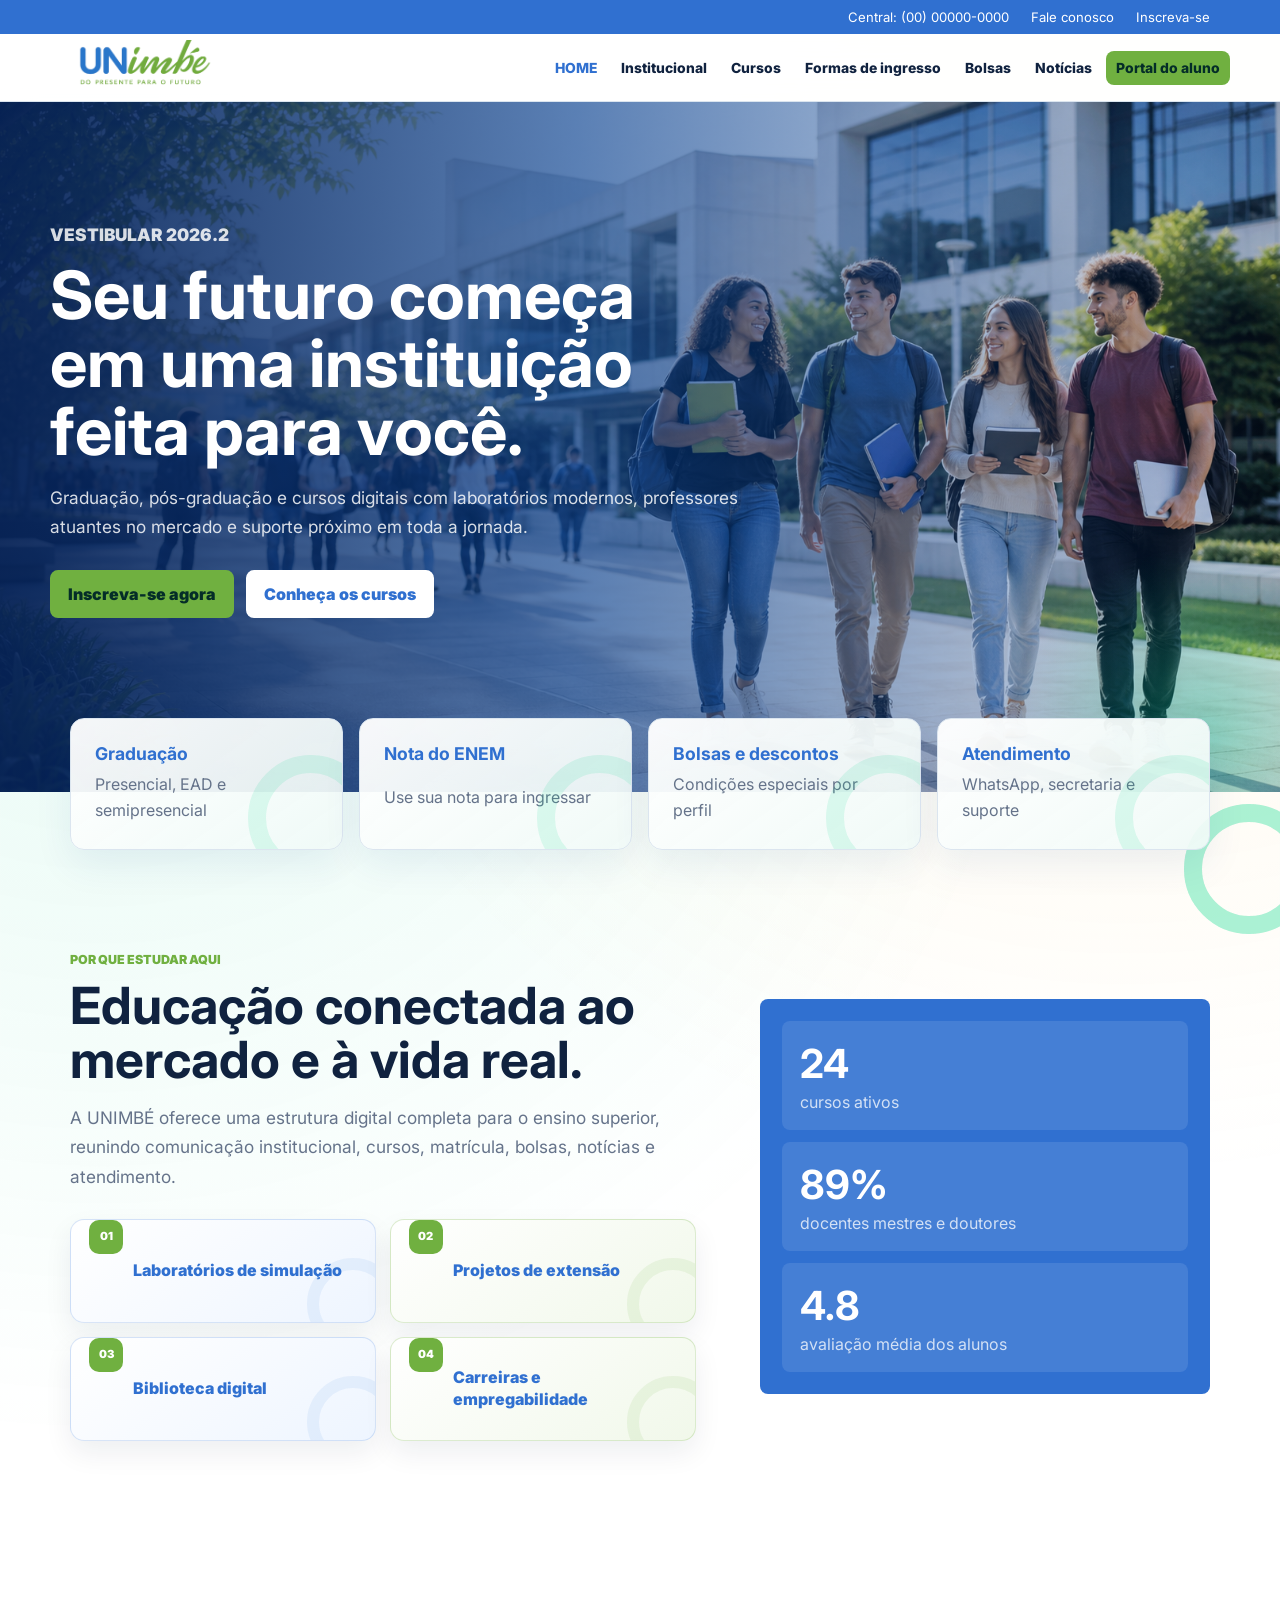
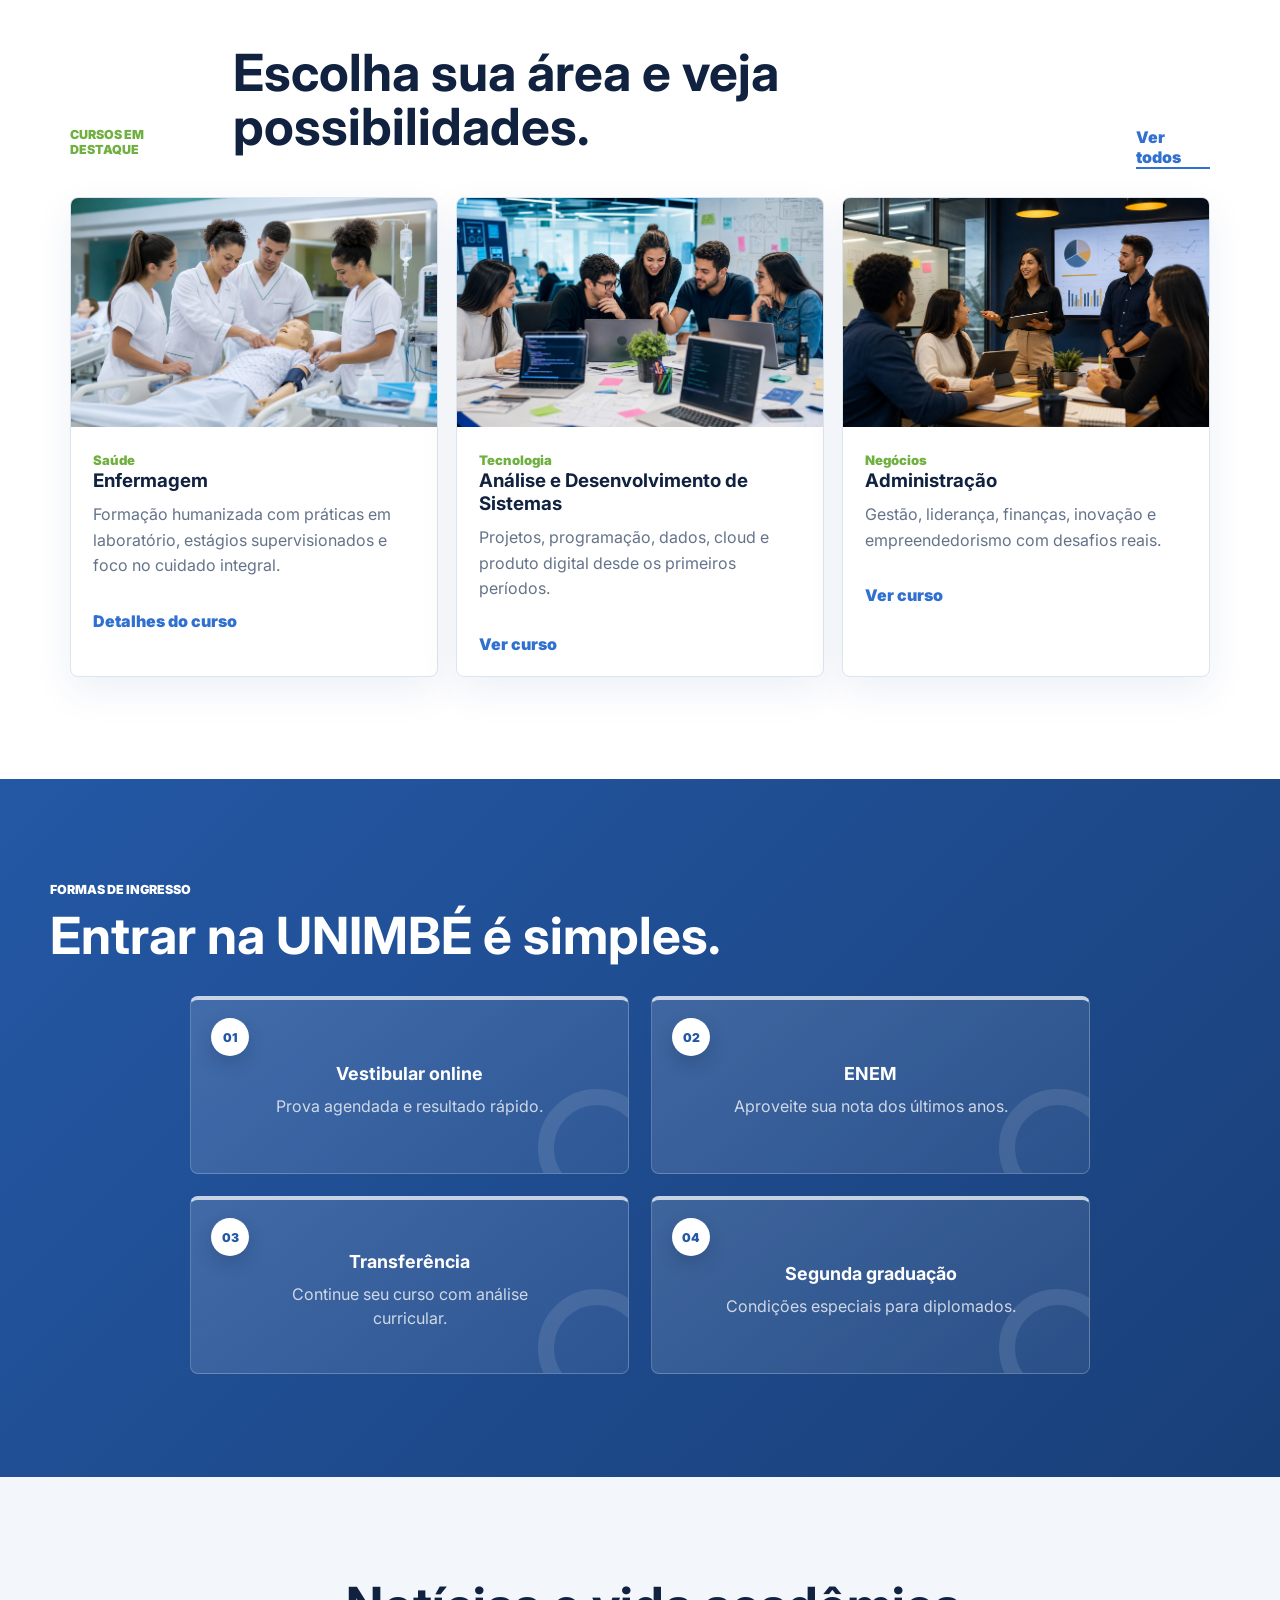
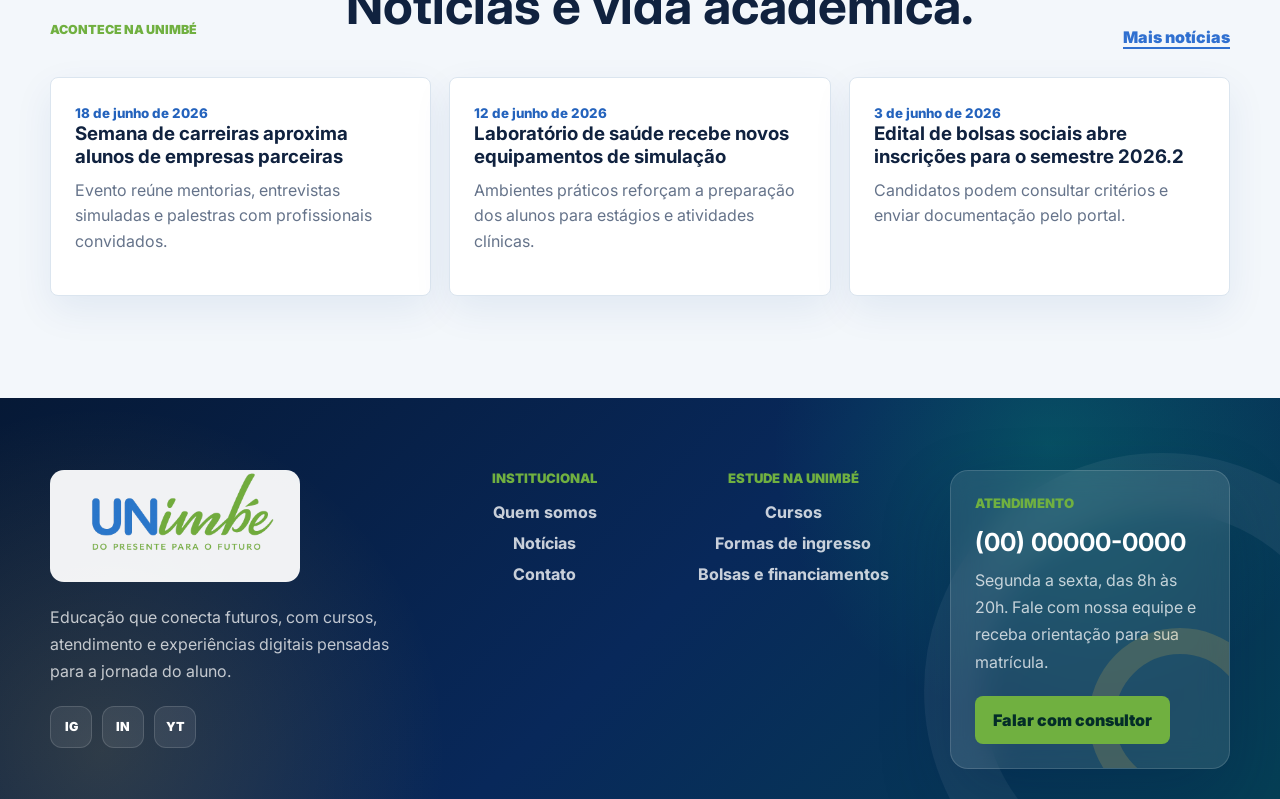
<file: index.html>
﻿<!doctype html>
<html lang="pt-BR">
  <head>
    <meta charset="utf-8">
    <meta name="viewport" content="width=device-width, initial-scale=1">
    <meta name="description" content="Site da UNIMBÉ, uma instituição de ensino superior moderna.">
    <title>UNIMBÉ | Ensino Superior</title>
    <link rel="preconnect" href="https://fonts.googleapis.com">
    <link rel="preconnect" href="https://fonts.gstatic.com" crossorigin>
    <link href="https://fonts.googleapis.com/css2?family=Inter:wght@400;500;600;700;800;900&display=swap" rel="stylesheet">
    <link rel="stylesheet" href="assets/styles.css">
  </head>
  <body>
<header class="topbar">
      <div class="topbar-inner">
        <span>Central: (00) 00000-0000</span>
        <a href="contato.html">Fale conosco</a>
        <a href="ingresso.html">Inscreva-se</a>
      </div>
    </header>

    <nav class="site-nav" data-nav-wrap>
      <a class="brand" href="index.html" aria-label="UNIMBÉ">
        <img class="brand-logo" src="assets/logo-unimbe.png" alt="UNIMBÉ">
        <span>
          <strong>UNIMBÉ</strong>
          <small>Educação que conecta futuros</small>
        </span>
      </a>
      <button class="menu-toggle" type="button" data-menu-toggle aria-label="Abrir menu" aria-expanded="false">
        <span></span><span></span>
      </button>
      <div class="nav-links" data-nav>
        <a class="current-page" href="index.html" aria-current="page">HOME</a>
        <div class="nav-dropdown institutional-menu"><button class="nav-trigger" type="button">Institucional</button><div class="nav-submenu"><a href="sobre.html"><span aria-hidden="true">›</span> Quem somos</a><a href="cpa.html"><span aria-hidden="true">›</span> CPA</a><a href="nap.html"><span aria-hidden="true">›</span> NAP</a></div></div>
        <div class="nav-dropdown"><a class="courses-link" href="cursos.html">Cursos</a><div class="nav-submenu"><a href="curso-enfermagem.html"><span aria-hidden="true">›</span> Enfermagem</a></div></div>
        <a href="ingresso.html">Formas de ingresso</a>
        <a href="bolsas.html">Bolsas</a>
        <a href="noticias.html">Notícias</a>
        <a class="portal-link" href="contato.html">Portal do aluno</a>
      </div>
    </nav>

    <main>
      <section class="hero">
        <img src="assets/campus-hero.png" alt="Estudantes caminhando em um campus universitário moderno">
        <div class="hero-overlay">
          <p class="eyebrow">Vestibular 2026.2</p>
          <h1 data-hero-title>Seu futuro começa em uma instituição feita para você.</h1>
          <p data-hero-description>Graduação, pós-graduação e cursos digitais com laboratórios modernos, professores atuantes no mercado e suporte próximo em toda a jornada.</p>
          <div class="hero-actions" data-hero-actions>
            <a class="btn primary" href="ingresso.html">Inscreva-se agora</a>
            <a class="btn light" href="cursos.html">Conheça os cursos</a>
          </div>
        </div>
      </section>

      <section class="quick-access" aria-label="Acessos rápidos">
        <a href="cursos.html">
          <strong>Graduação</strong>
          <span>Presencial, EAD e semipresencial</span>
        </a>
        <a href="ingresso.html">
          <strong>Nota do ENEM</strong>
          <span>Use sua nota para ingressar</span>
        </a>
        <a href="bolsas.html">
          <strong>Bolsas e descontos</strong>
          <span>Condições especiais por perfil</span>
        </a>
        <a href="contato.html">
          <strong>Atendimento</strong>
          <span>WhatsApp, secretaria e suporte</span>
        </a>
      </section>

      <section class="section split">
        <div>
          <p class="eyebrow">Por que estudar aqui</p>
          <h2>Educação conectada ao mercado e à vida real.</h2>
          <p class="lead">A UNIMBÉ oferece uma estrutura digital completa para o ensino superior, reunindo comunicação institucional, cursos, matrícula, bolsas, notícias e atendimento.</p>
          <div class="feature-list">
            <span>Laboratórios de simulação</span>
            <span>Projetos de extensão</span>
            <span>Biblioteca digital</span>
            <span>Carreiras e empregabilidade</span>
          </div>
        </div>
        <div class="stats-panel">
          <div><strong>24</strong><span>cursos ativos</span></div>
          <div><strong>89%</strong><span>docentes mestres e doutores</span></div>
          <div><strong>4.8</strong><span>avaliação média dos alunos</span></div>
        </div>
      </section>

      <section class="section courses-highlight">
        <div class="section-head">
          <p class="eyebrow">Cursos em destaque</p>
          <h2>Escolha sua área e veja possibilidades.</h2>
          <a href="cursos.html">Ver todos</a>
        </div>
        <div class="course-grid">
          <article class="course-card">
            <img src="assets/curso-enfermagem-card.png" alt="Estudantes de Enfermagem em laboratório de simulação">
            <div>
              <span>Saúde</span>
              <h3>Enfermagem</h3>
              <p>Formação humanizada com práticas em laboratório, estágios supervisionados e foco no cuidado integral.</p>
              <a href="curso-enfermagem.html">Detalhes do curso</a>
            </div>
          </article>
          <article class="course-card">
            <img src="assets/curso-sistemas-card.png" alt="Estudantes de tecnologia desenvolvendo um projeto em computadores">
            <div>
              <span>Tecnologia</span>
              <h3>Análise e Desenvolvimento de Sistemas</h3>
              <p>Projetos, programação, dados, cloud e produto digital desde os primeiros períodos.</p>
              <a href="cursos.html">Ver curso</a>
            </div>
          </article>
          <article class="course-card">
            <img src="assets/curso-administracao-card.png" alt="Estudantes de Administração apresentando um projeto de negócios">
            <div>
              <span>Negócios</span>
              <h3>Administração</h3>
              <p>Gestão, liderança, finanças, inovação e empreendedorismo com desafios reais.</p>
              <a href="cursos.html">Ver curso</a>
            </div>
          </article>
        </div>
      </section>

      <section class="section admission-band">
        <div>
          <p class="eyebrow">Formas de ingresso</p>
          <h2>Entrar na UNIMBÉ é simples.</h2>
        </div>
        <div class="admission-grid">
          <article><strong>Vestibular online</strong><span>Prova agendada e resultado rápido.</span></article>
          <article><strong>ENEM</strong><span>Aproveite sua nota dos últimos anos.</span></article>
          <article><strong>Transferência</strong><span>Continue seu curso com análise curricular.</span></article>
          <article><strong>Segunda graduação</strong><span>Condições especiais para diplomados.</span></article>
        </div>
      </section>

      <section class="section news-preview">
        <div class="section-head">
          <p class="eyebrow">Acontece na UNIMBÉ</p>
          <h2>Notícias e vida acadêmica.</h2>
          <a href="noticias.html">Mais notícias</a>
        </div>
        <div class="news-grid">
          <article>
            <small>18 de junho de 2026</small>
            <h3>Semana de carreiras aproxima alunos de empresas parceiras</h3>
            <p>Evento reúne mentorias, entrevistas simuladas e palestras com profissionais convidados.</p>
          </article>
          <article>
            <small>12 de junho de 2026</small>
            <h3>Laboratório de saúde recebe novos equipamentos de simulação</h3>
            <p>Ambientes práticos reforçam a preparação dos alunos para estágios e atividades clínicas.</p>
          </article>
          <article>
            <small>3 de junho de 2026</small>
            <h3>Edital de bolsas sociais abre inscrições para o semestre 2026.2</h3>
            <p>Candidatos podem consultar critérios e enviar documentação pelo portal.</p>
          </article>
        </div>
      </section>
    </main>

        <footer class="footer">
      <div class="footer-main">
        <div class="footer-brand-block">
          <img src="assets/logo-unimbe.png" alt="UNIMBÉ">
          <p>Educação que conecta futuros, com cursos, atendimento e experiências digitais pensadas para a jornada do aluno.</p>
          <div class="footer-social" aria-label="Redes sociais">
            <a href="contato.html" aria-label="Instagram">IG</a>
            <a href="contato.html" aria-label="LinkedIn">IN</a>
            <a href="contato.html" aria-label="YouTube">YT</a>
          </div>
        </div>

        <div class="footer-links">
          <strong>Institucional</strong>
          <a href="sobre.html">Quem somos</a>
          <a href="noticias.html">Notícias</a>
          <a href="contato.html">Contato</a>
        </div>

        <div class="footer-links">
          <strong>Estude na UNIMBÉ</strong>
          <a href="cursos.html">Cursos</a>
          <a href="ingresso.html">Formas de ingresso</a>
          <a href="bolsas.html">Bolsas e financiamentos</a>
        </div>

        <div class="footer-contact-card">
          <span>Atendimento</span>
          <strong>(00) 00000-0000</strong>
          <p>Segunda a sexta, das 8h às 20h. Fale com nossa equipe e receba orientação para sua matrícula.</p>
          <a class="btn primary" href="contato.html">Falar com consultor</a>
        </div>
      </div>

    </footer>
    <script src="assets/app.js"></script>
  </body>
</html>
</file>
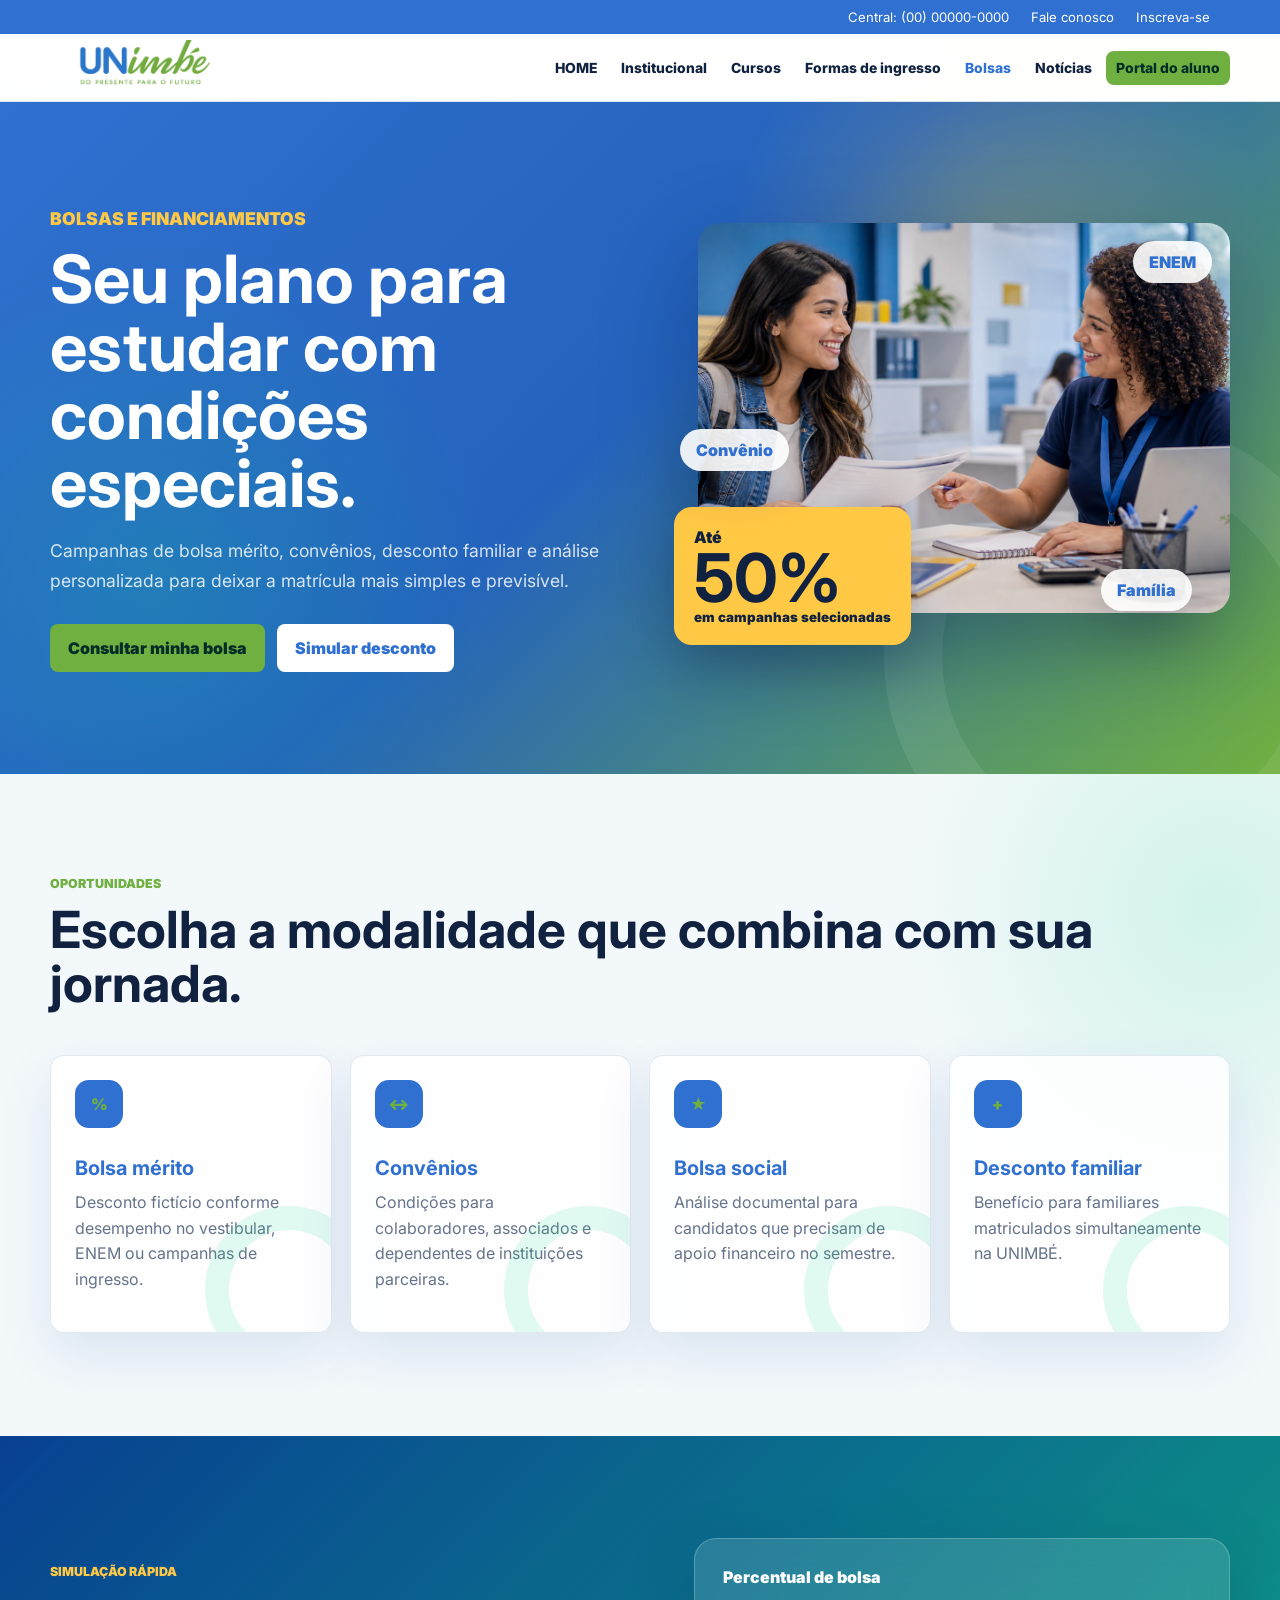
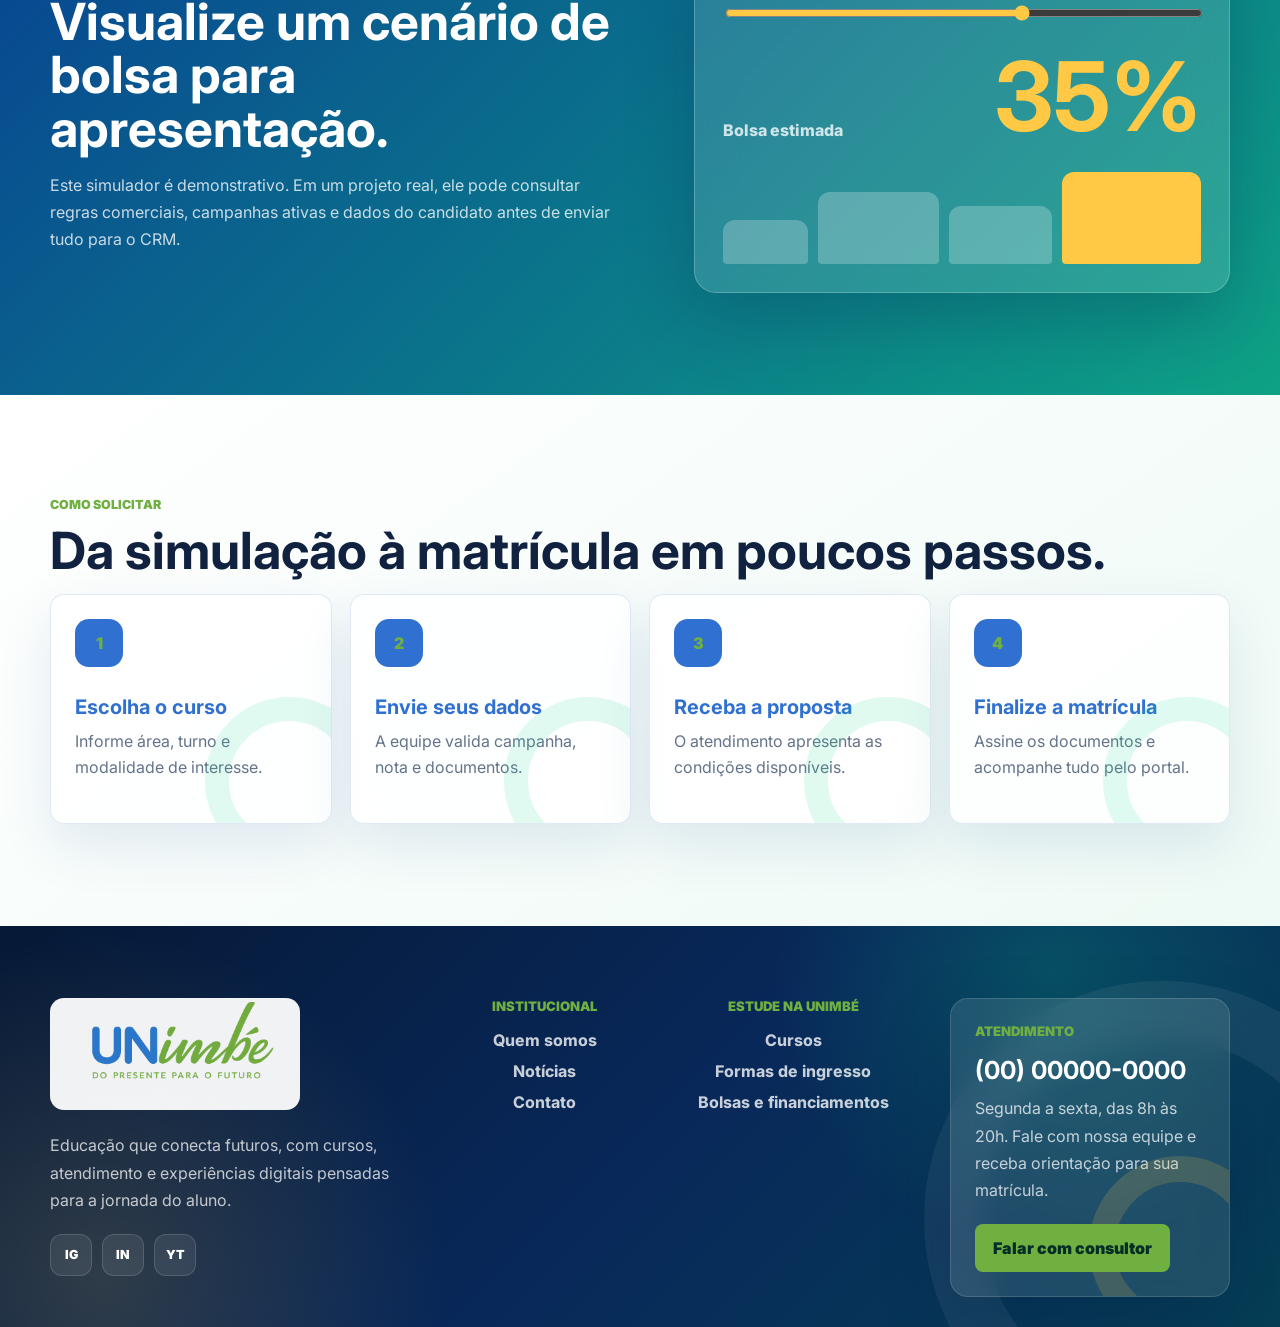
<file: bolsas.html>
﻿<!doctype html>
<html lang="pt-BR">
  <head>
    <meta charset="utf-8">
    <meta name="viewport" content="width=device-width, initial-scale=1">
    <title>Bolsas | UNIMBÉ</title>
    <link rel="preconnect" href="https://fonts.googleapis.com">
    <link rel="preconnect" href="https://fonts.gstatic.com" crossorigin>
    <link href="https://fonts.googleapis.com/css2?family=Inter:wght@400;500;600;700;800;900&display=swap" rel="stylesheet">
    <link rel="stylesheet" href="assets/styles.css">
  </head>
  <body>
<header class="topbar">
      <div class="topbar-inner">
        <span>Central: (00) 00000-0000</span>
        <a href="contato.html">Fale conosco</a>
        <a href="ingresso.html">Inscreva-se</a>
      </div>
    </header>

    <nav class="site-nav" data-nav-wrap>
      <a class="brand" href="index.html">
        <img class="brand-logo" src="assets/logo-unimbe.png" alt="UNIMBÉ">
        <span><strong>UNIMBÉ</strong><small>Educação que conecta futuros</small></span>
      </a>
      <button class="menu-toggle" type="button" data-menu-toggle aria-label="Abrir menu" aria-expanded="false">
        <span></span><span></span>
      </button>
      <div class="nav-links" data-nav>
        <a href="index.html">HOME</a>
        <div class="nav-dropdown institutional-menu"><button class="nav-trigger" type="button">Institucional</button><div class="nav-submenu"><a href="sobre.html"><span aria-hidden="true">›</span> Quem somos</a><a href="cpa.html"><span aria-hidden="true">›</span> CPA</a><a href="nap.html"><span aria-hidden="true">›</span> NAP</a></div></div>
        <div class="nav-dropdown"><a class="courses-link" href="cursos.html">Cursos</a><div class="nav-submenu"><a href="curso-enfermagem.html"><span aria-hidden="true">›</span> Enfermagem</a></div></div>
        <a href="ingresso.html">Formas de ingresso</a>
        <a href="bolsas.html">Bolsas</a>
        <a href="noticias.html">Notícias</a>
        <a class="portal-link" href="contato.html">Portal do aluno</a>
      </div>
    </nav>

    <main>
      <section class="scholarship-hero">
        <div class="scholarship-copy">
          <p class="eyebrow">Bolsas e financiamentos</p>
          <h1>Seu plano para estudar com condições especiais.</h1>
          <p>
            Campanhas de bolsa mérito, convênios, desconto familiar e análise personalizada
            para deixar a matrícula mais simples e previsível.
          </p>
          <div class="hero-actions">
            <a class="btn primary" href="contato.html">Consultar minha bolsa</a>
            <a class="btn light" href="#simulador">Simular desconto</a>
          </div>
        </div>

        <div class="scholarship-card-showcase" aria-hidden="true">
          <img src="assets/hero-bolsas.png" alt="">
          <div class="discount-ticket">
            <span>Até</span>
            <strong>50%</strong>
            <small>em campanhas selecionadas</small>
          </div>
          <div class="floating-note note-a">ENEM</div>
          <div class="floating-note note-b">Convênio</div>
          <div class="floating-note note-c">Família</div>
        </div>
      </section>

      <section class="scholarship-types">
        <div class="section-head">
          <div>
            <p class="eyebrow">Oportunidades</p>
            <h2>Escolha a modalidade que combina com sua jornada.</h2>
          </div>
        </div>

        <div class="scholarship-grid">
          <article>
            <span class="scholarship-icon">%</span>
            <strong>Bolsa mérito</strong>
            <p>Desconto fictício conforme desempenho no vestibular, ENEM ou campanhas de ingresso.</p>
          </article>
          <article>
            <span class="scholarship-icon">↔</span>
            <strong>Convênios</strong>
            <p>Condições para colaboradores, associados e dependentes de instituições parceiras.</p>
          </article>
          <article>
            <span class="scholarship-icon">★</span>
            <strong>Bolsa social</strong>
            <p>Análise documental para candidatos que precisam de apoio financeiro no semestre.</p>
          </article>
          <article>
            <span class="scholarship-icon">+</span>
            <strong>Desconto familiar</strong>
            <p>Benefício para familiares matriculados simultaneamente na UNIMBÉ.</p>
          </article>
        </div>
      </section>

      <section class="scholarship-simulator" id="simulador">
        <div>
          <p class="eyebrow">Simulação rápida</p>
          <h2>Visualize um cenário de bolsa para apresentação.</h2>
          <p>
            Este simulador é demonstrativo. Em um projeto real, ele pode consultar regras comerciais,
            campanhas ativas e dados do candidato antes de enviar tudo para o CRM.
          </p>
        </div>

        <div class="simulator-panel">
          <label for="discountRange">Percentual de bolsa</label>
          <input id="discountRange" type="range" min="10" max="50" value="35" step="5" data-discount-range>
          <div class="simulator-result">
            <span>Bolsa estimada</span>
            <strong data-discount-value>35%</strong>
          </div>
          <div class="simulator-bars" aria-hidden="true">
            <span></span><span></span><span></span><span></span>
          </div>
        </div>
      </section>

      <section class="scholarship-steps">
        <p class="eyebrow">Como solicitar</p>
        <h2>Da simulação à matrícula em poucos passos.</h2>
        <div class="steps-grid">
          <article><span>1</span><strong>Escolha o curso</strong><p>Informe área, turno e modalidade de interesse.</p></article>
          <article><span>2</span><strong>Envie seus dados</strong><p>A equipe valida campanha, nota e documentos.</p></article>
          <article><span>3</span><strong>Receba a proposta</strong><p>O atendimento apresenta as condições disponíveis.</p></article>
          <article><span>4</span><strong>Finalize a matrícula</strong><p>Assine os documentos e acompanhe tudo pelo portal.</p></article>
        </div>
      </section>
    </main>

        <footer class="footer">
      <div class="footer-main">
        <div class="footer-brand-block">
          <img src="assets/logo-unimbe.png" alt="UNIMBÉ">
          <p>Educação que conecta futuros, com cursos, atendimento e experiências digitais pensadas para a jornada do aluno.</p>
          <div class="footer-social" aria-label="Redes sociais">
            <a href="contato.html" aria-label="Instagram">IG</a>
            <a href="contato.html" aria-label="LinkedIn">IN</a>
            <a href="contato.html" aria-label="YouTube">YT</a>
          </div>
        </div>

        <div class="footer-links">
          <strong>Institucional</strong>
          <a href="sobre.html">Quem somos</a>
          <a href="noticias.html">Notícias</a>
          <a href="contato.html">Contato</a>
        </div>

        <div class="footer-links">
          <strong>Estude na UNIMBÉ</strong>
          <a href="cursos.html">Cursos</a>
          <a href="ingresso.html">Formas de ingresso</a>
          <a href="bolsas.html">Bolsas e financiamentos</a>
        </div>

        <div class="footer-contact-card">
          <span>Atendimento</span>
          <strong>(00) 00000-0000</strong>
          <p>Segunda a sexta, das 8h às 20h. Fale com nossa equipe e receba orientação para sua matrícula.</p>
          <a class="btn primary" href="contato.html">Falar com consultor</a>
        </div>
      </div>

    </footer>

    <script src="assets/app.js"></script>
  </body>
</html>
</file>
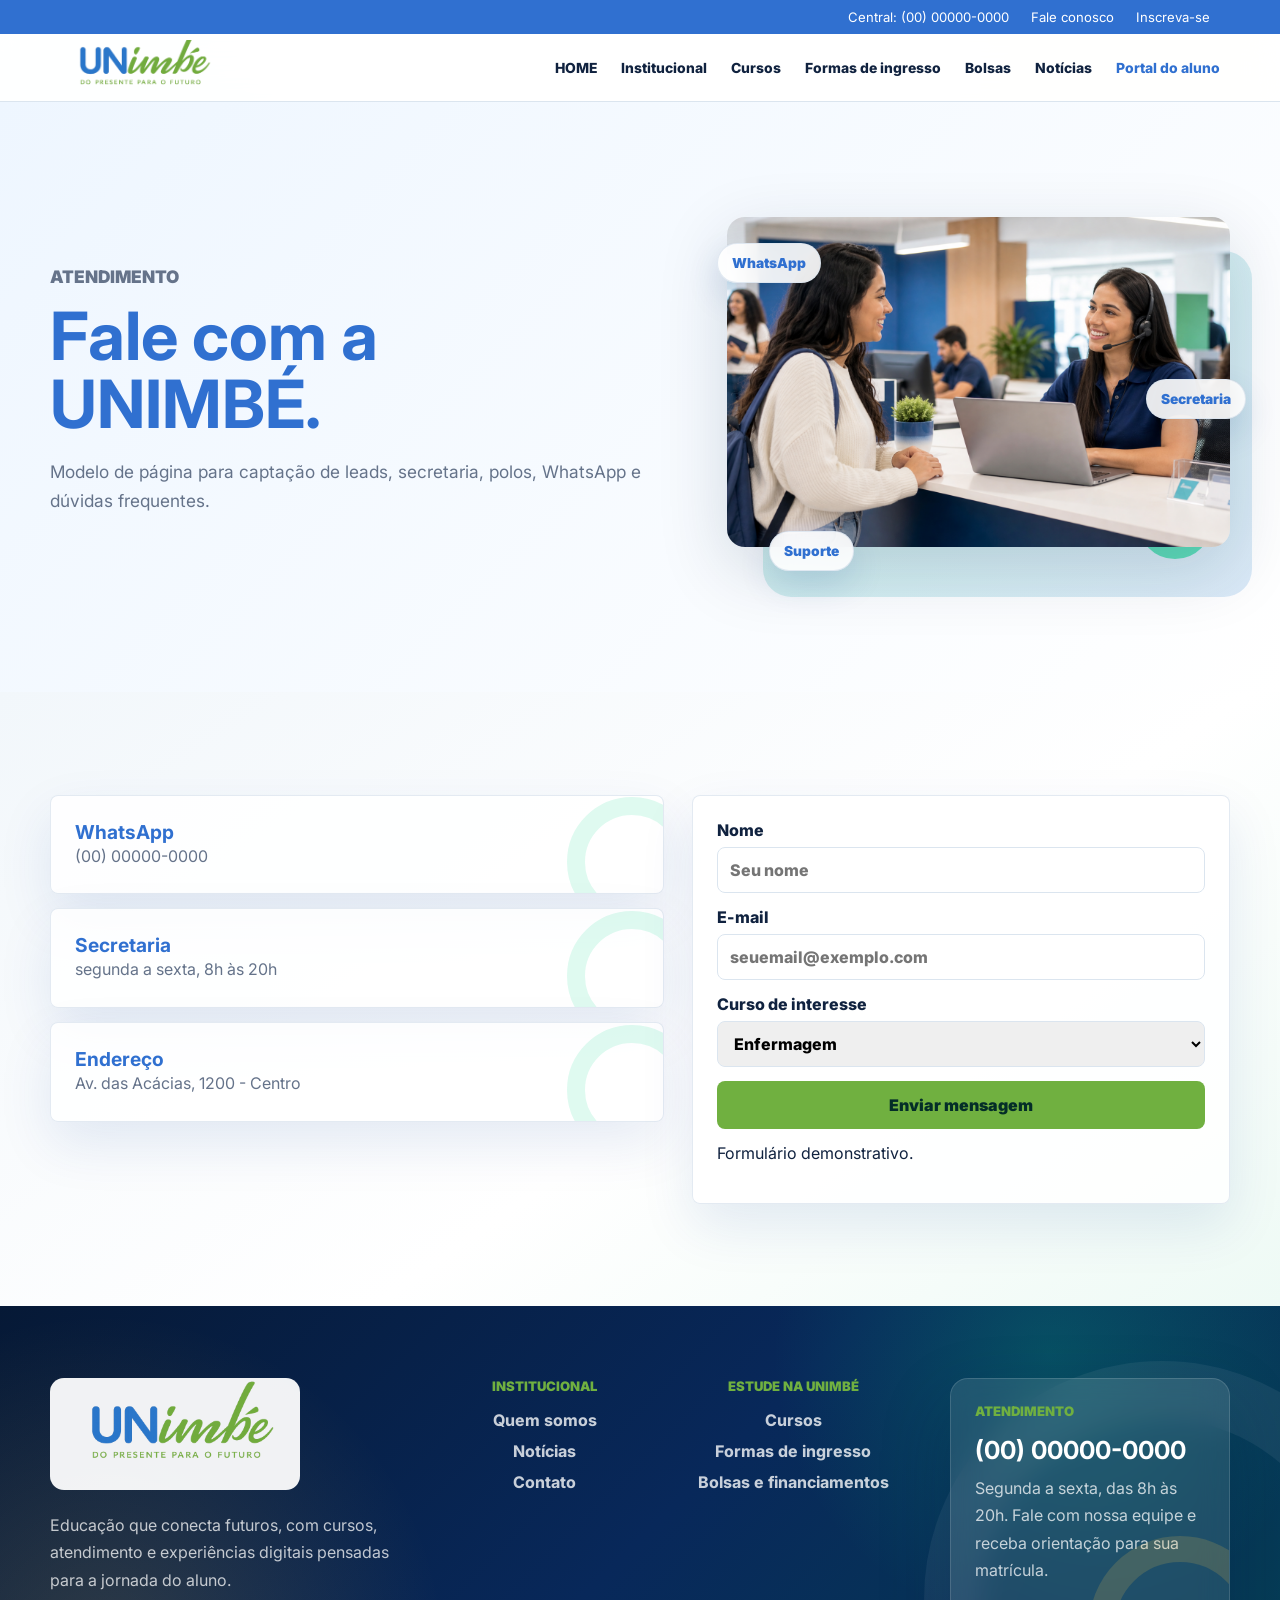
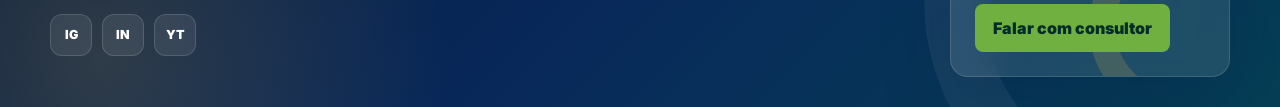
<file: contato.html>
﻿<!doctype html>
<html lang="pt-BR">
  <head><meta charset="utf-8"><meta name="viewport" content="width=device-width, initial-scale=1"><title>Contato | UNIMBÉ</title><link rel="preconnect" href="https://fonts.googleapis.com"><link rel="preconnect" href="https://fonts.gstatic.com" crossorigin><link href="https://fonts.googleapis.com/css2?family=Inter:wght@400;500;600;700;800;900&display=swap" rel="stylesheet"><link rel="stylesheet" href="assets/styles.css"></head>
  <body>
<header class="topbar"><div class="topbar-inner"><span>Central: (00) 00000-0000</span><a href="contato.html">Fale conosco</a><a href="ingresso.html">Inscreva-se</a></div></header>
    <nav class="site-nav" data-nav-wrap><a class="brand" href="index.html"><img class="brand-logo" src="assets/logo-unimbe.png" alt="UNIMBÉ"><span><strong>UNIMBÉ</strong><small>Educação que conecta futuros</small></span></a><button class="menu-toggle" type="button" data-menu-toggle aria-label="Abrir menu" aria-expanded="false"><span></span><span></span></button><div class="nav-links" data-nav><a href="index.html">HOME</a><div class="nav-dropdown institutional-menu"><button class="nav-trigger" type="button">Institucional</button><div class="nav-submenu"><a href="sobre.html"><span aria-hidden="true">›</span> Quem somos</a><a href="cpa.html"><span aria-hidden="true">›</span> CPA</a><a href="nap.html"><span aria-hidden="true">›</span> NAP</a></div></div><div class="nav-dropdown"><a class="courses-link" href="cursos.html">Cursos</a><div class="nav-submenu"><a href="curso-enfermagem.html"><span aria-hidden="true">›</span> Enfermagem</a></div></div><a href="ingresso.html">Formas de ingresso</a><a href="bolsas.html">Bolsas</a><a href="noticias.html">Notícias</a><a class="portal-link" href="contato.html">Portal do aluno</a></div></nav>
    <main>
      <section class="page-hero page-hero-media"><div class="page-hero-copy"><p class="eyebrow">Atendimento</p><h1>Fale com a UNIMBÉ.</h1><p>Modelo de página para captação de leads, secretaria, polos, WhatsApp e dúvidas frequentes.</p></div><div class="hero-media contact-motion" aria-hidden="true"><img src="assets/hero-contato.png" alt=""><span class="motion-chip chip-a">WhatsApp</span><span class="motion-chip chip-b">Secretaria</span><span class="motion-chip chip-c">Suporte</span><span class="orbit-dot"></span></div></section>
      <section class="section contact-layout">
        <div class="contact-options"><article><strong>WhatsApp</strong><span>(00) 00000-0000</span></article><article><strong>Secretaria</strong><span>segunda a sexta, 8h às 20h</span></article><article><strong>Endereço</strong><span>Av. das Acácias, 1200 - Centro</span></article></div>
        <form class="contact-form"><label>Nome<input type="text" placeholder="Seu nome"></label><label>E-mail<input type="email" placeholder="seuemail@exemplo.com"></label><label>Curso de interesse<select><option>Enfermagem</option><option>Administração</option><option>Análise e Desenvolvimento de Sistemas</option></select></label><button class="btn primary" type="submit">Enviar mensagem</button><p data-form-note>Formulário demonstrativo.</p></form>
      </section>
    </main>
        <footer class="footer">
      <div class="footer-main">
        <div class="footer-brand-block">
          <img src="assets/logo-unimbe.png" alt="UNIMBÉ">
          <p>Educação que conecta futuros, com cursos, atendimento e experiências digitais pensadas para a jornada do aluno.</p>
          <div class="footer-social" aria-label="Redes sociais">
            <a href="contato.html" aria-label="Instagram">IG</a>
            <a href="contato.html" aria-label="LinkedIn">IN</a>
            <a href="contato.html" aria-label="YouTube">YT</a>
          </div>
        </div>

        <div class="footer-links">
          <strong>Institucional</strong>
          <a href="sobre.html">Quem somos</a>
          <a href="noticias.html">Notícias</a>
          <a href="contato.html">Contato</a>
        </div>

        <div class="footer-links">
          <strong>Estude na UNIMBÉ</strong>
          <a href="cursos.html">Cursos</a>
          <a href="ingresso.html">Formas de ingresso</a>
          <a href="bolsas.html">Bolsas e financiamentos</a>
        </div>

        <div class="footer-contact-card">
          <span>Atendimento</span>
          <strong>(00) 00000-0000</strong>
          <p>Segunda a sexta, das 8h às 20h. Fale com nossa equipe e receba orientação para sua matrícula.</p>
          <a class="btn primary" href="contato.html">Falar com consultor</a>
        </div>
      </div>

    </footer>
    <script src="assets/app.js"></script>
  </body>
</html>
</file>
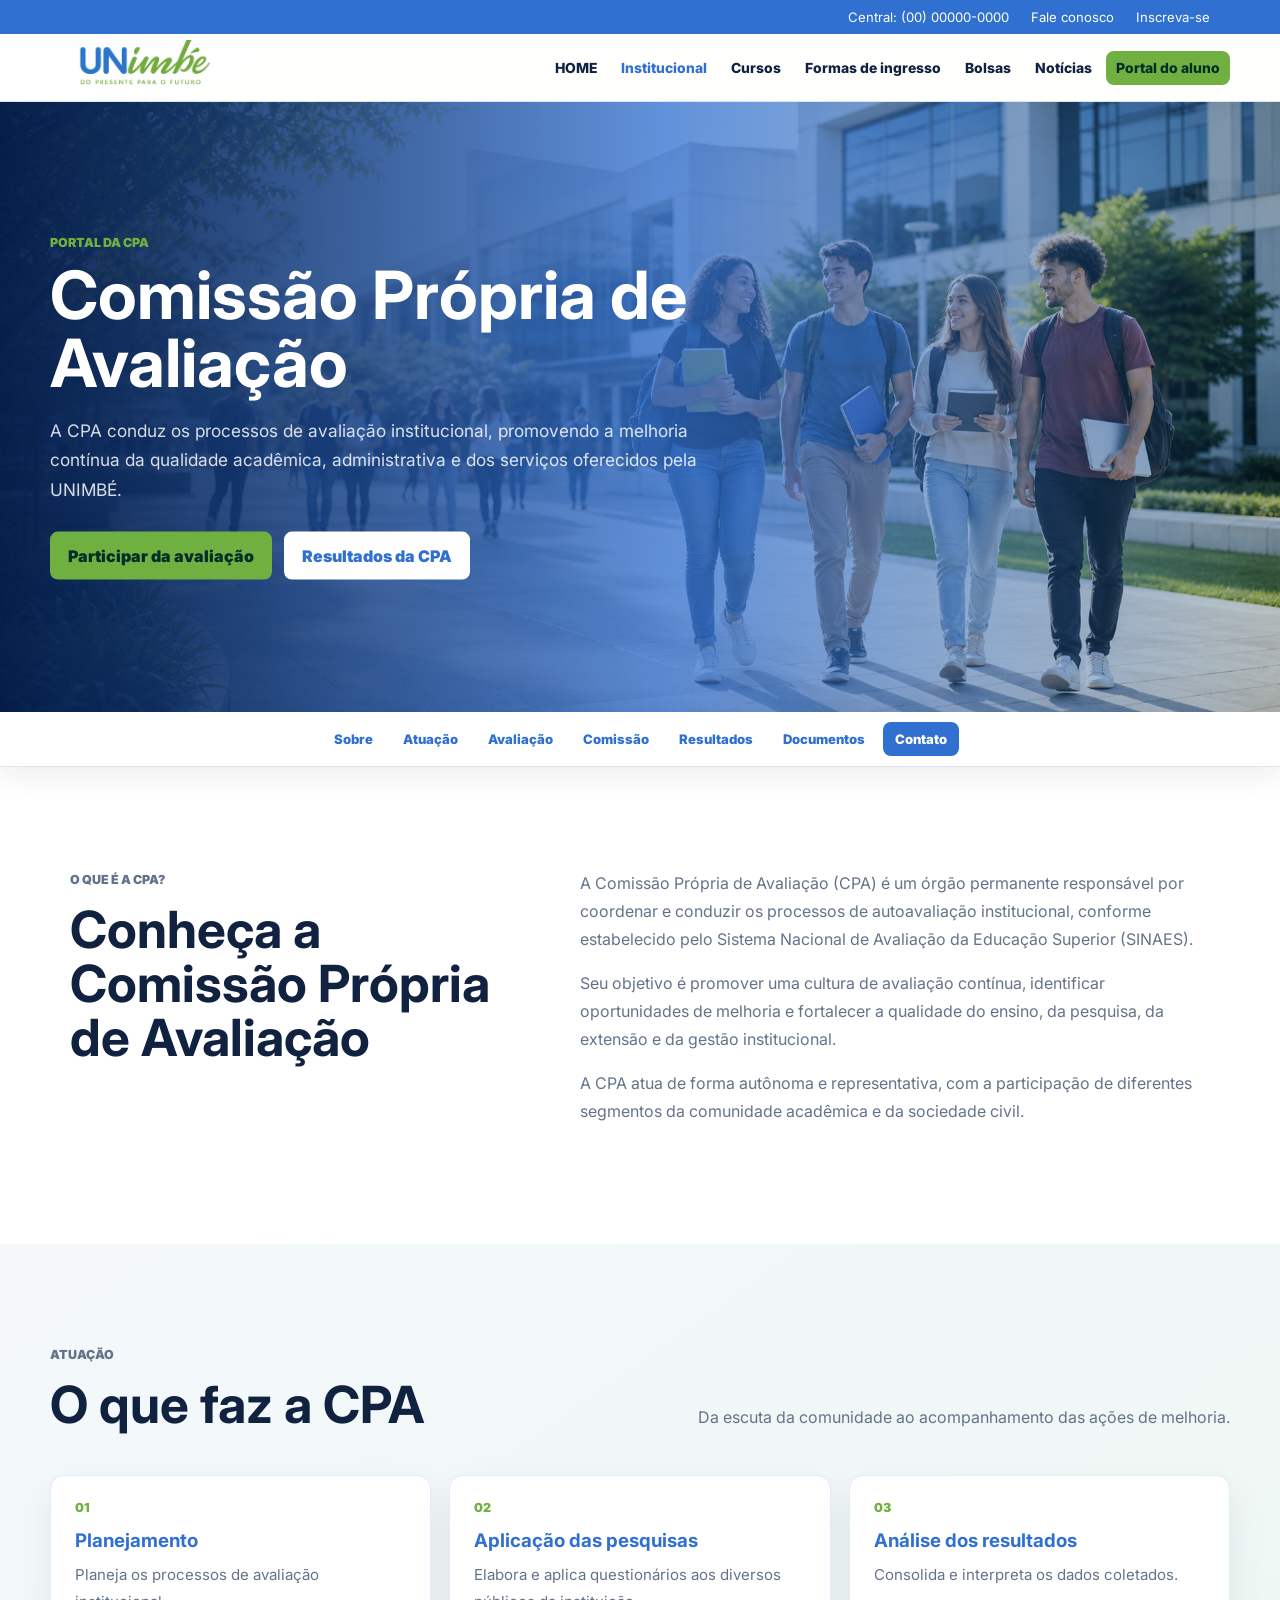
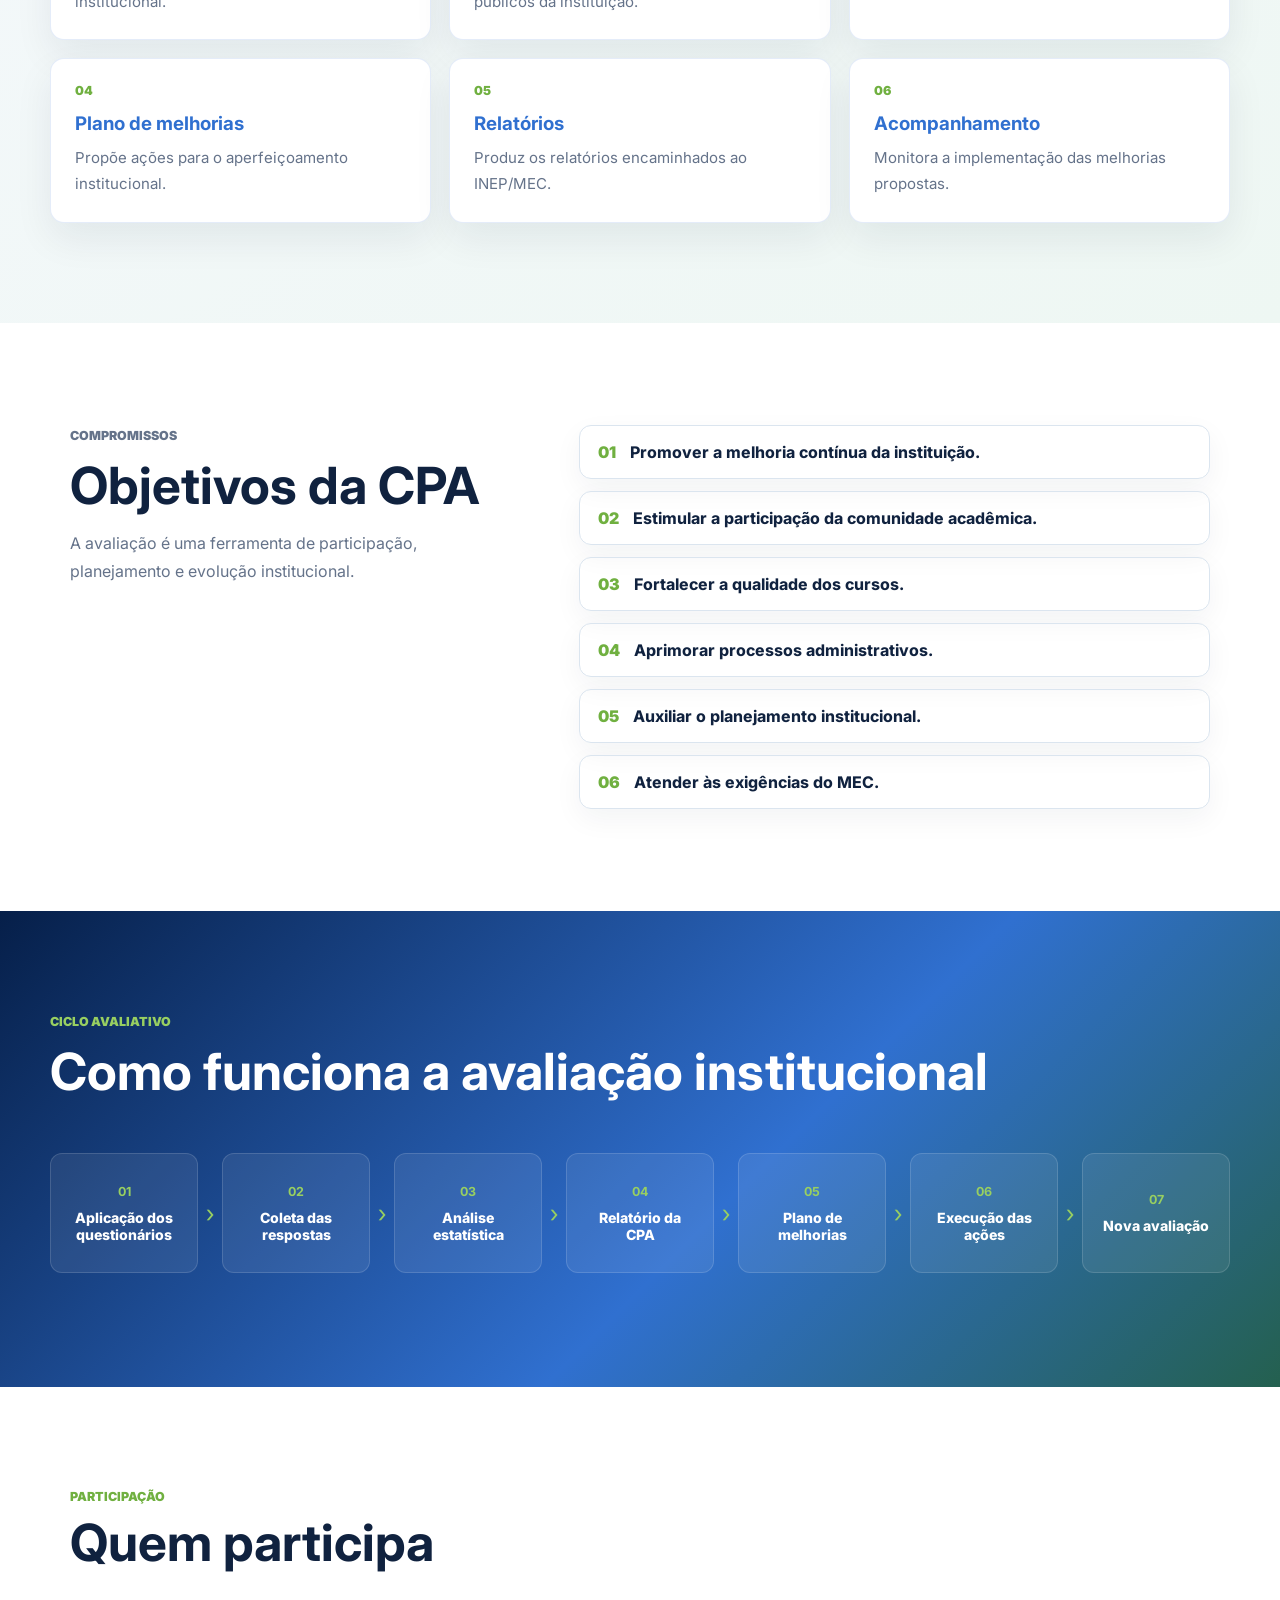
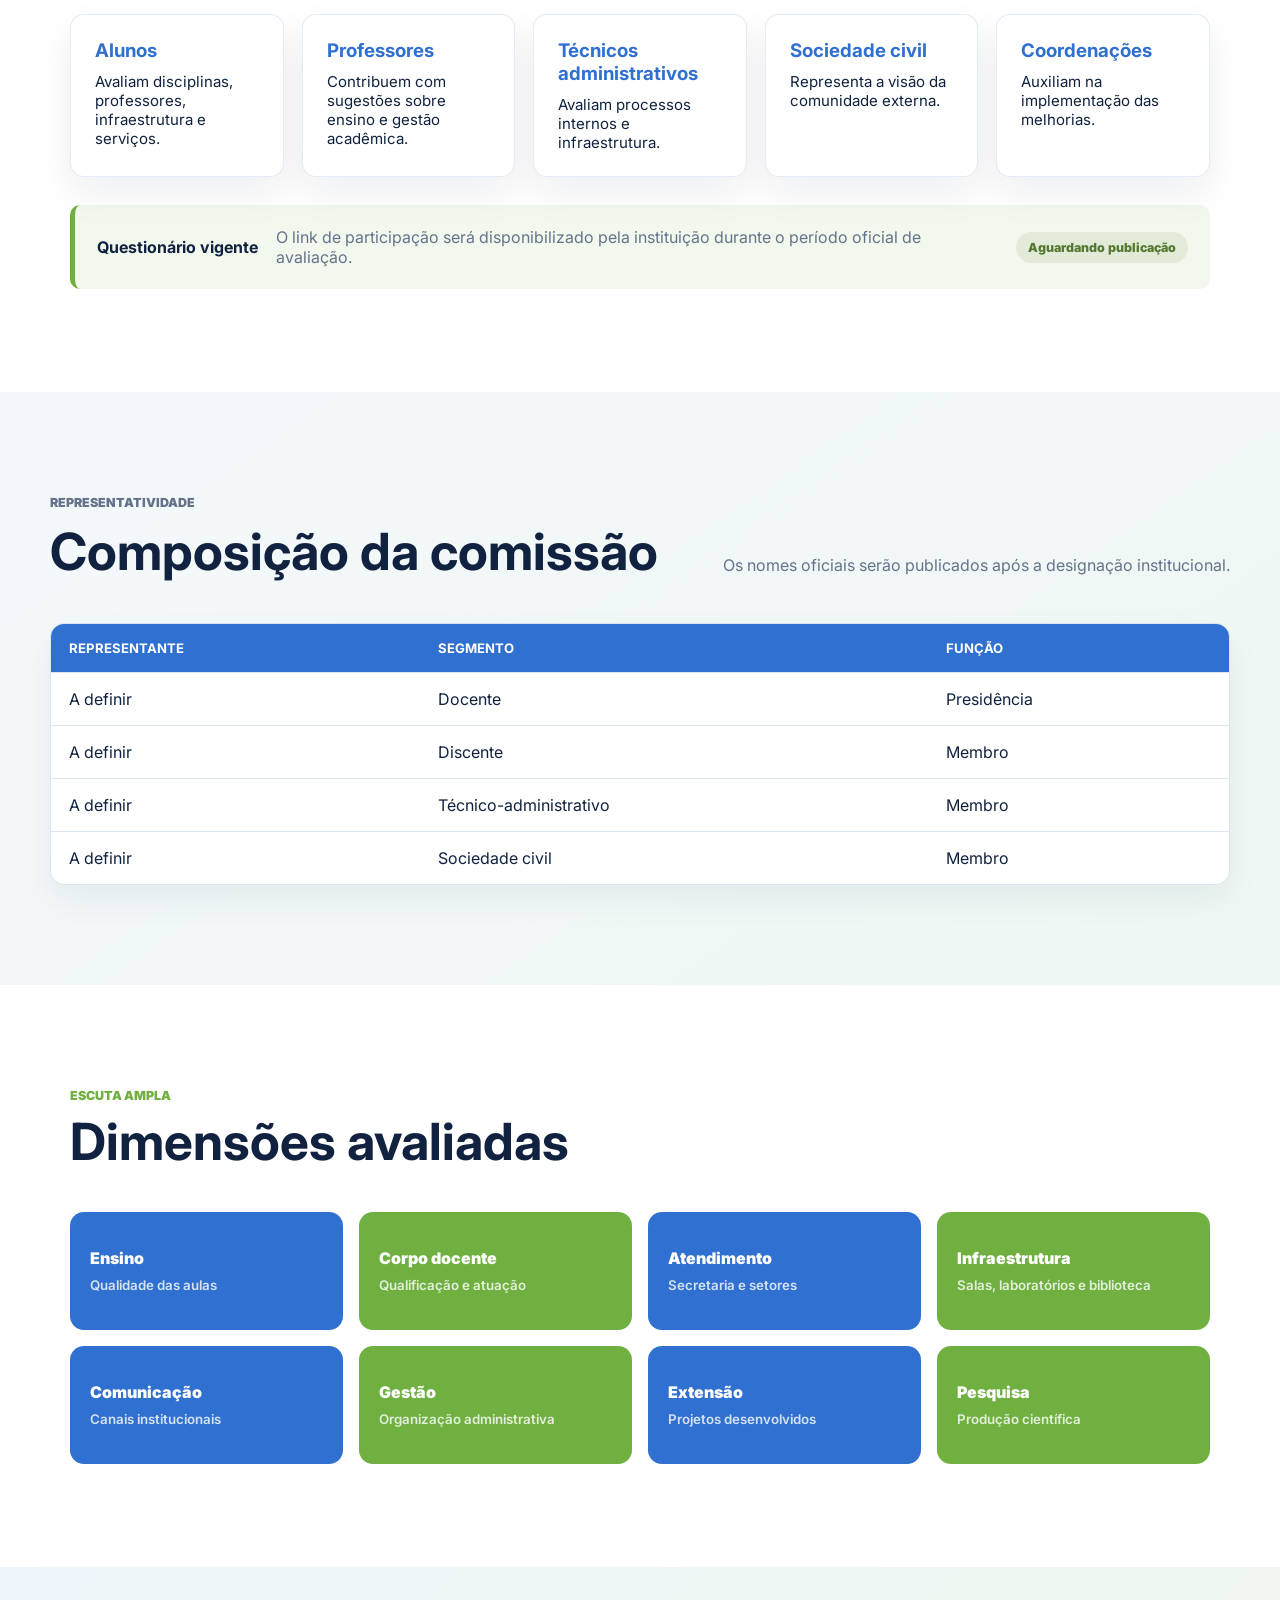
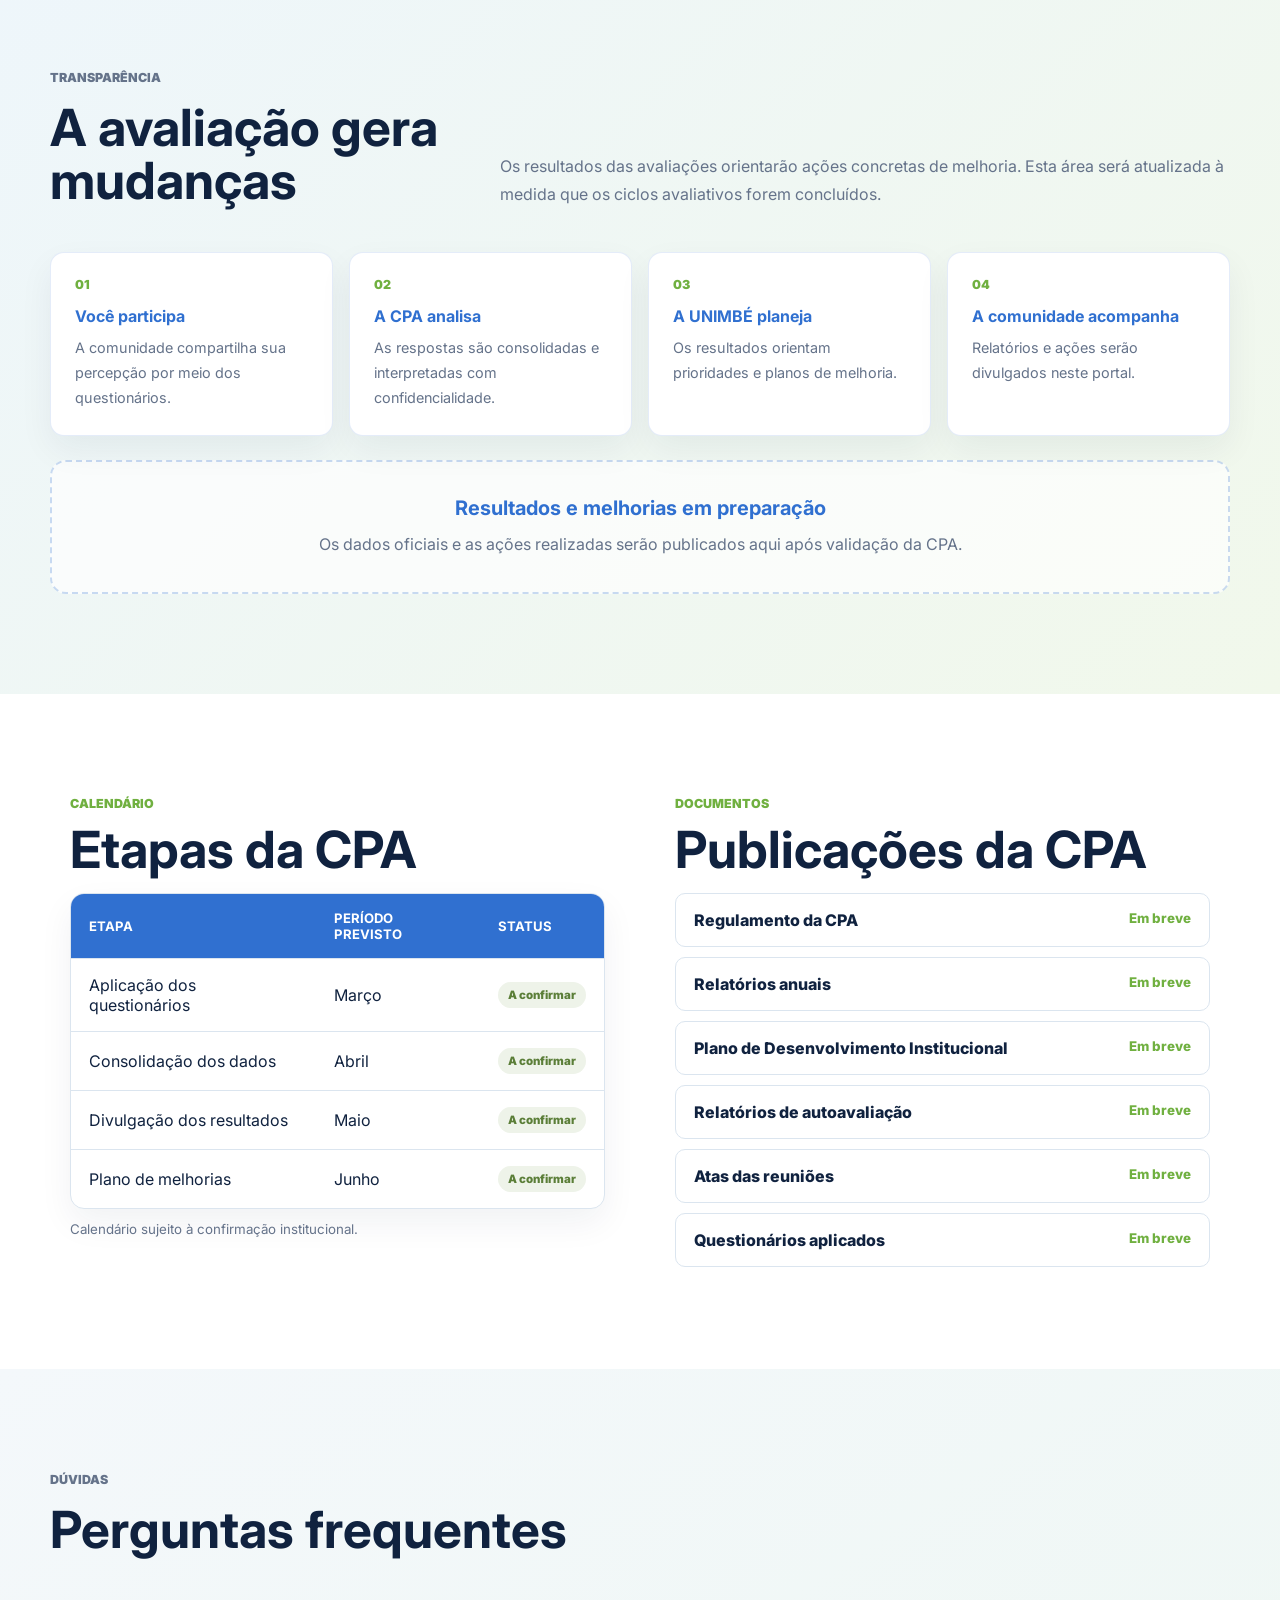
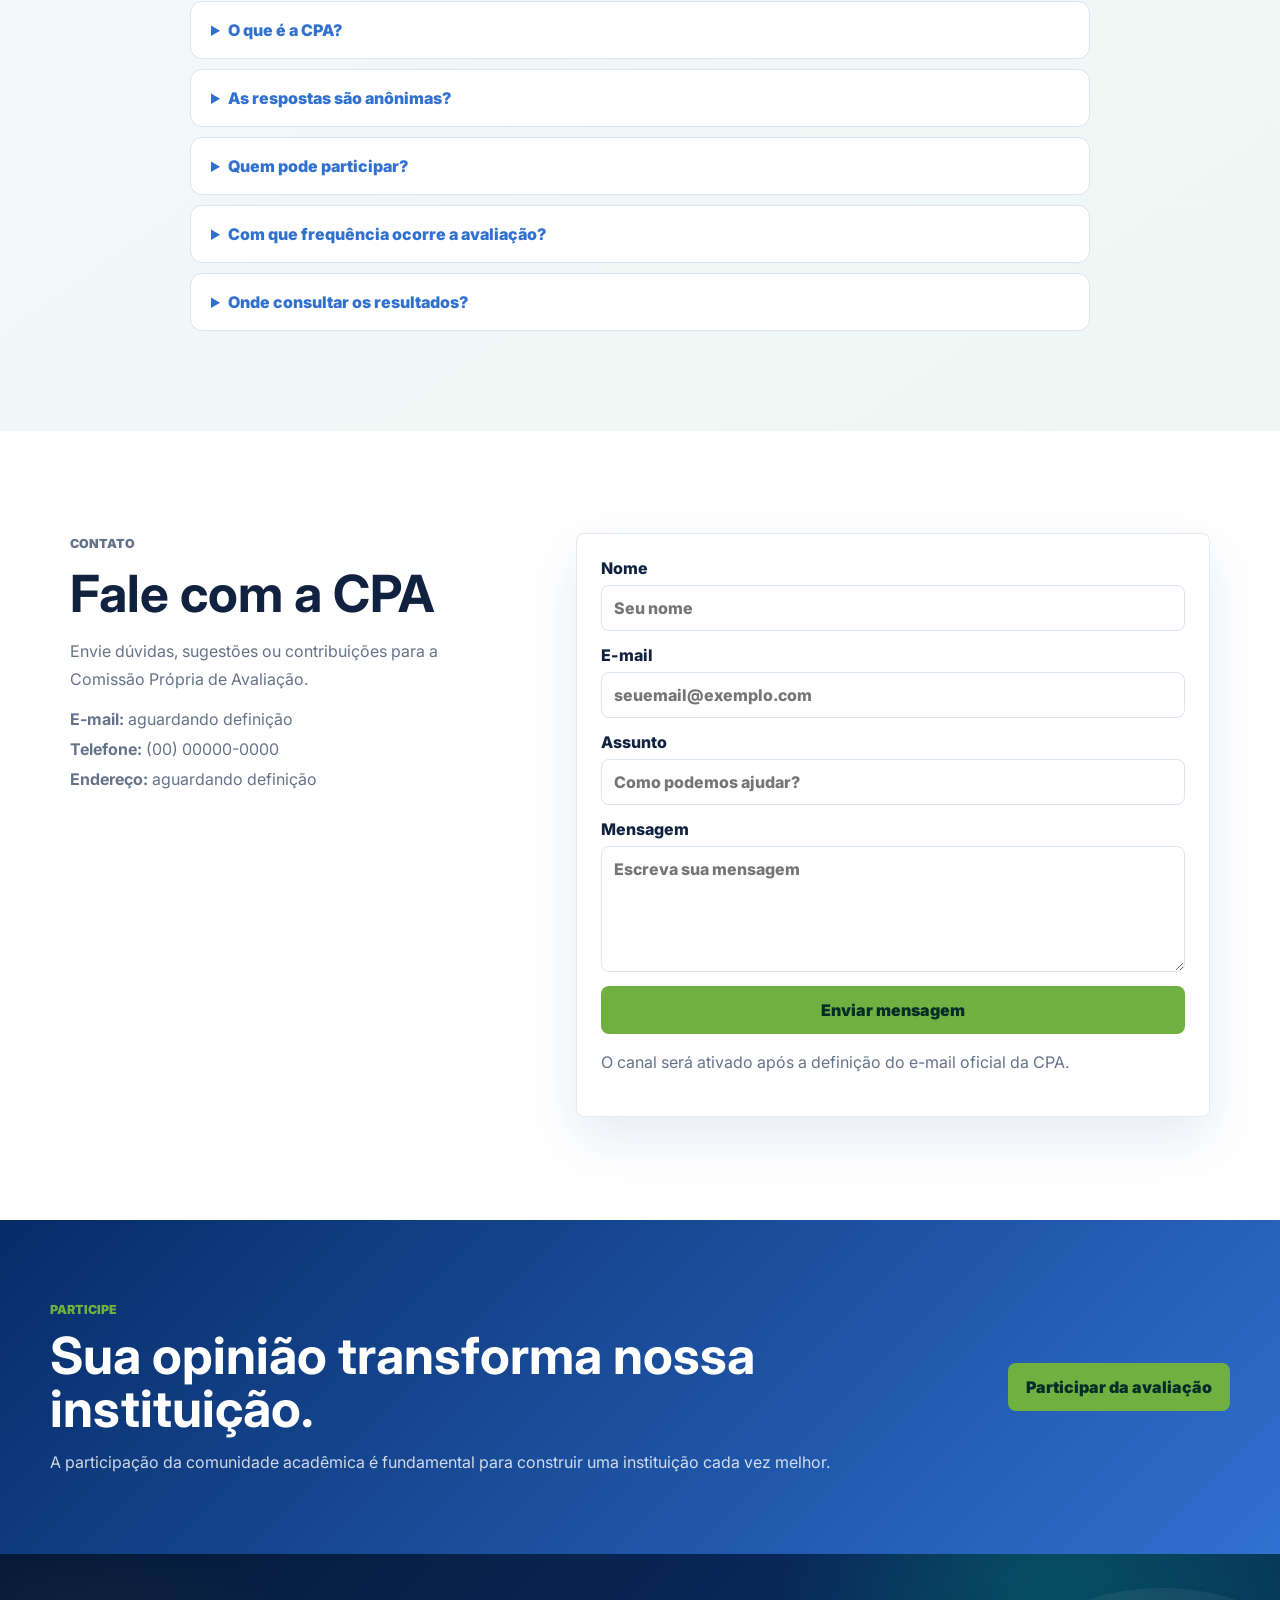
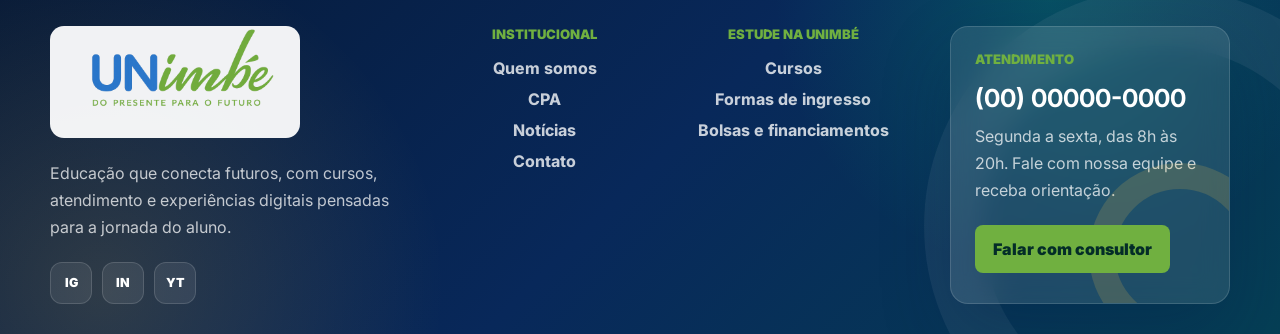
<file: cpa.html>
<!doctype html>
<html lang="pt-BR">
  <head>
    <meta charset="utf-8">
    <meta name="viewport" content="width=device-width, initial-scale=1">
    <meta name="description" content="Portal da Comissão Própria de Avaliação da UNIMBÉ.">
    <title>CPA | UNIMBÉ</title>
    <link rel="preconnect" href="https://fonts.googleapis.com">
    <link rel="preconnect" href="https://fonts.gstatic.com" crossorigin>
    <link href="https://fonts.googleapis.com/css2?family=Inter:wght@400;500;600;700;800;900&display=swap" rel="stylesheet">
    <link rel="stylesheet" href="assets/cpa-styles.css">
  </head>
  <body>
    <header class="topbar">
      <div class="topbar-inner"><span>Central: (00) 00000-0000</span><a href="contato.html">Fale conosco</a><a href="ingresso.html">Inscreva-se</a></div>
    </header>

    <nav class="site-nav" data-nav-wrap>
      <a class="brand" href="index.html" aria-label="UNIMBÉ"><img class="brand-logo" src="assets/logo-unimbe.png" alt="UNIMBÉ"><span><strong>UNIMBÉ</strong><small>Educação que conecta futuros</small></span></a>
      <button class="menu-toggle" type="button" data-menu-toggle aria-label="Abrir menu" aria-expanded="false"><span></span><span></span></button>
      <div class="nav-links" data-nav>
        <a href="index.html">HOME</a>
        <div class="nav-dropdown institutional-menu"><button class="nav-trigger current-page" type="button" aria-current="page">Institucional</button><div class="nav-submenu"><a href="sobre.html"><span aria-hidden="true">›</span> Quem somos</a><a href="cpa.html"><span aria-hidden="true">›</span> CPA</a><a href="nap.html"><span aria-hidden="true">›</span> NAP</a></div></div>
        <div class="nav-dropdown"><a class="courses-link" href="cursos.html">Cursos</a><div class="nav-submenu"><a href="curso-enfermagem.html"><span aria-hidden="true">›</span> Enfermagem</a></div></div>
        <a href="ingresso.html">Formas de ingresso</a><a href="bolsas.html">Bolsas</a><a href="noticias.html">Notícias</a><a class="portal-link" href="contato.html">Portal do aluno</a>
      </div>
    </nav>

    <main class="cpa-page">
      <section class="cpa-hero">
        <img src="assets/campus-hero.png" alt="Comunidade acadêmica no campus da UNIMBÉ">
        <div class="cpa-hero-copy">
          <p class="eyebrow">Portal da CPA</p>
          <h1>Comissão Própria de Avaliação</h1>
          <p>A CPA conduz os processos de avaliação institucional, promovendo a melhoria contínua da qualidade acadêmica, administrativa e dos serviços oferecidos pela UNIMBÉ.</p>
          <div class="hero-actions"><a class="btn primary" href="#participar">Participar da avaliação</a><a class="btn light" href="#resultados">Resultados da CPA</a></div>
        </div>
      </section>

      <nav class="cpa-jump-nav" aria-label="Navegação do Portal da CPA">
        <a href="#sobre-cpa">Sobre</a><a href="#atuacao">Atuação</a><a href="#processo">Avaliação</a><a href="#comissao">Comissão</a><a href="#resultados">Resultados</a><a href="#documentos">Documentos</a><a href="#contato-cpa">Contato</a>
      </nav>

      <section class="section cpa-intro" id="sobre-cpa">
        <div><p class="eyebrow">O que é a CPA?</p><h2>Conheça a Comissão Própria de Avaliação</h2></div>
        <div><p>A Comissão Própria de Avaliação (CPA) é um órgão permanente responsável por coordenar e conduzir os processos de autoavaliação institucional, conforme estabelecido pelo Sistema Nacional de Avaliação da Educação Superior (SINAES).</p><p>Seu objetivo é promover uma cultura de avaliação contínua, identificar oportunidades de melhoria e fortalecer a qualidade do ensino, da pesquisa, da extensão e da gestão institucional.</p><p>A CPA atua de forma autônoma e representativa, com a participação de diferentes segmentos da comunidade acadêmica e da sociedade civil.</p></div>
      </section>

      <section class="cpa-section cpa-soft" id="atuacao">
        <div class="section-head"><div><p class="eyebrow">Atuação</p><h2>O que faz a CPA</h2></div><p>Da escuta da comunidade ao acompanhamento das ações de melhoria.</p></div>
        <div class="cpa-card-grid cpa-card-grid-3">
          <article><span>01</span><h3>Planejamento</h3><p>Planeja os processos de avaliação institucional.</p></article>
          <article><span>02</span><h3>Aplicação das pesquisas</h3><p>Elabora e aplica questionários aos diversos públicos da instituição.</p></article>
          <article><span>03</span><h3>Análise dos resultados</h3><p>Consolida e interpreta os dados coletados.</p></article>
          <article><span>04</span><h3>Plano de melhorias</h3><p>Propõe ações para o aperfeiçoamento institucional.</p></article>
          <article><span>05</span><h3>Relatórios</h3><p>Produz os relatórios encaminhados ao INEP/MEC.</p></article>
          <article><span>06</span><h3>Acompanhamento</h3><p>Monitora a implementação das melhorias propostas.</p></article>
        </div>
      </section>

      <section class="section cpa-objectives">
        <div><p class="eyebrow">Compromissos</p><h2>Objetivos da CPA</h2><p>A avaliação é uma ferramenta de participação, planejamento e evolução institucional.</p></div>
        <ol><li>Promover a melhoria contínua da instituição.</li><li>Estimular a participação da comunidade acadêmica.</li><li>Fortalecer a qualidade dos cursos.</li><li>Aprimorar processos administrativos.</li><li>Auxiliar o planejamento institucional.</li><li>Atender às exigências do MEC.</li></ol>
      </section>

      <section class="cpa-section cpa-process" id="processo">
        <div class="section-head"><div><p class="eyebrow">Ciclo avaliativo</p><h2>Como funciona a avaliação institucional</h2></div></div>
        <div class="cpa-flow" aria-label="Etapas da avaliação institucional">
          <div><strong>01</strong><span>Aplicação dos questionários</span></div><i>›</i><div><strong>02</strong><span>Coleta das respostas</span></div><i>›</i><div><strong>03</strong><span>Análise estatística</span></div><i>›</i><div><strong>04</strong><span>Relatório da CPA</span></div><i>›</i><div><strong>05</strong><span>Plano de melhorias</span></div><i>›</i><div><strong>06</strong><span>Execução das ações</span></div><i>›</i><div><strong>07</strong><span>Nova avaliação</span></div>
        </div>
      </section>

      <section class="section" id="participar">
        <div class="section-head"><div><p class="eyebrow">Participação</p><h2>Quem participa</h2></div></div>
        <div class="cpa-card-grid cpa-card-grid-5">
          <article><h3>Alunos</h3><p>Avaliam disciplinas, professores, infraestrutura e serviços.</p></article><article><h3>Professores</h3><p>Contribuem com sugestões sobre ensino e gestão acadêmica.</p></article><article><h3>Técnicos administrativos</h3><p>Avaliam processos internos e infraestrutura.</p></article><article><h3>Sociedade civil</h3><p>Representa a visão da comunidade externa.</p></article><article><h3>Coordenações</h3><p>Auxiliam na implementação das melhorias.</p></article>
        </div>
        <div class="cpa-action-note"><strong>Questionário vigente</strong><p>O link de participação será disponibilizado pela instituição durante o período oficial de avaliação.</p><span>Aguardando publicação</span></div>
      </section>

      <section class="cpa-section cpa-soft" id="comissao">
        <div class="section-head"><div><p class="eyebrow">Representatividade</p><h2>Composição da comissão</h2></div><p>Os nomes oficiais serão publicados após a designação institucional.</p></div>
        <div class="cpa-table-wrap"><table><thead><tr><th>Representante</th><th>Segmento</th><th>Função</th></tr></thead><tbody><tr><td>A definir</td><td>Docente</td><td>Presidência</td></tr><tr><td>A definir</td><td>Discente</td><td>Membro</td></tr><tr><td>A definir</td><td>Técnico-administrativo</td><td>Membro</td></tr><tr><td>A definir</td><td>Sociedade civil</td><td>Membro</td></tr></tbody></table></div>
      </section>

      <section class="section">
        <div class="section-head"><div><p class="eyebrow">Escuta ampla</p><h2>Dimensões avaliadas</h2></div></div>
        <div class="cpa-dimensions"><span>Ensino<small>Qualidade das aulas</small></span><span>Corpo docente<small>Qualificação e atuação</small></span><span>Atendimento<small>Secretaria e setores</small></span><span>Infraestrutura<small>Salas, laboratórios e biblioteca</small></span><span>Comunicação<small>Canais institucionais</small></span><span>Gestão<small>Organização administrativa</small></span><span>Extensão<small>Projetos desenvolvidos</small></span><span>Pesquisa<small>Produção científica</small></span></div>
      </section>

      <section class="cpa-section cpa-results" id="resultados">
        <div class="section-head"><div><p class="eyebrow">Transparência</p><h2>A avaliação gera mudanças</h2></div><p>Os resultados das avaliações orientarão ações concretas de melhoria. Esta área será atualizada à medida que os ciclos avaliativos forem concluídos.</p></div>
        <div class="cpa-result-flow">
          <article><span>01</span><strong>Você participa</strong><p>A comunidade compartilha sua percepção por meio dos questionários.</p></article>
          <article><span>02</span><strong>A CPA analisa</strong><p>As respostas são consolidadas e interpretadas com confidencialidade.</p></article>
          <article><span>03</span><strong>A UNIMBÉ planeja</strong><p>Os resultados orientam prioridades e planos de melhoria.</p></article>
          <article><span>04</span><strong>A comunidade acompanha</strong><p>Relatórios e ações serão divulgados neste portal.</p></article>
        </div>
        <div class="cpa-empty-state"><strong>Resultados e melhorias em preparação</strong><p>Os dados oficiais e as ações realizadas serão publicados aqui após validação da CPA.</p></div>
      </section>

      <section class="section cpa-calendar-docs" id="documentos">
        <div><p class="eyebrow">Calendário</p><h2>Etapas da CPA</h2><div class="cpa-table-wrap"><table><thead><tr><th>Etapa</th><th>Período previsto</th><th>Status</th></tr></thead><tbody><tr><td>Aplicação dos questionários</td><td>Março</td><td><span class="cpa-status">A confirmar</span></td></tr><tr><td>Consolidação dos dados</td><td>Abril</td><td><span class="cpa-status">A confirmar</span></td></tr><tr><td>Divulgação dos resultados</td><td>Maio</td><td><span class="cpa-status">A confirmar</span></td></tr><tr><td>Plano de melhorias</td><td>Junho</td><td><span class="cpa-status">A confirmar</span></td></tr></tbody></table></div><small class="cpa-disclaimer">Calendário sujeito à confirmação institucional.</small></div>
        <div><p class="eyebrow">Documentos</p><h2>Publicações da CPA</h2><div class="cpa-doc-list"><span>Regulamento da CPA <small>Em breve</small></span><span>Relatórios anuais <small>Em breve</small></span><span>Plano de Desenvolvimento Institucional <small>Em breve</small></span><span>Relatórios de autoavaliação <small>Em breve</small></span><span>Atas das reuniões <small>Em breve</small></span><span>Questionários aplicados <small>Em breve</small></span></div></div>
      </section>

      <section class="cpa-section cpa-soft">
        <div class="section-head"><div><p class="eyebrow">Dúvidas</p><h2>Perguntas frequentes</h2></div></div>
        <div class="cpa-faq"><details><summary>O que é a CPA?</summary><p>É a Comissão Própria de Avaliação responsável pela autoavaliação institucional.</p></details><details><summary>As respostas são anônimas?</summary><p>Sim. Os questionários preservam o anonimato dos participantes.</p></details><details><summary>Quem pode participar?</summary><p>Toda a comunidade acadêmica e os segmentos convidados em cada ciclo.</p></details><details><summary>Com que frequência ocorre a avaliação?</summary><p>Conforme o calendário institucional divulgado pela CPA.</p></details><details><summary>Onde consultar os resultados?</summary><p>Nesta página, na seção “Resultados da CPA”, após a publicação oficial.</p></details></div>
      </section>

      <section class="section cpa-contact" id="contato-cpa">
        <div><p class="eyebrow">Contato</p><h2>Fale com a CPA</h2><p>Envie dúvidas, sugestões ou contribuições para a Comissão Própria de Avaliação.</p><ul><li><strong>E-mail:</strong> aguardando definição</li><li><strong>Telefone:</strong> (00) 00000-0000</li><li><strong>Endereço:</strong> aguardando definição</li></ul></div>
        <form class="contact-form"><label>Nome<input type="text" name="nome" placeholder="Seu nome" required></label><label>E-mail<input type="email" name="email" placeholder="seuemail@exemplo.com" required></label><label>Assunto<input type="text" name="assunto" placeholder="Como podemos ajudar?"></label><label>Mensagem<textarea name="mensagem" rows="5" placeholder="Escreva sua mensagem" required></textarea></label><button class="btn primary" type="submit">Enviar mensagem</button><p data-form-note>O canal será ativado após a definição do e-mail oficial da CPA.</p></form>
      </section>

      <section class="cpa-final"><div><p class="eyebrow">Participe</p><h2>Sua opinião transforma nossa instituição.</h2><p>A participação da comunidade acadêmica é fundamental para construir uma instituição cada vez melhor.</p></div><a class="btn primary" href="#participar">Participar da avaliação</a></section>
      <button class="cpa-back-top" type="button" data-back-top aria-label="Voltar ao topo">↑</button>
    </main>

    <footer class="footer"><div class="footer-main"><div class="footer-brand-block"><img src="assets/logo-unimbe.png" alt="UNIMBÉ"><p>Educação que conecta futuros, com cursos, atendimento e experiências digitais pensadas para a jornada do aluno.</p><div class="footer-social" aria-label="Redes sociais"><a href="contato.html" aria-label="Instagram">IG</a><a href="contato.html" aria-label="LinkedIn">IN</a><a href="contato.html" aria-label="YouTube">YT</a></div></div><div class="footer-links"><strong>Institucional</strong><a href="sobre.html">Quem somos</a><a href="cpa.html">CPA</a><a href="noticias.html">Notícias</a><a href="contato.html">Contato</a></div><div class="footer-links"><strong>Estude na UNIMBÉ</strong><a href="cursos.html">Cursos</a><a href="ingresso.html">Formas de ingresso</a><a href="bolsas.html">Bolsas e financiamentos</a></div><div class="footer-contact-card"><span>Atendimento</span><strong>(00) 00000-0000</strong><p>Segunda a sexta, das 8h às 20h. Fale com nossa equipe e receba orientação.</p><a class="btn primary" href="contato.html">Falar com consultor</a></div></div></footer>
    <script src="assets/cpa-app.js"></script>
  </body>
</html>
</file>
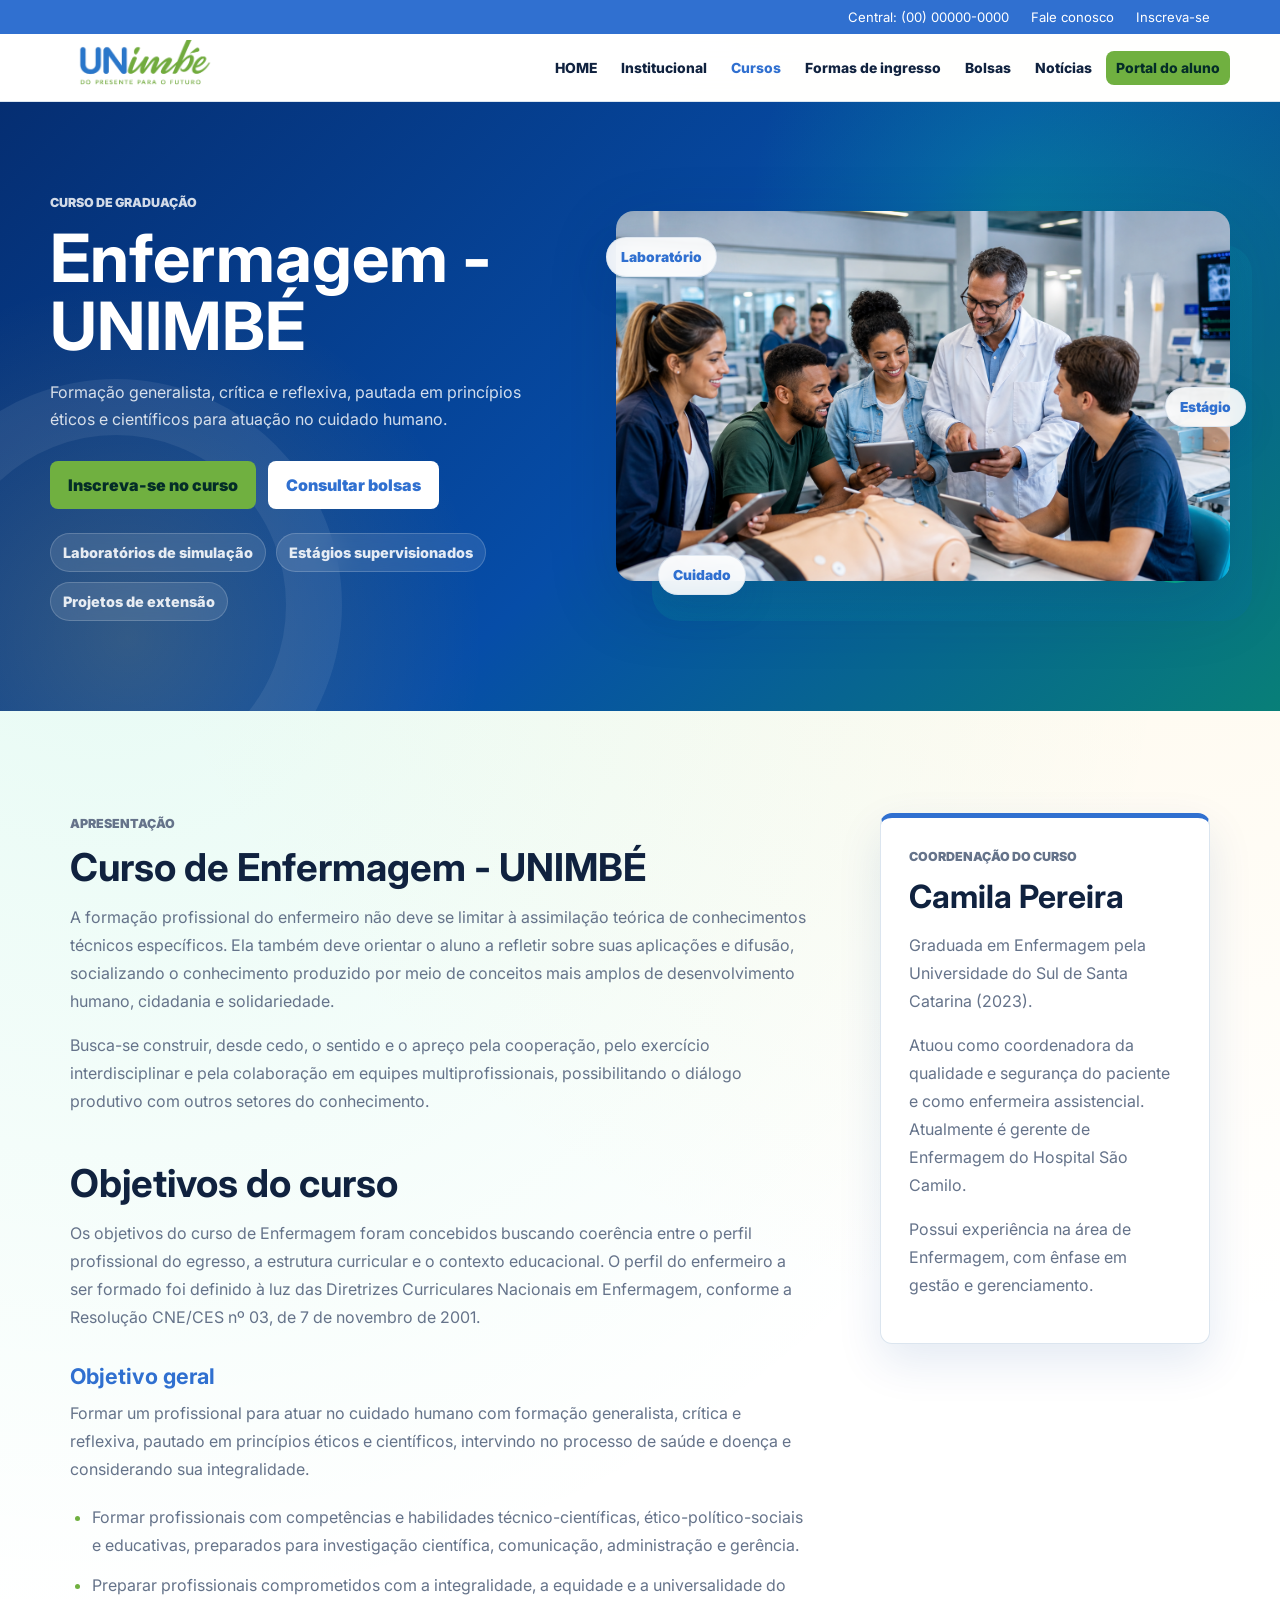
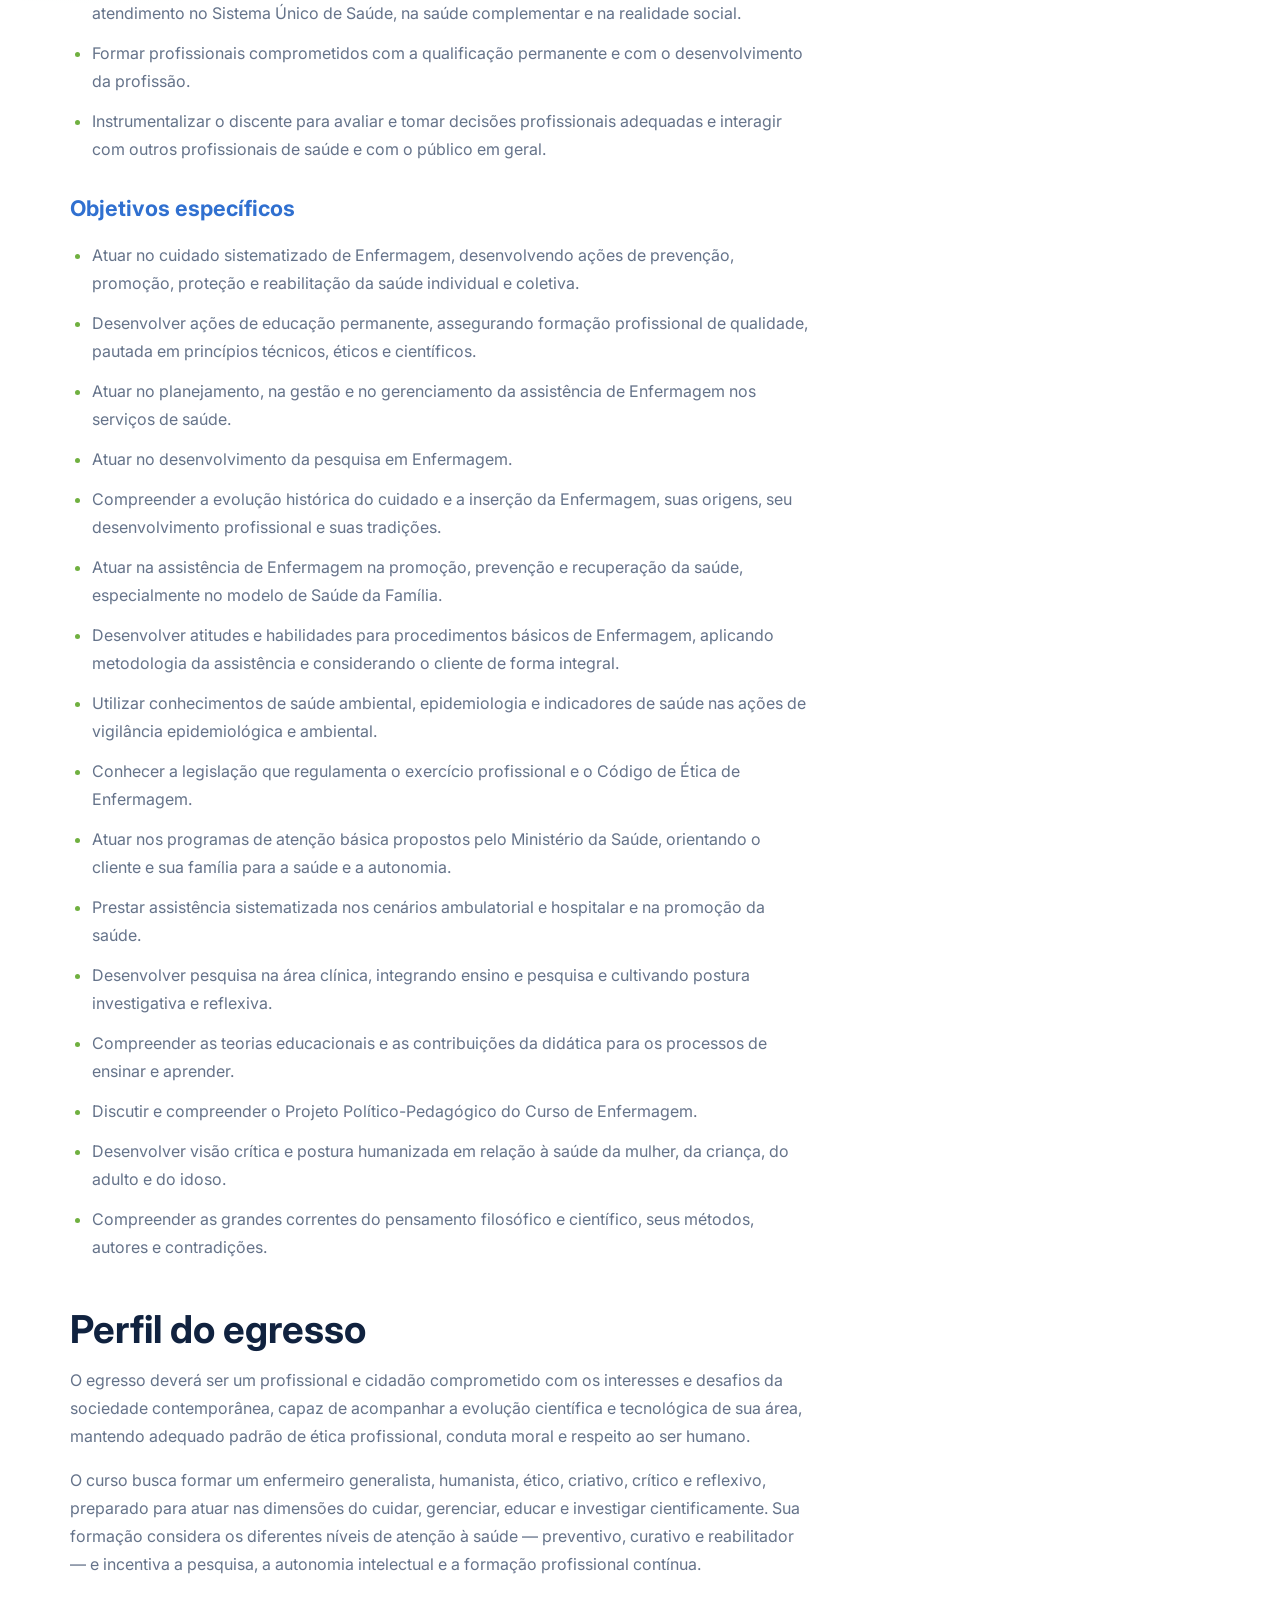
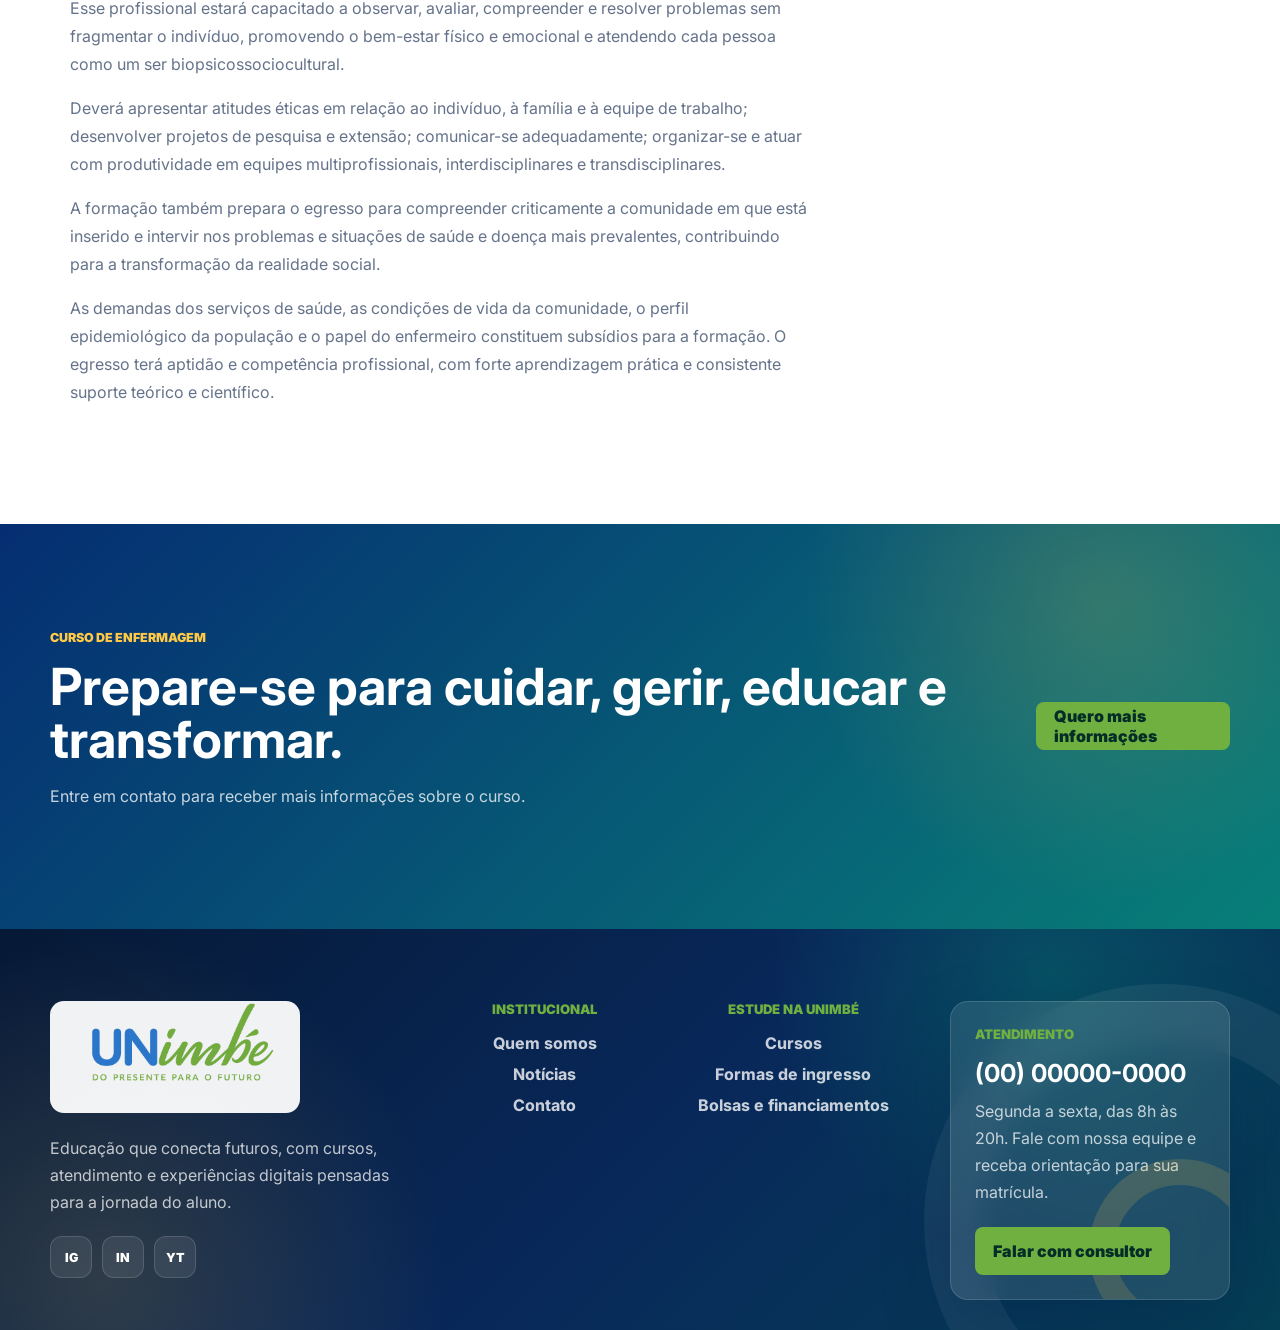
<file: curso-enfermagem.html>
﻿<!doctype html>
<html lang="pt-BR">
  <head>
    <meta charset="utf-8">
    <meta name="viewport" content="width=device-width, initial-scale=1">
    <title>Curso de Enfermagem - UNIMBÉ | UNIMBÉ</title>
    <link rel="preconnect" href="https://fonts.googleapis.com">
    <link rel="preconnect" href="https://fonts.gstatic.com" crossorigin>
    <link href="https://fonts.googleapis.com/css2?family=Inter:wght@400;500;600;700;800;900&display=swap" rel="stylesheet">
    <link rel="stylesheet" href="assets/styles.css">
  </head>
  <body>
<header class="topbar"><div class="topbar-inner"><span>Central: (00) 00000-0000</span><a href="contato.html">Fale conosco</a><a href="ingresso.html">Inscreva-se</a></div></header>
    <nav class="site-nav" data-nav-wrap>
      <a class="brand" href="index.html"><img class="brand-logo" src="assets/logo-unimbe.png" alt="UNIMBÉ"><span><strong>UNIMBÉ</strong><small>Educação que conecta futuros</small></span></a>
      <button class="menu-toggle" type="button" data-menu-toggle aria-label="Abrir menu" aria-expanded="false"><span></span><span></span></button>
      <div class="nav-links" data-nav><a href="index.html">HOME</a><div class="nav-dropdown institutional-menu"><button class="nav-trigger" type="button">Institucional</button><div class="nav-submenu"><a href="sobre.html"><span aria-hidden="true">›</span> Quem somos</a><a href="cpa.html"><span aria-hidden="true">›</span> CPA</a><a href="nap.html"><span aria-hidden="true">›</span> NAP</a></div></div><div class="nav-dropdown"><a class="courses-link" href="cursos.html">Cursos</a><div class="nav-submenu"><a href="curso-enfermagem.html"><span aria-hidden="true">›</span> Enfermagem</a></div></div><a href="ingresso.html">Formas de ingresso</a><a href="bolsas.html">Bolsas</a><a href="noticias.html">Notícias</a><a class="portal-link" href="contato.html">Portal do aluno</a></div>
    </nav>
    <main>
      <section class="course-hero">
        <div class="course-hero-copy">
          <p class="eyebrow">Curso de graduação</p>
          <h1>Enfermagem - UNIMBÉ</h1>
          <p>Formação generalista, crítica e reflexiva, pautada em princípios éticos e científicos para atuação no cuidado humano.</p>
          <div class="hero-actions">
            <a class="btn primary" href="ingresso.html">Inscreva-se no curso</a>
            <a class="btn light" href="bolsas.html">Consultar bolsas</a>
          </div>
          <div class="course-hero-tags" aria-label="Destaques do curso">
            <span>Laboratórios de simulação</span>
            <span>Estágios supervisionados</span>
            <span>Projetos de extensão</span>
          </div>
        </div>
        <div class="hero-media course-detail-motion" aria-hidden="true">
          <img src="assets/curso-saude-tech.png" alt="">
          <span class="motion-chip chip-a">Laboratório</span>
          <span class="motion-chip chip-b">Estágio</span>
          <span class="motion-chip chip-c">Cuidado</span>
          <span class="orbit-dot"></span>
        </div>
      </section>

      <section class="section document-content">
        <article>
          <p class="eyebrow">Apresentação</p>
          <h2>Curso de Enfermagem - UNIMBÉ</h2>
          <p>A formação profissional do enfermeiro não deve se limitar à assimilação teórica de conhecimentos técnicos específicos. Ela também deve orientar o aluno a refletir sobre suas aplicações e difusão, socializando o conhecimento produzido por meio de conceitos mais amplos de desenvolvimento humano, cidadania e solidariedade.</p>
          <p>Busca-se construir, desde cedo, o sentido e o apreço pela cooperação, pelo exercício interdisciplinar e pela colaboração em equipes multiprofissionais, possibilitando o diálogo produtivo com outros setores do conhecimento.</p>

          <h2>Objetivos do curso</h2>
          <p>Os objetivos do curso de Enfermagem foram concebidos buscando coerência entre o perfil profissional do egresso, a estrutura curricular e o contexto educacional. O perfil do enfermeiro a ser formado foi definido à luz das Diretrizes Curriculares Nacionais em Enfermagem, conforme a Resolução CNE/CES nº 03, de 7 de novembro de 2001.</p>

          <h3>Objetivo geral</h3>
          <p>Formar um profissional para atuar no cuidado humano com formação generalista, crítica e reflexiva, pautado em princípios éticos e científicos, intervindo no processo de saúde e doença e considerando sua integralidade.</p>
          <ul class="document-list">
            <li>Formar profissionais com competências e habilidades técnico-científicas, ético-político-sociais e educativas, preparados para investigação científica, comunicação, administração e gerência.</li>
            <li>Preparar profissionais comprometidos com a integralidade, a equidade e a universalidade do atendimento no Sistema Único de Saúde, na saúde complementar e na realidade social.</li>
            <li>Formar profissionais comprometidos com a qualificação permanente e com o desenvolvimento da profissão.</li>
            <li>Instrumentalizar o discente para avaliar e tomar decisões profissionais adequadas e interagir com outros profissionais de saúde e com o público em geral.</li>
          </ul>

          <h3>Objetivos específicos</h3>
          <ul class="document-list">
            <li>Atuar no cuidado sistematizado de Enfermagem, desenvolvendo ações de prevenção, promoção, proteção e reabilitação da saúde individual e coletiva.</li>
            <li>Desenvolver ações de educação permanente, assegurando formação profissional de qualidade, pautada em princípios técnicos, éticos e científicos.</li>
            <li>Atuar no planejamento, na gestão e no gerenciamento da assistência de Enfermagem nos serviços de saúde.</li>
            <li>Atuar no desenvolvimento da pesquisa em Enfermagem.</li>
            <li>Compreender a evolução histórica do cuidado e a inserção da Enfermagem, suas origens, seu desenvolvimento profissional e suas tradições.</li>
            <li>Atuar na assistência de Enfermagem na promoção, prevenção e recuperação da saúde, especialmente no modelo de Saúde da Família.</li>
            <li>Desenvolver atitudes e habilidades para procedimentos básicos de Enfermagem, aplicando metodologia da assistência e considerando o cliente de forma integral.</li>
            <li>Utilizar conhecimentos de saúde ambiental, epidemiologia e indicadores de saúde nas ações de vigilância epidemiológica e ambiental.</li>
            <li>Conhecer a legislação que regulamenta o exercício profissional e o Código de Ética de Enfermagem.</li>
            <li>Atuar nos programas de atenção básica propostos pelo Ministério da Saúde, orientando o cliente e sua família para a saúde e a autonomia.</li>
            <li>Prestar assistência sistematizada nos cenários ambulatorial e hospitalar e na promoção da saúde.</li>
            <li>Desenvolver pesquisa na área clínica, integrando ensino e pesquisa e cultivando postura investigativa e reflexiva.</li>
            <li>Compreender as teorias educacionais e as contribuições da didática para os processos de ensinar e aprender.</li>
            <li>Discutir e compreender o Projeto Político-Pedagógico do Curso de Enfermagem.</li>
            <li>Desenvolver visão crítica e postura humanizada em relação à saúde da mulher, da criança, do adulto e do idoso.</li>
            <li>Compreender as grandes correntes do pensamento filosófico e científico, seus métodos, autores e contradições.</li>
          </ul>

          <h2>Perfil do egresso</h2>
          <p>O egresso deverá ser um profissional e cidadão comprometido com os interesses e desafios da sociedade contemporânea, capaz de acompanhar a evolução científica e tecnológica de sua área, mantendo adequado padrão de ética profissional, conduta moral e respeito ao ser humano.</p>
          <p>O curso busca formar um enfermeiro generalista, humanista, ético, criativo, crítico e reflexivo, preparado para atuar nas dimensões do cuidar, gerenciar, educar e investigar cientificamente. Sua formação considera os diferentes níveis de atenção à saúde — preventivo, curativo e reabilitador — e incentiva a pesquisa, a autonomia intelectual e a formação profissional contínua.</p>
          <p>Esse profissional estará capacitado a observar, avaliar, compreender e resolver problemas sem fragmentar o indivíduo, promovendo o bem-estar físico e emocional e atendendo cada pessoa como um ser biopsicossociocultural.</p>
          <p>Deverá apresentar atitudes éticas em relação ao indivíduo, à família e à equipe de trabalho; desenvolver projetos de pesquisa e extensão; comunicar-se adequadamente; organizar-se e atuar com produtividade em equipes multiprofissionais, interdisciplinares e transdisciplinares.</p>
          <p>A formação também prepara o egresso para compreender criticamente a comunidade em que está inserido e intervir nos problemas e situações de saúde e doença mais prevalentes, contribuindo para a transformação da realidade social.</p>
          <p>As demandas dos serviços de saúde, as condições de vida da comunidade, o perfil epidemiológico da população e o papel do enfermeiro constituem subsídios para a formação. O egresso terá aptidão e competência profissional, com forte aprendizagem prática e consistente suporte teórico e científico.</p>
        </article>

        <aside class="coordinator-card">
          <p class="eyebrow">Coordenação do curso</p>
          <h2>Camila Pereira</h2>
          <p>Graduada em Enfermagem pela Universidade do Sul de Santa Catarina (2023).</p>
          <p>Atuou como coordenadora da qualidade e segurança do paciente e como enfermeira assistencial. Atualmente é gerente de Enfermagem do Hospital São Camilo.</p>
          <p>Possui experiência na área de Enfermagem, com ênfase em gestão e gerenciamento.</p>
        </aside>
      </section>

      <section class="course-final-cta">
        <div>
          <p class="eyebrow">Curso de Enfermagem</p>
          <h2>Prepare-se para cuidar, gerir, educar e transformar.</h2>
          <p>Entre em contato para receber mais informações sobre o curso.</p>
        </div>
        <a class="btn primary" href="contato.html">Quero mais informações</a>
      </section>
    </main>
        <footer class="footer">
      <div class="footer-main">
        <div class="footer-brand-block">
          <img src="assets/logo-unimbe.png" alt="UNIMBÉ">
          <p>Educação que conecta futuros, com cursos, atendimento e experiências digitais pensadas para a jornada do aluno.</p>
          <div class="footer-social" aria-label="Redes sociais">
            <a href="contato.html" aria-label="Instagram">IG</a>
            <a href="contato.html" aria-label="LinkedIn">IN</a>
            <a href="contato.html" aria-label="YouTube">YT</a>
          </div>
        </div>

        <div class="footer-links">
          <strong>Institucional</strong>
          <a href="sobre.html">Quem somos</a>
          <a href="noticias.html">Notícias</a>
          <a href="contato.html">Contato</a>
        </div>

        <div class="footer-links">
          <strong>Estude na UNIMBÉ</strong>
          <a href="cursos.html">Cursos</a>
          <a href="ingresso.html">Formas de ingresso</a>
          <a href="bolsas.html">Bolsas e financiamentos</a>
        </div>

        <div class="footer-contact-card">
          <span>Atendimento</span>
          <strong>(00) 00000-0000</strong>
          <p>Segunda a sexta, das 8h às 20h. Fale com nossa equipe e receba orientação para sua matrícula.</p>
          <a class="btn primary" href="contato.html">Falar com consultor</a>
        </div>
      </div>

    </footer>
    <script src="assets/app.js"></script>
  </body>
</html>
</file>
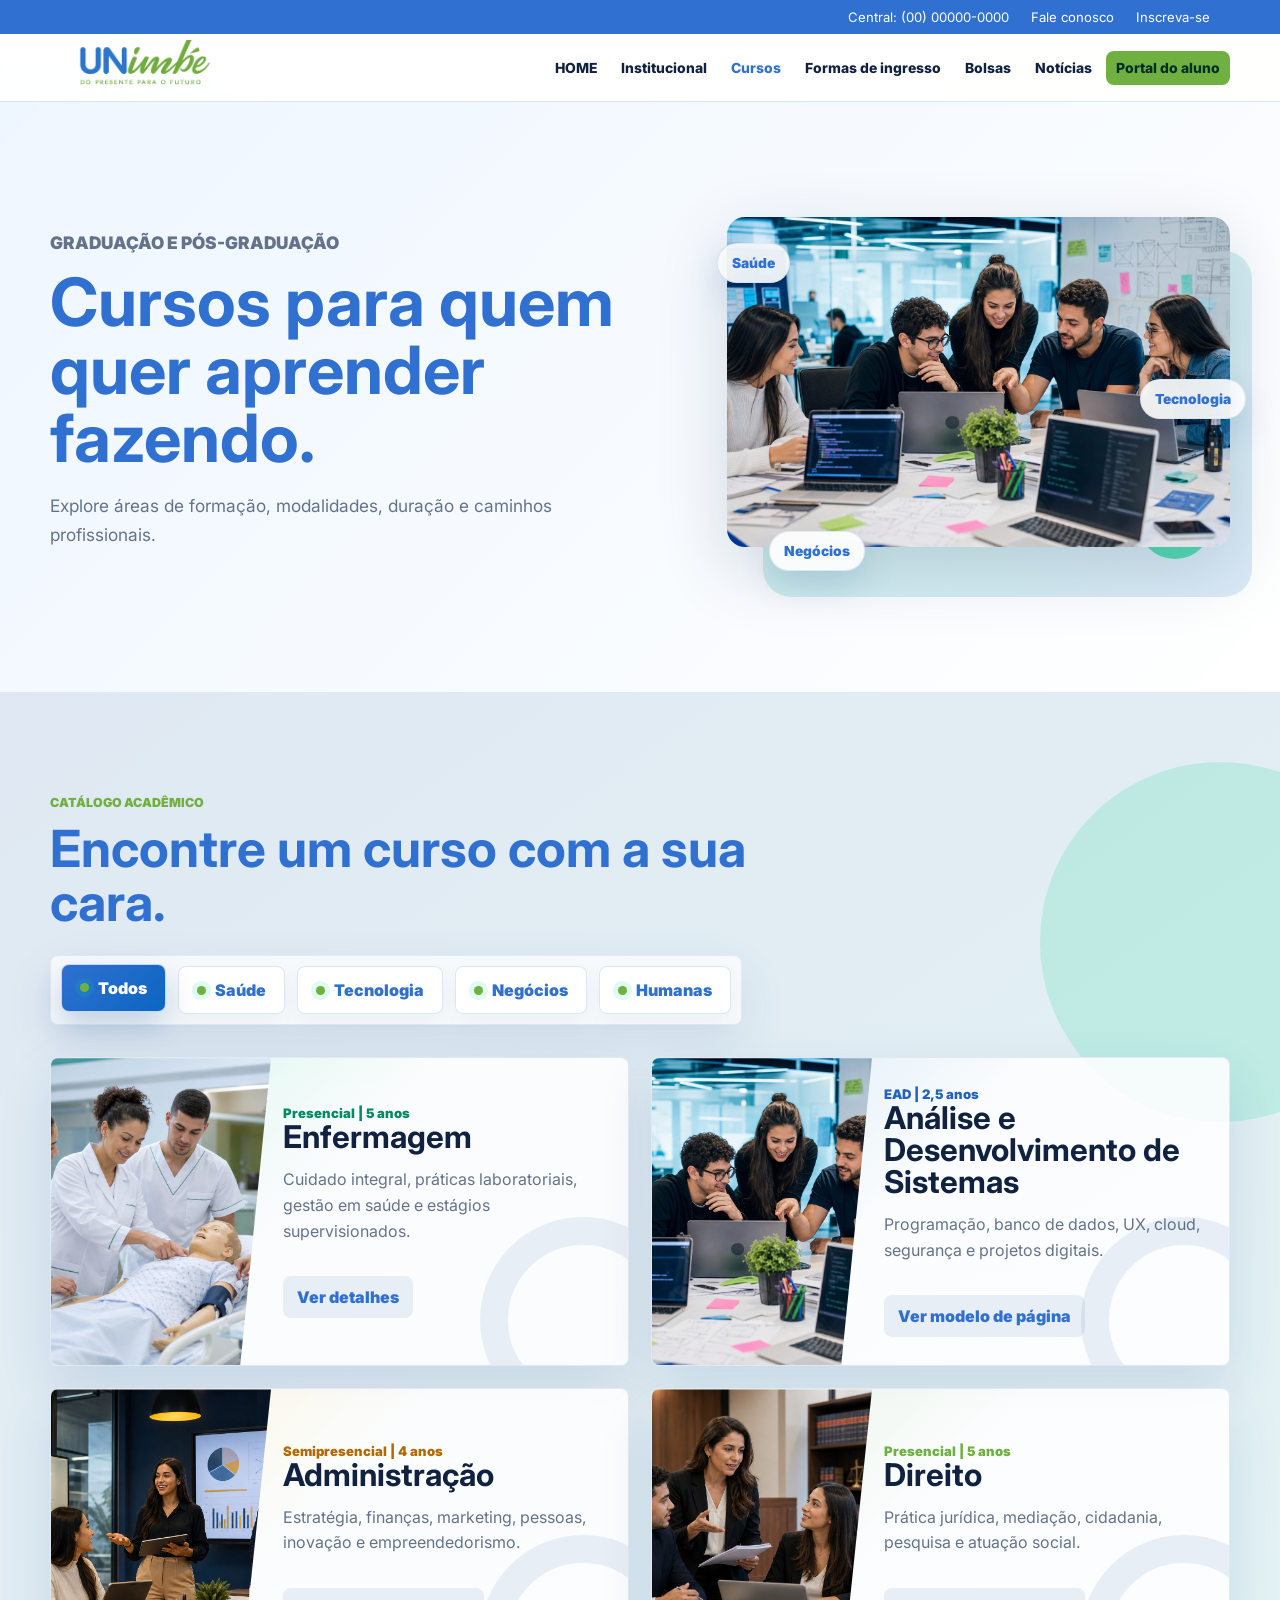
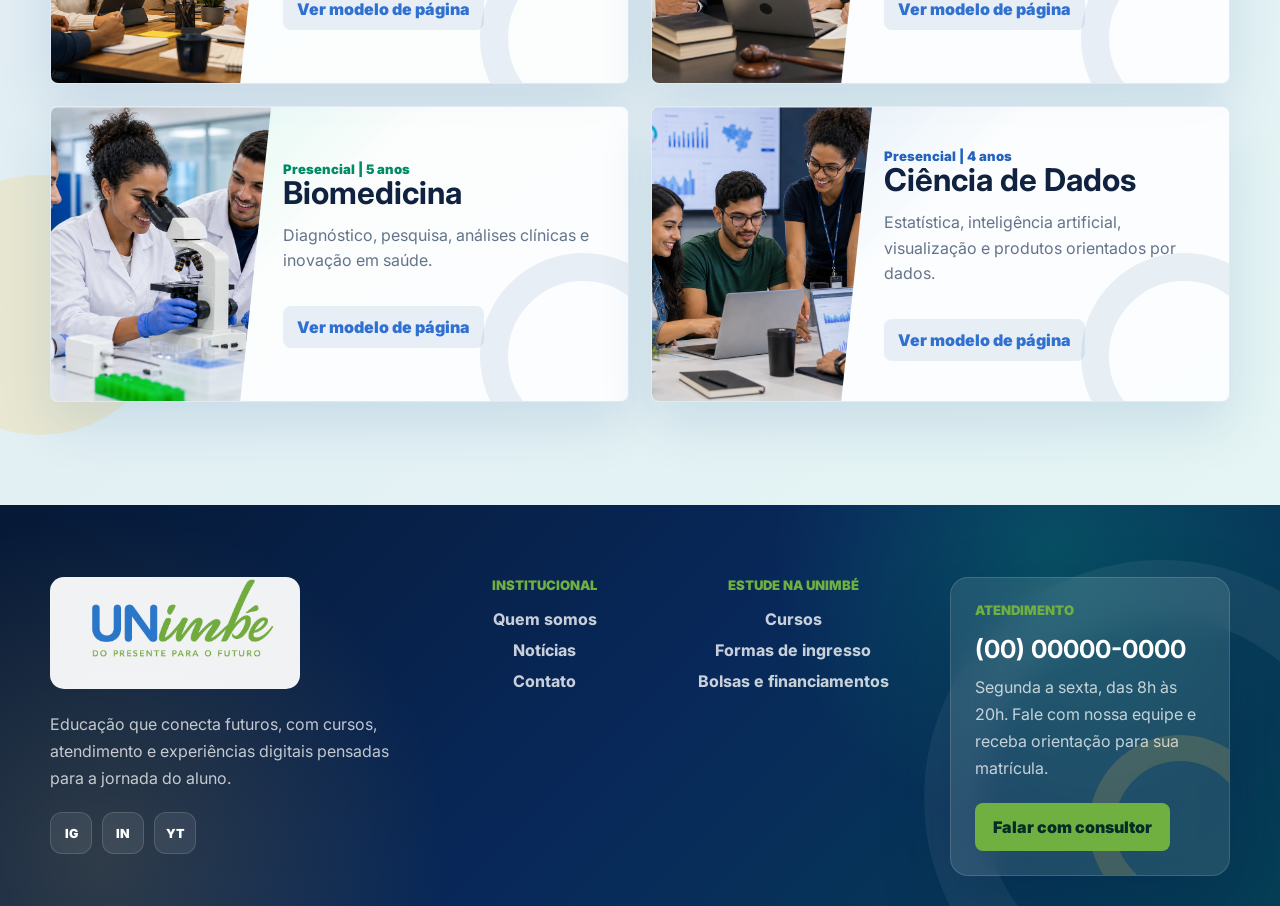
<file: cursos.html>
﻿<!doctype html>
<html lang="pt-BR">
  <head>
    <meta charset="utf-8">
    <meta name="viewport" content="width=device-width, initial-scale=1">
    <title>Cursos | UNIMBÉ</title>
    <link rel="preconnect" href="https://fonts.googleapis.com">
    <link rel="preconnect" href="https://fonts.gstatic.com" crossorigin>
    <link href="https://fonts.googleapis.com/css2?family=Inter:wght@400;500;600;700;800;900&display=swap" rel="stylesheet">
    <link rel="stylesheet" href="assets/styles.css">
  </head>
  <body>
<header class="topbar"><div class="topbar-inner"><span>Central: (00) 00000-0000</span><a href="contato.html">Fale conosco</a><a href="ingresso.html">Inscreva-se</a></div></header>
    <nav class="site-nav" data-nav-wrap>
      <a class="brand" href="index.html"><img class="brand-logo" src="assets/logo-unimbe.png" alt="UNIMBÉ"><span><strong>UNIMBÉ</strong><small>Educação que conecta futuros</small></span></a>
      <button class="menu-toggle" type="button" data-menu-toggle aria-label="Abrir menu" aria-expanded="false"><span></span><span></span></button>
      <div class="nav-links" data-nav><a href="index.html">HOME</a><div class="nav-dropdown institutional-menu"><button class="nav-trigger" type="button">Institucional</button><div class="nav-submenu"><a href="sobre.html"><span aria-hidden="true">›</span> Quem somos</a><a href="cpa.html"><span aria-hidden="true">›</span> CPA</a><a href="nap.html"><span aria-hidden="true">›</span> NAP</a></div></div><div class="nav-dropdown"><a class="courses-link" href="cursos.html">Cursos</a><div class="nav-submenu"><a href="curso-enfermagem.html"><span aria-hidden="true">›</span> Enfermagem</a></div></div><a href="ingresso.html">Formas de ingresso</a><a href="bolsas.html">Bolsas</a><a href="noticias.html">Notícias</a><a class="portal-link" href="contato.html">Portal do aluno</a></div>
    </nav>
    <main>
      <section class="page-hero page-hero-media">
        <div class="page-hero-copy">
          <p class="eyebrow">Graduação e pós-graduação</p>
          <h1>Cursos para quem quer aprender fazendo.</h1>
          <p>Explore áreas de formação, modalidades, duração e caminhos profissionais.</p>
        </div>
        <div class="hero-media courses-motion" aria-hidden="true">
          <img src="assets/curso-sistemas-card.png" alt="">
          <span class="motion-chip chip-a">Saúde</span>
          <span class="motion-chip chip-b">Tecnologia</span>
          <span class="motion-chip chip-c">Negócios</span>
          <span class="orbit-dot"></span>
        </div>
      </section>
      <section class="section catalog-section">
        <div class="catalog-intro">
          <p class="eyebrow">Catálogo acadêmico</p>
          <h2>Encontre um curso com a sua cara.</h2>
        </div>
        <div class="filter-tabs" role="tablist" aria-label="Áreas de cursos">
          <button class="active" data-filter="todos" type="button"><span></span>Todos</button>
          <button data-filter="saude" type="button"><span></span>Saúde</button>
          <button data-filter="tecnologia" type="button"><span></span>Tecnologia</button>
          <button data-filter="negocios" type="button"><span></span>Negócios</button>
          <button data-filter="humanas" type="button"><span></span>Humanas</button>
        </div>
        <div class="catalog">
          <article class="catalog-card area-saude" data-area="saude">
            <img src="assets/curso-enfermagem-card.png" alt="Estudantes de Enfermagem em laboratório de simulação">
            <div class="catalog-card-body">
              <span>Presencial | 5 anos</span>
              <h2>Enfermagem</h2>
              <p>Cuidado integral, práticas laboratoriais, gestão em saúde e estágios supervisionados.</p>
              <a href="curso-enfermagem.html">Ver detalhes</a>
            </div>
          </article>
          <article class="catalog-card area-tecnologia" data-area="tecnologia">
            <img src="assets/curso-sistemas-card.png" alt="Estudantes de tecnologia desenvolvendo um projeto em computadores">
            <div class="catalog-card-body">
              <span>EAD | 2,5 anos</span>
              <h2>Análise e Desenvolvimento de Sistemas</h2>
              <p>Programação, banco de dados, UX, cloud, segurança e projetos digitais.</p>
              <a href="curso-enfermagem.html">Ver modelo de página</a>
            </div>
          </article>
          <article class="catalog-card area-negocios" data-area="negocios">
            <img src="assets/curso-administracao-card.png" alt="Estudantes de Administração apresentando um projeto de negócios">
            <div class="catalog-card-body">
              <span>Semipresencial | 4 anos</span>
              <h2>Administração</h2>
              <p>Estratégia, finanças, marketing, pessoas, inovação e empreendedorismo.</p>
              <a href="curso-enfermagem.html">Ver modelo de página</a>
            </div>
          </article>
          <article class="catalog-card area-humanas" data-area="humanas">
            <img src="assets/curso-direito-card.png" alt="Estudantes de Direito em atividade de prática jurídica">
            <div class="catalog-card-body">
              <span>Presencial | 5 anos</span>
              <h2>Direito</h2>
              <p>Prática jurídica, mediação, cidadania, pesquisa e atuação social.</p>
              <a href="curso-enfermagem.html">Ver modelo de página</a>
            </div>
          </article>
          <article class="catalog-card area-saude" data-area="saude">
            <img src="assets/curso-biomedicina-card.png" alt="Estudantes de Biomedicina trabalhando em laboratório">
            <div class="catalog-card-body">
              <span>Presencial | 5 anos</span>
              <h2>Biomedicina</h2>
              <p>Diagnóstico, pesquisa, análises clínicas e inovação em saúde.</p>
              <a href="curso-enfermagem.html">Ver modelo de página</a>
            </div>
          </article>
          <article class="catalog-card area-tecnologia" data-area="tecnologia">
            <img src="assets/curso-dados-card.png" alt="Estudantes de Ciência de Dados analisando painéis digitais">
            <div class="catalog-card-body">
              <span>Presencial | 4 anos</span>
              <h2>Ciência de Dados</h2>
              <p>Estatística, inteligência artificial, visualização e produtos orientados por dados.</p>
              <a href="curso-enfermagem.html">Ver modelo de página</a>
            </div>
          </article>
        </div>
      </section>
    </main>
        <footer class="footer">
      <div class="footer-main">
        <div class="footer-brand-block">
          <img src="assets/logo-unimbe.png" alt="UNIMBÉ">
          <p>Educação que conecta futuros, com cursos, atendimento e experiências digitais pensadas para a jornada do aluno.</p>
          <div class="footer-social" aria-label="Redes sociais">
            <a href="contato.html" aria-label="Instagram">IG</a>
            <a href="contato.html" aria-label="LinkedIn">IN</a>
            <a href="contato.html" aria-label="YouTube">YT</a>
          </div>
        </div>

        <div class="footer-links">
          <strong>Institucional</strong>
          <a href="sobre.html">Quem somos</a>
          <a href="noticias.html">Notícias</a>
          <a href="contato.html">Contato</a>
        </div>

        <div class="footer-links">
          <strong>Estude na UNIMBÉ</strong>
          <a href="cursos.html">Cursos</a>
          <a href="ingresso.html">Formas de ingresso</a>
          <a href="bolsas.html">Bolsas e financiamentos</a>
        </div>

        <div class="footer-contact-card">
          <span>Atendimento</span>
          <strong>(00) 00000-0000</strong>
          <p>Segunda a sexta, das 8h às 20h. Fale com nossa equipe e receba orientação para sua matrícula.</p>
          <a class="btn primary" href="contato.html">Falar com consultor</a>
        </div>
      </div>

    </footer>
    <script src="assets/app.js"></script>
  </body>
</html>
</file>
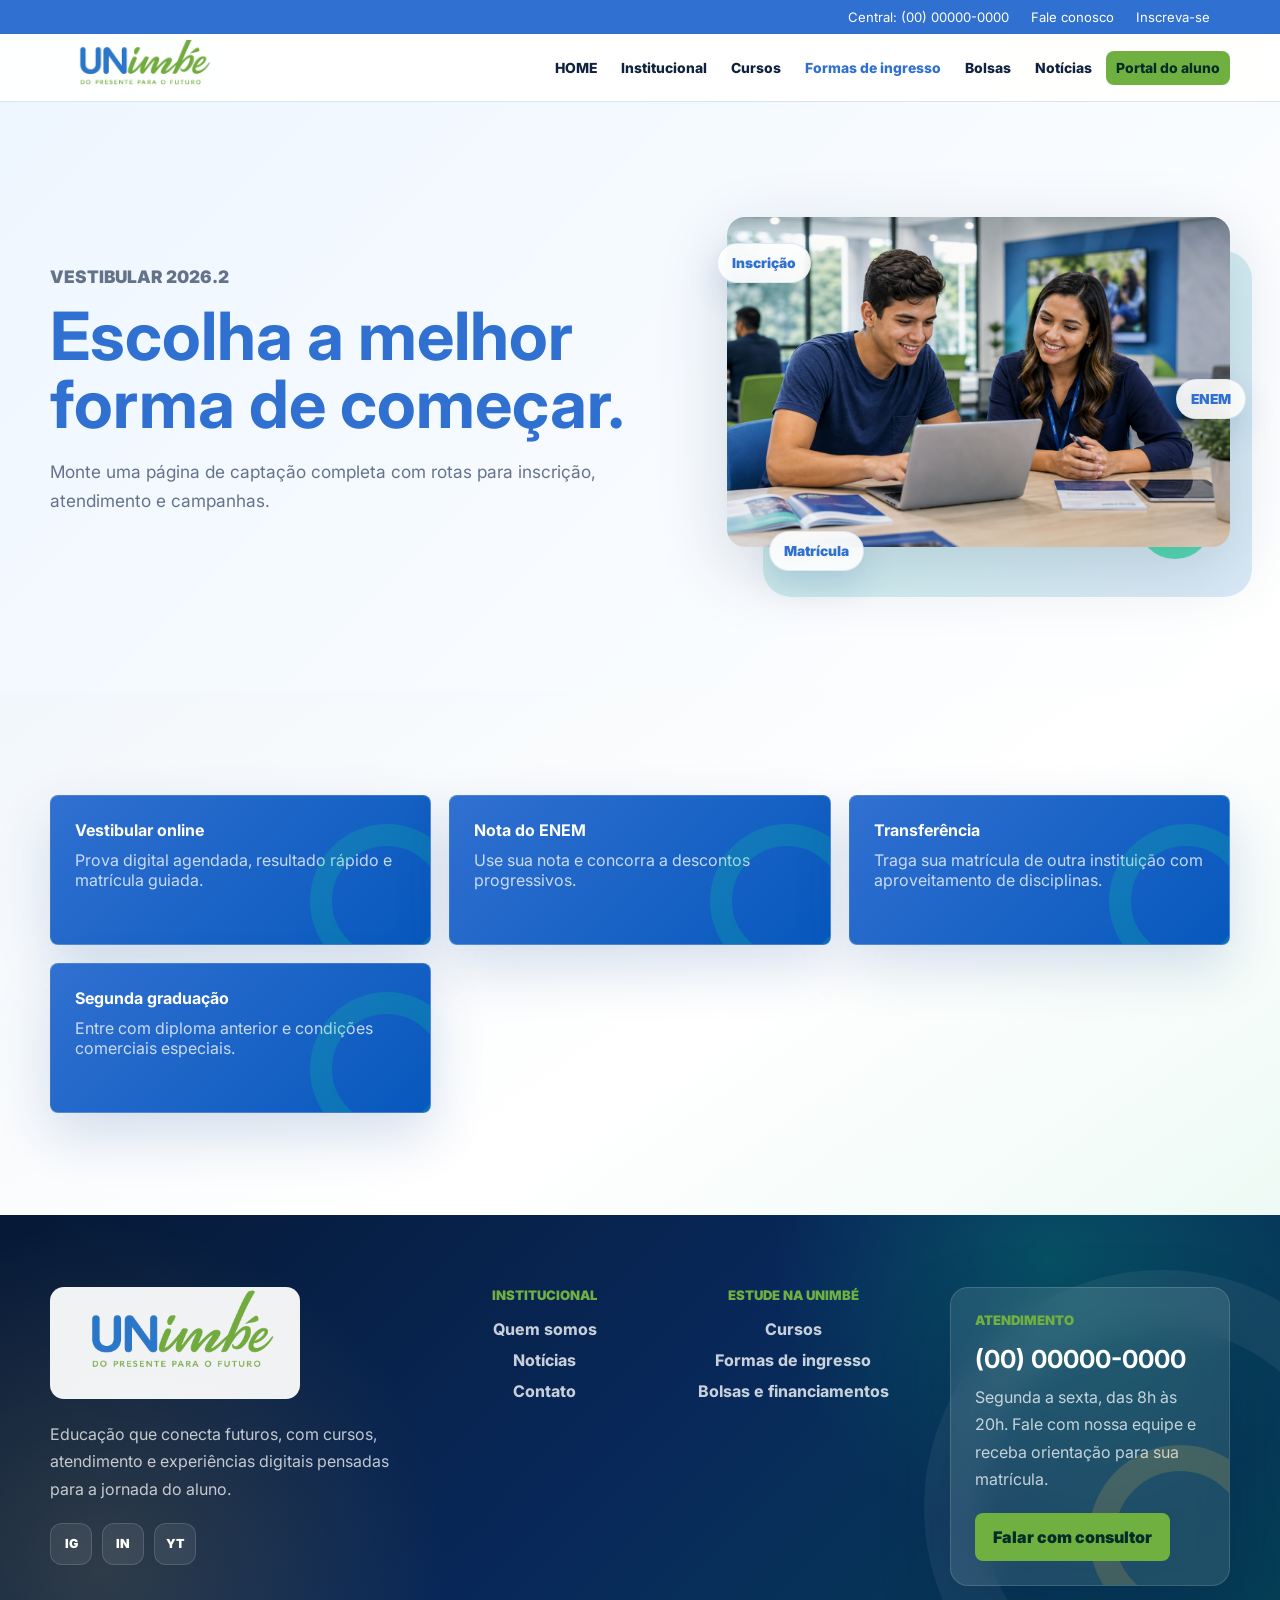
<file: ingresso.html>
﻿<!doctype html>
<html lang="pt-BR">
  <head><meta charset="utf-8"><meta name="viewport" content="width=device-width, initial-scale=1"><title>Formas de ingresso | UNIMBÉ</title><link rel="preconnect" href="https://fonts.googleapis.com"><link rel="preconnect" href="https://fonts.gstatic.com" crossorigin><link href="https://fonts.googleapis.com/css2?family=Inter:wght@400;500;600;700;800;900&display=swap" rel="stylesheet"><link rel="stylesheet" href="assets/styles.css"></head>
  <body>
<header class="topbar"><div class="topbar-inner"><span>Central: (00) 00000-0000</span><a href="contato.html">Fale conosco</a><a href="ingresso.html">Inscreva-se</a></div></header>
    <nav class="site-nav" data-nav-wrap><a class="brand" href="index.html"><img class="brand-logo" src="assets/logo-unimbe.png" alt="UNIMBÉ"><span><strong>UNIMBÉ</strong><small>Educação que conecta futuros</small></span></a><button class="menu-toggle" type="button" data-menu-toggle aria-label="Abrir menu" aria-expanded="false"><span></span><span></span></button><div class="nav-links" data-nav><a href="index.html">HOME</a><div class="nav-dropdown institutional-menu"><button class="nav-trigger" type="button">Institucional</button><div class="nav-submenu"><a href="sobre.html"><span aria-hidden="true">›</span> Quem somos</a><a href="cpa.html"><span aria-hidden="true">›</span> CPA</a><a href="nap.html"><span aria-hidden="true">›</span> NAP</a></div></div><div class="nav-dropdown"><a class="courses-link" href="cursos.html">Cursos</a><div class="nav-submenu"><a href="curso-enfermagem.html"><span aria-hidden="true">›</span> Enfermagem</a></div></div><a href="ingresso.html">Formas de ingresso</a><a href="bolsas.html">Bolsas</a><a href="noticias.html">Notícias</a><a class="portal-link" href="contato.html">Portal do aluno</a></div></nav>
    <main>
      <section class="page-hero page-hero-media"><div class="page-hero-copy"><p class="eyebrow">Vestibular 2026.2</p><h1>Escolha a melhor forma de começar.</h1><p>Monte uma página de captação completa com rotas para inscrição, atendimento e campanhas.</p></div><div class="hero-media admission-motion" aria-hidden="true"><img src="assets/hero-ingresso.png" alt=""><span class="motion-chip chip-a">Inscrição</span><span class="motion-chip chip-b">ENEM</span><span class="motion-chip chip-c">Matrícula</span><span class="orbit-dot"></span></div></section>
      <section class="section admission-grid large"><article><strong>Vestibular online</strong><span>Prova digital agendada, resultado rápido e matrícula guiada.</span></article><article><strong>Nota do ENEM</strong><span>Use sua nota e concorra a descontos progressivos.</span></article><article><strong>Transferência</strong><span>Traga sua matrícula de outra instituição com aproveitamento de disciplinas.</span></article><article><strong>Segunda graduação</strong><span>Entre com diploma anterior e condições comerciais especiais.</span></article></section>
    </main>
        <footer class="footer">
      <div class="footer-main">
        <div class="footer-brand-block">
          <img src="assets/logo-unimbe.png" alt="UNIMBÉ">
          <p>Educação que conecta futuros, com cursos, atendimento e experiências digitais pensadas para a jornada do aluno.</p>
          <div class="footer-social" aria-label="Redes sociais">
            <a href="contato.html" aria-label="Instagram">IG</a>
            <a href="contato.html" aria-label="LinkedIn">IN</a>
            <a href="contato.html" aria-label="YouTube">YT</a>
          </div>
        </div>

        <div class="footer-links">
          <strong>Institucional</strong>
          <a href="sobre.html">Quem somos</a>
          <a href="noticias.html">Notícias</a>
          <a href="contato.html">Contato</a>
        </div>

        <div class="footer-links">
          <strong>Estude na UNIMBÉ</strong>
          <a href="cursos.html">Cursos</a>
          <a href="ingresso.html">Formas de ingresso</a>
          <a href="bolsas.html">Bolsas e financiamentos</a>
        </div>

        <div class="footer-contact-card">
          <span>Atendimento</span>
          <strong>(00) 00000-0000</strong>
          <p>Segunda a sexta, das 8h às 20h. Fale com nossa equipe e receba orientação para sua matrícula.</p>
          <a class="btn primary" href="contato.html">Falar com consultor</a>
        </div>
      </div>

    </footer>
    <script src="assets/app.js"></script>
  </body>
</html>
</file>
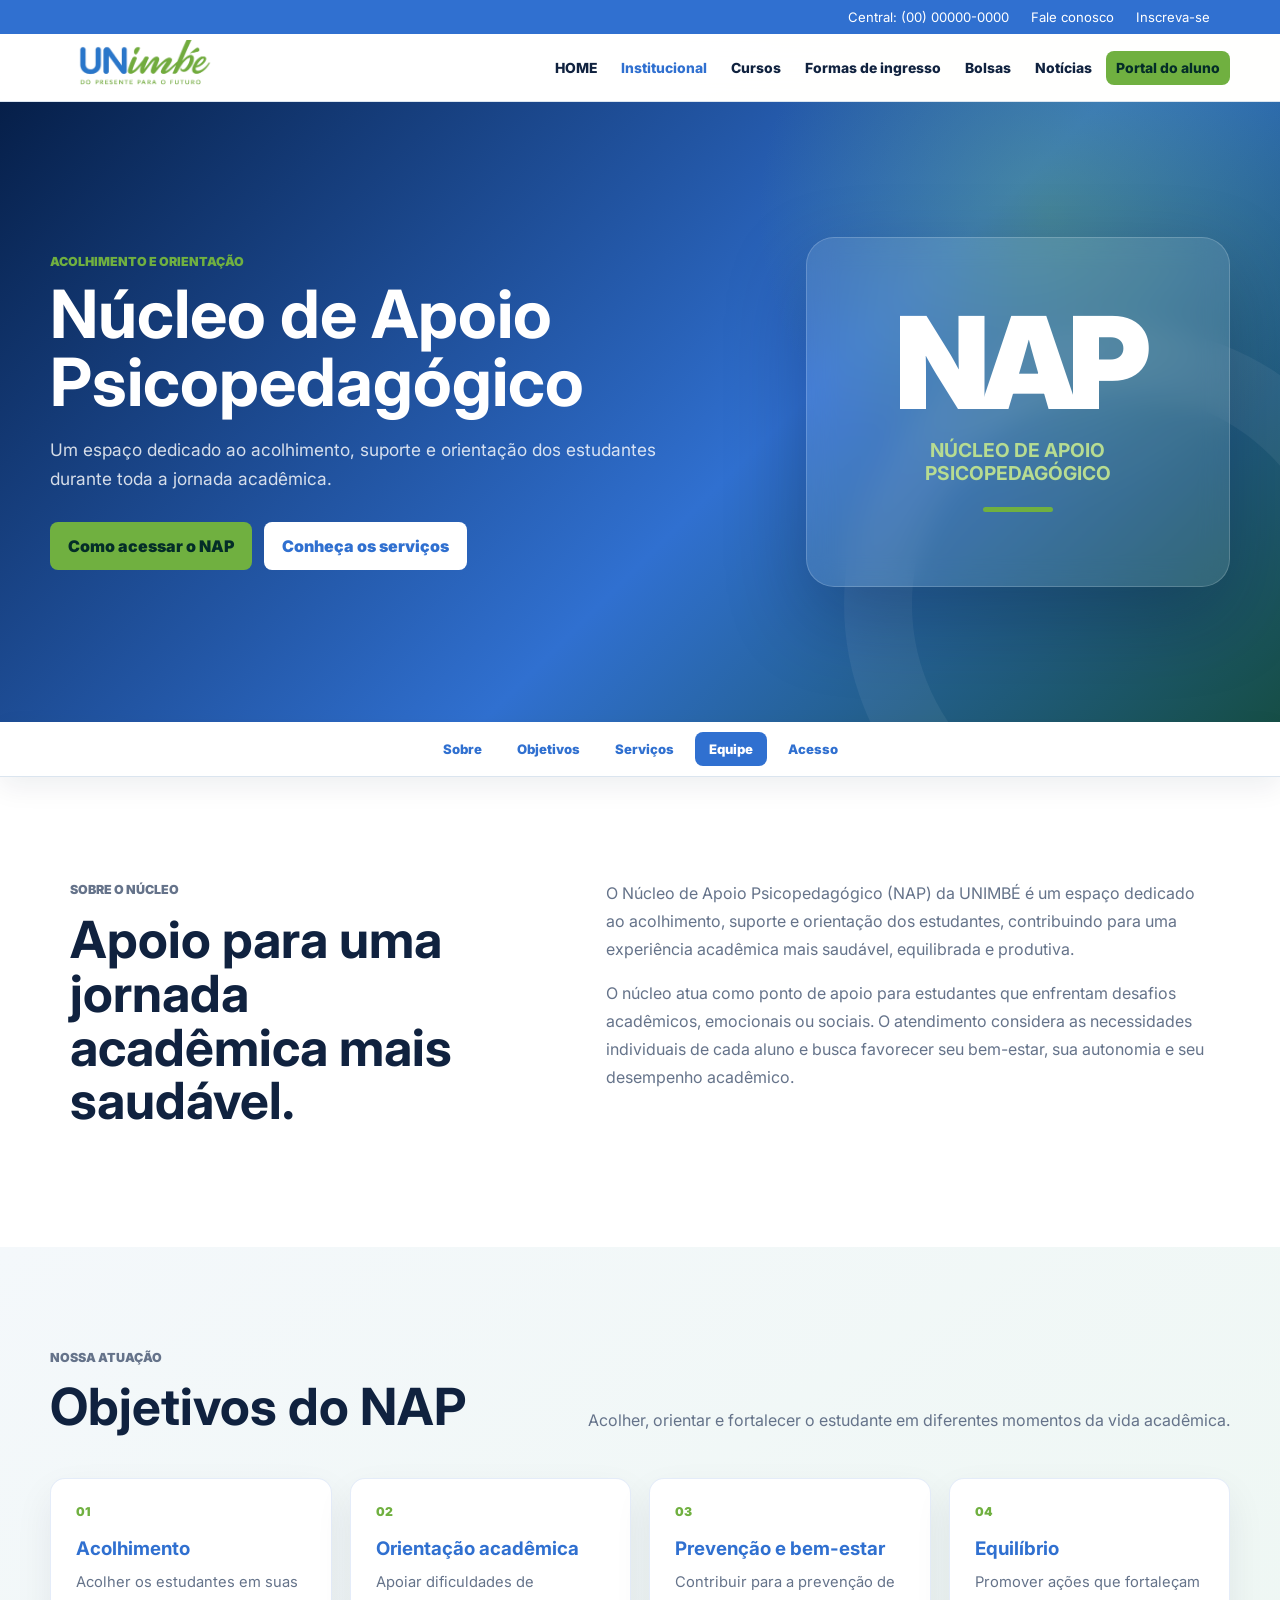
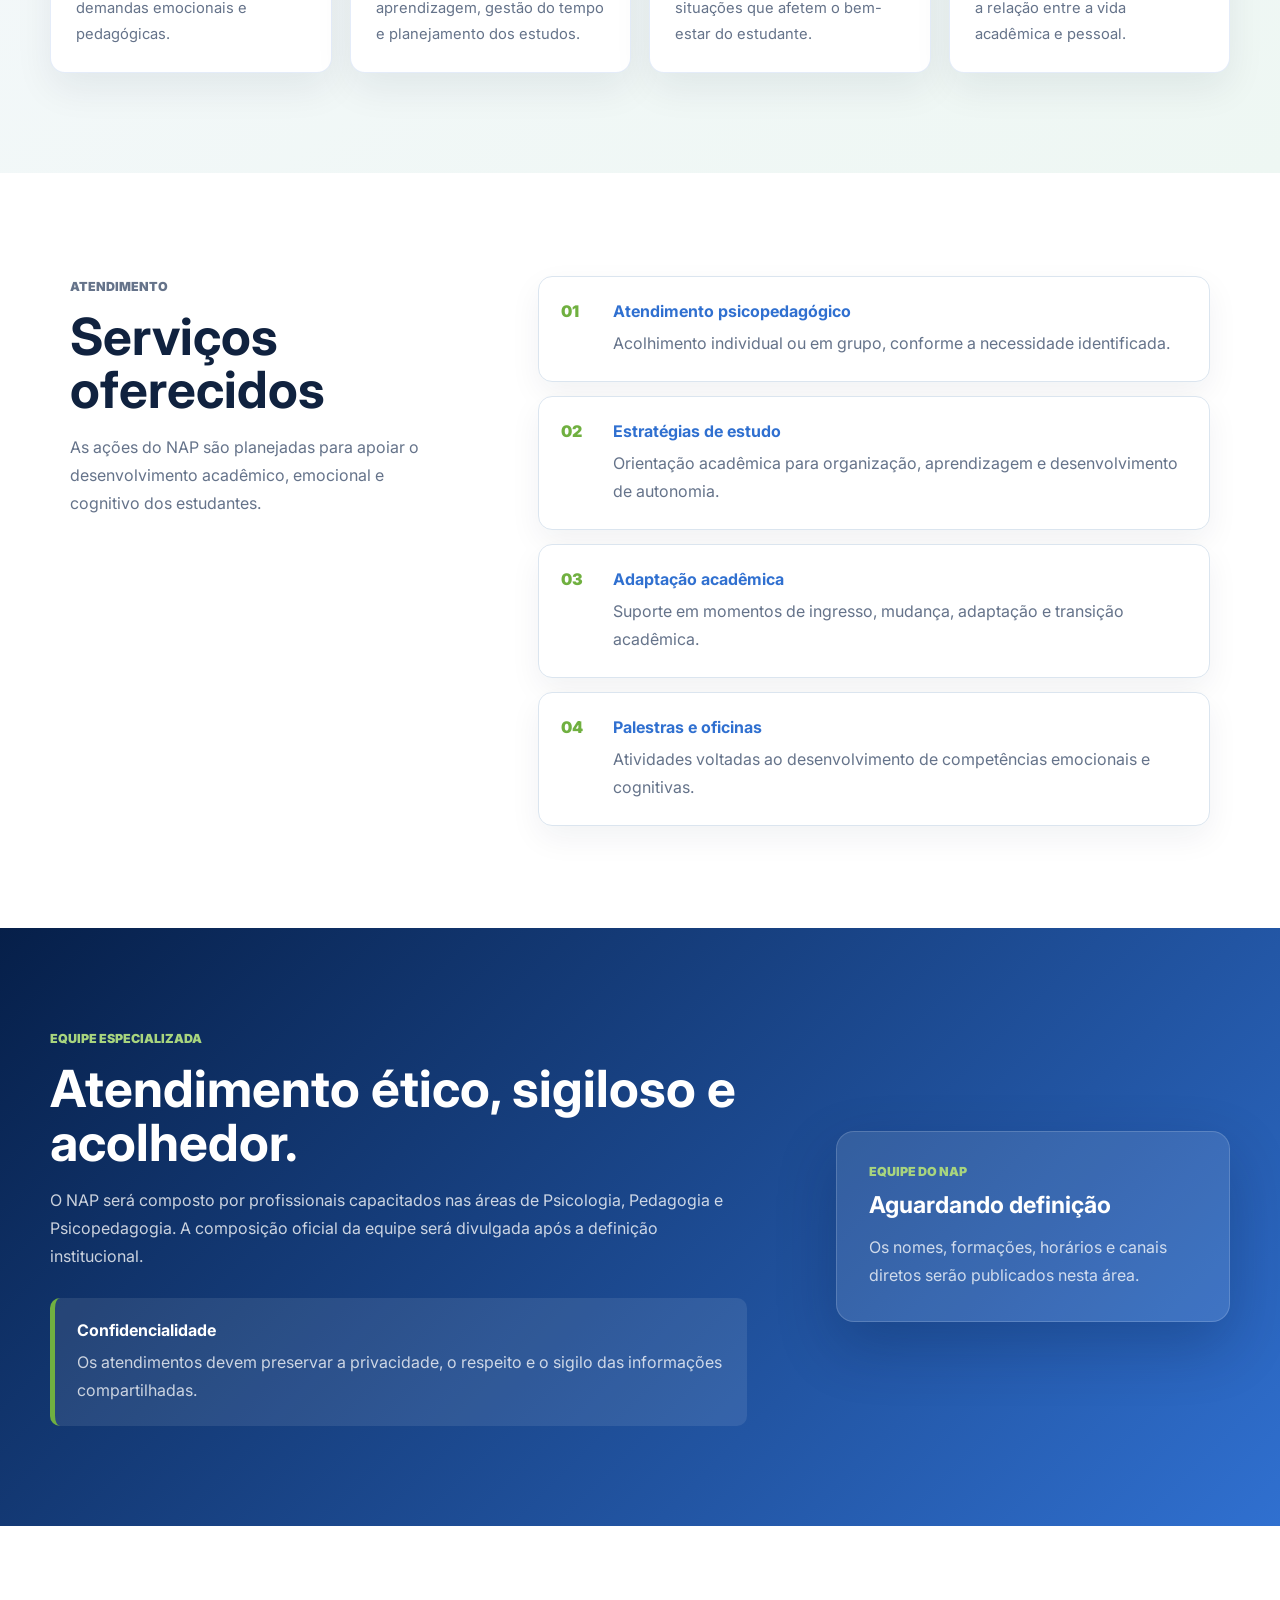
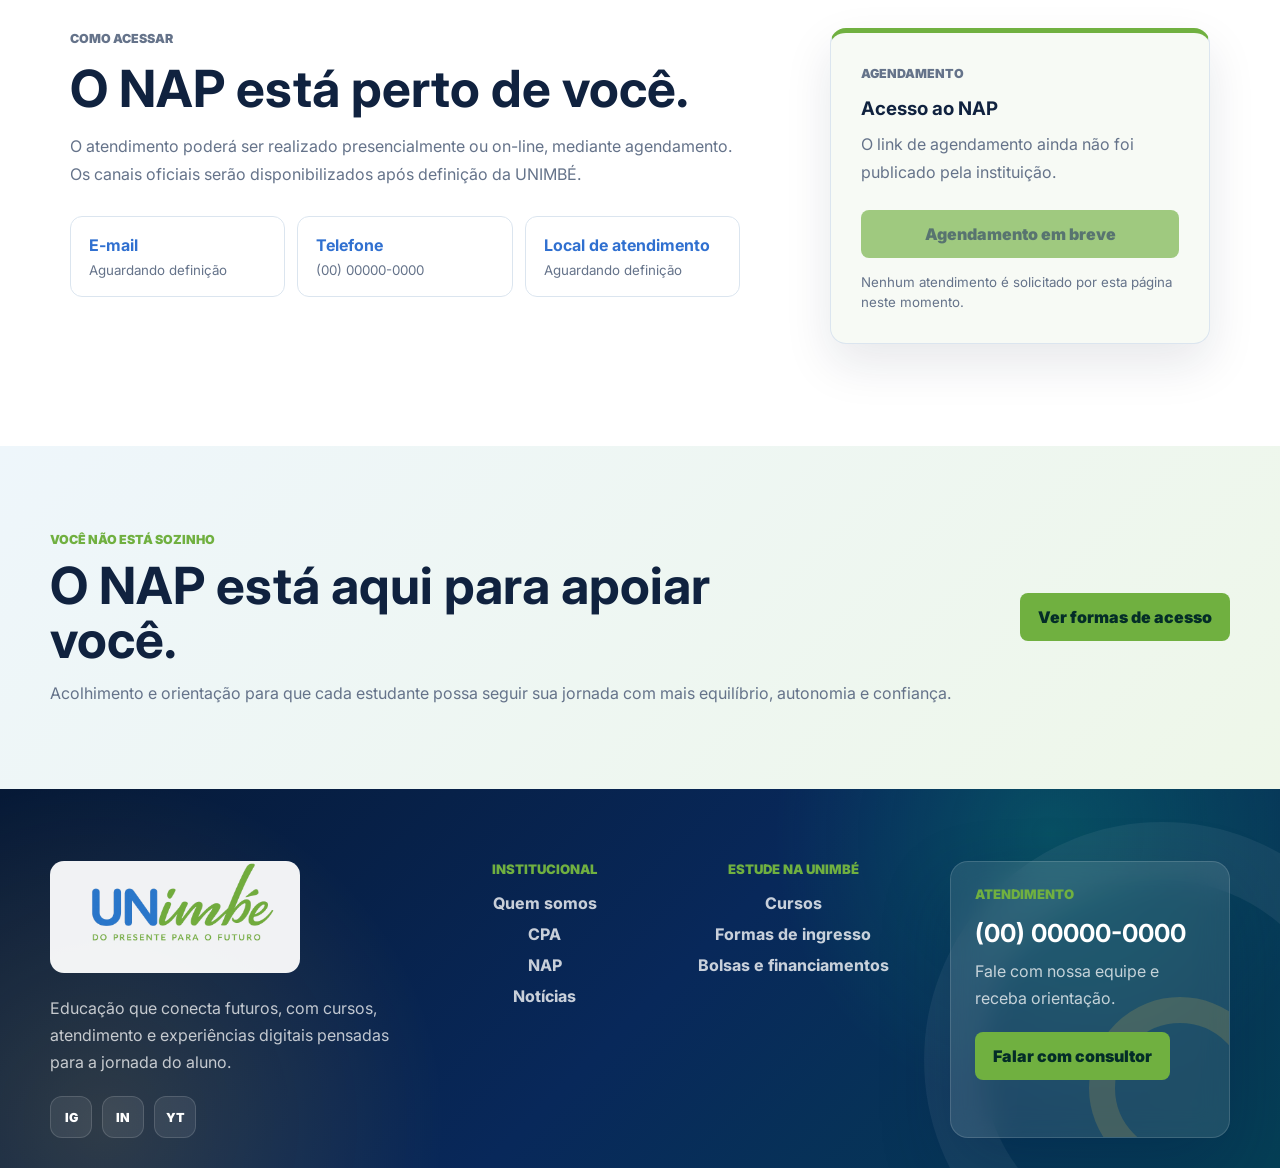
<file: nap.html>
<!doctype html>
<html lang="pt-BR">
  <head>
    <meta charset="utf-8">
    <meta name="viewport" content="width=device-width, initial-scale=1">
    <meta name="description" content="Núcleo de Apoio Psicopedagógico da UNIMBÉ.">
    <title>NAP | UNIMBÉ</title>
    <link rel="preconnect" href="https://fonts.googleapis.com">
    <link rel="preconnect" href="https://fonts.gstatic.com" crossorigin>
    <link href="https://fonts.googleapis.com/css2?family=Inter:wght@400;500;600;700;800;900&display=swap" rel="stylesheet">
    <link rel="stylesheet" href="assets/nap-styles.css">
  </head>
  <body>
    <header class="topbar"><div class="topbar-inner"><span>Central: (00) 00000-0000</span><a href="contato.html">Fale conosco</a><a href="ingresso.html">Inscreva-se</a></div></header>
    <nav class="site-nav" data-nav-wrap>
      <a class="brand" href="index.html" aria-label="UNIMBÉ"><img class="brand-logo" src="assets/logo-unimbe.png" alt="UNIMBÉ"><span><strong>UNIMBÉ</strong><small>Educação que conecta futuros</small></span></a>
      <button class="menu-toggle" type="button" data-menu-toggle aria-label="Abrir menu" aria-expanded="false"><span></span><span></span></button>
      <div class="nav-links" data-nav><a href="index.html">HOME</a><div class="nav-dropdown institutional-menu"><button class="nav-trigger current-page" type="button" aria-current="page">Institucional</button><div class="nav-submenu"><a href="sobre.html"><span aria-hidden="true">›</span> Quem somos</a><a href="cpa.html"><span aria-hidden="true">›</span> CPA</a><a href="nap.html"><span aria-hidden="true">›</span> NAP</a></div></div><div class="nav-dropdown"><a class="courses-link" href="cursos.html">Cursos</a><div class="nav-submenu"><a href="curso-enfermagem.html"><span aria-hidden="true">›</span> Enfermagem</a></div></div><a href="ingresso.html">Formas de ingresso</a><a href="bolsas.html">Bolsas</a><a href="noticias.html">Notícias</a><a class="portal-link" href="contato.html">Portal do aluno</a></div>
    </nav>

    <main class="nap-page">
      <section class="nap-hero">
        <div class="nap-hero-copy"><p class="eyebrow">Acolhimento e orientação</p><h1>Núcleo de Apoio Psicopedagógico</h1><p>Um espaço dedicado ao acolhimento, suporte e orientação dos estudantes durante toda a jornada acadêmica.</p><div class="hero-actions"><a class="btn primary" href="#acesso">Como acessar o NAP</a><a class="btn light" href="#servicos">Conheça os serviços</a></div></div>
        <div class="nap-hero-visual" aria-hidden="true"><span>NAP</span><strong>Núcleo de Apoio<br>Psicopedagógico</strong><i></i></div>
      </section>

      <nav class="nap-jump-nav" aria-label="Navegação da página do NAP"><a href="#sobre-nap">Sobre</a><a href="#objetivos">Objetivos</a><a href="#servicos">Serviços</a><a href="#equipe">Equipe</a><a href="#acesso">Acesso</a></nav>

      <section class="section nap-about" id="sobre-nap">
        <div><p class="eyebrow">Sobre o núcleo</p><h2>Apoio para uma jornada acadêmica mais saudável.</h2></div>
        <div><p>O Núcleo de Apoio Psicopedagógico (NAP) da UNIMBÉ é um espaço dedicado ao acolhimento, suporte e orientação dos estudantes, contribuindo para uma experiência acadêmica mais saudável, equilibrada e produtiva.</p><p>O núcleo atua como ponto de apoio para estudantes que enfrentam desafios acadêmicos, emocionais ou sociais. O atendimento considera as necessidades individuais de cada aluno e busca favorecer seu bem-estar, sua autonomia e seu desempenho acadêmico.</p></div>
      </section>

      <section class="nap-section nap-soft" id="objetivos">
        <div class="section-head"><div><p class="eyebrow">Nossa atuação</p><h2>Objetivos do NAP</h2></div><p>Acolher, orientar e fortalecer o estudante em diferentes momentos da vida acadêmica.</p></div>
        <div class="nap-objectives">
          <article><span>01</span><h3>Acolhimento</h3><p>Acolher os estudantes em suas demandas emocionais e pedagógicas.</p></article>
          <article><span>02</span><h3>Orientação acadêmica</h3><p>Apoiar dificuldades de aprendizagem, gestão do tempo e planejamento dos estudos.</p></article>
          <article><span>03</span><h3>Prevenção e bem-estar</h3><p>Contribuir para a prevenção de situações que afetem o bem-estar do estudante.</p></article>
          <article><span>04</span><h3>Equilíbrio</h3><p>Promover ações que fortaleçam a relação entre a vida acadêmica e pessoal.</p></article>
        </div>
      </section>

      <section class="section nap-services" id="servicos">
        <div class="nap-services-copy"><p class="eyebrow">Atendimento</p><h2>Serviços oferecidos</h2><p>As ações do NAP são planejadas para apoiar o desenvolvimento acadêmico, emocional e cognitivo dos estudantes.</p></div>
        <div class="nap-service-list">
          <article><strong>Atendimento psicopedagógico</strong><p>Acolhimento individual ou em grupo, conforme a necessidade identificada.</p></article>
          <article><strong>Estratégias de estudo</strong><p>Orientação acadêmica para organização, aprendizagem e desenvolvimento de autonomia.</p></article>
          <article><strong>Adaptação acadêmica</strong><p>Suporte em momentos de ingresso, mudança, adaptação e transição acadêmica.</p></article>
          <article><strong>Palestras e oficinas</strong><p>Atividades voltadas ao desenvolvimento de competências emocionais e cognitivas.</p></article>
        </div>
      </section>

      <section class="nap-section nap-team" id="equipe">
        <div class="nap-team-copy"><p class="eyebrow">Equipe especializada</p><h2>Atendimento ético, sigiloso e acolhedor.</h2><p>O NAP será composto por profissionais capacitados nas áreas de Psicologia, Pedagogia e Psicopedagogia. A composição oficial da equipe será divulgada após a definição institucional.</p><div class="nap-confidential"><strong>Confidencialidade</strong><p>Os atendimentos devem preservar a privacidade, o respeito e o sigilo das informações compartilhadas.</p></div></div>
        <div class="nap-team-panel"><span>Equipe do NAP</span><strong>Aguardando definição</strong><p>Os nomes, formações, horários e canais diretos serão publicados nesta área.</p></div>
      </section>

      <section class="section nap-access" id="acesso">
        <div><p class="eyebrow">Como acessar</p><h2>O NAP está perto de você.</h2><p>O atendimento poderá ser realizado presencialmente ou on-line, mediante agendamento. Os canais oficiais serão disponibilizados após definição da UNIMBÉ.</p><div class="nap-contact-list"><span><strong>E-mail</strong><small>Aguardando definição</small></span><span><strong>Telefone</strong><small>(00) 00000-0000</small></span><span><strong>Local de atendimento</strong><small>Aguardando definição</small></span></div></div>
        <aside class="nap-access-card"><p class="eyebrow">Agendamento</p><h3>Acesso ao NAP</h3><p>O link de agendamento ainda não foi publicado pela instituição.</p><button class="btn primary" type="button" disabled>Agendamento em breve</button><small>Nenhum atendimento é solicitado por esta página neste momento.</small></aside>
      </section>

      <section class="nap-final"><div><p class="eyebrow">Você não está sozinho</p><h2>O NAP está aqui para apoiar você.</h2><p>Acolhimento e orientação para que cada estudante possa seguir sua jornada com mais equilíbrio, autonomia e confiança.</p></div><a class="btn primary" href="#acesso">Ver formas de acesso</a></section>
    </main>

    <footer class="footer"><div class="footer-main"><div class="footer-brand-block"><img src="assets/logo-unimbe.png" alt="UNIMBÉ"><p>Educação que conecta futuros, com cursos, atendimento e experiências digitais pensadas para a jornada do aluno.</p><div class="footer-social" aria-label="Redes sociais"><a href="contato.html" aria-label="Instagram">IG</a><a href="contato.html" aria-label="LinkedIn">IN</a><a href="contato.html" aria-label="YouTube">YT</a></div></div><div class="footer-links"><strong>Institucional</strong><a href="sobre.html">Quem somos</a><a href="cpa.html">CPA</a><a href="nap.html">NAP</a><a href="noticias.html">Notícias</a></div><div class="footer-links"><strong>Estude na UNIMBÉ</strong><a href="cursos.html">Cursos</a><a href="ingresso.html">Formas de ingresso</a><a href="bolsas.html">Bolsas e financiamentos</a></div><div class="footer-contact-card"><span>Atendimento</span><strong>(00) 00000-0000</strong><p>Fale com nossa equipe e receba orientação.</p><a class="btn primary" href="contato.html">Falar com consultor</a></div></div></footer>
    <script src="assets/nap-app.js"></script>
  </body>
</html>
</file>
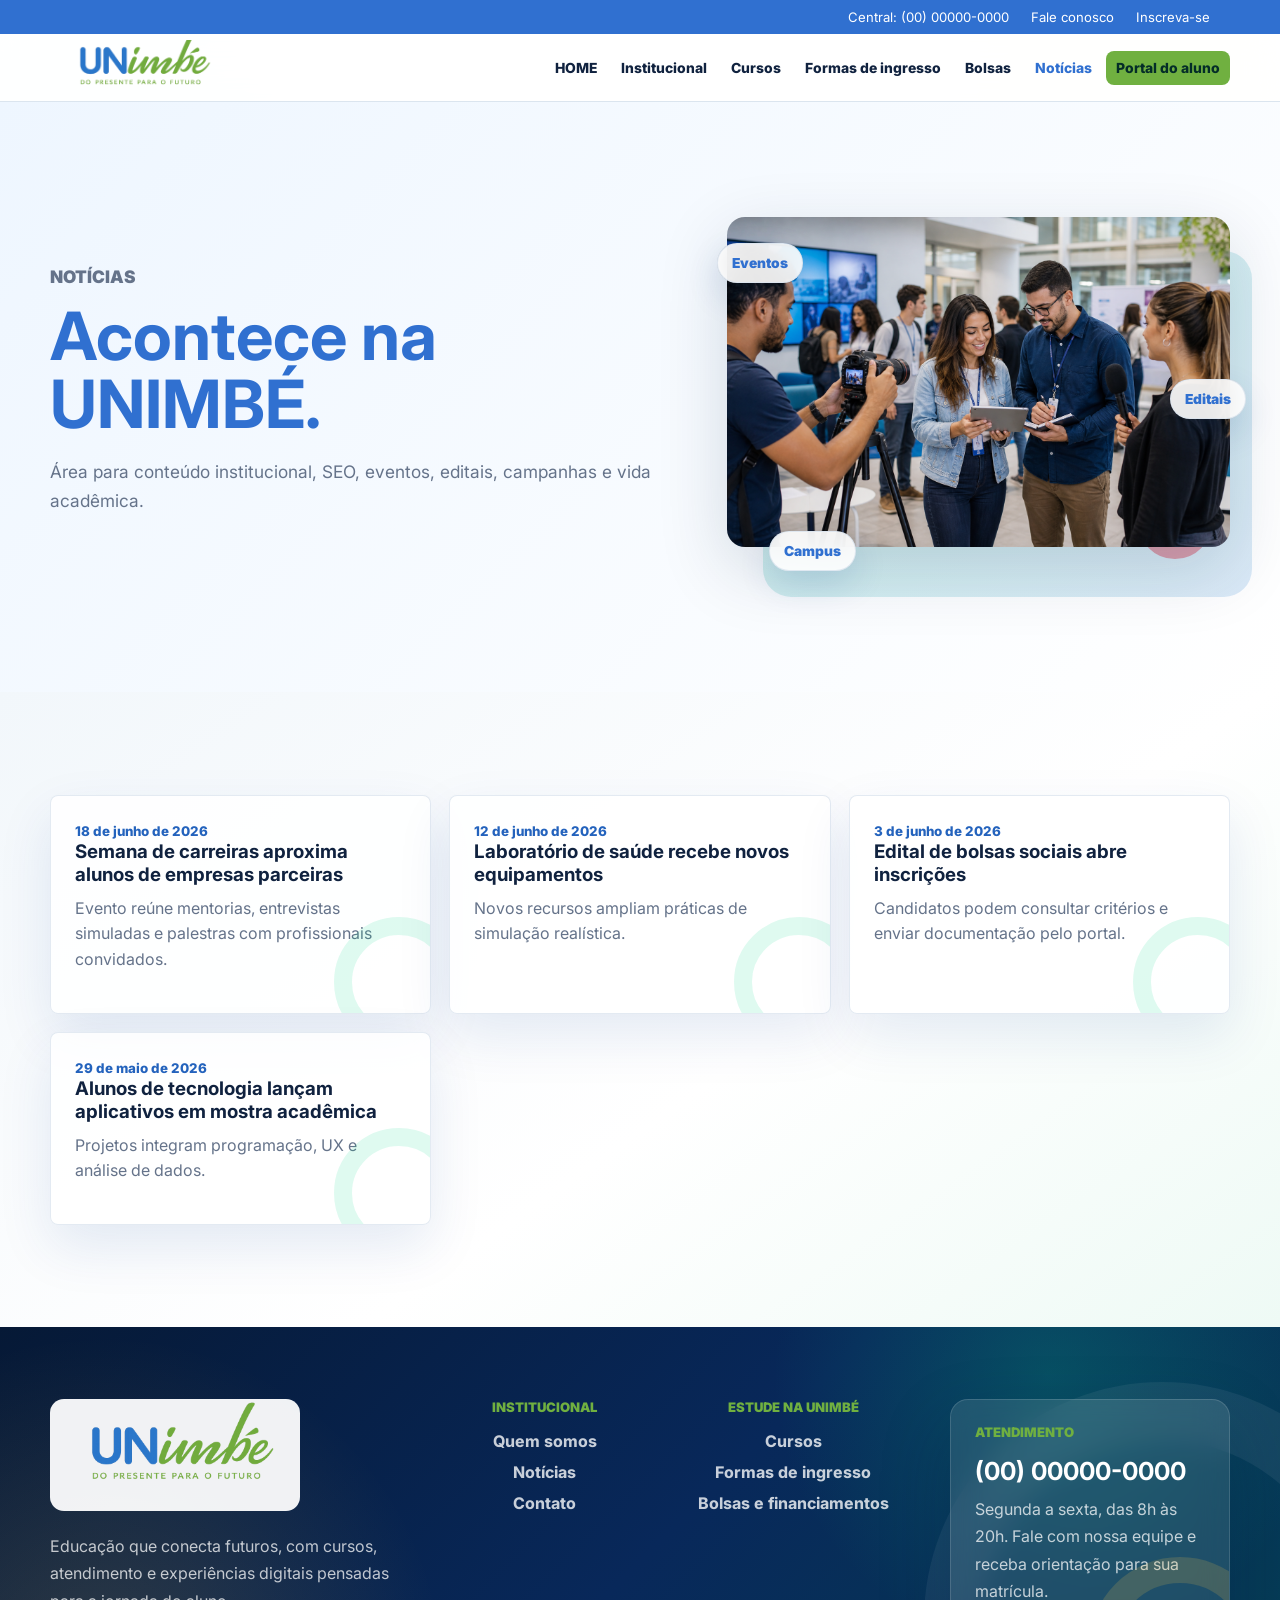
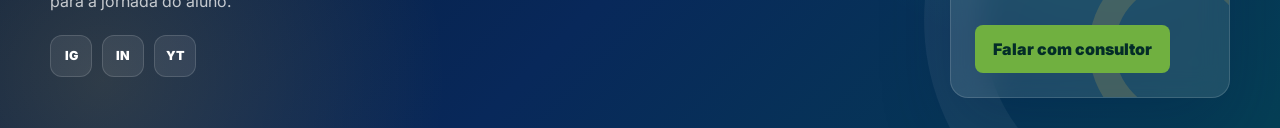
<file: noticias.html>
﻿<!doctype html>
<html lang="pt-BR">
  <head><meta charset="utf-8"><meta name="viewport" content="width=device-width, initial-scale=1"><title>Notícias | UNIMBÉ</title><link rel="preconnect" href="https://fonts.googleapis.com"><link rel="preconnect" href="https://fonts.gstatic.com" crossorigin><link href="https://fonts.googleapis.com/css2?family=Inter:wght@400;500;600;700;800;900&display=swap" rel="stylesheet"><link rel="stylesheet" href="assets/styles.css"></head>
  <body>
<header class="topbar"><div class="topbar-inner"><span>Central: (00) 00000-0000</span><a href="contato.html">Fale conosco</a><a href="ingresso.html">Inscreva-se</a></div></header>
    <nav class="site-nav" data-nav-wrap><a class="brand" href="index.html"><img class="brand-logo" src="assets/logo-unimbe.png" alt="UNIMBÉ"><span><strong>UNIMBÉ</strong><small>Educação que conecta futuros</small></span></a><button class="menu-toggle" type="button" data-menu-toggle aria-label="Abrir menu" aria-expanded="false"><span></span><span></span></button><div class="nav-links" data-nav><a href="index.html">HOME</a><div class="nav-dropdown institutional-menu"><button class="nav-trigger" type="button">Institucional</button><div class="nav-submenu"><a href="sobre.html"><span aria-hidden="true">›</span> Quem somos</a><a href="cpa.html"><span aria-hidden="true">›</span> CPA</a><a href="nap.html"><span aria-hidden="true">›</span> NAP</a></div></div><div class="nav-dropdown"><a class="courses-link" href="cursos.html">Cursos</a><div class="nav-submenu"><a href="curso-enfermagem.html"><span aria-hidden="true">›</span> Enfermagem</a></div></div><a href="ingresso.html">Formas de ingresso</a><a href="bolsas.html">Bolsas</a><a href="noticias.html">Notícias</a><a class="portal-link" href="contato.html">Portal do aluno</a></div></nav>
    <main>
      <section class="page-hero page-hero-media"><div class="page-hero-copy"><p class="eyebrow">Notícias</p><h1>Acontece na UNIMBÉ.</h1><p>Área para conteúdo institucional, SEO, eventos, editais, campanhas e vida acadêmica.</p></div><div class="hero-media news-motion" aria-hidden="true"><img src="assets/hero-noticias.png" alt=""><span class="motion-chip chip-a">Eventos</span><span class="motion-chip chip-b">Editais</span><span class="motion-chip chip-c">Campus</span><span class="orbit-dot"></span></div></section>
      <section class="section news-grid"><article><small>18 de junho de 2026</small><h3>Semana de carreiras aproxima alunos de empresas parceiras</h3><p>Evento reúne mentorias, entrevistas simuladas e palestras com profissionais convidados.</p></article><article><small>12 de junho de 2026</small><h3>Laboratório de saúde recebe novos equipamentos</h3><p>Novos recursos ampliam práticas de simulação realística.</p></article><article><small>3 de junho de 2026</small><h3>Edital de bolsas sociais abre inscrições</h3><p>Candidatos podem consultar critérios e enviar documentação pelo portal.</p></article><article><small>29 de maio de 2026</small><h3>Alunos de tecnologia lançam aplicativos em mostra acadêmica</h3><p>Projetos integram programação, UX e análise de dados.</p></article></section>
    </main>
        <footer class="footer">
      <div class="footer-main">
        <div class="footer-brand-block">
          <img src="assets/logo-unimbe.png" alt="UNIMBÉ">
          <p>Educação que conecta futuros, com cursos, atendimento e experiências digitais pensadas para a jornada do aluno.</p>
          <div class="footer-social" aria-label="Redes sociais">
            <a href="contato.html" aria-label="Instagram">IG</a>
            <a href="contato.html" aria-label="LinkedIn">IN</a>
            <a href="contato.html" aria-label="YouTube">YT</a>
          </div>
        </div>

        <div class="footer-links">
          <strong>Institucional</strong>
          <a href="sobre.html">Quem somos</a>
          <a href="noticias.html">Notícias</a>
          <a href="contato.html">Contato</a>
        </div>

        <div class="footer-links">
          <strong>Estude na UNIMBÉ</strong>
          <a href="cursos.html">Cursos</a>
          <a href="ingresso.html">Formas de ingresso</a>
          <a href="bolsas.html">Bolsas e financiamentos</a>
        </div>

        <div class="footer-contact-card">
          <span>Atendimento</span>
          <strong>(00) 00000-0000</strong>
          <p>Segunda a sexta, das 8h às 20h. Fale com nossa equipe e receba orientação para sua matrícula.</p>
          <a class="btn primary" href="contato.html">Falar com consultor</a>
        </div>
      </div>

    </footer>
    <script src="assets/app.js"></script>
  </body>
</html>
</file>
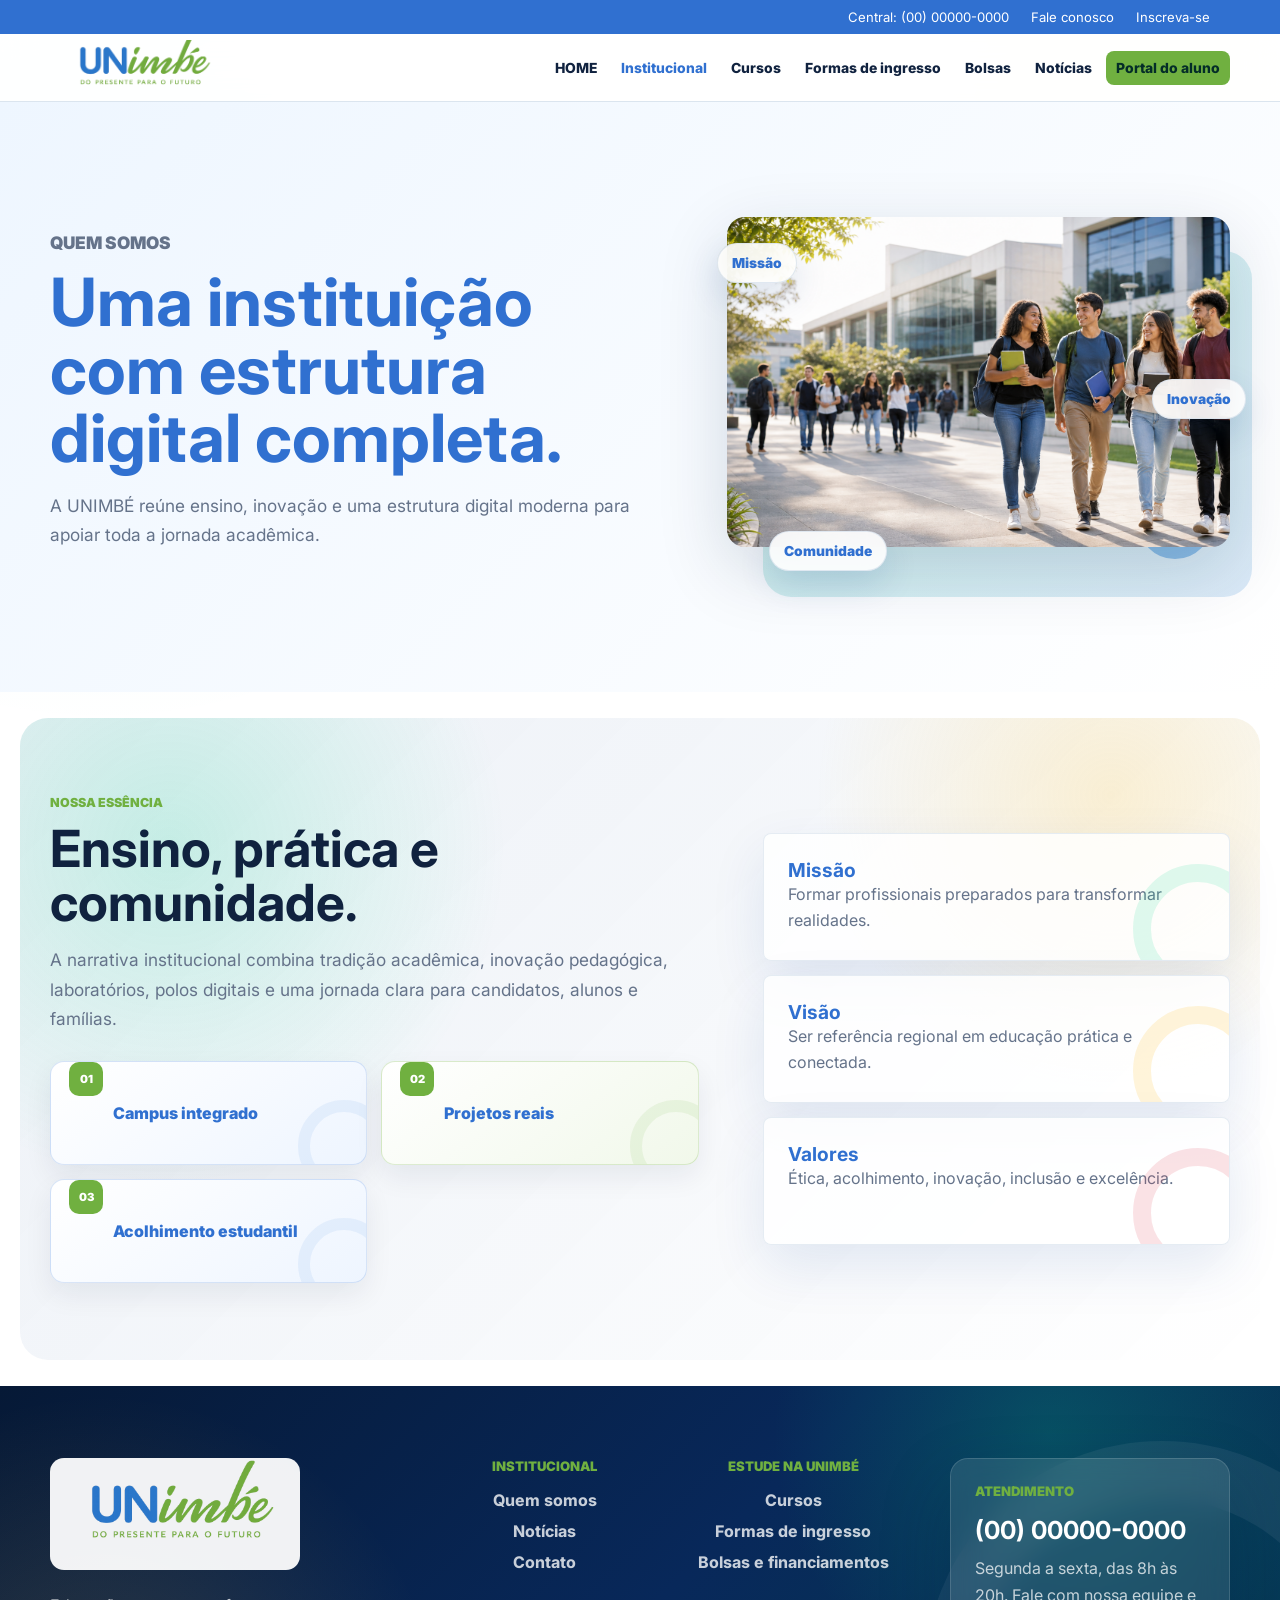
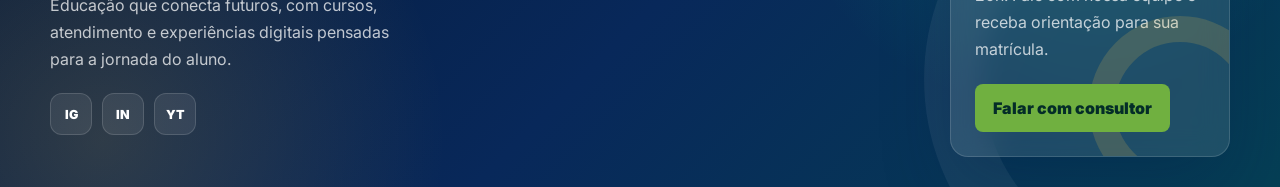
<file: sobre.html>
﻿<!doctype html>
<html lang="pt-BR">
  <head><meta charset="utf-8"><meta name="viewport" content="width=device-width, initial-scale=1"><title>Quem somos | UNIMBÉ</title><link rel="preconnect" href="https://fonts.googleapis.com"><link rel="preconnect" href="https://fonts.gstatic.com" crossorigin><link href="https://fonts.googleapis.com/css2?family=Inter:wght@400;500;600;700;800;900&display=swap" rel="stylesheet"><link rel="stylesheet" href="assets/styles.css"></head>
  <body>
<header class="topbar"><div class="topbar-inner"><span>Central: (00) 00000-0000</span><a href="contato.html">Fale conosco</a><a href="ingresso.html">Inscreva-se</a></div></header>
    <nav class="site-nav" data-nav-wrap><a class="brand" href="index.html"><img class="brand-logo" src="assets/logo-unimbe.png" alt="UNIMBÉ"><span><strong>UNIMBÉ</strong><small>Educação que conecta futuros</small></span></a><button class="menu-toggle" type="button" data-menu-toggle aria-label="Abrir menu" aria-expanded="false"><span></span><span></span></button><div class="nav-links" data-nav><a href="index.html">HOME</a><div class="nav-dropdown institutional-menu"><button class="nav-trigger" type="button">Institucional</button><div class="nav-submenu"><a href="sobre.html"><span aria-hidden="true">›</span> Quem somos</a><a href="cpa.html"><span aria-hidden="true">›</span> CPA</a><a href="nap.html"><span aria-hidden="true">›</span> NAP</a></div></div><div class="nav-dropdown"><a class="courses-link" href="cursos.html">Cursos</a><div class="nav-submenu"><a href="curso-enfermagem.html"><span aria-hidden="true">›</span> Enfermagem</a></div></div><a href="ingresso.html">Formas de ingresso</a><a href="bolsas.html">Bolsas</a><a href="noticias.html">Notícias</a><a class="portal-link" href="contato.html">Portal do aluno</a></div></nav>
    <main>
      <section class="page-hero page-hero-media"><div class="page-hero-copy"><p class="eyebrow">Quem somos</p><h1>Uma instituição com estrutura digital completa.</h1><p>A UNIMBÉ reúne ensino, inovação e uma estrutura digital moderna para apoiar toda a jornada acadêmica.</p></div><div class="hero-media about-motion" aria-hidden="true"><img src="assets/campus-hero.png" alt=""><span class="motion-chip chip-a">Missão</span><span class="motion-chip chip-b">Inovação</span><span class="motion-chip chip-c">Comunidade</span><span class="orbit-dot"></span></div></section>
      <section class="section split about-story"><div><p class="eyebrow">Nossa essência</p><h2>Ensino, prática e comunidade.</h2><p class="lead">A narrativa institucional combina tradição acadêmica, inovação pedagógica, laboratórios, polos digitais e uma jornada clara para candidatos, alunos e famílias.</p><div class="feature-list"><span>Campus integrado</span><span>Projetos reais</span><span>Acolhimento estudantil</span></div></div><div class="values"><article><strong>Missão</strong><span>Formar profissionais preparados para transformar realidades.</span></article><article><strong>Visão</strong><span>Ser referência regional em educação prática e conectada.</span></article><article><strong>Valores</strong><span>Ética, acolhimento, inovação, inclusão e excelência.</span></article></div></section>
    </main>
        <footer class="footer">
      <div class="footer-main">
        <div class="footer-brand-block">
          <img src="assets/logo-unimbe.png" alt="UNIMBÉ">
          <p>Educação que conecta futuros, com cursos, atendimento e experiências digitais pensadas para a jornada do aluno.</p>
          <div class="footer-social" aria-label="Redes sociais">
            <a href="contato.html" aria-label="Instagram">IG</a>
            <a href="contato.html" aria-label="LinkedIn">IN</a>
            <a href="contato.html" aria-label="YouTube">YT</a>
          </div>
        </div>

        <div class="footer-links">
          <strong>Institucional</strong>
          <a href="sobre.html">Quem somos</a>
          <a href="noticias.html">Notícias</a>
          <a href="contato.html">Contato</a>
        </div>

        <div class="footer-links">
          <strong>Estude na UNIMBÉ</strong>
          <a href="cursos.html">Cursos</a>
          <a href="ingresso.html">Formas de ingresso</a>
          <a href="bolsas.html">Bolsas e financiamentos</a>
        </div>

        <div class="footer-contact-card">
          <span>Atendimento</span>
          <strong>(00) 00000-0000</strong>
          <p>Segunda a sexta, das 8h às 20h. Fale com nossa equipe e receba orientação para sua matrícula.</p>
          <a class="btn primary" href="contato.html">Falar com consultor</a>
        </div>
      </div>

    </footer>
    <script src="assets/app.js"></script>
  </body>
</html>
</file>
<file: assets/styles.css>
:root {
  --blue: #3070D0;
  --blue-2: #2463BD;
  --green: #70B040;
  --yellow: #ffc845;
  --red: #d9364a;
  --ink: #10223f;
  --muted: #65738a;
  --light: #f3f7fb;
  --line: #dbe5ef;
  --white: #ffffff;
  --shadow: 0 22px 70px rgba(10, 35, 70, 0.16);
}

/* Página do NAP */
.nap-page { background: #fff; }
.nap-hero { position: relative; display: grid; grid-template-columns: minmax(0,1.1fr) minmax(330px,.7fr); gap: clamp(35px,7vw,100px); align-items: center; min-height: 620px; padding: clamp(70px,9vw,120px) max(20px,calc((100vw - 1180px)/2)); overflow: hidden; background: radial-gradient(circle at 82% 18%,rgba(112, 176, 64,.34),transparent 25%),linear-gradient(135deg,#061f49,var(--blue) 58%,#164e46); color:#fff; }
.nap-hero::after { content:""; position:absolute; right:-120px; bottom:-160px; width:420px; height:420px; border:68px solid rgba(255,255,255,.06); border-radius:50%; }
.nap-hero-copy,.nap-hero-visual { position:relative; z-index:2; }
.nap-hero-copy > p:not(.eyebrow) { max-width:690px; color:rgba(255,255,255,.82); font-size:1.08rem; line-height:1.7; }
.nap-hero-visual { display:grid; min-height:350px; align-content:center; justify-items:center; padding:42px; border:1px solid rgba(255,255,255,.18); border-radius:28px; background:rgba(255,255,255,.1); box-shadow:0 30px 80px rgba(0,15,45,.28); backdrop-filter:blur(14px); text-align:center; }
.nap-hero-visual span { color:#fff; font-size:clamp(5rem,10vw,8rem); font-weight:900; letter-spacing:-.08em; line-height:.8; }
.nap-hero-visual strong { margin-top:24px; color:#b7dc91; font-size:1.2rem; line-height:1.2; text-transform:uppercase; }
.nap-hero-visual i { width:70px; height:5px; margin-top:22px; border-radius:999px; background:var(--green); }
.nap-jump-nav { position:sticky; top:68px; z-index:40; display:flex; justify-content:center; gap:7px; overflow-x:auto; padding:10px 20px; border-bottom:1px solid var(--line); background:rgba(255,255,255,.96); box-shadow:0 10px 28px rgba(16,34,63,.07); backdrop-filter:blur(14px); }
.nap-jump-nav a { flex:0 0 auto; border-radius:8px; padding:9px 14px; color:var(--blue); font-size:.82rem; font-weight:850; }
.nap-jump-nav a:hover,.nap-jump-nav a.is-active { background:var(--blue); color:#fff; }
.nap-about { display:grid; grid-template-columns:.85fr 1.15fr; gap:clamp(34px,7vw,90px); align-items:start; }
.nap-about p,.nap-section p,.nap-services p,.nap-access p { color:var(--muted); line-height:1.75; }
.nap-section { padding:clamp(64px,8vw,100px) max(20px,calc((100vw - 1180px)/2)); }
.nap-soft { background:linear-gradient(145deg,#f4f8fb,#eef7f3); }
.nap-objectives { display:grid; grid-template-columns:repeat(4,minmax(0,1fr)); gap:18px; }
.nap-objectives article { padding:25px; border:1px solid rgba(48, 112, 208,.13); border-radius:15px; background:#fff; box-shadow:0 16px 38px rgba(16,34,63,.07); transition:transform 180ms ease,box-shadow 180ms ease; }
.nap-objectives article:hover { transform:translateY(-5px); box-shadow:0 24px 48px rgba(16,34,63,.13); }
.nap-objectives span { display:block; margin-bottom:18px; color:var(--green); font-size:.76rem; font-weight:900; }
.nap-objectives h3 { color:var(--blue); }
.nap-objectives p { margin:0; font-size:.92rem; }
.nap-services { display:grid; grid-template-columns:.72fr 1.28fr; gap:clamp(34px,7vw,90px); align-items:start; }
.nap-services-copy { position:sticky; top:150px; }
.nap-service-list { display:grid; gap:14px; counter-reset:nap-services; }
.nap-service-list article { counter-increment:nap-services; position:relative; padding:24px 24px 24px 74px; border:1px solid var(--line); border-radius:14px; background:#fff; box-shadow:0 12px 32px rgba(16,34,63,.06); }
.nap-service-list article::before { content:counter(nap-services,decimal-leading-zero); position:absolute; top:24px; left:22px; color:var(--green); font-weight:900; }
.nap-service-list strong { display:block; margin-bottom:8px; color:var(--blue); }
.nap-service-list p { margin:0; }
.nap-team { display:grid; grid-template-columns:1.15fr .65fr; gap:clamp(35px,7vw,90px); align-items:center; background:linear-gradient(135deg,#061f49,var(--blue)); color:#fff; }
.nap-team h2 { max-width:720px; }
.nap-team .eyebrow { color:#a8d57e; }
.nap-team-copy > p { color:rgba(255,255,255,.78); }
.nap-confidential { margin-top:28px; padding:22px; border-left:5px solid var(--green); border-radius:10px; background:rgba(255,255,255,.09); }
.nap-confidential p { margin:8px 0 0; color:rgba(255,255,255,.76); }
.nap-team-panel { padding:32px; border:1px solid rgba(255,255,255,.16); border-radius:18px; background:rgba(255,255,255,.1); box-shadow:0 24px 60px rgba(0,20,55,.24); }
.nap-team-panel span { display:block; margin-bottom:12px; color:#a8d57e; font-size:.78rem; font-weight:900; text-transform:uppercase; }
.nap-team-panel strong { display:block; margin-bottom:14px; font-size:1.45rem; }
.nap-team-panel p { margin:0; color:rgba(255,255,255,.76); }
.nap-access { display:grid; grid-template-columns:1fr 380px; gap:clamp(35px,7vw,90px); align-items:start; }
.nap-contact-list { display:grid; grid-template-columns:repeat(3,minmax(0,1fr)); gap:12px; margin-top:28px; }
.nap-contact-list span { display:grid; gap:7px; padding:18px; border:1px solid var(--line); border-radius:12px; }
.nap-contact-list strong { color:var(--blue); }
.nap-contact-list small { color:var(--muted); }
.nap-access-card { padding:30px; border:1px solid var(--line); border-top:5px solid var(--green); border-radius:16px; background:#f7faf5; box-shadow:0 20px 48px rgba(16,34,63,.1); }
.nap-access-card p { color:var(--muted); }
.nap-access-card .btn { width:100%; margin:8px 0 15px; opacity:.65; cursor:not-allowed; }
.nap-access-card small { display:block; color:var(--muted); line-height:1.5; }
.nap-final { display:flex; align-items:center; justify-content:space-between; gap:35px; padding:clamp(52px,7vw,86px) max(20px,calc((100vw - 1180px)/2)); background:linear-gradient(135deg,#eef6fb,#eef7e9); }
.nap-final h2 { max-width:780px; }
.nap-final p:not(.eyebrow) { margin:0; color:var(--muted); }
.nap-page > section.nap-reveal { opacity:0; transform:translateY(24px); transition:opacity 560ms ease,transform 560ms ease; }
.nap-page > section.nap-reveal.is-visible { opacity:1; transform:translateY(0); }
@media (max-width:900px) { .nap-hero,.nap-about,.nap-services,.nap-team,.nap-access { grid-template-columns:1fr; } .nap-hero-visual { min-height:280px; } .nap-objectives { grid-template-columns:repeat(2,minmax(0,1fr)); } .nap-services-copy { position:static; } .nap-contact-list { grid-template-columns:1fr; } .nap-jump-nav { justify-content:flex-start; } .nap-final { align-items:flex-start; flex-direction:column; } }
@media (max-width:560px) { .nap-objectives { grid-template-columns:1fr; } .nap-hero { min-height:720px; } }
@media (prefers-reduced-motion:reduce) { .nap-page > section.nap-reveal { opacity:1; transform:none; transition:none; } }

/* Portal da CPA */
.cpa-page { background: #fff; }
.cpa-hero {
  position: relative;
  min-height: 610px;
  overflow: hidden;
  background: var(--blue);
}
.cpa-hero > img { width: 100%; height: 610px; object-fit: cover; }
.cpa-hero::after {
  content: "";
  position: absolute;
  inset: 0;
  background: linear-gradient(90deg, rgba(5, 31, 76, 0.96), rgba(48, 112, 208, 0.76) 52%, rgba(5, 63, 85, 0.25));
}
.cpa-hero-copy {
  position: absolute;
  z-index: 2;
  top: 50%;
  left: max(20px, calc((100vw - 1180px) / 2));
  width: min(720px, calc(100% - 40px));
  transform: translateY(-50%);
  color: #fff;
}
.cpa-hero-copy h1 { max-width: 700px; }
.cpa-hero-copy > p:not(.eyebrow) { max-width: 670px; color: rgba(255,255,255,.84); font-size: 1.08rem; line-height: 1.7; }
.cpa-jump-nav {
  position: sticky;
  top: 68px;
  z-index: 40;
  display: flex;
  justify-content: center;
  gap: 6px;
  overflow-x: auto;
  padding: 10px 20px;
  border-bottom: 1px solid var(--line);
  background: rgba(255,255,255,.96);
  box-shadow: 0 10px 28px rgba(16,34,63,.07);
  backdrop-filter: blur(14px);
}
.cpa-jump-nav a { flex: 0 0 auto; border-radius: 8px; padding: 9px 12px; color: var(--blue); font-size: .82rem; font-weight: 850; }
.cpa-jump-nav a:hover { background: var(--blue); color: #fff; }
.cpa-intro { display: grid; grid-template-columns: .8fr 1.2fr; gap: clamp(30px, 7vw, 90px); align-items: start; }
.cpa-intro p, .cpa-section p, .cpa-objectives p, .cpa-contact p { color: var(--muted); line-height: 1.75; }
.cpa-section { padding: clamp(64px, 8vw, 100px) max(20px, calc((100vw - 1180px) / 2)); }
.cpa-soft { background: linear-gradient(145deg, #f4f8fb, #eef7f3); }
.cpa-card-grid { display: grid; gap: 18px; }
.cpa-card-grid-3 { grid-template-columns: repeat(3, minmax(0,1fr)); }
.cpa-card-grid-5 { grid-template-columns: repeat(5, minmax(0,1fr)); }
.cpa-card-grid article {
  padding: 24px;
  border: 1px solid rgba(48, 112, 208,.13);
  border-radius: 14px;
  background: #fff;
  box-shadow: 0 16px 38px rgba(16,34,63,.07);
  transition: transform 180ms ease, box-shadow 180ms ease;
}
.cpa-card-grid article:hover { transform: translateY(-5px); box-shadow: 0 24px 48px rgba(16,34,63,.13); }
.cpa-card-grid article > span { display: block; margin-bottom: 14px; color: var(--green); font-size: .78rem; font-weight: 900; }
.cpa-card-grid h3 { color: var(--blue); }
.cpa-card-grid p { margin-bottom: 0; font-size: .94rem; }
.cpa-objectives { display: grid; grid-template-columns: .8fr 1.2fr; gap: clamp(34px, 7vw, 88px); align-items: start; }
.cpa-objectives ol { display: grid; gap: 12px; margin: 0; padding: 0; list-style: none; counter-reset: objectives; }
.cpa-objectives li { counter-increment: objectives; display: flex; align-items: center; gap: 14px; padding: 16px 18px; border: 1px solid var(--line); border-radius: 12px; box-shadow: 0 10px 28px rgba(16,34,63,.05); font-weight: 750; }
.cpa-objectives li::before { content: counter(objectives, decimal-leading-zero); color: var(--green); font-weight: 900; }
.cpa-process { color: #fff; background: linear-gradient(135deg, #061f49, var(--blue) 58%, #24604f); }
.cpa-process .eyebrow { color: #98cf61; }
.cpa-flow { display: flex; align-items: stretch; gap: 8px; overflow-x: auto; padding: 10px 0 14px; }
.cpa-flow div { display: grid; min-width: 135px; flex: 1; gap: 10px; align-content: center; min-height: 120px; padding: 18px; border: 1px solid rgba(255,255,255,.14); border-radius: 12px; background: rgba(255,255,255,.08); text-align: center; }
.cpa-flow strong { color: #98cf61; font-size: .78rem; }
.cpa-flow span { font-size: .88rem; font-weight: 800; }
.cpa-flow i { align-self: center; color: #98cf61; font-size: 1.5rem; font-style: normal; }
.cpa-action-note { display: flex; align-items: center; gap: 18px; margin-top: 28px; padding: 22px; border-left: 5px solid var(--green); border-radius: 10px; background: #f2f8ed; }
.cpa-action-note p { flex: 1; margin: 0; color: var(--muted); }
.cpa-action-note span { border-radius: 999px; padding: 8px 12px; background: #e1ebd8; color: #557831; font-size: .78rem; font-weight: 850; }
.cpa-table-wrap { overflow-x: auto; border: 1px solid var(--line); border-radius: 14px; background: #fff; box-shadow: 0 14px 34px rgba(16,34,63,.06); }
.cpa-table-wrap table { width: 100%; border-collapse: collapse; }
.cpa-table-wrap th, .cpa-table-wrap td { padding: 16px 18px; border-bottom: 1px solid var(--line); text-align: left; }
.cpa-table-wrap th { background: var(--blue); color: #fff; font-size: .82rem; text-transform: uppercase; }
.cpa-table-wrap tr:last-child td { border-bottom: 0; }
.cpa-dimensions { display: grid; grid-template-columns: repeat(4,minmax(0,1fr)); gap: 16px; }
.cpa-dimensions > span { display: grid; gap: 8px; min-height: 118px; align-content: center; padding: 20px; border-radius: 14px; background: var(--blue); color: #fff; font-weight: 900; }
.cpa-dimensions > span:nth-child(even) { background: var(--green); }
.cpa-dimensions small { color: rgba(255,255,255,.8); font-weight: 600; line-height: 1.45; }
.cpa-results { background: linear-gradient(135deg, #eef6fb, #f1f8eb); }
.cpa-result-flow { display: grid; grid-template-columns: repeat(4,minmax(0,1fr)); gap: 16px; margin-bottom: 24px; }
.cpa-result-flow article { position: relative; padding: 24px; border: 1px solid rgba(48, 112, 208,.13); border-radius: 14px; background: #fff; box-shadow: 0 14px 34px rgba(16,34,63,.06); }
.cpa-result-flow span { display: block; margin-bottom: 14px; color: var(--green); font-size: .78rem; font-weight: 900; }
.cpa-result-flow strong { display: block; margin-bottom: 9px; color: var(--blue); }
.cpa-result-flow p { margin: 0; font-size: .9rem; }
.cpa-empty-state { padding: 34px; border: 2px dashed rgba(48, 112, 208,.25); border-radius: 16px; background: rgba(255,255,255,.65); text-align: center; }
.cpa-empty-state strong { display: block; margin-bottom: 10px; color: var(--blue); font-size: 1.25rem; }
.cpa-empty-state p { margin-bottom: 0; }
.cpa-calendar-docs { display: grid; grid-template-columns: repeat(2,minmax(0,1fr)); gap: clamp(30px,6vw,70px); }
.cpa-disclaimer { display: block; margin-top: 12px; color: var(--muted); }
.cpa-status { display: inline-flex; border-radius: 999px; padding: 6px 10px; background: #eef3e9; color: #5b7e38; font-size: .72rem; font-weight: 850; white-space: nowrap; }
.cpa-doc-list { display: grid; gap: 10px; }
.cpa-doc-list > span { display: flex; justify-content: space-between; gap: 16px; padding: 16px 18px; border: 1px solid var(--line); border-radius: 10px; font-weight: 800; }
.cpa-doc-list small { color: var(--green); }
.cpa-faq { display: grid; gap: 10px; max-width: 900px; margin: auto; }
.cpa-faq details { border: 1px solid var(--line); border-radius: 12px; background: #fff; }
.cpa-faq summary { padding: 18px 20px; color: var(--blue); font-weight: 850; cursor: pointer; }
.cpa-faq details p { padding: 0 20px 18px; margin: 0; }
.cpa-contact { display: grid; grid-template-columns: .8fr 1.2fr; gap: clamp(34px,7vw,84px); align-items: start; }
.cpa-contact ul { display: grid; gap: 10px; padding: 0; list-style: none; color: var(--muted); }
.contact-form textarea { width: 100%; border: 1px solid var(--line); border-radius: 8px; padding: 12px; font: inherit; resize: vertical; }
.cpa-final { display: flex; align-items: center; justify-content: space-between; gap: 30px; padding: clamp(48px,7vw,82px) max(20px, calc((100vw - 1180px) / 2)); background: linear-gradient(135deg,#062c68,var(--blue)); color: #fff; }
.cpa-final h2 { max-width: 760px; }
.cpa-final p:not(.eyebrow) { margin-bottom: 0; color: rgba(255,255,255,.8); }
.cpa-back-top { position: fixed; right: 22px; bottom: 22px; z-index: 45; display: grid; width: 44px; height: 44px; place-items: center; border: 0; border-radius: 50%; background: var(--blue); color: #fff; box-shadow: 0 12px 28px rgba(16,34,63,.25); font-size: 1.2rem; cursor: pointer; opacity: 0; visibility: hidden; transform: translateY(10px); transition: opacity 180ms ease, visibility 180ms ease, transform 180ms ease, background 180ms ease; }
.cpa-back-top.is-visible { opacity: 1; visibility: visible; transform: translateY(0); }
.cpa-back-top:hover { background: var(--green); transform: translateY(-3px); }
.cpa-page > section.cpa-reveal { opacity: 0; transform: translateY(24px); transition: opacity 560ms ease, transform 560ms ease; }
.cpa-page > section.cpa-reveal.is-visible { opacity: 1; transform: translateY(0); }
.cpa-jump-nav a.is-active { background: var(--blue); color: #fff; }

@media (max-width: 900px) {
  .cpa-card-grid-3, .cpa-dimensions, .cpa-result-flow { grid-template-columns: repeat(2,minmax(0,1fr)); }
  .cpa-card-grid-5 { grid-template-columns: repeat(2,minmax(0,1fr)); }
  .cpa-intro, .cpa-objectives, .cpa-calendar-docs, .cpa-contact { grid-template-columns: 1fr; }
  .cpa-jump-nav { top: 68px; justify-content: flex-start; }
  .cpa-action-note, .cpa-final { align-items: flex-start; flex-direction: column; }
}
@media (max-width: 560px) {
  .cpa-hero, .cpa-hero > img { min-height: 650px; height: 650px; }
  .cpa-card-grid-3, .cpa-card-grid-5, .cpa-dimensions, .cpa-result-flow { grid-template-columns: 1fr; }
}
@media (prefers-reduced-motion: reduce) {
  .cpa-page > section.cpa-reveal { opacity: 1; transform: none; transition: none; }
}

* { box-sizing: border-box; }
html { scroll-behavior: smooth; }
body {
  margin: 0;
  font-family: Inter, system-ui, -apple-system, BlinkMacSystemFont, "Segoe UI", sans-serif;
  color: var(--ink);
  background:
    radial-gradient(circle at 8% 12%, rgba(8, 212, 143, 0.1), transparent 26%),
    radial-gradient(circle at 88% 6%, rgba(255, 200, 69, 0.12), transparent 24%),
    var(--white);
}
img { display: block; max-width: 100%; }
a { color: inherit; text-decoration: none; }

.topbar {
  background: var(--blue);
  color: var(--white);
  font-size: 0.82rem;
}
.topbar-inner {
  display: flex;
  justify-content: flex-end;
  gap: 22px;
  max-width: 1180px;
  margin: auto;
  padding: 9px 20px;
}

.site-nav {
  position: sticky;
  top: 0;
  z-index: 50;
  display: flex;
  align-items: center;
  justify-content: space-between;
  gap: 24px;
  min-height: 68px;
  padding: 0 max(20px, calc((100vw - 1180px) / 2));
  background: rgba(255, 255, 255, 0.94);
  border-bottom: 1px solid var(--line);
  backdrop-filter: blur(16px);
}
.brand {
  display: flex;
  align-items: center;
  gap: 10px;
  font-weight: 900;
}
.brand-logo {
  display: block;
  width: clamp(138px, 14vw, 190px);
  height: 56px;
  border-radius: 7px;
  object-fit: cover;
  object-position: center 52%;
}
.brand-logo + span {
  position: absolute;
  width: 1px;
  height: 1px;
  overflow: hidden;
  clip: rect(0 0 0 0);
  white-space: nowrap;
}
.brand small {
  display: block;
  color: var(--muted);
  font-size: 0.72rem;
  font-weight: 700;
}
.nav-links {
  display: flex;
  align-items: center;
  gap: 4px;
  color: var(--ink);
  font-size: 0.87rem;
  font-weight: 800;
}
.nav-links a {
  padding: 9px 10px;
  border-radius: 8px;
  white-space: nowrap;
  transition: background-color 160ms ease, color 160ms ease;
}
.nav-trigger {
  border: 0;
  border-radius: 8px;
  padding: 9px 10px;
  background: transparent;
  color: inherit;
  font: inherit;
  font-weight: inherit;
  cursor: default;
  transition: background-color 160ms ease, color 160ms ease;
}
.nav-trigger:hover { background: var(--blue); color: #fff; }
.nav-links a:hover {
  background: var(--blue);
  color: #ffffff;
}
.nav-links .current-page {
  background: transparent;
  color: var(--blue);
}
.nav-dropdown {
  position: relative;
}
.nav-submenu {
  position: absolute;
  top: 100%;
  left: 0;
  z-index: 60;
  display: grid;
  min-width: 185px;
  gap: 4px;
  padding: 10px 8px 8px;
  border: 1px solid var(--line);
  border-radius: 10px;
  background: var(--white);
  box-shadow: 0 16px 38px rgba(16, 34, 63, 0.16);
  opacity: 0;
  visibility: hidden;
  transform: translateY(6px);
  pointer-events: none;
  transition: opacity 150ms ease, transform 150ms ease, visibility 150ms ease;
}
.nav-dropdown:hover .nav-submenu,
.nav-dropdown:focus-within .nav-submenu {
  opacity: 1;
  visibility: visible;
  transform: translateY(0);
  pointer-events: auto;
}
.nav-submenu a {
  display: flex;
  align-items: center;
  gap: 7px;
  white-space: nowrap;
}
.nav-submenu a span {
  color: var(--green);
  font-size: 1.15rem;
  line-height: 1;
}
.nav-submenu a:hover span { color: #ffffff; }
.portal-link {
  padding: 9px 12px;
  border-radius: 8px;
  background: var(--green);
  color: #042d28;
}
.menu-toggle {
  display: none;
  width: 42px;
  height: 42px;
  border: 1px solid var(--line);
  border-radius: 8px;
  background: var(--white);
}
.menu-toggle span {
  display: block;
  width: 18px;
  height: 2px;
  margin: 5px auto;
  background: var(--ink);
}

.hero {
  position: relative;
  min-height: 690px;
  overflow: hidden;
  background: var(--blue);
}
.hero img {
  width: 100%;
  height: 690px;
  object-fit: cover;
  object-position: center;
}
.hero::after {
  content: "";
  position: absolute;
  inset: 0;
  background:
    radial-gradient(circle at 94% 92%, rgba(8, 212, 143, 0.34), transparent 14%),
    linear-gradient(90deg, rgba(6, 35, 88, 0.94), rgba(6, 63, 143, 0.66) 45%, rgba(6, 63, 143, 0.12));
}
.hero-overlay {
  position: absolute;
  z-index: 2;
  top: 46%;
  left: max(20px, calc((100vw - 1180px) / 2));
  width: min(690px, calc(100% - 40px));
  transform: translateY(-50%);
  color: var(--white);
}
.hero-overlay .hero-word {
  display: inline-block;
  white-space: nowrap;
}
.hero-overlay .hero-letter {
  display: inline-block;
  opacity: 0;
  transform: translateY(24px) scale(0.35);
  animation: heroLetterIn 520ms cubic-bezier(0.2, 0.8, 0.2, 1) forwards;
  animation-delay: calc(180ms + (var(--char-index) * 38ms));
}
.hero-overlay [data-hero-description],
.hero-overlay [data-hero-actions] {
  opacity: 0;
  animation: heroContentIn 680ms ease-out forwards;
}
.hero-overlay [data-hero-description] {
  transform: translateY(18px) scale(0.78);
  animation-delay: var(--hero-text-delay, 2.6s);
}
.hero-overlay [data-hero-actions] {
  transform: translateY(16px);
  animation-delay: var(--hero-actions-delay, 2.95s);
}
@keyframes heroLetterIn {
  0% { opacity: 0; transform: translateY(24px) scale(0.35); }
  65% { opacity: 1; transform: translateY(-3px) scale(1.06); }
  100% { opacity: 1; transform: translateY(0) scale(1); }
}
@keyframes heroContentIn {
  to { opacity: 1; transform: translateY(0) scale(1); }
}
@media (prefers-reduced-motion: reduce) {
  .hero-overlay .hero-letter,
  .hero-overlay [data-hero-description],
  .hero-overlay [data-hero-actions] {
    opacity: 1;
    transform: none;
    animation: none;
  }
}
.eyebrow {
  margin: 0 0 12px;
  color: var(--green);
  font-size: 0.78rem;
  font-weight: 900;
  letter-spacing: 0;
  text-transform: uppercase;
}
h1, h2, h3, p { margin-top: 0; }
h1 {
  margin-bottom: 18px;
  font-size: clamp(2.35rem, 5.2vw, 4.55rem);
  line-height: 1.02;
  letter-spacing: 0;
}
h2 {
  margin-bottom: 16px;
  font-size: clamp(2rem, 4vw, 3.4rem);
  line-height: 1.05;
  letter-spacing: 0;
}
h3 { margin-bottom: 10px; }
.hero p, .lead {
  color: rgba(255, 255, 255, 0.84);
  font-size: 1.08rem;
  line-height: 1.7;
}
.lead { color: var(--muted); }
.hero-actions {
  display: flex;
  flex-wrap: wrap;
  gap: 12px;
  margin-top: 28px;
}
.hero-actions .btn {
  transition: transform 180ms ease, box-shadow 180ms ease;
}
.hero-actions .btn:hover {
  transform: translateY(-4px);
  box-shadow: 0 12px 24px rgba(6, 25, 54, 0.28);
}
.hero-actions .btn:active {
  transform: translateY(-1px);
}
.btn {
  display: inline-flex;
  min-height: 48px;
  align-items: center;
  justify-content: center;
  border: 0;
  border-radius: 8px;
  padding: 0 18px;
  font: inherit;
  font-weight: 900;
  cursor: pointer;
}
.btn.primary {
  background: var(--green);
  color: #042d28;
}
.btn.light {
  background: var(--white);
  color: var(--blue);
}
.quick-access {
  display: grid;
  grid-template-columns: repeat(4, minmax(0, 1fr));
  gap: 16px;
  max-width: 1180px;
  margin: -74px auto 0;
  padding: 0 20px;
  position: relative;
  z-index: 4;
}
.quick-access a,
.course-card,
.news-grid article,
.contact-form,
.info-card,
.values article,
.contact-options article {
  border: 1px solid var(--line);
  border-radius: 8px;
  background: var(--white);
  box-shadow: 0 14px 38px rgba(6, 63, 143, 0.08);
}
.quick-access a {
  position: relative;
  overflow: hidden;
  display: grid;
  gap: 6px;
  min-height: 132px;
  padding: 24px;
  border-radius: 14px;
  background:
    linear-gradient(145deg, rgba(255, 255, 255, 0.96), rgba(240, 250, 247, 0.92));
  transition: transform 180ms ease, box-shadow 180ms ease;
}
.quick-access a::after {
  content: "";
  position: absolute;
  right: -32px;
  bottom: -32px;
  width: 90px;
  height: 90px;
  border: 18px solid rgba(8, 212, 143, 0.12);
  border-radius: 50%;
}
.quick-access a:hover {
  transform: translateY(-6px);
  box-shadow: 0 26px 60px rgba(6, 63, 143, 0.17);
}
.quick-access strong { color: var(--blue); font-size: 1.1rem; }
.quick-access span, .course-card p, .catalog-card p, .news-grid p, .info-card p, .values span, .contact-options span {
  color: var(--muted);
  line-height: 1.6;
}

.section {
  max-width: 1180px;
  margin: auto;
  padding: clamp(64px, 8vw, 112px) 20px;
}
.split {
  display: grid;
  grid-template-columns: minmax(0, 1fr) minmax(320px, 0.72fr);
  gap: clamp(28px, 5vw, 70px);
  align-items: center;
}
.feature-list {
  display: grid;
  grid-template-columns: repeat(2, minmax(0, 1fr));
  gap: 14px;
  margin-top: 28px;
  counter-reset: feature-card;
}
.feature-list span {
  counter-increment: feature-card;
  position: relative;
  display: grid;
  min-height: 104px;
  align-content: center;
  padding: 20px 18px 20px 62px;
  overflow: hidden;
  border: 1px solid rgba(48, 112, 208, 0.18);
  border-radius: 14px;
  background: linear-gradient(145deg, #ffffff, #eef5ff);
  color: var(--blue);
  font-weight: 850;
  line-height: 1.35;
  box-shadow: 0 12px 28px rgba(16, 34, 63, 0.07);
  transition: transform 180ms ease, box-shadow 180ms ease, border-color 180ms ease;
}
.feature-list span:nth-child(even) {
  border-color: rgba(112, 176, 64, 0.24);
  background: linear-gradient(145deg, #ffffff, #f1f8ea);
}
.feature-list span::before {
  content: counter(feature-card, decimal-leading-zero);
  position: absolute;
  left: 18px;
  display: grid;
  width: 34px;
  height: 34px;
  place-items: center;
  border-radius: 10px;
  background: var(--green);
  color: var(--white);
  font-size: 0.7rem;
  font-weight: 900;
}
.feature-list span:nth-child(even)::before { background: var(--green); }
.feature-list span::after {
  content: "";
  position: absolute;
  right: -24px;
  bottom: -28px;
  width: 68px;
  height: 68px;
  border: 12px solid rgba(48, 112, 208, 0.08);
  border-radius: 50%;
}
.feature-list span:nth-child(even)::after { border-color: rgba(112, 176, 64, 0.1); }
.feature-list span:hover {
  transform: translateY(-4px);
  border-color: rgba(48, 112, 208, 0.38);
  box-shadow: 0 18px 36px rgba(16, 34, 63, 0.12);
}
.stats-panel {
  display: grid;
  gap: 12px;
  padding: 22px;
  border-radius: 8px;
  background: var(--blue);
  color: var(--white);
}
.stats-panel div {
  display: grid;
  gap: 4px;
  padding: 18px;
  border-radius: 8px;
  background: rgba(255, 255, 255, 0.1);
}
.stats-panel strong { font-size: 2.5rem; }
.stats-panel span { color: rgba(255, 255, 255, 0.76); }

.section-head {
  display: flex;
  align-items: end;
  justify-content: space-between;
  gap: 24px;
  margin-bottom: 28px;
}
.section-head a {
  color: var(--blue);
  font-weight: 900;
  border-bottom: 2px solid currentColor;
}
.course-grid, .news-grid, .admission-grid, .catalog, .matrix-grid {
  display: grid;
  grid-template-columns: repeat(3, minmax(0, 1fr));
  gap: 18px;
}
.course-card {
  overflow: hidden;
}
.course-card img {
  width: 100%;
  aspect-ratio: 16 / 10;
  object-fit: cover;
}
.course-card div {
  padding: 22px;
}
.course-card span, .catalog-card span {
  color: var(--green);
  font-size: 0.82rem;
  font-weight: 900;
}
.course-card a, .catalog-card a {
  display: inline-flex;
  margin-top: 16px;
  color: var(--blue);
  font-weight: 900;
}

.admission-band {
  max-width: none;
  background: linear-gradient(135deg, #2458A5, #193F78);
  color: var(--white);
}
.admission-band .eyebrow { color: var(--white); }
.admission-band > div {
  max-width: 1180px;
  margin: auto;
}
.admission-band .admission-grid {
  grid-template-columns: repeat(2, minmax(0, 1fr));
  max-width: 900px;
  gap: 22px;
  margin: 34px auto 0;
  counter-reset: admission-card;
}
.admission-band .admission-grid article {
  counter-increment: admission-card;
  position: relative;
  overflow: hidden;
  display: grid;
  min-height: 178px;
  align-content: center;
  justify-items: center;
  padding: 42px 72px 34px;
  text-align: center;
  border: 1px solid rgba(255, 255, 255, 0.22);
  border-top: 4px solid rgba(255, 255, 255, 0.72);
  background: linear-gradient(145deg, rgba(255, 255, 255, 0.15), rgba(255, 255, 255, 0.07));
  box-shadow: none;
  transition: transform 220ms ease, background-color 220ms ease, box-shadow 220ms ease, border-color 220ms ease;
}
.admission-band .admission-grid article::before {
  content: counter(admission-card, decimal-leading-zero);
  position: absolute;
  top: 18px;
  left: 20px;
  display: grid;
  width: 38px;
  height: 38px;
  place-items: center;
  border-radius: 50%;
  background: var(--white);
  color: #2458A5;
  font-size: 0.76rem;
  font-weight: 900;
  box-shadow: 0 8px 18px rgba(16, 34, 63, 0.2);
}
.admission-band .admission-grid article::after {
  content: "";
  position: absolute;
  right: -28px;
  bottom: -34px;
  width: 86px;
  height: 86px;
  border: 16px solid rgba(255, 255, 255, 0.1);
  border-radius: 50%;
  transition: transform 260ms ease;
}
.admission-band .admission-grid strong {
  position: relative;
  z-index: 2;
  font-size: 1.12rem;
}
.admission-band .admission-grid span {
  position: relative;
  z-index: 2;
  max-width: 310px;
  line-height: 1.55;
}
.admission-band .admission-grid article:hover {
  border-color: rgba(255, 255, 255, 0.36);
  background: linear-gradient(145deg, rgba(255, 255, 255, 0.23), rgba(255, 255, 255, 0.12));
  transform: translateY(-3px);
  box-shadow: none;
}
.admission-band .admission-grid article:hover::after { transform: scale(1.18) rotate(10deg); }
.admission-grid article {
  min-height: 150px;
  padding: 24px;
  border-radius: 8px;
  background: rgba(255, 255, 255, 0.12);
}
.admission-grid strong, .admission-grid span {
  display: block;
}
.admission-grid span {
  margin-top: 10px;
  color: rgba(255, 255, 255, 0.76);
}
.admission-grid.large article {
  background: var(--blue);
  color: var(--white);
}

.news-preview {
  background: var(--light);
  max-width: none;
}
.news-preview > * {
  max-width: 1180px;
  margin-left: auto;
  margin-right: auto;
}
.news-grid article {
  padding: 24px;
}
.news-grid small {
  color: var(--blue-2);
  font-weight: 800;
}

.page-hero {
  padding: clamp(70px, 9vw, 120px) max(20px, calc((100vw - 1180px) / 2));
  background: linear-gradient(135deg, #eef6ff, #ffffff);
}
.page-hero-media {
  display: grid;
  grid-template-columns: minmax(0, 0.95fr) minmax(340px, 0.78fr);
  gap: clamp(30px, 5vw, 78px);
  align-items: center;
  overflow: hidden;
}
.page-hero p {
  max-width: 780px;
  color: var(--muted);
  font-size: 1.08rem;
  line-height: 1.7;
}
.page-hero h1 {
  max-width: 880px;
  color: var(--blue);
}
.hero-media {
  position: relative;
  min-height: 360px;
}
.hero-media::before {
  content: "";
  position: absolute;
  inset: 34px -22px -20px 36px;
  border-radius: 28px;
  background: linear-gradient(135deg, rgba(8, 212, 143, 0.18), rgba(0, 105, 201, 0.14));
  animation: heroGlow 6s ease-in-out infinite;
}
.hero-media img {
  position: relative;
  z-index: 2;
  width: 100%;
  height: 330px;
  object-fit: cover;
  border-radius: 18px;
  box-shadow: var(--shadow);
  animation: mediaFloat 7s ease-in-out infinite;
}
.motion-chip {
  position: absolute;
  z-index: 3;
  display: inline-flex;
  min-height: 40px;
  align-items: center;
  border: 1px solid rgba(219, 229, 239, 0.86);
  border-radius: 999px;
  padding: 0 14px;
  background: rgba(255, 255, 255, 0.9);
  color: var(--blue);
  box-shadow: 0 14px 34px rgba(6, 63, 143, 0.14);
  font-size: 0.86rem;
  font-weight: 900;
  backdrop-filter: blur(12px);
  animation: chipFloat 5.8s ease-in-out infinite;
}
.chip-a { top: 26px; left: -10px; }
.chip-b { right: -16px; top: 45%; animation-delay: -1.7s; }
.chip-c { left: 42px; bottom: 6px; animation-delay: -3.1s; }
.orbit-dot {
  position: absolute;
  z-index: 1;
  right: 18px;
  bottom: 18px;
  width: 74px;
  height: 74px;
  border: 14px solid rgba(255, 200, 69, 0.72);
  border-radius: 50%;
  animation: orbitPulse 4.8s ease-in-out infinite;
}
.courses-motion .orbit-dot { border-color: rgba(8, 212, 143, 0.62); }
.about-motion .orbit-dot { border-color: rgba(0, 105, 201, 0.36); }
.admission-motion .orbit-dot { border-color: rgba(8, 212, 143, 0.62); }
.scholarship-motion .orbit-dot { border-color: rgba(255, 200, 69, 0.74); }
.news-motion .orbit-dot { border-color: rgba(217, 54, 74, 0.42); }
.contact-motion .orbit-dot { border-color: rgba(8, 212, 143, 0.58); }
.course-detail-motion .orbit-dot { border-color: rgba(8, 212, 143, 0.62); }

@keyframes mediaFloat {
  0%, 100% { transform: translate3d(0, 0, 0) rotate(0deg); }
  50% { transform: translate3d(0, -12px, 0) rotate(0.6deg); }
}
@keyframes chipFloat {
  0%, 100% { transform: translate3d(0, 0, 0); }
  50% { transform: translate3d(0, -10px, 0); }
}
@keyframes heroGlow {
  0%, 100% { transform: translate3d(0, 0, 0) scale(1); opacity: 0.9; }
  50% { transform: translate3d(-10px, 8px, 0) scale(1.03); opacity: 1; }
}
@keyframes orbitPulse {
  0%, 100% { transform: scale(1); opacity: 0.75; }
  50% { transform: scale(1.14); opacity: 0.42; }
}

.catalog-section {
  position: relative;
  max-width: none;
  padding-left: max(20px, calc((100vw - 1180px) / 2));
  padding-right: max(20px, calc((100vw - 1180px) / 2));
  background:
    linear-gradient(145deg, rgba(6, 63, 143, 0.08), rgba(8, 212, 143, 0.06)),
    #f2f7fb;
  overflow: hidden;
}
.catalog-section::before,
.catalog-section::after {
  content: "";
  position: absolute;
  pointer-events: none;
  border-radius: 999px;
}
.catalog-section::before {
  width: 360px;
  height: 360px;
  right: -120px;
  top: 70px;
  background: rgba(8, 212, 143, 0.16);
  animation: sectionBlob 9s ease-in-out infinite;
}
.catalog-section::after {
  width: 260px;
  height: 260px;
  left: -90px;
  bottom: 70px;
  background: rgba(255, 200, 69, 0.2);
  animation: sectionBlob 11s ease-in-out infinite reverse;
}
.catalog-intro,
.filter-tabs,
.catalog {
  position: relative;
  z-index: 2;
}
.catalog-intro {
  max-width: 760px;
  margin-bottom: 26px;
}
.catalog-intro h2 {
  color: var(--blue);
}
.filter-tabs {
  display: flex;
  flex-wrap: wrap;
  gap: 12px;
  width: fit-content;
  max-width: 100%;
  margin-bottom: 32px;
  padding: 10px;
  border: 1px solid rgba(219, 229, 239, 0.78);
  border-radius: 8px;
  background: rgba(255, 255, 255, 0.72);
  box-shadow: 0 18px 50px rgba(6, 63, 143, 0.09);
  backdrop-filter: blur(14px);
}
.filter-tabs button {
  display: inline-flex;
  min-height: 48px;
  align-items: center;
  gap: 9px;
  border: 1px solid rgba(219, 229, 239, 0.9);
  border-radius: 8px;
  background: var(--white);
  color: var(--blue);
  padding: 0 18px;
  font: inherit;
  font-weight: 900;
  cursor: pointer;
  box-shadow: 0 8px 22px rgba(6, 63, 143, 0.05);
  transition: transform 180ms ease, background 180ms ease, color 180ms ease, box-shadow 180ms ease;
}
.filter-tabs button span {
  width: 9px;
  height: 9px;
  border-radius: 50%;
  background: var(--green);
  box-shadow: 0 0 0 5px rgba(8, 212, 143, 0.13);
}
.filter-tabs button.active {
  background: linear-gradient(135deg, var(--blue), #0b66c2);
  color: var(--white);
  box-shadow: 0 14px 30px rgba(6, 63, 143, 0.22);
  transform: translateY(-2px);
}
.filter-tabs button:hover {
  transform: translateY(-2px);
}
.catalog {
  grid-template-columns: repeat(2, minmax(0, 1fr));
  gap: 22px;
}
.catalog-card {
  position: relative;
  display: grid;
  grid-template-columns: 220px minmax(0, 1fr);
  min-height: 294px;
  overflow: hidden;
  border: 1px solid rgba(219, 229, 239, 0.8);
  border-radius: 8px;
  background: rgba(255, 255, 255, 0.84);
  box-shadow: 0 22px 54px rgba(6, 63, 143, 0.12);
  isolation: isolate;
  transition: transform 220ms ease, box-shadow 220ms ease, border-color 220ms ease;
}
.catalog-card::before {
  content: "";
  position: absolute;
  inset: 0;
  z-index: -1;
  background: linear-gradient(135deg, rgba(8, 212, 143, 0.14), transparent 42%);
  opacity: 0.9;
}
.catalog-card::after {
  content: "";
  position: absolute;
  right: -58px;
  bottom: -58px;
  width: 150px;
  height: 150px;
  border: 28px solid rgba(6, 63, 143, 0.08);
  border-radius: 50%;
  transition: transform 260ms ease;
}
.catalog-card:hover {
  transform: translateY(-7px);
  border-color: rgba(8, 212, 143, 0.55);
  box-shadow: 0 30px 70px rgba(6, 63, 143, 0.18);
}
.catalog-card:hover::after {
  transform: scale(1.18);
}
.catalog-card img {
  width: 100%;
  height: 100%;
  min-height: 294px;
  object-fit: cover;
  clip-path: polygon(0 0, 100% 0, 86% 100%, 0% 100%);
  transition: transform 420ms ease, filter 420ms ease;
}
.catalog-card:hover img {
  transform: scale(1.06);
  filter: saturate(1.08);
}
.catalog-card-body {
  display: flex;
  min-width: 0;
  flex-direction: column;
  justify-content: center;
  padding: 28px 28px 28px 12px;
}
.catalog-card h2 {
  margin-bottom: 14px;
  max-width: 100%;
  font-size: clamp(1.7rem, 2.45vw, 2.65rem);
  line-height: 1.02;
  overflow-wrap: anywhere;
}
.catalog-card p {
  max-width: 540px;
}
.catalog-card a {
  width: fit-content;
  min-height: 42px;
  align-items: center;
  border-radius: 8px;
  padding: 0 14px;
  background: rgba(6, 63, 143, 0.08);
  transition: background 180ms ease, color 180ms ease, transform 180ms ease;
}
.catalog-card a:hover {
  background: var(--blue);
  color: var(--white);
  transform: translateX(3px);
}
.area-saude::before { background: linear-gradient(135deg, rgba(8, 212, 143, 0.18), transparent 44%); }
.area-tecnologia::before { background: linear-gradient(135deg, rgba(0, 105, 201, 0.17), transparent 44%); }
.area-negocios::before { background: linear-gradient(135deg, rgba(255, 200, 69, 0.22), transparent 44%); }
.area-humanas::before { background: linear-gradient(135deg, rgba(112, 176, 64, 0.16), transparent 44%); }
.area-saude span { color: #008b65; }
.area-tecnologia span { color: var(--blue-2); }
.area-negocios span { color: #b16b00; }
.area-humanas span { color: var(--green); }

@keyframes sectionBlob {
  0%, 100% { transform: translate3d(0, 0, 0) scale(1); }
  50% { transform: translate3d(-18px, 14px, 0) scale(1.08); }
}

.course-hero {
  position: relative;
  display: grid;
  grid-template-columns: minmax(0, 0.9fr) minmax(360px, 1.1fr);
  gap: clamp(28px, 5vw, 70px);
  align-items: center;
  padding: clamp(54px, 7vw, 90px) max(20px, calc((100vw - 1180px) / 2));
  overflow: hidden;
  background:
    radial-gradient(circle at 80% 18%, rgba(8, 212, 143, 0.26), transparent 24%),
    radial-gradient(circle at 10% 88%, rgba(255, 200, 69, 0.18), transparent 28%),
    linear-gradient(135deg, #052e72, #064da8 54%, #087f78);
  color: var(--white);
}
.course-hero::after {
  content: "";
  position: absolute;
  left: -110px;
  bottom: -120px;
  width: 340px;
  height: 340px;
  border: 56px solid rgba(255, 255, 255, 0.07);
  border-radius: 50%;
  animation: orbitPulse 7s ease-in-out infinite;
}
.course-hero-copy {
  position: relative;
  z-index: 2;
}
.course-hero p {
  color: rgba(255, 255, 255, 0.82);
  line-height: 1.7;
}
.course-hero-tags {
  display: flex;
  flex-wrap: wrap;
  gap: 10px;
  margin-top: 24px;
}
.course-hero-tags span {
  padding: 10px 12px;
  border: 1px solid rgba(255, 255, 255, 0.18);
  border-radius: 999px;
  background: rgba(255, 255, 255, 0.11);
  color: rgba(255, 255, 255, 0.88);
  font-size: 0.9rem;
  font-weight: 850;
  backdrop-filter: blur(12px);
}
.course-hero img {
  width: 100%;
  aspect-ratio: 4 / 3;
  object-fit: cover;
  border-radius: 8px;
  box-shadow: var(--shadow);
}
.course-hero .hero-media {
  min-height: 390px;
}
.course-hero .hero-media img {
  height: 370px;
  aspect-ratio: auto;
  border-radius: 18px;
}
.course-summary {
  display: grid;
  grid-template-columns: repeat(4, minmax(0, 1fr));
  max-width: 1180px;
  margin: -34px auto 0;
  padding: 0 20px;
  gap: 12px;
  position: relative;
}
.course-summary div {
  position: relative;
  overflow: hidden;
  display: grid;
  gap: 5px;
  padding: 22px;
  border: 1px solid rgba(219, 229, 239, 0.78);
  border-radius: 14px;
  background: rgba(255, 255, 255, 0.92);
  box-shadow: 0 20px 48px rgba(6, 63, 143, 0.14);
  transition: transform 220ms ease, box-shadow 220ms ease;
}
.course-summary div::after {
  content: "";
  position: absolute;
  right: -30px;
  bottom: -30px;
  width: 82px;
  height: 82px;
  border: 16px solid rgba(8, 212, 143, 0.13);
  border-radius: 50%;
}
.course-summary div:hover {
  transform: translateY(-5px);
  box-shadow: 0 28px 62px rgba(6, 63, 143, 0.18);
}
.course-summary strong { color: var(--blue); font-size: 1.35rem; }
.course-summary span { color: var(--muted); }
.document-content {
  display: grid;
  grid-template-columns: minmax(0, 1fr) 330px;
  gap: clamp(32px, 6vw, 72px);
  align-items: start;
}
.document-content article { max-width: 780px; }
.document-content article > h2 {
  margin-top: 48px;
  font-size: clamp(1.8rem, 3vw, 2.7rem);
}
.document-content article > h2:first-of-type { margin-top: 0; }
.document-content article h3 {
  margin-top: 32px;
  color: var(--blue);
  font-size: 1.35rem;
}
.document-content article p,
.document-list li,
.coordinator-card p {
  color: var(--muted);
  line-height: 1.75;
}
.document-list {
  display: grid;
  gap: 12px;
  margin: 20px 0 0;
  padding-left: 22px;
}
.document-list li::marker { color: var(--green); }
.coordinator-card {
  padding: 28px;
  border: 1px solid var(--line);
  border-top: 5px solid var(--blue);
  border-radius: 12px;
  background: var(--white);
  box-shadow: 0 18px 46px rgba(6, 63, 143, 0.11);
}
.coordinator-card h2 {
  margin-bottom: 18px;
  font-size: 2rem;
}
.course-content {
  position: relative;
  display: grid;
  grid-template-columns: minmax(0, 1fr) 340px;
  gap: 34px;
  align-items: start;
}
.course-content::before {
  content: "";
  position: absolute;
  inset: 40px 20px;
  z-index: -1;
  border-radius: 28px;
  background:
    radial-gradient(circle at 14% 20%, rgba(8, 212, 143, 0.12), transparent 26%),
    radial-gradient(circle at 90% 10%, rgba(255, 200, 69, 0.18), transparent 24%);
}
.check-list {
  display: grid;
  gap: 10px;
  padding: 0;
  list-style: none;
}
.check-list li {
  position: relative;
  padding: 14px 16px 14px 44px;
  border: 1px solid rgba(219, 229, 239, 0.84);
  border-radius: 12px;
  background: rgba(255, 255, 255, 0.84);
  box-shadow: 0 12px 30px rgba(6, 63, 143, 0.06);
  font-weight: 700;
}
.check-list li::before {
  content: "";
  position: absolute;
  left: 16px;
  top: 18px;
  width: 12px;
  height: 12px;
  border-radius: 50%;
  background: var(--green);
  box-shadow: 0 0 0 6px rgba(8, 212, 143, 0.12);
}
.info-card {
  position: sticky;
  top: 100px;
  overflow: hidden;
  padding: 26px;
  border-radius: 18px;
  background:
    linear-gradient(145deg, rgba(6, 63, 143, 0.08), rgba(8, 212, 143, 0.08)),
    rgba(255, 255, 255, 0.92);
  box-shadow: 0 24px 58px rgba(6, 63, 143, 0.14);
}
.info-card::after {
  content: "";
  position: absolute;
  right: -42px;
  bottom: -42px;
  width: 130px;
  height: 130px;
  border: 26px solid rgba(255, 200, 69, 0.22);
  border-radius: 50%;
}
.info-card .btn {
  position: relative;
  z-index: 2;
}
.matrix {
  position: relative;
  max-width: none;
  overflow: hidden;
  padding-left: max(20px, calc((100vw - 1180px) / 2));
  padding-right: max(20px, calc((100vw - 1180px) / 2));
  background:
    radial-gradient(circle at 90% 16%, rgba(8, 212, 143, 0.16), transparent 26%),
    radial-gradient(circle at 8% 88%, rgba(255, 200, 69, 0.18), transparent 28%),
    linear-gradient(145deg, #f3f8fb, #ffffff 52%, #eefaf5);
}
.matrix::after {
  content: "";
  position: absolute;
  right: -90px;
  top: 70px;
  width: 280px;
  height: 280px;
  border: 48px solid rgba(6, 63, 143, 0.05);
  border-radius: 50%;
  animation: orbitPulse 7s ease-in-out infinite;
}
.matrix-heading {
  position: relative;
  z-index: 2;
  display: grid;
  grid-template-columns: minmax(0, 1fr) minmax(300px, 0.58fr);
  gap: 32px;
  align-items: end;
  max-width: 1180px;
  margin: 0 auto 34px;
}
.matrix-heading p:last-child {
  color: var(--muted);
  line-height: 1.7;
}
.matrix-layout {
  position: relative;
  z-index: 2;
  display: grid;
  grid-template-columns: minmax(0, 1fr) 300px;
  gap: 24px;
  max-width: 1180px;
  margin: auto;
}
.matrix-track {
  position: relative;
  display: grid;
  grid-template-columns: repeat(2, minmax(0, 1fr));
  gap: 18px;
}
.matrix-track::before {
  content: "";
  position: absolute;
  left: 24px;
  right: 24px;
  top: 52px;
  height: 3px;
  border-radius: 999px;
  background: linear-gradient(90deg, var(--green), var(--yellow), var(--blue-2));
  opacity: 0.62;
}
.matrix-track article {
  position: relative;
  min-height: 310px;
  overflow: hidden;
  border: 1px solid rgba(219, 229, 239, 0.78);
  border-radius: 18px;
  padding: 26px;
  background: rgba(255, 255, 255, 0.9);
  box-shadow: 0 22px 54px rgba(6, 63, 143, 0.1);
  transition: transform 220ms ease, box-shadow 220ms ease, border-color 220ms ease;
}
.matrix-track article::after {
  content: "";
  position: absolute;
  right: -38px;
  bottom: -38px;
  width: 112px;
  height: 112px;
  border: 22px solid rgba(8, 212, 143, 0.12);
  border-radius: 50%;
}
.matrix-track article:hover {
  transform: translateY(-7px);
  border-color: rgba(8, 212, 143, 0.52);
  box-shadow: 0 30px 70px rgba(6, 63, 143, 0.16);
}
.matrix-step {
  display: grid;
  width: 54px;
  height: 54px;
  margin-bottom: 36px;
  place-items: center;
  border-radius: 16px;
  background: var(--blue);
  color: var(--green);
  font-weight: 900;
  box-shadow: 0 16px 34px rgba(6, 63, 143, 0.18);
}
.matrix-track strong {
  display: block;
  margin-bottom: 10px;
  color: var(--blue);
  font-size: 1.4rem;
}
.matrix-track p {
  color: var(--muted);
  line-height: 1.6;
}
.matrix-track ul {
  display: flex;
  flex-wrap: wrap;
  gap: 8px;
  margin: 20px 0 0;
  padding: 0;
  list-style: none;
}
.matrix-track li {
  border-radius: 999px;
  padding: 8px 10px;
  background: rgba(6, 63, 143, 0.07);
  color: var(--blue);
  font-size: 0.82rem;
  font-weight: 850;
}
.matrix-panel {
  position: sticky;
  top: 100px;
  min-height: 310px;
  overflow: hidden;
  border-radius: 22px;
  padding: 28px;
  background:
    radial-gradient(circle at 90% 12%, rgba(255, 200, 69, 0.24), transparent 28%),
    linear-gradient(145deg, var(--blue), var(--green));
  color: var(--white);
  box-shadow: 0 28px 70px rgba(6, 63, 143, 0.18);
}
.matrix-panel::after {
  content: "";
  position: absolute;
  right: -48px;
  bottom: -48px;
  width: 150px;
  height: 150px;
  border: 28px solid rgba(255, 255, 255, 0.12);
  border-radius: 50%;
}
.matrix-panel span,
.matrix-panel small {
  font-weight: 900;
}
.matrix-panel strong {
  display: block;
  margin: 12px 0;
  color: var(--yellow);
  font-size: clamp(3rem, 6vw, 5rem);
  line-height: 0.9;
}
.matrix-panel p {
  color: rgba(255, 255, 255, 0.78);
  line-height: 1.7;
}
.matrix-panel div {
  display: grid;
  gap: 9px;
  margin-top: 22px;
}
.matrix-panel small {
  display: block;
  border: 1px solid rgba(255, 255, 255, 0.16);
  border-radius: 10px;
  padding: 10px 12px;
  background: rgba(255, 255, 255, 0.1);
}

.course-highlights,
.course-career,
.course-final-cta {
  position: relative;
  max-width: none;
  padding: clamp(62px, 8vw, 104px) max(20px, calc((100vw - 1180px) / 2));
  overflow: hidden;
}
.course-highlights {
  background:
    radial-gradient(circle at 92% 16%, rgba(8, 212, 143, 0.14), transparent 25%),
    #f3f8fb;
}
.highlight-grid {
  display: grid;
  grid-template-columns: repeat(3, minmax(0, 1fr));
  gap: 18px;
}
.highlight-grid article {
  position: relative;
  min-height: 250px;
  overflow: hidden;
  border: 1px solid rgba(219, 229, 239, 0.8);
  border-radius: 18px;
  padding: 26px;
  background: rgba(255, 255, 255, 0.88);
  box-shadow: 0 22px 54px rgba(6, 63, 143, 0.1);
  transition: transform 220ms ease, box-shadow 220ms ease;
}
.highlight-grid article:hover {
  transform: translateY(-7px);
  box-shadow: 0 30px 70px rgba(6, 63, 143, 0.16);
}
.highlight-grid article::after {
  content: "";
  position: absolute;
  right: -44px;
  bottom: -44px;
  width: 128px;
  height: 128px;
  border: 26px solid rgba(8, 212, 143, 0.12);
  border-radius: 50%;
}
.highlight-grid span {
  display: inline-flex;
  margin-bottom: 42px;
  color: var(--green);
  font-weight: 900;
}
.highlight-grid strong {
  display: block;
  margin-bottom: 10px;
  color: var(--blue);
  font-size: 1.28rem;
}
.highlight-grid p {
  color: var(--muted);
  line-height: 1.65;
}
.course-career {
  display: grid;
  grid-template-columns: minmax(0, 0.85fr) minmax(320px, 0.9fr);
  gap: clamp(28px, 5vw, 70px);
  align-items: center;
  background:
    radial-gradient(circle at 10% 20%, rgba(255, 200, 69, 0.16), transparent 28%),
    #ffffff;
}
.course-career p {
  color: var(--muted);
  line-height: 1.7;
}
.career-paths {
  display: grid;
  grid-template-columns: repeat(2, minmax(0, 1fr));
  gap: 12px;
}
.career-paths span {
  min-height: 74px;
  display: flex;
  align-items: center;
  border: 1px solid rgba(219, 229, 239, 0.82);
  border-radius: 14px;
  padding: 16px;
  background: rgba(255, 255, 255, 0.9);
  color: var(--blue);
  box-shadow: 0 16px 38px rgba(6, 63, 143, 0.08);
  font-weight: 900;
  transition: transform 180ms ease, box-shadow 180ms ease;
}
.career-paths span:hover {
  transform: translateY(-4px);
  box-shadow: 0 24px 54px rgba(6, 63, 143, 0.13);
}
.course-final-cta {
  display: flex;
  align-items: center;
  justify-content: space-between;
  gap: 28px;
  background:
    radial-gradient(circle at 86% 20%, rgba(255, 200, 69, 0.18), transparent 26%),
    linear-gradient(135deg, #052e72, #087f78);
  color: var(--white);
}
.course-final-cta .eyebrow {
  color: var(--yellow);
}
.course-final-cta p {
  max-width: 660px;
  color: rgba(255, 255, 255, 0.78);
  line-height: 1.7;
}

.values, .contact-options {
  display: grid;
  gap: 14px;
}
.values article, .contact-options article {
  padding: 24px;
}
.values strong, .values span, .contact-options strong, .contact-options span {
  display: block;
}
.contact-layout {
  display: grid;
  grid-template-columns: minmax(0, 0.8fr) minmax(320px, 0.7fr);
  gap: 28px;
  align-items: start;
}
.contact-form {
  display: grid;
  gap: 14px;
  padding: 24px;
}
.contact-form label {
  display: grid;
  gap: 7px;
  font-weight: 800;
}
.contact-form input, .contact-form select {
  min-height: 46px;
  border: 1px solid var(--line);
  border-radius: 8px;
  padding: 0 12px;
  font: inherit;
}

.scholarship-hero {
  position: relative;
  display: grid;
  grid-template-columns: minmax(0, 0.9fr) minmax(360px, 0.82fr);
  gap: clamp(32px, 5vw, 84px);
  align-items: center;
  min-height: 620px;
  padding: clamp(64px, 8vw, 112px) max(20px, calc((100vw - 1180px) / 2));
  overflow: hidden;
  background:
    radial-gradient(circle at 78% 22%, rgba(255, 200, 69, 0.28), transparent 24%),
    radial-gradient(circle at 12% 72%, rgba(8, 212, 143, 0.2), transparent 28%),
    linear-gradient(135deg, var(--blue), #2463BD 48%, var(--green));
  color: var(--white);
}
.scholarship-hero::after {
  content: "";
  position: absolute;
  right: -80px;
  bottom: -120px;
  width: 360px;
  height: 360px;
  border: 58px solid rgba(255, 255, 255, 0.08);
  border-radius: 50%;
  animation: orbitPulse 7s ease-in-out infinite;
}
.scholarship-copy {
  position: relative;
  z-index: 2;
}
.scholarship-copy .eyebrow {
  color: var(--yellow);
}
.scholarship-copy h1 {
  max-width: 780px;
}
.scholarship-copy p {
  max-width: 640px;
  color: rgba(255, 255, 255, 0.82);
  font-size: 1.1rem;
  line-height: 1.7;
}
.scholarship-card-showcase {
  position: relative;
  z-index: 2;
  min-height: 430px;
}
.scholarship-card-showcase img {
  width: 100%;
  height: 390px;
  object-fit: cover;
  border-radius: 22px;
  box-shadow: 0 34px 90px rgba(0, 24, 67, 0.34);
  animation: mediaFloat 7s ease-in-out infinite;
}
.discount-ticket {
  position: absolute;
  left: -24px;
  bottom: 8px;
  display: grid;
  min-width: 210px;
  padding: 20px;
  border-radius: 18px;
  background: var(--yellow);
  color: #10223f;
  box-shadow: 0 22px 54px rgba(0, 24, 67, 0.28);
}
.discount-ticket span,
.discount-ticket small {
  font-weight: 900;
}
.discount-ticket strong {
  font-size: 4.2rem;
  line-height: 0.92;
}
.floating-note {
  position: absolute;
  display: inline-flex;
  min-height: 42px;
  align-items: center;
  border-radius: 999px;
  padding: 0 16px;
  background: rgba(255, 255, 255, 0.9);
  color: var(--blue);
  box-shadow: 0 18px 44px rgba(0, 24, 67, 0.18);
  font-weight: 900;
  animation: chipFloat 5.5s ease-in-out infinite;
}
.note-a { top: 18px; right: 18px; }
.note-b { top: 48%; left: -18px; animation-delay: -1.4s; }
.note-c { right: 38px; bottom: 42px; animation-delay: -2.8s; }

.scholarship-types,
.scholarship-simulator,
.scholarship-steps {
  position: relative;
  max-width: none;
  padding: clamp(62px, 8vw, 104px) max(20px, calc((100vw - 1180px) / 2));
  overflow: hidden;
}
.scholarship-types {
  background:
    radial-gradient(circle at 95% 20%, rgba(8, 212, 143, 0.14), transparent 24%),
    #f3f8fb;
}
.scholarship-grid,
.steps-grid {
  display: grid;
  grid-template-columns: repeat(4, minmax(0, 1fr));
  gap: 18px;
}
.scholarship-grid article,
.steps-grid article {
  position: relative;
  min-height: 230px;
  overflow: hidden;
  border: 1px solid rgba(219, 229, 239, 0.82);
  border-radius: 14px;
  padding: 24px;
  background: rgba(255, 255, 255, 0.86);
  box-shadow: 0 22px 54px rgba(6, 63, 143, 0.1);
  transition: transform 220ms ease, box-shadow 220ms ease;
}
.scholarship-grid article:hover,
.steps-grid article:hover {
  transform: translateY(-7px);
  box-shadow: 0 30px 70px rgba(6, 63, 143, 0.16);
}
.scholarship-grid article::after,
.steps-grid article::after {
  content: "";
  position: absolute;
  right: -42px;
  bottom: -42px;
  width: 120px;
  height: 120px;
  border: 24px solid rgba(8, 212, 143, 0.12);
  border-radius: 50%;
}
.scholarship-icon,
.steps-grid span {
  display: grid;
  width: 48px;
  height: 48px;
  margin-bottom: 28px;
  place-items: center;
  border-radius: 14px;
  background: var(--blue);
  color: var(--green);
  font-weight: 900;
}
.scholarship-grid strong,
.steps-grid strong {
  display: block;
  margin-bottom: 10px;
  color: var(--blue);
  font-size: 1.25rem;
}
.scholarship-grid p,
.steps-grid p {
  color: var(--muted);
  line-height: 1.6;
}

.scholarship-simulator {
  display: grid;
  grid-template-columns: minmax(0, 0.78fr) minmax(340px, 0.72fr);
  gap: clamp(28px, 5vw, 70px);
  align-items: center;
  background:
    linear-gradient(135deg, rgba(6, 63, 143, 0.96), rgba(10, 167, 125, 0.9)),
    var(--blue);
  color: var(--white);
}
.scholarship-simulator .eyebrow {
  color: var(--yellow);
}
.scholarship-simulator p {
  color: rgba(255, 255, 255, 0.78);
  line-height: 1.7;
}
.simulator-panel {
  position: relative;
  overflow: hidden;
  border: 1px solid rgba(255, 255, 255, 0.22);
  border-radius: 22px;
  padding: 28px;
  background: rgba(255, 255, 255, 0.13);
  box-shadow: 0 28px 70px rgba(0, 24, 67, 0.24);
  backdrop-filter: blur(18px);
}
.simulator-panel label {
  display: block;
  margin-bottom: 16px;
  font-weight: 900;
}
.simulator-panel input[type="range"] {
  width: 100%;
  accent-color: var(--yellow);
}
.simulator-result {
  display: flex;
  align-items: end;
  justify-content: space-between;
  gap: 20px;
  margin: 28px 0;
}
.simulator-result span {
  color: rgba(255, 255, 255, 0.78);
  font-weight: 800;
}
.simulator-result strong {
  color: var(--yellow);
  font-size: clamp(3.4rem, 8vw, 6rem);
  line-height: 0.9;
}
.simulator-bars {
  display: grid;
  grid-template-columns: 0.7fr 1fr 0.85fr 1.15fr;
  gap: 10px;
  align-items: end;
  min-height: 96px;
}
.simulator-bars span {
  border-radius: 12px 12px 4px 4px;
  background: rgba(255, 255, 255, 0.24);
  animation: barRise 3.4s ease-in-out infinite;
}
.simulator-bars span:nth-child(1) { height: 44px; }
.simulator-bars span:nth-child(2) { height: 72px; animation-delay: -0.8s; }
.simulator-bars span:nth-child(3) { height: 58px; animation-delay: -1.5s; }
.simulator-bars span:nth-child(4) { height: 92px; animation-delay: -2.1s; background: var(--yellow); }

.scholarship-steps {
  background: linear-gradient(145deg, #ffffff, #eefaf5);
}

@keyframes barRise {
  0%, 100% { transform: scaleY(0.82); opacity: 0.76; }
  50% { transform: scaleY(1); opacity: 1; }
}

.about-story,
.contact-layout,
.admission-grid.large,
body:has(.page-hero) .course-grid,
main > .news-grid {
  position: relative;
  overflow: hidden;
}
.about-story::before,
.contact-layout::before,
.admission-grid.large::before,
body:has(.page-hero) .course-grid::before,
main > .news-grid::before {
  content: "";
  position: absolute;
  inset: 26px 20px;
  z-index: -1;
  border-radius: 28px;
  background:
    radial-gradient(circle at 12% 20%, rgba(8, 212, 143, 0.18), transparent 28%),
    radial-gradient(circle at 88% 12%, rgba(255, 200, 69, 0.22), transparent 24%),
    linear-gradient(135deg, rgba(6, 63, 143, 0.08), rgba(255, 255, 255, 0));
  animation: heroGlow 8s ease-in-out infinite;
}
.about-story {
  max-width: none;
  padding-left: max(20px, calc((100vw - 1180px) / 2));
  padding-right: max(20px, calc((100vw - 1180px) / 2));
}
.values article {
  position: relative;
  overflow: hidden;
  min-height: 128px;
  border: 1px solid rgba(219, 229, 239, 0.72);
  background: rgba(255, 255, 255, 0.82);
  box-shadow: 0 22px 54px rgba(6, 63, 143, 0.1);
  transition: transform 220ms ease, box-shadow 220ms ease;
}
.values article::after,
.contact-options article::after,
body:has(.page-hero) .course-card::after,
.news-grid article::after {
  content: "";
  position: absolute;
  right: -34px;
  bottom: -34px;
  width: 94px;
  height: 94px;
  border: 18px solid rgba(8, 212, 143, 0.13);
  border-radius: 50%;
}
.values article:hover,
.contact-options article:hover,
body:has(.page-hero) .course-card:hover,
.news-grid article:hover {
  transform: translateY(-5px);
  box-shadow: 0 28px 62px rgba(6, 63, 143, 0.16);
}
.values strong,
.contact-options strong {
  color: var(--blue);
  font-size: 1.2rem;
}
.values article:nth-child(2)::after { border-color: rgba(255, 200, 69, 0.2); }
.values article:nth-child(3)::after { border-color: rgba(217, 54, 74, 0.14); }

.admission-grid.large,
body:has(.page-hero) .course-grid,
main > .news-grid,
.contact-layout {
  max-width: none;
  padding-left: max(20px, calc((100vw - 1180px) / 2));
  padding-right: max(20px, calc((100vw - 1180px) / 2));
  background: linear-gradient(145deg, #f2f7fb, #ffffff 58%, #eefaf5);
}
.admission-grid.large article {
  position: relative;
  overflow: hidden;
  border: 1px solid rgba(255, 255, 255, 0.18);
  background: linear-gradient(135deg, var(--blue), #0758bd);
  box-shadow: 0 22px 54px rgba(6, 63, 143, 0.16);
  transition: transform 220ms ease, box-shadow 220ms ease;
}
.admission-grid.large article::after {
  content: "";
  position: absolute;
  right: -34px;
  bottom: -34px;
  width: 110px;
  height: 110px;
  border: 22px solid rgba(8, 212, 143, 0.2);
  border-radius: 50%;
}
.admission-grid.large article:hover {
  transform: translateY(-6px);
  box-shadow: 0 30px 70px rgba(6, 63, 143, 0.22);
}
body:has(.page-hero) .course-grid .course-card,
main > .news-grid article,
.contact-options article,
.contact-form {
  position: relative;
  overflow: hidden;
  border-color: rgba(219, 229, 239, 0.78);
  background: rgba(255, 255, 255, 0.84);
  box-shadow: 0 22px 54px rgba(6, 63, 143, 0.1);
  transition: transform 220ms ease, box-shadow 220ms ease;
}

.footer {
  position: relative;
  overflow: hidden;
  padding: 0 max(20px, calc((100vw - 1180px) / 2));
  background:
    radial-gradient(circle at 82% 12%, rgba(8, 212, 143, 0.2), transparent 25%),
    radial-gradient(circle at 8% 88%, rgba(255, 200, 69, 0.16), transparent 28%),
    linear-gradient(135deg, #061936, #08285a 52%, #053f55);
  color: rgba(255, 255, 255, 0.74);
}
.footer::after {
  content: "";
  position: absolute;
  right: -120px;
  bottom: -130px;
  width: 360px;
  height: 360px;
  border: 58px solid rgba(255, 255, 255, 0.06);
  border-radius: 50%;
  animation: orbitPulse 8s ease-in-out infinite;
}
.footer-main {
  position: relative;
  z-index: 2;
  display: grid;
  grid-template-columns: minmax(260px, 1.2fr) 0.62fr 0.72fr minmax(280px, 0.9fr);
  gap: clamp(24px, 4vw, 56px);
  padding: clamp(48px, 6vw, 72px) 0 30px;
}
.footer-brand-block img {
  width: min(250px, 78vw);
  height: 112px;
  margin-bottom: 22px;
  padding: 0;
  border-radius: 14px;
  background: rgba(255, 255, 255, 0.94);
  object-fit: cover;
  object-position: center 52%;
}
.footer-brand-block p,
.footer-contact-card p {
  margin-bottom: 20px;
  line-height: 1.7;
}
.footer-social {
  display: flex;
  gap: 10px;
}
.footer-social a {
  display: grid;
  width: 42px;
  height: 42px;
  place-items: center;
  border: 1px solid rgba(255, 255, 255, 0.14);
  border-radius: 12px;
  background: rgba(255, 255, 255, 0.08);
  color: var(--white);
  font-size: 0.78rem;
  font-weight: 900;
  transition: transform 180ms ease, background 180ms ease;
}
.footer-social a:hover {
  transform: translateY(-3px);
  background: rgba(8, 212, 143, 0.22);
}
.footer-links strong,
.footer-contact-card span {
  display: block;
  margin-bottom: 16px;
  color: var(--green);
  font-size: 0.82rem;
  font-weight: 900;
  text-transform: uppercase;
}
.footer-links {
  text-align: center;
}
.footer-links a {
  display: block;
  width: fit-content;
  margin: 11px auto;
  color: rgba(255, 255, 255, 0.78);
  font-weight: 750;
  transition: color 180ms ease, transform 180ms ease;
}
.footer-links a:hover {
  color: var(--white);
  transform: translateX(4px);
}
.footer-contact-card {
  position: relative;
  overflow: hidden;
  border: 1px solid rgba(255, 255, 255, 0.14);
  border-radius: 18px;
  padding: 24px;
  background: rgba(255, 255, 255, 0.1);
  box-shadow: 0 28px 70px rgba(0, 24, 67, 0.24);
  backdrop-filter: blur(14px);
}
.footer-contact-card::after {
  content: "";
  position: absolute;
  right: -42px;
  bottom: -42px;
  width: 130px;
  height: 130px;
  border: 26px solid rgba(255, 200, 69, 0.16);
  border-radius: 50%;
}
.footer-contact-card strong {
  position: relative;
  z-index: 2;
  display: block;
  margin-bottom: 10px;
  color: var(--white);
  font-size: 1.55rem;
}
.footer-contact-card .btn {
  position: relative;
  z-index: 2;
  transition: transform 180ms ease, box-shadow 180ms ease;
}
.footer-contact-card .btn:hover {
  transform: translateY(-4px);
  box-shadow: 0 12px 24px rgba(8, 212, 143, 0.28);
}
.footer-contact-card .btn:active {
  transform: translateY(-1px);
}
@media (max-width: 900px) {
  .menu-toggle { display: block; }
  .site-nav { padding: 0 20px; }
  .nav-links {
    position: absolute;
    top: 68px;
    left: 14px;
    right: 14px;
    display: none;
    flex-direction: column;
    align-items: stretch;
    padding: 14px;
    border: 1px solid var(--line);
    border-radius: 8px;
    background: var(--white);
    box-shadow: var(--shadow);
  }
  .nav-links.open { display: flex; }
  .nav-dropdown,
  .courses-link,
  .nav-trigger { width: 100%; }
  .nav-submenu {
    position: static;
    margin-top: 6px;
    box-shadow: none;
    opacity: 1;
    visibility: visible;
    transform: none;
    pointer-events: auto;
  }
  .quick-access, .course-grid, .news-grid, .admission-grid, .catalog, .matrix-grid, .course-summary {
    grid-template-columns: repeat(2, minmax(0, 1fr));
  }
  .quick-access {
    margin-top: -44px;
  }
  .footer-main {
    grid-template-columns: repeat(2, minmax(0, 1fr));
  }
  .catalog-card {
    grid-template-columns: 1fr;
  }
  .catalog-card img {
    height: 230px;
    min-height: 230px;
    clip-path: none;
  }
  .catalog-card-body {
    padding: 24px;
  }
  .split, .course-hero, .course-content, .document-content, .contact-layout {
    grid-template-columns: 1fr;
  }
  .scholarship-hero,
  .scholarship-simulator {
    grid-template-columns: 1fr;
  }
  .scholarship-grid,
  .steps-grid,
  .highlight-grid {
    grid-template-columns: repeat(2, minmax(0, 1fr));
  }
  .course-career {
    grid-template-columns: 1fr;
  }
  .matrix-heading,
  .matrix-layout {
    grid-template-columns: 1fr;
  }
  .matrix-panel {
    position: relative;
    top: auto;
  }
  .course-final-cta {
    align-items: flex-start;
    flex-direction: column;
  }
  .page-hero-media {
    grid-template-columns: 1fr;
  }
  .hero-media {
    min-height: 300px;
  }
  .hero-media img {
    height: 280px;
  }
}

@media (max-width: 640px) {
  .topbar-inner {
    justify-content: center;
    flex-wrap: wrap;
    gap: 10px;
  }
  .hero, .hero img { min-height: 720px; height: 720px; }
  .hero::after { background: linear-gradient(180deg, rgba(6, 63, 143, 0.9), rgba(6, 63, 143, 0.62)); }
  .hero-overlay {
    top: 48%;
  }
  .hero-overlay h1 {
    font-size: clamp(2.25rem, 13vw, 3.65rem);
  }
  .quick-access, .course-grid, .news-grid, .admission-grid, .catalog, .matrix-grid, .course-summary {
    grid-template-columns: 1fr;
  }
  .feature-list { grid-template-columns: 1fr; }
  .admission-band .admission-grid { grid-template-columns: 1fr; }
  .quick-access {
    margin-top: -34px;
  }
  .footer-main {
    grid-template-columns: 1fr;
  }
  .footer-bottom {
    flex-direction: column;
  }
  .catalog-section {
    padding-top: 54px;
    padding-bottom: 64px;
  }
  .filter-tabs {
    width: 100%;
  }
  .filter-tabs button {
    flex: 1 1 140px;
  }
  .catalog-card h2 {
    font-size: clamp(1.65rem, 9vw, 2.25rem);
  }
  .section-head {
    display: block;
  }
  .scholarship-hero {
    min-height: auto;
  }
  .scholarship-card-showcase {
    min-height: 330px;
  }
  .scholarship-card-showcase img {
    height: 300px;
  }
  .discount-ticket {
    left: 10px;
    min-width: 170px;
  }
  .discount-ticket strong {
    font-size: 3.2rem;
  }
  .scholarship-grid,
  .steps-grid,
  .highlight-grid,
  .career-paths {
    grid-template-columns: 1fr;
  }
  .course-hero-tags {
    display: grid;
  }
  .matrix-track {
    grid-template-columns: 1fr;
  }
  .matrix-track::before {
    top: 24px;
    bottom: 24px;
    left: 26px;
    right: auto;
    width: 3px;
    height: auto;
    background: linear-gradient(180deg, var(--green), var(--yellow), var(--blue-2));
  }
  .info-card {
    position: relative;
    top: auto;
  }
  .simulator-result {
    display: grid;
  }
  .brand-logo {
    width: 150px;
  }
  .brand small { display: none; }
  .page-hero-media {
    padding-top: 52px;
  }
  .hero-media {
    min-height: 260px;
  }
  .hero-media img {
    height: 235px;
  }
  .chip-a { left: 8px; }
  .chip-b { right: 8px; }
  .chip-c { left: 18px; }
}
</file>
<file: assets/cpa-styles.css>
:root {
  --blue: #3070D0;
  --blue-2: #2463BD;
  --green: #70B040;
  --yellow: #ffc845;
  --red: #d9364a;
  --ink: #10223f;
  --muted: #65738a;
  --light: #f3f7fb;
  --line: #dbe5ef;
  --white: #ffffff;
  --shadow: 0 22px 70px rgba(10, 35, 70, 0.16);
}

/* Página do NAP */
.nap-page { background: #fff; }
.nap-hero { position: relative; display: grid; grid-template-columns: minmax(0,1.1fr) minmax(330px,.7fr); gap: clamp(35px,7vw,100px); align-items: center; min-height: 620px; padding: clamp(70px,9vw,120px) max(20px,calc((100vw - 1180px)/2)); overflow: hidden; background: radial-gradient(circle at 82% 18%,rgba(112, 176, 64,.34),transparent 25%),linear-gradient(135deg,#061f49,var(--blue) 58%,#164e46); color:#fff; }
.nap-hero::after { content:""; position:absolute; right:-120px; bottom:-160px; width:420px; height:420px; border:68px solid rgba(255,255,255,.06); border-radius:50%; }
.nap-hero-copy,.nap-hero-visual { position:relative; z-index:2; }
.nap-hero-copy > p:not(.eyebrow) { max-width:690px; color:rgba(255,255,255,.82); font-size:1.08rem; line-height:1.7; }
.nap-hero-visual { display:grid; min-height:350px; align-content:center; justify-items:center; padding:42px; border:1px solid rgba(255,255,255,.18); border-radius:28px; background:rgba(255,255,255,.1); box-shadow:0 30px 80px rgba(0,15,45,.28); backdrop-filter:blur(14px); text-align:center; }
.nap-hero-visual span { color:#fff; font-size:clamp(5rem,10vw,8rem); font-weight:900; letter-spacing:-.08em; line-height:.8; }
.nap-hero-visual strong { margin-top:24px; color:#b7dc91; font-size:1.2rem; line-height:1.2; text-transform:uppercase; }
.nap-hero-visual i { width:70px; height:5px; margin-top:22px; border-radius:999px; background:var(--green); }
.nap-jump-nav { position:sticky; top:68px; z-index:40; display:flex; justify-content:center; gap:7px; overflow-x:auto; padding:10px 20px; border-bottom:1px solid var(--line); background:rgba(255,255,255,.96); box-shadow:0 10px 28px rgba(16,34,63,.07); backdrop-filter:blur(14px); }
.nap-jump-nav a { flex:0 0 auto; border-radius:8px; padding:9px 14px; color:var(--blue); font-size:.82rem; font-weight:850; }
.nap-jump-nav a:hover,.nap-jump-nav a.is-active { background:var(--blue); color:#fff; }
.nap-about { display:grid; grid-template-columns:.85fr 1.15fr; gap:clamp(34px,7vw,90px); align-items:start; }
.nap-about p,.nap-section p,.nap-services p,.nap-access p { color:var(--muted); line-height:1.75; }
.nap-section { padding:clamp(64px,8vw,100px) max(20px,calc((100vw - 1180px)/2)); }
.nap-soft { background:linear-gradient(145deg,#f4f8fb,#eef7f3); }
.nap-objectives { display:grid; grid-template-columns:repeat(4,minmax(0,1fr)); gap:18px; }
.nap-objectives article { padding:25px; border:1px solid rgba(48, 112, 208,.13); border-radius:15px; background:#fff; box-shadow:0 16px 38px rgba(16,34,63,.07); transition:transform 180ms ease,box-shadow 180ms ease; }
.nap-objectives article:hover { transform:translateY(-5px); box-shadow:0 24px 48px rgba(16,34,63,.13); }
.nap-objectives span { display:block; margin-bottom:18px; color:var(--green); font-size:.76rem; font-weight:900; }
.nap-objectives h3 { color:var(--blue); }
.nap-objectives p { margin:0; font-size:.92rem; }
.nap-services { display:grid; grid-template-columns:.72fr 1.28fr; gap:clamp(34px,7vw,90px); align-items:start; }
.nap-services-copy { position:sticky; top:150px; }
.nap-service-list { display:grid; gap:14px; counter-reset:nap-services; }
.nap-service-list article { counter-increment:nap-services; position:relative; padding:24px 24px 24px 74px; border:1px solid var(--line); border-radius:14px; background:#fff; box-shadow:0 12px 32px rgba(16,34,63,.06); }
.nap-service-list article::before { content:counter(nap-services,decimal-leading-zero); position:absolute; top:24px; left:22px; color:var(--green); font-weight:900; }
.nap-service-list strong { display:block; margin-bottom:8px; color:var(--blue); }
.nap-service-list p { margin:0; }
.nap-team { display:grid; grid-template-columns:1.15fr .65fr; gap:clamp(35px,7vw,90px); align-items:center; background:linear-gradient(135deg,#061f49,var(--blue)); color:#fff; }
.nap-team h2 { max-width:720px; }
.nap-team .eyebrow { color:#a8d57e; }
.nap-team-copy > p { color:rgba(255,255,255,.78); }
.nap-confidential { margin-top:28px; padding:22px; border-left:5px solid var(--green); border-radius:10px; background:rgba(255,255,255,.09); }
.nap-confidential p { margin:8px 0 0; color:rgba(255,255,255,.76); }
.nap-team-panel { padding:32px; border:1px solid rgba(255,255,255,.16); border-radius:18px; background:rgba(255,255,255,.1); box-shadow:0 24px 60px rgba(0,20,55,.24); }
.nap-team-panel span { display:block; margin-bottom:12px; color:#a8d57e; font-size:.78rem; font-weight:900; text-transform:uppercase; }
.nap-team-panel strong { display:block; margin-bottom:14px; font-size:1.45rem; }
.nap-team-panel p { margin:0; color:rgba(255,255,255,.76); }
.nap-access { display:grid; grid-template-columns:1fr 380px; gap:clamp(35px,7vw,90px); align-items:start; }
.nap-contact-list { display:grid; grid-template-columns:repeat(3,minmax(0,1fr)); gap:12px; margin-top:28px; }
.nap-contact-list span { display:grid; gap:7px; padding:18px; border:1px solid var(--line); border-radius:12px; }
.nap-contact-list strong { color:var(--blue); }
.nap-contact-list small { color:var(--muted); }
.nap-access-card { padding:30px; border:1px solid var(--line); border-top:5px solid var(--green); border-radius:16px; background:#f7faf5; box-shadow:0 20px 48px rgba(16,34,63,.1); }
.nap-access-card p { color:var(--muted); }
.nap-access-card .btn { width:100%; margin:8px 0 15px; opacity:.65; cursor:not-allowed; }
.nap-access-card small { display:block; color:var(--muted); line-height:1.5; }
.nap-final { display:flex; align-items:center; justify-content:space-between; gap:35px; padding:clamp(52px,7vw,86px) max(20px,calc((100vw - 1180px)/2)); background:linear-gradient(135deg,#eef6fb,#eef7e9); }
.nap-final h2 { max-width:780px; }
.nap-final p:not(.eyebrow) { margin:0; color:var(--muted); }
.nap-page > section.nap-reveal { opacity:0; transform:translateY(24px); transition:opacity 560ms ease,transform 560ms ease; }
.nap-page > section.nap-reveal.is-visible { opacity:1; transform:translateY(0); }
@media (max-width:900px) { .nap-hero,.nap-about,.nap-services,.nap-team,.nap-access { grid-template-columns:1fr; } .nap-hero-visual { min-height:280px; } .nap-objectives { grid-template-columns:repeat(2,minmax(0,1fr)); } .nap-services-copy { position:static; } .nap-contact-list { grid-template-columns:1fr; } .nap-jump-nav { justify-content:flex-start; } .nap-final { align-items:flex-start; flex-direction:column; } }
@media (max-width:560px) { .nap-objectives { grid-template-columns:1fr; } .nap-hero { min-height:720px; } }
@media (prefers-reduced-motion:reduce) { .nap-page > section.nap-reveal { opacity:1; transform:none; transition:none; } }

/* Portal da CPA */
.cpa-page { background: #fff; }
.cpa-hero {
  position: relative;
  min-height: 610px;
  overflow: hidden;
  background: var(--blue);
}
.cpa-hero > img { width: 100%; height: 610px; object-fit: cover; }
.cpa-hero::after {
  content: "";
  position: absolute;
  inset: 0;
  background: linear-gradient(90deg, rgba(5, 31, 76, 0.96), rgba(48, 112, 208, 0.76) 52%, rgba(5, 63, 85, 0.25));
}
.cpa-hero-copy {
  position: absolute;
  z-index: 2;
  top: 50%;
  left: max(20px, calc((100vw - 1180px) / 2));
  width: min(720px, calc(100% - 40px));
  transform: translateY(-50%);
  color: #fff;
}
.cpa-hero-copy h1 { max-width: 700px; }
.cpa-hero-copy > p:not(.eyebrow) { max-width: 670px; color: rgba(255,255,255,.84); font-size: 1.08rem; line-height: 1.7; }
.cpa-jump-nav {
  position: sticky;
  top: 68px;
  z-index: 40;
  display: flex;
  justify-content: center;
  gap: 6px;
  overflow-x: auto;
  padding: 10px 20px;
  border-bottom: 1px solid var(--line);
  background: rgba(255,255,255,.96);
  box-shadow: 0 10px 28px rgba(16,34,63,.07);
  backdrop-filter: blur(14px);
}
.cpa-jump-nav a { flex: 0 0 auto; border-radius: 8px; padding: 9px 12px; color: var(--blue); font-size: .82rem; font-weight: 850; }
.cpa-jump-nav a:hover { background: var(--blue); color: #fff; }
.cpa-intro { display: grid; grid-template-columns: .8fr 1.2fr; gap: clamp(30px, 7vw, 90px); align-items: start; }
.cpa-intro p, .cpa-section p, .cpa-objectives p, .cpa-contact p { color: var(--muted); line-height: 1.75; }
.cpa-section { padding: clamp(64px, 8vw, 100px) max(20px, calc((100vw - 1180px) / 2)); }
.cpa-soft { background: linear-gradient(145deg, #f4f8fb, #eef7f3); }
.cpa-card-grid { display: grid; gap: 18px; }
.cpa-card-grid-3 { grid-template-columns: repeat(3, minmax(0,1fr)); }
.cpa-card-grid-5 { grid-template-columns: repeat(5, minmax(0,1fr)); }
.cpa-card-grid article {
  padding: 24px;
  border: 1px solid rgba(48, 112, 208,.13);
  border-radius: 14px;
  background: #fff;
  box-shadow: 0 16px 38px rgba(16,34,63,.07);
  transition: transform 180ms ease, box-shadow 180ms ease;
}
.cpa-card-grid article:hover { transform: translateY(-5px); box-shadow: 0 24px 48px rgba(16,34,63,.13); }
.cpa-card-grid article > span { display: block; margin-bottom: 14px; color: var(--green); font-size: .78rem; font-weight: 900; }
.cpa-card-grid h3 { color: var(--blue); }
.cpa-card-grid p { margin-bottom: 0; font-size: .94rem; }
.cpa-objectives { display: grid; grid-template-columns: .8fr 1.2fr; gap: clamp(34px, 7vw, 88px); align-items: start; }
.cpa-objectives ol { display: grid; gap: 12px; margin: 0; padding: 0; list-style: none; counter-reset: objectives; }
.cpa-objectives li { counter-increment: objectives; display: flex; align-items: center; gap: 14px; padding: 16px 18px; border: 1px solid var(--line); border-radius: 12px; box-shadow: 0 10px 28px rgba(16,34,63,.05); font-weight: 750; }
.cpa-objectives li::before { content: counter(objectives, decimal-leading-zero); color: var(--green); font-weight: 900; }
.cpa-process { color: #fff; background: linear-gradient(135deg, #061f49, var(--blue) 58%, #24604f); }
.cpa-process .eyebrow { color: #98cf61; }
.cpa-flow { display: flex; align-items: stretch; gap: 8px; overflow-x: auto; padding: 10px 0 14px; }
.cpa-flow div { display: grid; min-width: 135px; flex: 1; gap: 10px; align-content: center; min-height: 120px; padding: 18px; border: 1px solid rgba(255,255,255,.14); border-radius: 12px; background: rgba(255,255,255,.08); text-align: center; }
.cpa-flow strong { color: #98cf61; font-size: .78rem; }
.cpa-flow span { font-size: .88rem; font-weight: 800; }
.cpa-flow i { align-self: center; color: #98cf61; font-size: 1.5rem; font-style: normal; }
.cpa-action-note { display: flex; align-items: center; gap: 18px; margin-top: 28px; padding: 22px; border-left: 5px solid var(--green); border-radius: 10px; background: #f2f8ed; }
.cpa-action-note p { flex: 1; margin: 0; color: var(--muted); }
.cpa-action-note span { border-radius: 999px; padding: 8px 12px; background: #e1ebd8; color: #557831; font-size: .78rem; font-weight: 850; }
.cpa-table-wrap { overflow-x: auto; border: 1px solid var(--line); border-radius: 14px; background: #fff; box-shadow: 0 14px 34px rgba(16,34,63,.06); }
.cpa-table-wrap table { width: 100%; border-collapse: collapse; }
.cpa-table-wrap th, .cpa-table-wrap td { padding: 16px 18px; border-bottom: 1px solid var(--line); text-align: left; }
.cpa-table-wrap th { background: var(--blue); color: #fff; font-size: .82rem; text-transform: uppercase; }
.cpa-table-wrap tr:last-child td { border-bottom: 0; }
.cpa-dimensions { display: grid; grid-template-columns: repeat(4,minmax(0,1fr)); gap: 16px; }
.cpa-dimensions > span { display: grid; gap: 8px; min-height: 118px; align-content: center; padding: 20px; border-radius: 14px; background: var(--blue); color: #fff; font-weight: 900; }
.cpa-dimensions > span:nth-child(even) { background: var(--green); }
.cpa-dimensions small { color: rgba(255,255,255,.8); font-weight: 600; line-height: 1.45; }
.cpa-results { background: linear-gradient(135deg, #eef6fb, #f1f8eb); }
.cpa-result-flow { display: grid; grid-template-columns: repeat(4,minmax(0,1fr)); gap: 16px; margin-bottom: 24px; }
.cpa-result-flow article { position: relative; padding: 24px; border: 1px solid rgba(48, 112, 208,.13); border-radius: 14px; background: #fff; box-shadow: 0 14px 34px rgba(16,34,63,.06); }
.cpa-result-flow span { display: block; margin-bottom: 14px; color: var(--green); font-size: .78rem; font-weight: 900; }
.cpa-result-flow strong { display: block; margin-bottom: 9px; color: var(--blue); }
.cpa-result-flow p { margin: 0; font-size: .9rem; }
.cpa-empty-state { padding: 34px; border: 2px dashed rgba(48, 112, 208,.25); border-radius: 16px; background: rgba(255,255,255,.65); text-align: center; }
.cpa-empty-state strong { display: block; margin-bottom: 10px; color: var(--blue); font-size: 1.25rem; }
.cpa-empty-state p { margin-bottom: 0; }
.cpa-calendar-docs { display: grid; grid-template-columns: repeat(2,minmax(0,1fr)); gap: clamp(30px,6vw,70px); }
.cpa-disclaimer { display: block; margin-top: 12px; color: var(--muted); }
.cpa-status { display: inline-flex; border-radius: 999px; padding: 6px 10px; background: #eef3e9; color: #5b7e38; font-size: .72rem; font-weight: 850; white-space: nowrap; }
.cpa-doc-list { display: grid; gap: 10px; }
.cpa-doc-list > span { display: flex; justify-content: space-between; gap: 16px; padding: 16px 18px; border: 1px solid var(--line); border-radius: 10px; font-weight: 800; }
.cpa-doc-list small { color: var(--green); }
.cpa-faq { display: grid; gap: 10px; max-width: 900px; margin: auto; }
.cpa-faq details { border: 1px solid var(--line); border-radius: 12px; background: #fff; }
.cpa-faq summary { padding: 18px 20px; color: var(--blue); font-weight: 850; cursor: pointer; }
.cpa-faq details p { padding: 0 20px 18px; margin: 0; }
.cpa-contact { display: grid; grid-template-columns: .8fr 1.2fr; gap: clamp(34px,7vw,84px); align-items: start; }
.cpa-contact ul { display: grid; gap: 10px; padding: 0; list-style: none; color: var(--muted); }
.contact-form textarea { width: 100%; border: 1px solid var(--line); border-radius: 8px; padding: 12px; font: inherit; resize: vertical; }
.cpa-final { display: flex; align-items: center; justify-content: space-between; gap: 30px; padding: clamp(48px,7vw,82px) max(20px, calc((100vw - 1180px) / 2)); background: linear-gradient(135deg,#062c68,var(--blue)); color: #fff; }
.cpa-final h2 { max-width: 760px; }
.cpa-final p:not(.eyebrow) { margin-bottom: 0; color: rgba(255,255,255,.8); }
.cpa-back-top { position: fixed; right: 22px; bottom: 22px; z-index: 45; display: grid; width: 44px; height: 44px; place-items: center; border: 0; border-radius: 50%; background: var(--blue); color: #fff; box-shadow: 0 12px 28px rgba(16,34,63,.25); font-size: 1.2rem; cursor: pointer; opacity: 0; visibility: hidden; transform: translateY(10px); transition: opacity 180ms ease, visibility 180ms ease, transform 180ms ease, background 180ms ease; }
.cpa-back-top.is-visible { opacity: 1; visibility: visible; transform: translateY(0); }
.cpa-back-top:hover { background: var(--green); transform: translateY(-3px); }
.cpa-page > section.cpa-reveal { opacity: 0; transform: translateY(24px); transition: opacity 560ms ease, transform 560ms ease; }
.cpa-page > section.cpa-reveal.is-visible { opacity: 1; transform: translateY(0); }
.cpa-jump-nav a.is-active { background: var(--blue); color: #fff; }

@media (max-width: 900px) {
  .cpa-card-grid-3, .cpa-dimensions, .cpa-result-flow { grid-template-columns: repeat(2,minmax(0,1fr)); }
  .cpa-card-grid-5 { grid-template-columns: repeat(2,minmax(0,1fr)); }
  .cpa-intro, .cpa-objectives, .cpa-calendar-docs, .cpa-contact { grid-template-columns: 1fr; }
  .cpa-jump-nav { top: 68px; justify-content: flex-start; }
  .cpa-action-note, .cpa-final { align-items: flex-start; flex-direction: column; }
}
@media (max-width: 560px) {
  .cpa-hero, .cpa-hero > img { min-height: 650px; height: 650px; }
  .cpa-card-grid-3, .cpa-card-grid-5, .cpa-dimensions, .cpa-result-flow { grid-template-columns: 1fr; }
}
@media (prefers-reduced-motion: reduce) {
  .cpa-page > section.cpa-reveal { opacity: 1; transform: none; transition: none; }
}

* { box-sizing: border-box; }
html { scroll-behavior: smooth; }
body {
  margin: 0;
  font-family: Inter, system-ui, -apple-system, BlinkMacSystemFont, "Segoe UI", sans-serif;
  color: var(--ink);
  background:
    radial-gradient(circle at 8% 12%, rgba(8, 212, 143, 0.1), transparent 26%),
    radial-gradient(circle at 88% 6%, rgba(255, 200, 69, 0.12), transparent 24%),
    var(--white);
}
img { display: block; max-width: 100%; }
a { color: inherit; text-decoration: none; }

.topbar {
  background: var(--blue);
  color: var(--white);
  font-size: 0.82rem;
}
.topbar-inner {
  display: flex;
  justify-content: flex-end;
  gap: 22px;
  max-width: 1180px;
  margin: auto;
  padding: 9px 20px;
}

.site-nav {
  position: sticky;
  top: 0;
  z-index: 50;
  display: flex;
  align-items: center;
  justify-content: space-between;
  gap: 24px;
  min-height: 68px;
  padding: 0 max(20px, calc((100vw - 1180px) / 2));
  background: rgba(255, 255, 255, 0.94);
  border-bottom: 1px solid var(--line);
  backdrop-filter: blur(16px);
}
.brand {
  display: flex;
  align-items: center;
  gap: 10px;
  font-weight: 900;
}
.brand-logo {
  display: block;
  width: clamp(138px, 14vw, 190px);
  height: 56px;
  border-radius: 7px;
  object-fit: cover;
  object-position: center 52%;
}
.brand-logo + span {
  position: absolute;
  width: 1px;
  height: 1px;
  overflow: hidden;
  clip: rect(0 0 0 0);
  white-space: nowrap;
}
.brand small {
  display: block;
  color: var(--muted);
  font-size: 0.72rem;
  font-weight: 700;
}
.nav-links {
  display: flex;
  align-items: center;
  gap: 4px;
  color: var(--ink);
  font-size: 0.87rem;
  font-weight: 800;
}
.nav-links a {
  padding: 9px 10px;
  border-radius: 8px;
  white-space: nowrap;
  transition: background-color 160ms ease, color 160ms ease;
}
.nav-trigger {
  border: 0;
  border-radius: 8px;
  padding: 9px 10px;
  background: transparent;
  color: inherit;
  font: inherit;
  font-weight: inherit;
  cursor: default;
  transition: background-color 160ms ease, color 160ms ease;
}
.nav-trigger:hover { background: var(--blue); color: #fff; }
.nav-links a:hover {
  background: var(--blue);
  color: #ffffff;
}
.nav-links .current-page {
  background: transparent;
  color: var(--blue);
}
.nav-dropdown {
  position: relative;
}
.nav-submenu {
  position: absolute;
  top: 100%;
  left: 0;
  z-index: 60;
  display: grid;
  min-width: 185px;
  gap: 4px;
  padding: 10px 8px 8px;
  border: 1px solid var(--line);
  border-radius: 10px;
  background: var(--white);
  box-shadow: 0 16px 38px rgba(16, 34, 63, 0.16);
  opacity: 0;
  visibility: hidden;
  transform: translateY(6px);
  pointer-events: none;
  transition: opacity 150ms ease, transform 150ms ease, visibility 150ms ease;
}
.nav-dropdown:hover .nav-submenu,
.nav-dropdown:focus-within .nav-submenu {
  opacity: 1;
  visibility: visible;
  transform: translateY(0);
  pointer-events: auto;
}
.nav-submenu a {
  display: flex;
  align-items: center;
  gap: 7px;
  white-space: nowrap;
}
.nav-submenu a span {
  color: var(--green);
  font-size: 1.15rem;
  line-height: 1;
}
.nav-submenu a:hover span { color: #ffffff; }
.portal-link {
  padding: 9px 12px;
  border-radius: 8px;
  background: var(--green);
  color: #042d28;
}
.menu-toggle {
  display: none;
  width: 42px;
  height: 42px;
  border: 1px solid var(--line);
  border-radius: 8px;
  background: var(--white);
}
.menu-toggle span {
  display: block;
  width: 18px;
  height: 2px;
  margin: 5px auto;
  background: var(--ink);
}

.hero {
  position: relative;
  min-height: 690px;
  overflow: hidden;
  background: var(--blue);
}
.hero img {
  width: 100%;
  height: 690px;
  object-fit: cover;
  object-position: center;
}
.hero::after {
  content: "";
  position: absolute;
  inset: 0;
  background:
    radial-gradient(circle at 94% 92%, rgba(8, 212, 143, 0.34), transparent 14%),
    linear-gradient(90deg, rgba(6, 35, 88, 0.94), rgba(6, 63, 143, 0.66) 45%, rgba(6, 63, 143, 0.12));
}
.hero-overlay {
  position: absolute;
  z-index: 2;
  top: 46%;
  left: max(20px, calc((100vw - 1180px) / 2));
  width: min(690px, calc(100% - 40px));
  transform: translateY(-50%);
  color: var(--white);
}
.hero-overlay .hero-word {
  display: inline-block;
  white-space: nowrap;
}
.hero-overlay .hero-letter {
  display: inline-block;
  opacity: 0;
  transform: translateY(24px) scale(0.35);
  animation: heroLetterIn 520ms cubic-bezier(0.2, 0.8, 0.2, 1) forwards;
  animation-delay: calc(180ms + (var(--char-index) * 38ms));
}
.hero-overlay [data-hero-description],
.hero-overlay [data-hero-actions] {
  opacity: 0;
  animation: heroContentIn 680ms ease-out forwards;
}
.hero-overlay [data-hero-description] {
  transform: translateY(18px) scale(0.78);
  animation-delay: var(--hero-text-delay, 2.6s);
}
.hero-overlay [data-hero-actions] {
  transform: translateY(16px);
  animation-delay: var(--hero-actions-delay, 2.95s);
}
@keyframes heroLetterIn {
  0% { opacity: 0; transform: translateY(24px) scale(0.35); }
  65% { opacity: 1; transform: translateY(-3px) scale(1.06); }
  100% { opacity: 1; transform: translateY(0) scale(1); }
}
@keyframes heroContentIn {
  to { opacity: 1; transform: translateY(0) scale(1); }
}
@media (prefers-reduced-motion: reduce) {
  .hero-overlay .hero-letter,
  .hero-overlay [data-hero-description],
  .hero-overlay [data-hero-actions] {
    opacity: 1;
    transform: none;
    animation: none;
  }
}
.eyebrow {
  margin: 0 0 12px;
  color: var(--green);
  font-size: 0.78rem;
  font-weight: 900;
  letter-spacing: 0;
  text-transform: uppercase;
}
h1, h2, h3, p { margin-top: 0; }
h1 {
  margin-bottom: 18px;
  font-size: clamp(2.35rem, 5.2vw, 4.55rem);
  line-height: 1.02;
  letter-spacing: 0;
}
h2 {
  margin-bottom: 16px;
  font-size: clamp(2rem, 4vw, 3.4rem);
  line-height: 1.05;
  letter-spacing: 0;
}
h3 { margin-bottom: 10px; }
.hero p, .lead {
  color: rgba(255, 255, 255, 0.84);
  font-size: 1.08rem;
  line-height: 1.7;
}
.lead { color: var(--muted); }
.hero-actions {
  display: flex;
  flex-wrap: wrap;
  gap: 12px;
  margin-top: 28px;
}
.hero-actions .btn {
  transition: transform 180ms ease, box-shadow 180ms ease;
}
.hero-actions .btn:hover {
  transform: translateY(-4px);
  box-shadow: 0 12px 24px rgba(6, 25, 54, 0.28);
}
.hero-actions .btn:active {
  transform: translateY(-1px);
}
.btn {
  display: inline-flex;
  min-height: 48px;
  align-items: center;
  justify-content: center;
  border: 0;
  border-radius: 8px;
  padding: 0 18px;
  font: inherit;
  font-weight: 900;
  cursor: pointer;
}
.btn.primary {
  background: var(--green);
  color: #042d28;
}
.btn.light {
  background: var(--white);
  color: var(--blue);
}
.quick-access {
  display: grid;
  grid-template-columns: repeat(4, minmax(0, 1fr));
  gap: 16px;
  max-width: 1180px;
  margin: -74px auto 0;
  padding: 0 20px;
  position: relative;
  z-index: 4;
}
.quick-access a,
.course-card,
.news-grid article,
.contact-form,
.info-card,
.values article,
.contact-options article {
  border: 1px solid var(--line);
  border-radius: 8px;
  background: var(--white);
  box-shadow: 0 14px 38px rgba(6, 63, 143, 0.08);
}
.quick-access a {
  position: relative;
  overflow: hidden;
  display: grid;
  gap: 6px;
  min-height: 132px;
  padding: 24px;
  border-radius: 14px;
  background:
    linear-gradient(145deg, rgba(255, 255, 255, 0.96), rgba(240, 250, 247, 0.92));
  transition: transform 180ms ease, box-shadow 180ms ease;
}
.quick-access a::after {
  content: "";
  position: absolute;
  right: -32px;
  bottom: -32px;
  width: 90px;
  height: 90px;
  border: 18px solid rgba(8, 212, 143, 0.12);
  border-radius: 50%;
}
.quick-access a:hover {
  transform: translateY(-6px);
  box-shadow: 0 26px 60px rgba(6, 63, 143, 0.17);
}
.quick-access strong { color: var(--blue); font-size: 1.1rem; }
.quick-access span, .course-card p, .catalog-card p, .news-grid p, .info-card p, .values span, .contact-options span {
  color: var(--muted);
  line-height: 1.6;
}

.section {
  max-width: 1180px;
  margin: auto;
  padding: clamp(64px, 8vw, 112px) 20px;
}
.split {
  display: grid;
  grid-template-columns: minmax(0, 1fr) minmax(320px, 0.72fr);
  gap: clamp(28px, 5vw, 70px);
  align-items: center;
}
.feature-list {
  display: grid;
  grid-template-columns: repeat(2, minmax(0, 1fr));
  gap: 14px;
  margin-top: 28px;
  counter-reset: feature-card;
}
.feature-list span {
  counter-increment: feature-card;
  position: relative;
  display: grid;
  min-height: 104px;
  align-content: center;
  padding: 20px 18px 20px 62px;
  overflow: hidden;
  border: 1px solid rgba(48, 112, 208, 0.18);
  border-radius: 14px;
  background: linear-gradient(145deg, #ffffff, #eef5ff);
  color: var(--blue);
  font-weight: 850;
  line-height: 1.35;
  box-shadow: 0 12px 28px rgba(16, 34, 63, 0.07);
  transition: transform 180ms ease, box-shadow 180ms ease, border-color 180ms ease;
}
.feature-list span:nth-child(even) {
  border-color: rgba(112, 176, 64, 0.24);
  background: linear-gradient(145deg, #ffffff, #f1f8ea);
}
.feature-list span::before {
  content: counter(feature-card, decimal-leading-zero);
  position: absolute;
  left: 18px;
  display: grid;
  width: 34px;
  height: 34px;
  place-items: center;
  border-radius: 10px;
  background: var(--green);
  color: var(--white);
  font-size: 0.7rem;
  font-weight: 900;
}
.feature-list span:nth-child(even)::before { background: var(--green); }
.feature-list span::after {
  content: "";
  position: absolute;
  right: -24px;
  bottom: -28px;
  width: 68px;
  height: 68px;
  border: 12px solid rgba(48, 112, 208, 0.08);
  border-radius: 50%;
}
.feature-list span:nth-child(even)::after { border-color: rgba(112, 176, 64, 0.1); }
.feature-list span:hover {
  transform: translateY(-4px);
  border-color: rgba(48, 112, 208, 0.38);
  box-shadow: 0 18px 36px rgba(16, 34, 63, 0.12);
}
.stats-panel {
  display: grid;
  gap: 12px;
  padding: 22px;
  border-radius: 8px;
  background: var(--blue);
  color: var(--white);
}
.stats-panel div {
  display: grid;
  gap: 4px;
  padding: 18px;
  border-radius: 8px;
  background: rgba(255, 255, 255, 0.1);
}
.stats-panel strong { font-size: 2.5rem; }
.stats-panel span { color: rgba(255, 255, 255, 0.76); }

.section-head {
  display: flex;
  align-items: end;
  justify-content: space-between;
  gap: 24px;
  margin-bottom: 28px;
}
.section-head a {
  color: var(--blue);
  font-weight: 900;
  border-bottom: 2px solid currentColor;
}
.course-grid, .news-grid, .admission-grid, .catalog, .matrix-grid {
  display: grid;
  grid-template-columns: repeat(3, minmax(0, 1fr));
  gap: 18px;
}
.course-card {
  overflow: hidden;
}
.course-card img {
  width: 100%;
  aspect-ratio: 16 / 10;
  object-fit: cover;
}
.course-card div {
  padding: 22px;
}
.course-card span, .catalog-card span {
  color: var(--green);
  font-size: 0.82rem;
  font-weight: 900;
}
.course-card a, .catalog-card a {
  display: inline-flex;
  margin-top: 16px;
  color: var(--blue);
  font-weight: 900;
}

.admission-band {
  max-width: none;
  background: linear-gradient(135deg, #2458A5, #193F78);
  color: var(--white);
}
.admission-band .eyebrow { color: var(--white); }
.admission-band > div {
  max-width: 1180px;
  margin: auto;
}
.admission-band .admission-grid {
  grid-template-columns: repeat(2, minmax(0, 1fr));
  max-width: 900px;
  gap: 22px;
  margin: 34px auto 0;
  counter-reset: admission-card;
}
.admission-band .admission-grid article {
  counter-increment: admission-card;
  position: relative;
  overflow: hidden;
  display: grid;
  min-height: 178px;
  align-content: center;
  justify-items: center;
  padding: 42px 72px 34px;
  text-align: center;
  border: 1px solid rgba(255, 255, 255, 0.22);
  border-top: 4px solid rgba(255, 255, 255, 0.72);
  background: linear-gradient(145deg, rgba(255, 255, 255, 0.15), rgba(255, 255, 255, 0.07));
  box-shadow: none;
  transition: transform 220ms ease, background-color 220ms ease, box-shadow 220ms ease, border-color 220ms ease;
}
.admission-band .admission-grid article::before {
  content: counter(admission-card, decimal-leading-zero);
  position: absolute;
  top: 18px;
  left: 20px;
  display: grid;
  width: 38px;
  height: 38px;
  place-items: center;
  border-radius: 50%;
  background: var(--white);
  color: #2458A5;
  font-size: 0.76rem;
  font-weight: 900;
  box-shadow: 0 8px 18px rgba(16, 34, 63, 0.2);
}
.admission-band .admission-grid article::after {
  content: "";
  position: absolute;
  right: -28px;
  bottom: -34px;
  width: 86px;
  height: 86px;
  border: 16px solid rgba(255, 255, 255, 0.1);
  border-radius: 50%;
  transition: transform 260ms ease;
}
.admission-band .admission-grid strong {
  position: relative;
  z-index: 2;
  font-size: 1.12rem;
}
.admission-band .admission-grid span {
  position: relative;
  z-index: 2;
  max-width: 310px;
  line-height: 1.55;
}
.admission-band .admission-grid article:hover {
  border-color: rgba(255, 255, 255, 0.36);
  background: linear-gradient(145deg, rgba(255, 255, 255, 0.23), rgba(255, 255, 255, 0.12));
  transform: translateY(-3px);
  box-shadow: none;
}
.admission-band .admission-grid article:hover::after { transform: scale(1.18) rotate(10deg); }
.admission-grid article {
  min-height: 150px;
  padding: 24px;
  border-radius: 8px;
  background: rgba(255, 255, 255, 0.12);
}
.admission-grid strong, .admission-grid span {
  display: block;
}
.admission-grid span {
  margin-top: 10px;
  color: rgba(255, 255, 255, 0.76);
}
.admission-grid.large article {
  background: var(--blue);
  color: var(--white);
}

.news-preview {
  background: var(--light);
  max-width: none;
}
.news-preview > * {
  max-width: 1180px;
  margin-left: auto;
  margin-right: auto;
}
.news-grid article {
  padding: 24px;
}
.news-grid small {
  color: var(--blue-2);
  font-weight: 800;
}

.page-hero {
  padding: clamp(70px, 9vw, 120px) max(20px, calc((100vw - 1180px) / 2));
  background: linear-gradient(135deg, #eef6ff, #ffffff);
}
.page-hero-media {
  display: grid;
  grid-template-columns: minmax(0, 0.95fr) minmax(340px, 0.78fr);
  gap: clamp(30px, 5vw, 78px);
  align-items: center;
  overflow: hidden;
}
.page-hero p {
  max-width: 780px;
  color: var(--muted);
  font-size: 1.08rem;
  line-height: 1.7;
}
.page-hero h1 {
  max-width: 880px;
  color: var(--blue);
}
.hero-media {
  position: relative;
  min-height: 360px;
}
.hero-media::before {
  content: "";
  position: absolute;
  inset: 34px -22px -20px 36px;
  border-radius: 28px;
  background: linear-gradient(135deg, rgba(8, 212, 143, 0.18), rgba(0, 105, 201, 0.14));
  animation: heroGlow 6s ease-in-out infinite;
}
.hero-media img {
  position: relative;
  z-index: 2;
  width: 100%;
  height: 330px;
  object-fit: cover;
  border-radius: 18px;
  box-shadow: var(--shadow);
  animation: mediaFloat 7s ease-in-out infinite;
}
.motion-chip {
  position: absolute;
  z-index: 3;
  display: inline-flex;
  min-height: 40px;
  align-items: center;
  border: 1px solid rgba(219, 229, 239, 0.86);
  border-radius: 999px;
  padding: 0 14px;
  background: rgba(255, 255, 255, 0.9);
  color: var(--blue);
  box-shadow: 0 14px 34px rgba(6, 63, 143, 0.14);
  font-size: 0.86rem;
  font-weight: 900;
  backdrop-filter: blur(12px);
  animation: chipFloat 5.8s ease-in-out infinite;
}
.chip-a { top: 26px; left: -10px; }
.chip-b { right: -16px; top: 45%; animation-delay: -1.7s; }
.chip-c { left: 42px; bottom: 6px; animation-delay: -3.1s; }
.orbit-dot {
  position: absolute;
  z-index: 1;
  right: 18px;
  bottom: 18px;
  width: 74px;
  height: 74px;
  border: 14px solid rgba(255, 200, 69, 0.72);
  border-radius: 50%;
  animation: orbitPulse 4.8s ease-in-out infinite;
}
.courses-motion .orbit-dot { border-color: rgba(8, 212, 143, 0.62); }
.about-motion .orbit-dot { border-color: rgba(0, 105, 201, 0.36); }
.admission-motion .orbit-dot { border-color: rgba(8, 212, 143, 0.62); }
.scholarship-motion .orbit-dot { border-color: rgba(255, 200, 69, 0.74); }
.news-motion .orbit-dot { border-color: rgba(217, 54, 74, 0.42); }
.contact-motion .orbit-dot { border-color: rgba(8, 212, 143, 0.58); }
.course-detail-motion .orbit-dot { border-color: rgba(8, 212, 143, 0.62); }

@keyframes mediaFloat {
  0%, 100% { transform: translate3d(0, 0, 0) rotate(0deg); }
  50% { transform: translate3d(0, -12px, 0) rotate(0.6deg); }
}
@keyframes chipFloat {
  0%, 100% { transform: translate3d(0, 0, 0); }
  50% { transform: translate3d(0, -10px, 0); }
}
@keyframes heroGlow {
  0%, 100% { transform: translate3d(0, 0, 0) scale(1); opacity: 0.9; }
  50% { transform: translate3d(-10px, 8px, 0) scale(1.03); opacity: 1; }
}
@keyframes orbitPulse {
  0%, 100% { transform: scale(1); opacity: 0.75; }
  50% { transform: scale(1.14); opacity: 0.42; }
}

.catalog-section {
  position: relative;
  max-width: none;
  padding-left: max(20px, calc((100vw - 1180px) / 2));
  padding-right: max(20px, calc((100vw - 1180px) / 2));
  background:
    linear-gradient(145deg, rgba(6, 63, 143, 0.08), rgba(8, 212, 143, 0.06)),
    #f2f7fb;
  overflow: hidden;
}
.catalog-section::before,
.catalog-section::after {
  content: "";
  position: absolute;
  pointer-events: none;
  border-radius: 999px;
}
.catalog-section::before {
  width: 360px;
  height: 360px;
  right: -120px;
  top: 70px;
  background: rgba(8, 212, 143, 0.16);
  animation: sectionBlob 9s ease-in-out infinite;
}
.catalog-section::after {
  width: 260px;
  height: 260px;
  left: -90px;
  bottom: 70px;
  background: rgba(255, 200, 69, 0.2);
  animation: sectionBlob 11s ease-in-out infinite reverse;
}
.catalog-intro,
.filter-tabs,
.catalog {
  position: relative;
  z-index: 2;
}
.catalog-intro {
  max-width: 760px;
  margin-bottom: 26px;
}
.catalog-intro h2 {
  color: var(--blue);
}
.filter-tabs {
  display: flex;
  flex-wrap: wrap;
  gap: 12px;
  width: fit-content;
  max-width: 100%;
  margin-bottom: 32px;
  padding: 10px;
  border: 1px solid rgba(219, 229, 239, 0.78);
  border-radius: 8px;
  background: rgba(255, 255, 255, 0.72);
  box-shadow: 0 18px 50px rgba(6, 63, 143, 0.09);
  backdrop-filter: blur(14px);
}
.filter-tabs button {
  display: inline-flex;
  min-height: 48px;
  align-items: center;
  gap: 9px;
  border: 1px solid rgba(219, 229, 239, 0.9);
  border-radius: 8px;
  background: var(--white);
  color: var(--blue);
  padding: 0 18px;
  font: inherit;
  font-weight: 900;
  cursor: pointer;
  box-shadow: 0 8px 22px rgba(6, 63, 143, 0.05);
  transition: transform 180ms ease, background 180ms ease, color 180ms ease, box-shadow 180ms ease;
}
.filter-tabs button span {
  width: 9px;
  height: 9px;
  border-radius: 50%;
  background: var(--green);
  box-shadow: 0 0 0 5px rgba(8, 212, 143, 0.13);
}
.filter-tabs button.active {
  background: linear-gradient(135deg, var(--blue), #0b66c2);
  color: var(--white);
  box-shadow: 0 14px 30px rgba(6, 63, 143, 0.22);
  transform: translateY(-2px);
}
.filter-tabs button:hover {
  transform: translateY(-2px);
}
.catalog {
  grid-template-columns: repeat(2, minmax(0, 1fr));
  gap: 22px;
}
.catalog-card {
  position: relative;
  display: grid;
  grid-template-columns: 220px minmax(0, 1fr);
  min-height: 294px;
  overflow: hidden;
  border: 1px solid rgba(219, 229, 239, 0.8);
  border-radius: 8px;
  background: rgba(255, 255, 255, 0.84);
  box-shadow: 0 22px 54px rgba(6, 63, 143, 0.12);
  isolation: isolate;
  transition: transform 220ms ease, box-shadow 220ms ease, border-color 220ms ease;
}
.catalog-card::before {
  content: "";
  position: absolute;
  inset: 0;
  z-index: -1;
  background: linear-gradient(135deg, rgba(8, 212, 143, 0.14), transparent 42%);
  opacity: 0.9;
}
.catalog-card::after {
  content: "";
  position: absolute;
  right: -58px;
  bottom: -58px;
  width: 150px;
  height: 150px;
  border: 28px solid rgba(6, 63, 143, 0.08);
  border-radius: 50%;
  transition: transform 260ms ease;
}
.catalog-card:hover {
  transform: translateY(-7px);
  border-color: rgba(8, 212, 143, 0.55);
  box-shadow: 0 30px 70px rgba(6, 63, 143, 0.18);
}
.catalog-card:hover::after {
  transform: scale(1.18);
}
.catalog-card img {
  width: 100%;
  height: 100%;
  min-height: 294px;
  object-fit: cover;
  clip-path: polygon(0 0, 100% 0, 86% 100%, 0% 100%);
  transition: transform 420ms ease, filter 420ms ease;
}
.catalog-card:hover img {
  transform: scale(1.06);
  filter: saturate(1.08);
}
.catalog-card-body {
  display: flex;
  min-width: 0;
  flex-direction: column;
  justify-content: center;
  padding: 28px 28px 28px 12px;
}
.catalog-card h2 {
  margin-bottom: 14px;
  max-width: 100%;
  font-size: clamp(1.7rem, 2.45vw, 2.65rem);
  line-height: 1.02;
  overflow-wrap: anywhere;
}
.catalog-card p {
  max-width: 540px;
}
.catalog-card a {
  width: fit-content;
  min-height: 42px;
  align-items: center;
  border-radius: 8px;
  padding: 0 14px;
  background: rgba(6, 63, 143, 0.08);
  transition: background 180ms ease, color 180ms ease, transform 180ms ease;
}
.catalog-card a:hover {
  background: var(--blue);
  color: var(--white);
  transform: translateX(3px);
}
.area-saude::before { background: linear-gradient(135deg, rgba(8, 212, 143, 0.18), transparent 44%); }
.area-tecnologia::before { background: linear-gradient(135deg, rgba(0, 105, 201, 0.17), transparent 44%); }
.area-negocios::before { background: linear-gradient(135deg, rgba(255, 200, 69, 0.22), transparent 44%); }
.area-humanas::before { background: linear-gradient(135deg, rgba(112, 176, 64, 0.16), transparent 44%); }
.area-saude span { color: #008b65; }
.area-tecnologia span { color: var(--blue-2); }
.area-negocios span { color: #b16b00; }
.area-humanas span { color: var(--green); }

@keyframes sectionBlob {
  0%, 100% { transform: translate3d(0, 0, 0) scale(1); }
  50% { transform: translate3d(-18px, 14px, 0) scale(1.08); }
}

.course-hero {
  position: relative;
  display: grid;
  grid-template-columns: minmax(0, 0.9fr) minmax(360px, 1.1fr);
  gap: clamp(28px, 5vw, 70px);
  align-items: center;
  padding: clamp(54px, 7vw, 90px) max(20px, calc((100vw - 1180px) / 2));
  overflow: hidden;
  background:
    radial-gradient(circle at 80% 18%, rgba(8, 212, 143, 0.26), transparent 24%),
    radial-gradient(circle at 10% 88%, rgba(255, 200, 69, 0.18), transparent 28%),
    linear-gradient(135deg, #052e72, #064da8 54%, #087f78);
  color: var(--white);
}
.course-hero::after {
  content: "";
  position: absolute;
  left: -110px;
  bottom: -120px;
  width: 340px;
  height: 340px;
  border: 56px solid rgba(255, 255, 255, 0.07);
  border-radius: 50%;
  animation: orbitPulse 7s ease-in-out infinite;
}
.course-hero-copy {
  position: relative;
  z-index: 2;
}
.course-hero p {
  color: rgba(255, 255, 255, 0.82);
  line-height: 1.7;
}
.course-hero-tags {
  display: flex;
  flex-wrap: wrap;
  gap: 10px;
  margin-top: 24px;
}
.course-hero-tags span {
  padding: 10px 12px;
  border: 1px solid rgba(255, 255, 255, 0.18);
  border-radius: 999px;
  background: rgba(255, 255, 255, 0.11);
  color: rgba(255, 255, 255, 0.88);
  font-size: 0.9rem;
  font-weight: 850;
  backdrop-filter: blur(12px);
}
.course-hero img {
  width: 100%;
  aspect-ratio: 4 / 3;
  object-fit: cover;
  border-radius: 8px;
  box-shadow: var(--shadow);
}
.course-hero .hero-media {
  min-height: 390px;
}
.course-hero .hero-media img {
  height: 370px;
  aspect-ratio: auto;
  border-radius: 18px;
}
.course-summary {
  display: grid;
  grid-template-columns: repeat(4, minmax(0, 1fr));
  max-width: 1180px;
  margin: -34px auto 0;
  padding: 0 20px;
  gap: 12px;
  position: relative;
}
.course-summary div {
  position: relative;
  overflow: hidden;
  display: grid;
  gap: 5px;
  padding: 22px;
  border: 1px solid rgba(219, 229, 239, 0.78);
  border-radius: 14px;
  background: rgba(255, 255, 255, 0.92);
  box-shadow: 0 20px 48px rgba(6, 63, 143, 0.14);
  transition: transform 220ms ease, box-shadow 220ms ease;
}
.course-summary div::after {
  content: "";
  position: absolute;
  right: -30px;
  bottom: -30px;
  width: 82px;
  height: 82px;
  border: 16px solid rgba(8, 212, 143, 0.13);
  border-radius: 50%;
}
.course-summary div:hover {
  transform: translateY(-5px);
  box-shadow: 0 28px 62px rgba(6, 63, 143, 0.18);
}
.course-summary strong { color: var(--blue); font-size: 1.35rem; }
.course-summary span { color: var(--muted); }
.document-content {
  display: grid;
  grid-template-columns: minmax(0, 1fr) 330px;
  gap: clamp(32px, 6vw, 72px);
  align-items: start;
}
.document-content article { max-width: 780px; }
.document-content article > h2 {
  margin-top: 48px;
  font-size: clamp(1.8rem, 3vw, 2.7rem);
}
.document-content article > h2:first-of-type { margin-top: 0; }
.document-content article h3 {
  margin-top: 32px;
  color: var(--blue);
  font-size: 1.35rem;
}
.document-content article p,
.document-list li,
.coordinator-card p {
  color: var(--muted);
  line-height: 1.75;
}
.document-list {
  display: grid;
  gap: 12px;
  margin: 20px 0 0;
  padding-left: 22px;
}
.document-list li::marker { color: var(--green); }
.coordinator-card {
  padding: 28px;
  border: 1px solid var(--line);
  border-top: 5px solid var(--blue);
  border-radius: 12px;
  background: var(--white);
  box-shadow: 0 18px 46px rgba(6, 63, 143, 0.11);
}
.coordinator-card h2 {
  margin-bottom: 18px;
  font-size: 2rem;
}
.course-content {
  position: relative;
  display: grid;
  grid-template-columns: minmax(0, 1fr) 340px;
  gap: 34px;
  align-items: start;
}
.course-content::before {
  content: "";
  position: absolute;
  inset: 40px 20px;
  z-index: -1;
  border-radius: 28px;
  background:
    radial-gradient(circle at 14% 20%, rgba(8, 212, 143, 0.12), transparent 26%),
    radial-gradient(circle at 90% 10%, rgba(255, 200, 69, 0.18), transparent 24%);
}
.check-list {
  display: grid;
  gap: 10px;
  padding: 0;
  list-style: none;
}
.check-list li {
  position: relative;
  padding: 14px 16px 14px 44px;
  border: 1px solid rgba(219, 229, 239, 0.84);
  border-radius: 12px;
  background: rgba(255, 255, 255, 0.84);
  box-shadow: 0 12px 30px rgba(6, 63, 143, 0.06);
  font-weight: 700;
}
.check-list li::before {
  content: "";
  position: absolute;
  left: 16px;
  top: 18px;
  width: 12px;
  height: 12px;
  border-radius: 50%;
  background: var(--green);
  box-shadow: 0 0 0 6px rgba(8, 212, 143, 0.12);
}
.info-card {
  position: sticky;
  top: 100px;
  overflow: hidden;
  padding: 26px;
  border-radius: 18px;
  background:
    linear-gradient(145deg, rgba(6, 63, 143, 0.08), rgba(8, 212, 143, 0.08)),
    rgba(255, 255, 255, 0.92);
  box-shadow: 0 24px 58px rgba(6, 63, 143, 0.14);
}
.info-card::after {
  content: "";
  position: absolute;
  right: -42px;
  bottom: -42px;
  width: 130px;
  height: 130px;
  border: 26px solid rgba(255, 200, 69, 0.22);
  border-radius: 50%;
}
.info-card .btn {
  position: relative;
  z-index: 2;
}
.matrix {
  position: relative;
  max-width: none;
  overflow: hidden;
  padding-left: max(20px, calc((100vw - 1180px) / 2));
  padding-right: max(20px, calc((100vw - 1180px) / 2));
  background:
    radial-gradient(circle at 90% 16%, rgba(8, 212, 143, 0.16), transparent 26%),
    radial-gradient(circle at 8% 88%, rgba(255, 200, 69, 0.18), transparent 28%),
    linear-gradient(145deg, #f3f8fb, #ffffff 52%, #eefaf5);
}
.matrix::after {
  content: "";
  position: absolute;
  right: -90px;
  top: 70px;
  width: 280px;
  height: 280px;
  border: 48px solid rgba(6, 63, 143, 0.05);
  border-radius: 50%;
  animation: orbitPulse 7s ease-in-out infinite;
}
.matrix-heading {
  position: relative;
  z-index: 2;
  display: grid;
  grid-template-columns: minmax(0, 1fr) minmax(300px, 0.58fr);
  gap: 32px;
  align-items: end;
  max-width: 1180px;
  margin: 0 auto 34px;
}
.matrix-heading p:last-child {
  color: var(--muted);
  line-height: 1.7;
}
.matrix-layout {
  position: relative;
  z-index: 2;
  display: grid;
  grid-template-columns: minmax(0, 1fr) 300px;
  gap: 24px;
  max-width: 1180px;
  margin: auto;
}
.matrix-track {
  position: relative;
  display: grid;
  grid-template-columns: repeat(2, minmax(0, 1fr));
  gap: 18px;
}
.matrix-track::before {
  content: "";
  position: absolute;
  left: 24px;
  right: 24px;
  top: 52px;
  height: 3px;
  border-radius: 999px;
  background: linear-gradient(90deg, var(--green), var(--yellow), var(--blue-2));
  opacity: 0.62;
}
.matrix-track article {
  position: relative;
  min-height: 310px;
  overflow: hidden;
  border: 1px solid rgba(219, 229, 239, 0.78);
  border-radius: 18px;
  padding: 26px;
  background: rgba(255, 255, 255, 0.9);
  box-shadow: 0 22px 54px rgba(6, 63, 143, 0.1);
  transition: transform 220ms ease, box-shadow 220ms ease, border-color 220ms ease;
}
.matrix-track article::after {
  content: "";
  position: absolute;
  right: -38px;
  bottom: -38px;
  width: 112px;
  height: 112px;
  border: 22px solid rgba(8, 212, 143, 0.12);
  border-radius: 50%;
}
.matrix-track article:hover {
  transform: translateY(-7px);
  border-color: rgba(8, 212, 143, 0.52);
  box-shadow: 0 30px 70px rgba(6, 63, 143, 0.16);
}
.matrix-step {
  display: grid;
  width: 54px;
  height: 54px;
  margin-bottom: 36px;
  place-items: center;
  border-radius: 16px;
  background: var(--blue);
  color: var(--green);
  font-weight: 900;
  box-shadow: 0 16px 34px rgba(6, 63, 143, 0.18);
}
.matrix-track strong {
  display: block;
  margin-bottom: 10px;
  color: var(--blue);
  font-size: 1.4rem;
}
.matrix-track p {
  color: var(--muted);
  line-height: 1.6;
}
.matrix-track ul {
  display: flex;
  flex-wrap: wrap;
  gap: 8px;
  margin: 20px 0 0;
  padding: 0;
  list-style: none;
}
.matrix-track li {
  border-radius: 999px;
  padding: 8px 10px;
  background: rgba(6, 63, 143, 0.07);
  color: var(--blue);
  font-size: 0.82rem;
  font-weight: 850;
}
.matrix-panel {
  position: sticky;
  top: 100px;
  min-height: 310px;
  overflow: hidden;
  border-radius: 22px;
  padding: 28px;
  background:
    radial-gradient(circle at 90% 12%, rgba(255, 200, 69, 0.24), transparent 28%),
    linear-gradient(145deg, var(--blue), var(--green));
  color: var(--white);
  box-shadow: 0 28px 70px rgba(6, 63, 143, 0.18);
}
.matrix-panel::after {
  content: "";
  position: absolute;
  right: -48px;
  bottom: -48px;
  width: 150px;
  height: 150px;
  border: 28px solid rgba(255, 255, 255, 0.12);
  border-radius: 50%;
}
.matrix-panel span,
.matrix-panel small {
  font-weight: 900;
}
.matrix-panel strong {
  display: block;
  margin: 12px 0;
  color: var(--yellow);
  font-size: clamp(3rem, 6vw, 5rem);
  line-height: 0.9;
}
.matrix-panel p {
  color: rgba(255, 255, 255, 0.78);
  line-height: 1.7;
}
.matrix-panel div {
  display: grid;
  gap: 9px;
  margin-top: 22px;
}
.matrix-panel small {
  display: block;
  border: 1px solid rgba(255, 255, 255, 0.16);
  border-radius: 10px;
  padding: 10px 12px;
  background: rgba(255, 255, 255, 0.1);
}

.course-highlights,
.course-career,
.course-final-cta {
  position: relative;
  max-width: none;
  padding: clamp(62px, 8vw, 104px) max(20px, calc((100vw - 1180px) / 2));
  overflow: hidden;
}
.course-highlights {
  background:
    radial-gradient(circle at 92% 16%, rgba(8, 212, 143, 0.14), transparent 25%),
    #f3f8fb;
}
.highlight-grid {
  display: grid;
  grid-template-columns: repeat(3, minmax(0, 1fr));
  gap: 18px;
}
.highlight-grid article {
  position: relative;
  min-height: 250px;
  overflow: hidden;
  border: 1px solid rgba(219, 229, 239, 0.8);
  border-radius: 18px;
  padding: 26px;
  background: rgba(255, 255, 255, 0.88);
  box-shadow: 0 22px 54px rgba(6, 63, 143, 0.1);
  transition: transform 220ms ease, box-shadow 220ms ease;
}
.highlight-grid article:hover {
  transform: translateY(-7px);
  box-shadow: 0 30px 70px rgba(6, 63, 143, 0.16);
}
.highlight-grid article::after {
  content: "";
  position: absolute;
  right: -44px;
  bottom: -44px;
  width: 128px;
  height: 128px;
  border: 26px solid rgba(8, 212, 143, 0.12);
  border-radius: 50%;
}
.highlight-grid span {
  display: inline-flex;
  margin-bottom: 42px;
  color: var(--green);
  font-weight: 900;
}
.highlight-grid strong {
  display: block;
  margin-bottom: 10px;
  color: var(--blue);
  font-size: 1.28rem;
}
.highlight-grid p {
  color: var(--muted);
  line-height: 1.65;
}
.course-career {
  display: grid;
  grid-template-columns: minmax(0, 0.85fr) minmax(320px, 0.9fr);
  gap: clamp(28px, 5vw, 70px);
  align-items: center;
  background:
    radial-gradient(circle at 10% 20%, rgba(255, 200, 69, 0.16), transparent 28%),
    #ffffff;
}
.course-career p {
  color: var(--muted);
  line-height: 1.7;
}
.career-paths {
  display: grid;
  grid-template-columns: repeat(2, minmax(0, 1fr));
  gap: 12px;
}
.career-paths span {
  min-height: 74px;
  display: flex;
  align-items: center;
  border: 1px solid rgba(219, 229, 239, 0.82);
  border-radius: 14px;
  padding: 16px;
  background: rgba(255, 255, 255, 0.9);
  color: var(--blue);
  box-shadow: 0 16px 38px rgba(6, 63, 143, 0.08);
  font-weight: 900;
  transition: transform 180ms ease, box-shadow 180ms ease;
}
.career-paths span:hover {
  transform: translateY(-4px);
  box-shadow: 0 24px 54px rgba(6, 63, 143, 0.13);
}
.course-final-cta {
  display: flex;
  align-items: center;
  justify-content: space-between;
  gap: 28px;
  background:
    radial-gradient(circle at 86% 20%, rgba(255, 200, 69, 0.18), transparent 26%),
    linear-gradient(135deg, #052e72, #087f78);
  color: var(--white);
}
.course-final-cta .eyebrow {
  color: var(--yellow);
}
.course-final-cta p {
  max-width: 660px;
  color: rgba(255, 255, 255, 0.78);
  line-height: 1.7;
}

.values, .contact-options {
  display: grid;
  gap: 14px;
}
.values article, .contact-options article {
  padding: 24px;
}
.values strong, .values span, .contact-options strong, .contact-options span {
  display: block;
}
.contact-layout {
  display: grid;
  grid-template-columns: minmax(0, 0.8fr) minmax(320px, 0.7fr);
  gap: 28px;
  align-items: start;
}
.contact-form {
  display: grid;
  gap: 14px;
  padding: 24px;
}
.contact-form label {
  display: grid;
  gap: 7px;
  font-weight: 800;
}
.contact-form input, .contact-form select {
  min-height: 46px;
  border: 1px solid var(--line);
  border-radius: 8px;
  padding: 0 12px;
  font: inherit;
}

.scholarship-hero {
  position: relative;
  display: grid;
  grid-template-columns: minmax(0, 0.9fr) minmax(360px, 0.82fr);
  gap: clamp(32px, 5vw, 84px);
  align-items: center;
  min-height: 620px;
  padding: clamp(64px, 8vw, 112px) max(20px, calc((100vw - 1180px) / 2));
  overflow: hidden;
  background:
    radial-gradient(circle at 78% 22%, rgba(255, 200, 69, 0.28), transparent 24%),
    radial-gradient(circle at 12% 72%, rgba(8, 212, 143, 0.2), transparent 28%),
    linear-gradient(135deg, var(--blue), #2463BD 48%, var(--green));
  color: var(--white);
}
.scholarship-hero::after {
  content: "";
  position: absolute;
  right: -80px;
  bottom: -120px;
  width: 360px;
  height: 360px;
  border: 58px solid rgba(255, 255, 255, 0.08);
  border-radius: 50%;
  animation: orbitPulse 7s ease-in-out infinite;
}
.scholarship-copy {
  position: relative;
  z-index: 2;
}
.scholarship-copy .eyebrow {
  color: var(--yellow);
}
.scholarship-copy h1 {
  max-width: 780px;
}
.scholarship-copy p {
  max-width: 640px;
  color: rgba(255, 255, 255, 0.82);
  font-size: 1.1rem;
  line-height: 1.7;
}
.scholarship-card-showcase {
  position: relative;
  z-index: 2;
  min-height: 430px;
}
.scholarship-card-showcase img {
  width: 100%;
  height: 390px;
  object-fit: cover;
  border-radius: 22px;
  box-shadow: 0 34px 90px rgba(0, 24, 67, 0.34);
  animation: mediaFloat 7s ease-in-out infinite;
}
.discount-ticket {
  position: absolute;
  left: -24px;
  bottom: 8px;
  display: grid;
  min-width: 210px;
  padding: 20px;
  border-radius: 18px;
  background: var(--yellow);
  color: #10223f;
  box-shadow: 0 22px 54px rgba(0, 24, 67, 0.28);
}
.discount-ticket span,
.discount-ticket small {
  font-weight: 900;
}
.discount-ticket strong {
  font-size: 4.2rem;
  line-height: 0.92;
}
.floating-note {
  position: absolute;
  display: inline-flex;
  min-height: 42px;
  align-items: center;
  border-radius: 999px;
  padding: 0 16px;
  background: rgba(255, 255, 255, 0.9);
  color: var(--blue);
  box-shadow: 0 18px 44px rgba(0, 24, 67, 0.18);
  font-weight: 900;
  animation: chipFloat 5.5s ease-in-out infinite;
}
.note-a { top: 18px; right: 18px; }
.note-b { top: 48%; left: -18px; animation-delay: -1.4s; }
.note-c { right: 38px; bottom: 42px; animation-delay: -2.8s; }

.scholarship-types,
.scholarship-simulator,
.scholarship-steps {
  position: relative;
  max-width: none;
  padding: clamp(62px, 8vw, 104px) max(20px, calc((100vw - 1180px) / 2));
  overflow: hidden;
}
.scholarship-types {
  background:
    radial-gradient(circle at 95% 20%, rgba(8, 212, 143, 0.14), transparent 24%),
    #f3f8fb;
}
.scholarship-grid,
.steps-grid {
  display: grid;
  grid-template-columns: repeat(4, minmax(0, 1fr));
  gap: 18px;
}
.scholarship-grid article,
.steps-grid article {
  position: relative;
  min-height: 230px;
  overflow: hidden;
  border: 1px solid rgba(219, 229, 239, 0.82);
  border-radius: 14px;
  padding: 24px;
  background: rgba(255, 255, 255, 0.86);
  box-shadow: 0 22px 54px rgba(6, 63, 143, 0.1);
  transition: transform 220ms ease, box-shadow 220ms ease;
}
.scholarship-grid article:hover,
.steps-grid article:hover {
  transform: translateY(-7px);
  box-shadow: 0 30px 70px rgba(6, 63, 143, 0.16);
}
.scholarship-grid article::after,
.steps-grid article::after {
  content: "";
  position: absolute;
  right: -42px;
  bottom: -42px;
  width: 120px;
  height: 120px;
  border: 24px solid rgba(8, 212, 143, 0.12);
  border-radius: 50%;
}
.scholarship-icon,
.steps-grid span {
  display: grid;
  width: 48px;
  height: 48px;
  margin-bottom: 28px;
  place-items: center;
  border-radius: 14px;
  background: var(--blue);
  color: var(--green);
  font-weight: 900;
}
.scholarship-grid strong,
.steps-grid strong {
  display: block;
  margin-bottom: 10px;
  color: var(--blue);
  font-size: 1.25rem;
}
.scholarship-grid p,
.steps-grid p {
  color: var(--muted);
  line-height: 1.6;
}

.scholarship-simulator {
  display: grid;
  grid-template-columns: minmax(0, 0.78fr) minmax(340px, 0.72fr);
  gap: clamp(28px, 5vw, 70px);
  align-items: center;
  background:
    linear-gradient(135deg, rgba(6, 63, 143, 0.96), rgba(10, 167, 125, 0.9)),
    var(--blue);
  color: var(--white);
}
.scholarship-simulator .eyebrow {
  color: var(--yellow);
}
.scholarship-simulator p {
  color: rgba(255, 255, 255, 0.78);
  line-height: 1.7;
}
.simulator-panel {
  position: relative;
  overflow: hidden;
  border: 1px solid rgba(255, 255, 255, 0.22);
  border-radius: 22px;
  padding: 28px;
  background: rgba(255, 255, 255, 0.13);
  box-shadow: 0 28px 70px rgba(0, 24, 67, 0.24);
  backdrop-filter: blur(18px);
}
.simulator-panel label {
  display: block;
  margin-bottom: 16px;
  font-weight: 900;
}
.simulator-panel input[type="range"] {
  width: 100%;
  accent-color: var(--yellow);
}
.simulator-result {
  display: flex;
  align-items: end;
  justify-content: space-between;
  gap: 20px;
  margin: 28px 0;
}
.simulator-result span {
  color: rgba(255, 255, 255, 0.78);
  font-weight: 800;
}
.simulator-result strong {
  color: var(--yellow);
  font-size: clamp(3.4rem, 8vw, 6rem);
  line-height: 0.9;
}
.simulator-bars {
  display: grid;
  grid-template-columns: 0.7fr 1fr 0.85fr 1.15fr;
  gap: 10px;
  align-items: end;
  min-height: 96px;
}
.simulator-bars span {
  border-radius: 12px 12px 4px 4px;
  background: rgba(255, 255, 255, 0.24);
  animation: barRise 3.4s ease-in-out infinite;
}
.simulator-bars span:nth-child(1) { height: 44px; }
.simulator-bars span:nth-child(2) { height: 72px; animation-delay: -0.8s; }
.simulator-bars span:nth-child(3) { height: 58px; animation-delay: -1.5s; }
.simulator-bars span:nth-child(4) { height: 92px; animation-delay: -2.1s; background: var(--yellow); }

.scholarship-steps {
  background: linear-gradient(145deg, #ffffff, #eefaf5);
}

@keyframes barRise {
  0%, 100% { transform: scaleY(0.82); opacity: 0.76; }
  50% { transform: scaleY(1); opacity: 1; }
}

.about-story,
.contact-layout,
.admission-grid.large,
body:has(.page-hero) .course-grid,
main > .news-grid {
  position: relative;
  overflow: hidden;
}
.about-story::before,
.contact-layout::before,
.admission-grid.large::before,
body:has(.page-hero) .course-grid::before,
main > .news-grid::before {
  content: "";
  position: absolute;
  inset: 26px 20px;
  z-index: -1;
  border-radius: 28px;
  background:
    radial-gradient(circle at 12% 20%, rgba(8, 212, 143, 0.18), transparent 28%),
    radial-gradient(circle at 88% 12%, rgba(255, 200, 69, 0.22), transparent 24%),
    linear-gradient(135deg, rgba(6, 63, 143, 0.08), rgba(255, 255, 255, 0));
  animation: heroGlow 8s ease-in-out infinite;
}
.about-story {
  max-width: none;
  padding-left: max(20px, calc((100vw - 1180px) / 2));
  padding-right: max(20px, calc((100vw - 1180px) / 2));
}
.values article {
  position: relative;
  overflow: hidden;
  min-height: 128px;
  border: 1px solid rgba(219, 229, 239, 0.72);
  background: rgba(255, 255, 255, 0.82);
  box-shadow: 0 22px 54px rgba(6, 63, 143, 0.1);
  transition: transform 220ms ease, box-shadow 220ms ease;
}
.values article::after,
.contact-options article::after,
body:has(.page-hero) .course-card::after,
.news-grid article::after {
  content: "";
  position: absolute;
  right: -34px;
  bottom: -34px;
  width: 94px;
  height: 94px;
  border: 18px solid rgba(8, 212, 143, 0.13);
  border-radius: 50%;
}
.values article:hover,
.contact-options article:hover,
body:has(.page-hero) .course-card:hover,
.news-grid article:hover {
  transform: translateY(-5px);
  box-shadow: 0 28px 62px rgba(6, 63, 143, 0.16);
}
.values strong,
.contact-options strong {
  color: var(--blue);
  font-size: 1.2rem;
}
.values article:nth-child(2)::after { border-color: rgba(255, 200, 69, 0.2); }
.values article:nth-child(3)::after { border-color: rgba(217, 54, 74, 0.14); }

.admission-grid.large,
body:has(.page-hero) .course-grid,
main > .news-grid,
.contact-layout {
  max-width: none;
  padding-left: max(20px, calc((100vw - 1180px) / 2));
  padding-right: max(20px, calc((100vw - 1180px) / 2));
  background: linear-gradient(145deg, #f2f7fb, #ffffff 58%, #eefaf5);
}
.admission-grid.large article {
  position: relative;
  overflow: hidden;
  border: 1px solid rgba(255, 255, 255, 0.18);
  background: linear-gradient(135deg, var(--blue), #0758bd);
  box-shadow: 0 22px 54px rgba(6, 63, 143, 0.16);
  transition: transform 220ms ease, box-shadow 220ms ease;
}
.admission-grid.large article::after {
  content: "";
  position: absolute;
  right: -34px;
  bottom: -34px;
  width: 110px;
  height: 110px;
  border: 22px solid rgba(8, 212, 143, 0.2);
  border-radius: 50%;
}
.admission-grid.large article:hover {
  transform: translateY(-6px);
  box-shadow: 0 30px 70px rgba(6, 63, 143, 0.22);
}
body:has(.page-hero) .course-grid .course-card,
main > .news-grid article,
.contact-options article,
.contact-form {
  position: relative;
  overflow: hidden;
  border-color: rgba(219, 229, 239, 0.78);
  background: rgba(255, 255, 255, 0.84);
  box-shadow: 0 22px 54px rgba(6, 63, 143, 0.1);
  transition: transform 220ms ease, box-shadow 220ms ease;
}

.footer {
  position: relative;
  overflow: hidden;
  padding: 0 max(20px, calc((100vw - 1180px) / 2));
  background:
    radial-gradient(circle at 82% 12%, rgba(8, 212, 143, 0.2), transparent 25%),
    radial-gradient(circle at 8% 88%, rgba(255, 200, 69, 0.16), transparent 28%),
    linear-gradient(135deg, #061936, #08285a 52%, #053f55);
  color: rgba(255, 255, 255, 0.74);
}
.footer::after {
  content: "";
  position: absolute;
  right: -120px;
  bottom: -130px;
  width: 360px;
  height: 360px;
  border: 58px solid rgba(255, 255, 255, 0.06);
  border-radius: 50%;
  animation: orbitPulse 8s ease-in-out infinite;
}
.footer-main {
  position: relative;
  z-index: 2;
  display: grid;
  grid-template-columns: minmax(260px, 1.2fr) 0.62fr 0.72fr minmax(280px, 0.9fr);
  gap: clamp(24px, 4vw, 56px);
  padding: clamp(48px, 6vw, 72px) 0 30px;
}
.footer-brand-block img {
  width: min(250px, 78vw);
  height: 112px;
  margin-bottom: 22px;
  padding: 0;
  border-radius: 14px;
  background: rgba(255, 255, 255, 0.94);
  object-fit: cover;
  object-position: center 52%;
}
.footer-brand-block p,
.footer-contact-card p {
  margin-bottom: 20px;
  line-height: 1.7;
}
.footer-social {
  display: flex;
  gap: 10px;
}
.footer-social a {
  display: grid;
  width: 42px;
  height: 42px;
  place-items: center;
  border: 1px solid rgba(255, 255, 255, 0.14);
  border-radius: 12px;
  background: rgba(255, 255, 255, 0.08);
  color: var(--white);
  font-size: 0.78rem;
  font-weight: 900;
  transition: transform 180ms ease, background 180ms ease;
}
.footer-social a:hover {
  transform: translateY(-3px);
  background: rgba(8, 212, 143, 0.22);
}
.footer-links strong,
.footer-contact-card span {
  display: block;
  margin-bottom: 16px;
  color: var(--green);
  font-size: 0.82rem;
  font-weight: 900;
  text-transform: uppercase;
}
.footer-links {
  text-align: center;
}
.footer-links a {
  display: block;
  width: fit-content;
  margin: 11px auto;
  color: rgba(255, 255, 255, 0.78);
  font-weight: 750;
  transition: color 180ms ease, transform 180ms ease;
}
.footer-links a:hover {
  color: var(--white);
  transform: translateX(4px);
}
.footer-contact-card {
  position: relative;
  overflow: hidden;
  border: 1px solid rgba(255, 255, 255, 0.14);
  border-radius: 18px;
  padding: 24px;
  background: rgba(255, 255, 255, 0.1);
  box-shadow: 0 28px 70px rgba(0, 24, 67, 0.24);
  backdrop-filter: blur(14px);
}
.footer-contact-card::after {
  content: "";
  position: absolute;
  right: -42px;
  bottom: -42px;
  width: 130px;
  height: 130px;
  border: 26px solid rgba(255, 200, 69, 0.16);
  border-radius: 50%;
}
.footer-contact-card strong {
  position: relative;
  z-index: 2;
  display: block;
  margin-bottom: 10px;
  color: var(--white);
  font-size: 1.55rem;
}
.footer-contact-card .btn {
  position: relative;
  z-index: 2;
  transition: transform 180ms ease, box-shadow 180ms ease;
}
.footer-contact-card .btn:hover {
  transform: translateY(-4px);
  box-shadow: 0 12px 24px rgba(8, 212, 143, 0.28);
}
.footer-contact-card .btn:active {
  transform: translateY(-1px);
}
@media (max-width: 900px) {
  .menu-toggle { display: block; }
  .site-nav { padding: 0 20px; }
  .nav-links {
    position: absolute;
    top: 68px;
    left: 14px;
    right: 14px;
    display: none;
    flex-direction: column;
    align-items: stretch;
    padding: 14px;
    border: 1px solid var(--line);
    border-radius: 8px;
    background: var(--white);
    box-shadow: var(--shadow);
  }
  .nav-links.open { display: flex; }
  .nav-dropdown,
  .courses-link,
  .nav-trigger { width: 100%; }
  .nav-submenu {
    position: static;
    margin-top: 6px;
    box-shadow: none;
    opacity: 1;
    visibility: visible;
    transform: none;
    pointer-events: auto;
  }
  .quick-access, .course-grid, .news-grid, .admission-grid, .catalog, .matrix-grid, .course-summary {
    grid-template-columns: repeat(2, minmax(0, 1fr));
  }
  .quick-access {
    margin-top: -44px;
  }
  .footer-main {
    grid-template-columns: repeat(2, minmax(0, 1fr));
  }
  .catalog-card {
    grid-template-columns: 1fr;
  }
  .catalog-card img {
    height: 230px;
    min-height: 230px;
    clip-path: none;
  }
  .catalog-card-body {
    padding: 24px;
  }
  .split, .course-hero, .course-content, .document-content, .contact-layout {
    grid-template-columns: 1fr;
  }
  .scholarship-hero,
  .scholarship-simulator {
    grid-template-columns: 1fr;
  }
  .scholarship-grid,
  .steps-grid,
  .highlight-grid {
    grid-template-columns: repeat(2, minmax(0, 1fr));
  }
  .course-career {
    grid-template-columns: 1fr;
  }
  .matrix-heading,
  .matrix-layout {
    grid-template-columns: 1fr;
  }
  .matrix-panel {
    position: relative;
    top: auto;
  }
  .course-final-cta {
    align-items: flex-start;
    flex-direction: column;
  }
  .page-hero-media {
    grid-template-columns: 1fr;
  }
  .hero-media {
    min-height: 300px;
  }
  .hero-media img {
    height: 280px;
  }
}

@media (max-width: 640px) {
  .topbar-inner {
    justify-content: center;
    flex-wrap: wrap;
    gap: 10px;
  }
  .hero, .hero img { min-height: 720px; height: 720px; }
  .hero::after { background: linear-gradient(180deg, rgba(6, 63, 143, 0.9), rgba(6, 63, 143, 0.62)); }
  .hero-overlay {
    top: 48%;
  }
  .hero-overlay h1 {
    font-size: clamp(2.25rem, 13vw, 3.65rem);
  }
  .quick-access, .course-grid, .news-grid, .admission-grid, .catalog, .matrix-grid, .course-summary {
    grid-template-columns: 1fr;
  }
  .feature-list { grid-template-columns: 1fr; }
  .admission-band .admission-grid { grid-template-columns: 1fr; }
  .quick-access {
    margin-top: -34px;
  }
  .footer-main {
    grid-template-columns: 1fr;
  }
  .footer-bottom {
    flex-direction: column;
  }
  .catalog-section {
    padding-top: 54px;
    padding-bottom: 64px;
  }
  .filter-tabs {
    width: 100%;
  }
  .filter-tabs button {
    flex: 1 1 140px;
  }
  .catalog-card h2 {
    font-size: clamp(1.65rem, 9vw, 2.25rem);
  }
  .section-head {
    display: block;
  }
  .scholarship-hero {
    min-height: auto;
  }
  .scholarship-card-showcase {
    min-height: 330px;
  }
  .scholarship-card-showcase img {
    height: 300px;
  }
  .discount-ticket {
    left: 10px;
    min-width: 170px;
  }
  .discount-ticket strong {
    font-size: 3.2rem;
  }
  .scholarship-grid,
  .steps-grid,
  .highlight-grid,
  .career-paths {
    grid-template-columns: 1fr;
  }
  .course-hero-tags {
    display: grid;
  }
  .matrix-track {
    grid-template-columns: 1fr;
  }
  .matrix-track::before {
    top: 24px;
    bottom: 24px;
    left: 26px;
    right: auto;
    width: 3px;
    height: auto;
    background: linear-gradient(180deg, var(--green), var(--yellow), var(--blue-2));
  }
  .info-card {
    position: relative;
    top: auto;
  }
  .simulator-result {
    display: grid;
  }
  .brand-logo {
    width: 150px;
  }
  .brand small { display: none; }
  .page-hero-media {
    padding-top: 52px;
  }
  .hero-media {
    min-height: 260px;
  }
  .hero-media img {
    height: 235px;
  }
  .chip-a { left: 8px; }
  .chip-b { right: 8px; }
  .chip-c { left: 18px; }
}
</file>
<file: assets/nap-styles.css>
:root {
  --blue: #3070D0;
  --blue-2: #2463BD;
  --green: #70B040;
  --yellow: #ffc845;
  --red: #d9364a;
  --ink: #10223f;
  --muted: #65738a;
  --light: #f3f7fb;
  --line: #dbe5ef;
  --white: #ffffff;
  --shadow: 0 22px 70px rgba(10, 35, 70, 0.16);
}

/* Página do NAP */
.nap-page { background: #fff; }
.nap-hero { position: relative; display: grid; grid-template-columns: minmax(0,1.1fr) minmax(330px,.7fr); gap: clamp(35px,7vw,100px); align-items: center; min-height: 620px; padding: clamp(70px,9vw,120px) max(20px,calc((100vw - 1180px)/2)); overflow: hidden; background: radial-gradient(circle at 82% 18%,rgba(112, 176, 64,.34),transparent 25%),linear-gradient(135deg,#061f49,var(--blue) 58%,#164e46); color:#fff; }
.nap-hero::after { content:""; position:absolute; right:-120px; bottom:-160px; width:420px; height:420px; border:68px solid rgba(255,255,255,.06); border-radius:50%; }
.nap-hero-copy,.nap-hero-visual { position:relative; z-index:2; }
.nap-hero-copy > p:not(.eyebrow) { max-width:690px; color:rgba(255,255,255,.82); font-size:1.08rem; line-height:1.7; }
.nap-hero-visual { display:grid; min-height:350px; align-content:center; justify-items:center; padding:42px; border:1px solid rgba(255,255,255,.18); border-radius:28px; background:rgba(255,255,255,.1); box-shadow:0 30px 80px rgba(0,15,45,.28); backdrop-filter:blur(14px); text-align:center; }
.nap-hero-visual span { color:#fff; font-size:clamp(5rem,10vw,8rem); font-weight:900; letter-spacing:-.08em; line-height:.8; }
.nap-hero-visual strong { margin-top:24px; color:#b7dc91; font-size:1.2rem; line-height:1.2; text-transform:uppercase; }
.nap-hero-visual i { width:70px; height:5px; margin-top:22px; border-radius:999px; background:var(--green); }
.nap-jump-nav { position:sticky; top:68px; z-index:40; display:flex; justify-content:center; gap:7px; overflow-x:auto; padding:10px 20px; border-bottom:1px solid var(--line); background:rgba(255,255,255,.96); box-shadow:0 10px 28px rgba(16,34,63,.07); backdrop-filter:blur(14px); }
.nap-jump-nav a { flex:0 0 auto; border-radius:8px; padding:9px 14px; color:var(--blue); font-size:.82rem; font-weight:850; }
.nap-jump-nav a:hover,.nap-jump-nav a.is-active { background:var(--blue); color:#fff; }
.nap-about { display:grid; grid-template-columns:.85fr 1.15fr; gap:clamp(34px,7vw,90px); align-items:start; }
.nap-about p,.nap-section p,.nap-services p,.nap-access p { color:var(--muted); line-height:1.75; }
.nap-section { padding:clamp(64px,8vw,100px) max(20px,calc((100vw - 1180px)/2)); }
.nap-soft { background:linear-gradient(145deg,#f4f8fb,#eef7f3); }
.nap-objectives { display:grid; grid-template-columns:repeat(4,minmax(0,1fr)); gap:18px; }
.nap-objectives article { padding:25px; border:1px solid rgba(48, 112, 208,.13); border-radius:15px; background:#fff; box-shadow:0 16px 38px rgba(16,34,63,.07); transition:transform 180ms ease,box-shadow 180ms ease; }
.nap-objectives article:hover { transform:translateY(-5px); box-shadow:0 24px 48px rgba(16,34,63,.13); }
.nap-objectives span { display:block; margin-bottom:18px; color:var(--green); font-size:.76rem; font-weight:900; }
.nap-objectives h3 { color:var(--blue); }
.nap-objectives p { margin:0; font-size:.92rem; }
.nap-services { display:grid; grid-template-columns:.72fr 1.28fr; gap:clamp(34px,7vw,90px); align-items:start; }
.nap-services-copy { position:sticky; top:150px; }
.nap-service-list { display:grid; gap:14px; counter-reset:nap-services; }
.nap-service-list article { counter-increment:nap-services; position:relative; padding:24px 24px 24px 74px; border:1px solid var(--line); border-radius:14px; background:#fff; box-shadow:0 12px 32px rgba(16,34,63,.06); }
.nap-service-list article::before { content:counter(nap-services,decimal-leading-zero); position:absolute; top:24px; left:22px; color:var(--green); font-weight:900; }
.nap-service-list strong { display:block; margin-bottom:8px; color:var(--blue); }
.nap-service-list p { margin:0; }
.nap-team { display:grid; grid-template-columns:1.15fr .65fr; gap:clamp(35px,7vw,90px); align-items:center; background:linear-gradient(135deg,#061f49,var(--blue)); color:#fff; }
.nap-team h2 { max-width:720px; }
.nap-team .eyebrow { color:#a8d57e; }
.nap-team-copy > p { color:rgba(255,255,255,.78); }
.nap-confidential { margin-top:28px; padding:22px; border-left:5px solid var(--green); border-radius:10px; background:rgba(255,255,255,.09); }
.nap-confidential p { margin:8px 0 0; color:rgba(255,255,255,.76); }
.nap-team-panel { padding:32px; border:1px solid rgba(255,255,255,.16); border-radius:18px; background:rgba(255,255,255,.1); box-shadow:0 24px 60px rgba(0,20,55,.24); }
.nap-team-panel span { display:block; margin-bottom:12px; color:#a8d57e; font-size:.78rem; font-weight:900; text-transform:uppercase; }
.nap-team-panel strong { display:block; margin-bottom:14px; font-size:1.45rem; }
.nap-team-panel p { margin:0; color:rgba(255,255,255,.76); }
.nap-access { display:grid; grid-template-columns:1fr 380px; gap:clamp(35px,7vw,90px); align-items:start; }
.nap-contact-list { display:grid; grid-template-columns:repeat(3,minmax(0,1fr)); gap:12px; margin-top:28px; }
.nap-contact-list span { display:grid; gap:7px; padding:18px; border:1px solid var(--line); border-radius:12px; }
.nap-contact-list strong { color:var(--blue); }
.nap-contact-list small { color:var(--muted); }
.nap-access-card { padding:30px; border:1px solid var(--line); border-top:5px solid var(--green); border-radius:16px; background:#f7faf5; box-shadow:0 20px 48px rgba(16,34,63,.1); }
.nap-access-card p { color:var(--muted); }
.nap-access-card .btn { width:100%; margin:8px 0 15px; opacity:.65; cursor:not-allowed; }
.nap-access-card small { display:block; color:var(--muted); line-height:1.5; }
.nap-final { display:flex; align-items:center; justify-content:space-between; gap:35px; padding:clamp(52px,7vw,86px) max(20px,calc((100vw - 1180px)/2)); background:linear-gradient(135deg,#eef6fb,#eef7e9); }
.nap-final h2 { max-width:780px; }
.nap-final p:not(.eyebrow) { margin:0; color:var(--muted); }
.nap-page > section.nap-reveal { opacity:0; transform:translateY(24px); transition:opacity 560ms ease,transform 560ms ease; }
.nap-page > section.nap-reveal.is-visible { opacity:1; transform:translateY(0); }
@media (max-width:900px) { .nap-hero,.nap-about,.nap-services,.nap-team,.nap-access { grid-template-columns:1fr; } .nap-hero-visual { min-height:280px; } .nap-objectives { grid-template-columns:repeat(2,minmax(0,1fr)); } .nap-services-copy { position:static; } .nap-contact-list { grid-template-columns:1fr; } .nap-jump-nav { justify-content:flex-start; } .nap-final { align-items:flex-start; flex-direction:column; } }
@media (max-width:560px) { .nap-objectives { grid-template-columns:1fr; } .nap-hero { min-height:720px; } }
@media (prefers-reduced-motion:reduce) { .nap-page > section.nap-reveal { opacity:1; transform:none; transition:none; } }

/* Portal da CPA */
.cpa-page { background: #fff; }
.cpa-hero {
  position: relative;
  min-height: 610px;
  overflow: hidden;
  background: var(--blue);
}
.cpa-hero > img { width: 100%; height: 610px; object-fit: cover; }
.cpa-hero::after {
  content: "";
  position: absolute;
  inset: 0;
  background: linear-gradient(90deg, rgba(5, 31, 76, 0.96), rgba(48, 112, 208, 0.76) 52%, rgba(5, 63, 85, 0.25));
}
.cpa-hero-copy {
  position: absolute;
  z-index: 2;
  top: 50%;
  left: max(20px, calc((100vw - 1180px) / 2));
  width: min(720px, calc(100% - 40px));
  transform: translateY(-50%);
  color: #fff;
}
.cpa-hero-copy h1 { max-width: 700px; }
.cpa-hero-copy > p:not(.eyebrow) { max-width: 670px; color: rgba(255,255,255,.84); font-size: 1.08rem; line-height: 1.7; }
.cpa-jump-nav {
  position: sticky;
  top: 68px;
  z-index: 40;
  display: flex;
  justify-content: center;
  gap: 6px;
  overflow-x: auto;
  padding: 10px 20px;
  border-bottom: 1px solid var(--line);
  background: rgba(255,255,255,.96);
  box-shadow: 0 10px 28px rgba(16,34,63,.07);
  backdrop-filter: blur(14px);
}
.cpa-jump-nav a { flex: 0 0 auto; border-radius: 8px; padding: 9px 12px; color: var(--blue); font-size: .82rem; font-weight: 850; }
.cpa-jump-nav a:hover { background: var(--blue); color: #fff; }
.cpa-intro { display: grid; grid-template-columns: .8fr 1.2fr; gap: clamp(30px, 7vw, 90px); align-items: start; }
.cpa-intro p, .cpa-section p, .cpa-objectives p, .cpa-contact p { color: var(--muted); line-height: 1.75; }
.cpa-section { padding: clamp(64px, 8vw, 100px) max(20px, calc((100vw - 1180px) / 2)); }
.cpa-soft { background: linear-gradient(145deg, #f4f8fb, #eef7f3); }
.cpa-card-grid { display: grid; gap: 18px; }
.cpa-card-grid-3 { grid-template-columns: repeat(3, minmax(0,1fr)); }
.cpa-card-grid-5 { grid-template-columns: repeat(5, minmax(0,1fr)); }
.cpa-card-grid article {
  padding: 24px;
  border: 1px solid rgba(48, 112, 208,.13);
  border-radius: 14px;
  background: #fff;
  box-shadow: 0 16px 38px rgba(16,34,63,.07);
  transition: transform 180ms ease, box-shadow 180ms ease;
}
.cpa-card-grid article:hover { transform: translateY(-5px); box-shadow: 0 24px 48px rgba(16,34,63,.13); }
.cpa-card-grid article > span { display: block; margin-bottom: 14px; color: var(--green); font-size: .78rem; font-weight: 900; }
.cpa-card-grid h3 { color: var(--blue); }
.cpa-card-grid p { margin-bottom: 0; font-size: .94rem; }
.cpa-objectives { display: grid; grid-template-columns: .8fr 1.2fr; gap: clamp(34px, 7vw, 88px); align-items: start; }
.cpa-objectives ol { display: grid; gap: 12px; margin: 0; padding: 0; list-style: none; counter-reset: objectives; }
.cpa-objectives li { counter-increment: objectives; display: flex; align-items: center; gap: 14px; padding: 16px 18px; border: 1px solid var(--line); border-radius: 12px; box-shadow: 0 10px 28px rgba(16,34,63,.05); font-weight: 750; }
.cpa-objectives li::before { content: counter(objectives, decimal-leading-zero); color: var(--green); font-weight: 900; }
.cpa-process { color: #fff; background: linear-gradient(135deg, #061f49, var(--blue) 58%, #24604f); }
.cpa-process .eyebrow { color: #98cf61; }
.cpa-flow { display: flex; align-items: stretch; gap: 8px; overflow-x: auto; padding: 10px 0 14px; }
.cpa-flow div { display: grid; min-width: 135px; flex: 1; gap: 10px; align-content: center; min-height: 120px; padding: 18px; border: 1px solid rgba(255,255,255,.14); border-radius: 12px; background: rgba(255,255,255,.08); text-align: center; }
.cpa-flow strong { color: #98cf61; font-size: .78rem; }
.cpa-flow span { font-size: .88rem; font-weight: 800; }
.cpa-flow i { align-self: center; color: #98cf61; font-size: 1.5rem; font-style: normal; }
.cpa-action-note { display: flex; align-items: center; gap: 18px; margin-top: 28px; padding: 22px; border-left: 5px solid var(--green); border-radius: 10px; background: #f2f8ed; }
.cpa-action-note p { flex: 1; margin: 0; color: var(--muted); }
.cpa-action-note span { border-radius: 999px; padding: 8px 12px; background: #e1ebd8; color: #557831; font-size: .78rem; font-weight: 850; }
.cpa-table-wrap { overflow-x: auto; border: 1px solid var(--line); border-radius: 14px; background: #fff; box-shadow: 0 14px 34px rgba(16,34,63,.06); }
.cpa-table-wrap table { width: 100%; border-collapse: collapse; }
.cpa-table-wrap th, .cpa-table-wrap td { padding: 16px 18px; border-bottom: 1px solid var(--line); text-align: left; }
.cpa-table-wrap th { background: var(--blue); color: #fff; font-size: .82rem; text-transform: uppercase; }
.cpa-table-wrap tr:last-child td { border-bottom: 0; }
.cpa-dimensions { display: grid; grid-template-columns: repeat(4,minmax(0,1fr)); gap: 16px; }
.cpa-dimensions > span { display: grid; gap: 8px; min-height: 118px; align-content: center; padding: 20px; border-radius: 14px; background: var(--blue); color: #fff; font-weight: 900; }
.cpa-dimensions > span:nth-child(even) { background: var(--green); }
.cpa-dimensions small { color: rgba(255,255,255,.8); font-weight: 600; line-height: 1.45; }
.cpa-results { background: linear-gradient(135deg, #eef6fb, #f1f8eb); }
.cpa-result-flow { display: grid; grid-template-columns: repeat(4,minmax(0,1fr)); gap: 16px; margin-bottom: 24px; }
.cpa-result-flow article { position: relative; padding: 24px; border: 1px solid rgba(48, 112, 208,.13); border-radius: 14px; background: #fff; box-shadow: 0 14px 34px rgba(16,34,63,.06); }
.cpa-result-flow span { display: block; margin-bottom: 14px; color: var(--green); font-size: .78rem; font-weight: 900; }
.cpa-result-flow strong { display: block; margin-bottom: 9px; color: var(--blue); }
.cpa-result-flow p { margin: 0; font-size: .9rem; }
.cpa-empty-state { padding: 34px; border: 2px dashed rgba(48, 112, 208,.25); border-radius: 16px; background: rgba(255,255,255,.65); text-align: center; }
.cpa-empty-state strong { display: block; margin-bottom: 10px; color: var(--blue); font-size: 1.25rem; }
.cpa-empty-state p { margin-bottom: 0; }
.cpa-calendar-docs { display: grid; grid-template-columns: repeat(2,minmax(0,1fr)); gap: clamp(30px,6vw,70px); }
.cpa-disclaimer { display: block; margin-top: 12px; color: var(--muted); }
.cpa-status { display: inline-flex; border-radius: 999px; padding: 6px 10px; background: #eef3e9; color: #5b7e38; font-size: .72rem; font-weight: 850; white-space: nowrap; }
.cpa-doc-list { display: grid; gap: 10px; }
.cpa-doc-list > span { display: flex; justify-content: space-between; gap: 16px; padding: 16px 18px; border: 1px solid var(--line); border-radius: 10px; font-weight: 800; }
.cpa-doc-list small { color: var(--green); }
.cpa-faq { display: grid; gap: 10px; max-width: 900px; margin: auto; }
.cpa-faq details { border: 1px solid var(--line); border-radius: 12px; background: #fff; }
.cpa-faq summary { padding: 18px 20px; color: var(--blue); font-weight: 850; cursor: pointer; }
.cpa-faq details p { padding: 0 20px 18px; margin: 0; }
.cpa-contact { display: grid; grid-template-columns: .8fr 1.2fr; gap: clamp(34px,7vw,84px); align-items: start; }
.cpa-contact ul { display: grid; gap: 10px; padding: 0; list-style: none; color: var(--muted); }
.contact-form textarea { width: 100%; border: 1px solid var(--line); border-radius: 8px; padding: 12px; font: inherit; resize: vertical; }
.cpa-final { display: flex; align-items: center; justify-content: space-between; gap: 30px; padding: clamp(48px,7vw,82px) max(20px, calc((100vw - 1180px) / 2)); background: linear-gradient(135deg,#062c68,var(--blue)); color: #fff; }
.cpa-final h2 { max-width: 760px; }
.cpa-final p:not(.eyebrow) { margin-bottom: 0; color: rgba(255,255,255,.8); }
.cpa-back-top { position: fixed; right: 22px; bottom: 22px; z-index: 45; display: grid; width: 44px; height: 44px; place-items: center; border: 0; border-radius: 50%; background: var(--blue); color: #fff; box-shadow: 0 12px 28px rgba(16,34,63,.25); font-size: 1.2rem; cursor: pointer; opacity: 0; visibility: hidden; transform: translateY(10px); transition: opacity 180ms ease, visibility 180ms ease, transform 180ms ease, background 180ms ease; }
.cpa-back-top.is-visible { opacity: 1; visibility: visible; transform: translateY(0); }
.cpa-back-top:hover { background: var(--green); transform: translateY(-3px); }
.cpa-page > section.cpa-reveal { opacity: 0; transform: translateY(24px); transition: opacity 560ms ease, transform 560ms ease; }
.cpa-page > section.cpa-reveal.is-visible { opacity: 1; transform: translateY(0); }
.cpa-jump-nav a.is-active { background: var(--blue); color: #fff; }

@media (max-width: 900px) {
  .cpa-card-grid-3, .cpa-dimensions, .cpa-result-flow { grid-template-columns: repeat(2,minmax(0,1fr)); }
  .cpa-card-grid-5 { grid-template-columns: repeat(2,minmax(0,1fr)); }
  .cpa-intro, .cpa-objectives, .cpa-calendar-docs, .cpa-contact { grid-template-columns: 1fr; }
  .cpa-jump-nav { top: 68px; justify-content: flex-start; }
  .cpa-action-note, .cpa-final { align-items: flex-start; flex-direction: column; }
}
@media (max-width: 560px) {
  .cpa-hero, .cpa-hero > img { min-height: 650px; height: 650px; }
  .cpa-card-grid-3, .cpa-card-grid-5, .cpa-dimensions, .cpa-result-flow { grid-template-columns: 1fr; }
}
@media (prefers-reduced-motion: reduce) {
  .cpa-page > section.cpa-reveal { opacity: 1; transform: none; transition: none; }
}

* { box-sizing: border-box; }
html { scroll-behavior: smooth; }
body {
  margin: 0;
  font-family: Inter, system-ui, -apple-system, BlinkMacSystemFont, "Segoe UI", sans-serif;
  color: var(--ink);
  background:
    radial-gradient(circle at 8% 12%, rgba(8, 212, 143, 0.1), transparent 26%),
    radial-gradient(circle at 88% 6%, rgba(255, 200, 69, 0.12), transparent 24%),
    var(--white);
}
img { display: block; max-width: 100%; }
a { color: inherit; text-decoration: none; }

.topbar {
  background: var(--blue);
  color: var(--white);
  font-size: 0.82rem;
}
.topbar-inner {
  display: flex;
  justify-content: flex-end;
  gap: 22px;
  max-width: 1180px;
  margin: auto;
  padding: 9px 20px;
}

.site-nav {
  position: sticky;
  top: 0;
  z-index: 50;
  display: flex;
  align-items: center;
  justify-content: space-between;
  gap: 24px;
  min-height: 68px;
  padding: 0 max(20px, calc((100vw - 1180px) / 2));
  background: rgba(255, 255, 255, 0.94);
  border-bottom: 1px solid var(--line);
  backdrop-filter: blur(16px);
}
.brand {
  display: flex;
  align-items: center;
  gap: 10px;
  font-weight: 900;
}
.brand-logo {
  display: block;
  width: clamp(138px, 14vw, 190px);
  height: 56px;
  border-radius: 7px;
  object-fit: cover;
  object-position: center 52%;
}
.brand-logo + span {
  position: absolute;
  width: 1px;
  height: 1px;
  overflow: hidden;
  clip: rect(0 0 0 0);
  white-space: nowrap;
}
.brand small {
  display: block;
  color: var(--muted);
  font-size: 0.72rem;
  font-weight: 700;
}
.nav-links {
  display: flex;
  align-items: center;
  gap: 4px;
  color: var(--ink);
  font-size: 0.87rem;
  font-weight: 800;
}
.nav-links a {
  padding: 9px 10px;
  border-radius: 8px;
  white-space: nowrap;
  transition: background-color 160ms ease, color 160ms ease;
}
.nav-trigger {
  border: 0;
  border-radius: 8px;
  padding: 9px 10px;
  background: transparent;
  color: inherit;
  font: inherit;
  font-weight: inherit;
  cursor: default;
  transition: background-color 160ms ease, color 160ms ease;
}
.nav-trigger:hover { background: var(--blue); color: #fff; }
.nav-links a:hover {
  background: var(--blue);
  color: #ffffff;
}
.nav-links .current-page {
  background: transparent;
  color: var(--blue);
}
.nav-dropdown {
  position: relative;
}
.nav-submenu {
  position: absolute;
  top: 100%;
  left: 0;
  z-index: 60;
  display: grid;
  min-width: 185px;
  gap: 4px;
  padding: 10px 8px 8px;
  border: 1px solid var(--line);
  border-radius: 10px;
  background: var(--white);
  box-shadow: 0 16px 38px rgba(16, 34, 63, 0.16);
  opacity: 0;
  visibility: hidden;
  transform: translateY(6px);
  pointer-events: none;
  transition: opacity 150ms ease, transform 150ms ease, visibility 150ms ease;
}
.nav-dropdown:hover .nav-submenu,
.nav-dropdown:focus-within .nav-submenu {
  opacity: 1;
  visibility: visible;
  transform: translateY(0);
  pointer-events: auto;
}
.nav-submenu a {
  display: flex;
  align-items: center;
  gap: 7px;
  white-space: nowrap;
}
.nav-submenu a span {
  color: var(--green);
  font-size: 1.15rem;
  line-height: 1;
}
.nav-submenu a:hover span { color: #ffffff; }
.portal-link {
  padding: 9px 12px;
  border-radius: 8px;
  background: var(--green);
  color: #042d28;
}
.menu-toggle {
  display: none;
  width: 42px;
  height: 42px;
  border: 1px solid var(--line);
  border-radius: 8px;
  background: var(--white);
}
.menu-toggle span {
  display: block;
  width: 18px;
  height: 2px;
  margin: 5px auto;
  background: var(--ink);
}

.hero {
  position: relative;
  min-height: 690px;
  overflow: hidden;
  background: var(--blue);
}
.hero img {
  width: 100%;
  height: 690px;
  object-fit: cover;
  object-position: center;
}
.hero::after {
  content: "";
  position: absolute;
  inset: 0;
  background:
    radial-gradient(circle at 94% 92%, rgba(8, 212, 143, 0.34), transparent 14%),
    linear-gradient(90deg, rgba(6, 35, 88, 0.94), rgba(6, 63, 143, 0.66) 45%, rgba(6, 63, 143, 0.12));
}
.hero-overlay {
  position: absolute;
  z-index: 2;
  top: 46%;
  left: max(20px, calc((100vw - 1180px) / 2));
  width: min(690px, calc(100% - 40px));
  transform: translateY(-50%);
  color: var(--white);
}
.hero-overlay .hero-word {
  display: inline-block;
  white-space: nowrap;
}
.hero-overlay .hero-letter {
  display: inline-block;
  opacity: 0;
  transform: translateY(24px) scale(0.35);
  animation: heroLetterIn 520ms cubic-bezier(0.2, 0.8, 0.2, 1) forwards;
  animation-delay: calc(180ms + (var(--char-index) * 38ms));
}
.hero-overlay [data-hero-description],
.hero-overlay [data-hero-actions] {
  opacity: 0;
  animation: heroContentIn 680ms ease-out forwards;
}
.hero-overlay [data-hero-description] {
  transform: translateY(18px) scale(0.78);
  animation-delay: var(--hero-text-delay, 2.6s);
}
.hero-overlay [data-hero-actions] {
  transform: translateY(16px);
  animation-delay: var(--hero-actions-delay, 2.95s);
}
@keyframes heroLetterIn {
  0% { opacity: 0; transform: translateY(24px) scale(0.35); }
  65% { opacity: 1; transform: translateY(-3px) scale(1.06); }
  100% { opacity: 1; transform: translateY(0) scale(1); }
}
@keyframes heroContentIn {
  to { opacity: 1; transform: translateY(0) scale(1); }
}
@media (prefers-reduced-motion: reduce) {
  .hero-overlay .hero-letter,
  .hero-overlay [data-hero-description],
  .hero-overlay [data-hero-actions] {
    opacity: 1;
    transform: none;
    animation: none;
  }
}
.eyebrow {
  margin: 0 0 12px;
  color: var(--green);
  font-size: 0.78rem;
  font-weight: 900;
  letter-spacing: 0;
  text-transform: uppercase;
}
h1, h2, h3, p { margin-top: 0; }
h1 {
  margin-bottom: 18px;
  font-size: clamp(2.35rem, 5.2vw, 4.55rem);
  line-height: 1.02;
  letter-spacing: 0;
}
h2 {
  margin-bottom: 16px;
  font-size: clamp(2rem, 4vw, 3.4rem);
  line-height: 1.05;
  letter-spacing: 0;
}
h3 { margin-bottom: 10px; }
.hero p, .lead {
  color: rgba(255, 255, 255, 0.84);
  font-size: 1.08rem;
  line-height: 1.7;
}
.lead { color: var(--muted); }
.hero-actions {
  display: flex;
  flex-wrap: wrap;
  gap: 12px;
  margin-top: 28px;
}
.hero-actions .btn {
  transition: transform 180ms ease, box-shadow 180ms ease;
}
.hero-actions .btn:hover {
  transform: translateY(-4px);
  box-shadow: 0 12px 24px rgba(6, 25, 54, 0.28);
}
.hero-actions .btn:active {
  transform: translateY(-1px);
}
.btn {
  display: inline-flex;
  min-height: 48px;
  align-items: center;
  justify-content: center;
  border: 0;
  border-radius: 8px;
  padding: 0 18px;
  font: inherit;
  font-weight: 900;
  cursor: pointer;
}
.btn.primary {
  background: var(--green);
  color: #042d28;
}
.btn.light {
  background: var(--white);
  color: var(--blue);
}
.quick-access {
  display: grid;
  grid-template-columns: repeat(4, minmax(0, 1fr));
  gap: 16px;
  max-width: 1180px;
  margin: -74px auto 0;
  padding: 0 20px;
  position: relative;
  z-index: 4;
}
.quick-access a,
.course-card,
.news-grid article,
.contact-form,
.info-card,
.values article,
.contact-options article {
  border: 1px solid var(--line);
  border-radius: 8px;
  background: var(--white);
  box-shadow: 0 14px 38px rgba(6, 63, 143, 0.08);
}
.quick-access a {
  position: relative;
  overflow: hidden;
  display: grid;
  gap: 6px;
  min-height: 132px;
  padding: 24px;
  border-radius: 14px;
  background:
    linear-gradient(145deg, rgba(255, 255, 255, 0.96), rgba(240, 250, 247, 0.92));
  transition: transform 180ms ease, box-shadow 180ms ease;
}
.quick-access a::after {
  content: "";
  position: absolute;
  right: -32px;
  bottom: -32px;
  width: 90px;
  height: 90px;
  border: 18px solid rgba(8, 212, 143, 0.12);
  border-radius: 50%;
}
.quick-access a:hover {
  transform: translateY(-6px);
  box-shadow: 0 26px 60px rgba(6, 63, 143, 0.17);
}
.quick-access strong { color: var(--blue); font-size: 1.1rem; }
.quick-access span, .course-card p, .catalog-card p, .news-grid p, .info-card p, .values span, .contact-options span {
  color: var(--muted);
  line-height: 1.6;
}

.section {
  max-width: 1180px;
  margin: auto;
  padding: clamp(64px, 8vw, 112px) 20px;
}
.split {
  display: grid;
  grid-template-columns: minmax(0, 1fr) minmax(320px, 0.72fr);
  gap: clamp(28px, 5vw, 70px);
  align-items: center;
}
.feature-list {
  display: grid;
  grid-template-columns: repeat(2, minmax(0, 1fr));
  gap: 14px;
  margin-top: 28px;
  counter-reset: feature-card;
}
.feature-list span {
  counter-increment: feature-card;
  position: relative;
  display: grid;
  min-height: 104px;
  align-content: center;
  padding: 20px 18px 20px 62px;
  overflow: hidden;
  border: 1px solid rgba(48, 112, 208, 0.18);
  border-radius: 14px;
  background: linear-gradient(145deg, #ffffff, #eef5ff);
  color: var(--blue);
  font-weight: 850;
  line-height: 1.35;
  box-shadow: 0 12px 28px rgba(16, 34, 63, 0.07);
  transition: transform 180ms ease, box-shadow 180ms ease, border-color 180ms ease;
}
.feature-list span:nth-child(even) {
  border-color: rgba(112, 176, 64, 0.24);
  background: linear-gradient(145deg, #ffffff, #f1f8ea);
}
.feature-list span::before {
  content: counter(feature-card, decimal-leading-zero);
  position: absolute;
  left: 18px;
  display: grid;
  width: 34px;
  height: 34px;
  place-items: center;
  border-radius: 10px;
  background: var(--green);
  color: var(--white);
  font-size: 0.7rem;
  font-weight: 900;
}
.feature-list span:nth-child(even)::before { background: var(--green); }
.feature-list span::after {
  content: "";
  position: absolute;
  right: -24px;
  bottom: -28px;
  width: 68px;
  height: 68px;
  border: 12px solid rgba(48, 112, 208, 0.08);
  border-radius: 50%;
}
.feature-list span:nth-child(even)::after { border-color: rgba(112, 176, 64, 0.1); }
.feature-list span:hover {
  transform: translateY(-4px);
  border-color: rgba(48, 112, 208, 0.38);
  box-shadow: 0 18px 36px rgba(16, 34, 63, 0.12);
}
.stats-panel {
  display: grid;
  gap: 12px;
  padding: 22px;
  border-radius: 8px;
  background: var(--blue);
  color: var(--white);
}
.stats-panel div {
  display: grid;
  gap: 4px;
  padding: 18px;
  border-radius: 8px;
  background: rgba(255, 255, 255, 0.1);
}
.stats-panel strong { font-size: 2.5rem; }
.stats-panel span { color: rgba(255, 255, 255, 0.76); }

.section-head {
  display: flex;
  align-items: end;
  justify-content: space-between;
  gap: 24px;
  margin-bottom: 28px;
}
.section-head a {
  color: var(--blue);
  font-weight: 900;
  border-bottom: 2px solid currentColor;
}
.course-grid, .news-grid, .admission-grid, .catalog, .matrix-grid {
  display: grid;
  grid-template-columns: repeat(3, minmax(0, 1fr));
  gap: 18px;
}
.course-card {
  overflow: hidden;
}
.course-card img {
  width: 100%;
  aspect-ratio: 16 / 10;
  object-fit: cover;
}
.course-card div {
  padding: 22px;
}
.course-card span, .catalog-card span {
  color: var(--green);
  font-size: 0.82rem;
  font-weight: 900;
}
.course-card a, .catalog-card a {
  display: inline-flex;
  margin-top: 16px;
  color: var(--blue);
  font-weight: 900;
}

.admission-band {
  max-width: none;
  background: linear-gradient(135deg, #2458A5, #193F78);
  color: var(--white);
}
.admission-band .eyebrow { color: var(--white); }
.admission-band > div {
  max-width: 1180px;
  margin: auto;
}
.admission-band .admission-grid {
  grid-template-columns: repeat(2, minmax(0, 1fr));
  max-width: 900px;
  gap: 22px;
  margin: 34px auto 0;
  counter-reset: admission-card;
}
.admission-band .admission-grid article {
  counter-increment: admission-card;
  position: relative;
  overflow: hidden;
  display: grid;
  min-height: 178px;
  align-content: center;
  justify-items: center;
  padding: 42px 72px 34px;
  text-align: center;
  border: 1px solid rgba(255, 255, 255, 0.22);
  border-top: 4px solid rgba(255, 255, 255, 0.72);
  background: linear-gradient(145deg, rgba(255, 255, 255, 0.15), rgba(255, 255, 255, 0.07));
  box-shadow: none;
  transition: transform 220ms ease, background-color 220ms ease, box-shadow 220ms ease, border-color 220ms ease;
}
.admission-band .admission-grid article::before {
  content: counter(admission-card, decimal-leading-zero);
  position: absolute;
  top: 18px;
  left: 20px;
  display: grid;
  width: 38px;
  height: 38px;
  place-items: center;
  border-radius: 50%;
  background: var(--white);
  color: #2458A5;
  font-size: 0.76rem;
  font-weight: 900;
  box-shadow: 0 8px 18px rgba(16, 34, 63, 0.2);
}
.admission-band .admission-grid article::after {
  content: "";
  position: absolute;
  right: -28px;
  bottom: -34px;
  width: 86px;
  height: 86px;
  border: 16px solid rgba(255, 255, 255, 0.1);
  border-radius: 50%;
  transition: transform 260ms ease;
}
.admission-band .admission-grid strong {
  position: relative;
  z-index: 2;
  font-size: 1.12rem;
}
.admission-band .admission-grid span {
  position: relative;
  z-index: 2;
  max-width: 310px;
  line-height: 1.55;
}
.admission-band .admission-grid article:hover {
  border-color: rgba(255, 255, 255, 0.36);
  background: linear-gradient(145deg, rgba(255, 255, 255, 0.23), rgba(255, 255, 255, 0.12));
  transform: translateY(-3px);
  box-shadow: none;
}
.admission-band .admission-grid article:hover::after { transform: scale(1.18) rotate(10deg); }
.admission-grid article {
  min-height: 150px;
  padding: 24px;
  border-radius: 8px;
  background: rgba(255, 255, 255, 0.12);
}
.admission-grid strong, .admission-grid span {
  display: block;
}
.admission-grid span {
  margin-top: 10px;
  color: rgba(255, 255, 255, 0.76);
}
.admission-grid.large article {
  background: var(--blue);
  color: var(--white);
}

.news-preview {
  background: var(--light);
  max-width: none;
}
.news-preview > * {
  max-width: 1180px;
  margin-left: auto;
  margin-right: auto;
}
.news-grid article {
  padding: 24px;
}
.news-grid small {
  color: var(--blue-2);
  font-weight: 800;
}

.page-hero {
  padding: clamp(70px, 9vw, 120px) max(20px, calc((100vw - 1180px) / 2));
  background: linear-gradient(135deg, #eef6ff, #ffffff);
}
.page-hero-media {
  display: grid;
  grid-template-columns: minmax(0, 0.95fr) minmax(340px, 0.78fr);
  gap: clamp(30px, 5vw, 78px);
  align-items: center;
  overflow: hidden;
}
.page-hero p {
  max-width: 780px;
  color: var(--muted);
  font-size: 1.08rem;
  line-height: 1.7;
}
.page-hero h1 {
  max-width: 880px;
  color: var(--blue);
}
.hero-media {
  position: relative;
  min-height: 360px;
}
.hero-media::before {
  content: "";
  position: absolute;
  inset: 34px -22px -20px 36px;
  border-radius: 28px;
  background: linear-gradient(135deg, rgba(8, 212, 143, 0.18), rgba(0, 105, 201, 0.14));
  animation: heroGlow 6s ease-in-out infinite;
}
.hero-media img {
  position: relative;
  z-index: 2;
  width: 100%;
  height: 330px;
  object-fit: cover;
  border-radius: 18px;
  box-shadow: var(--shadow);
  animation: mediaFloat 7s ease-in-out infinite;
}
.motion-chip {
  position: absolute;
  z-index: 3;
  display: inline-flex;
  min-height: 40px;
  align-items: center;
  border: 1px solid rgba(219, 229, 239, 0.86);
  border-radius: 999px;
  padding: 0 14px;
  background: rgba(255, 255, 255, 0.9);
  color: var(--blue);
  box-shadow: 0 14px 34px rgba(6, 63, 143, 0.14);
  font-size: 0.86rem;
  font-weight: 900;
  backdrop-filter: blur(12px);
  animation: chipFloat 5.8s ease-in-out infinite;
}
.chip-a { top: 26px; left: -10px; }
.chip-b { right: -16px; top: 45%; animation-delay: -1.7s; }
.chip-c { left: 42px; bottom: 6px; animation-delay: -3.1s; }
.orbit-dot {
  position: absolute;
  z-index: 1;
  right: 18px;
  bottom: 18px;
  width: 74px;
  height: 74px;
  border: 14px solid rgba(255, 200, 69, 0.72);
  border-radius: 50%;
  animation: orbitPulse 4.8s ease-in-out infinite;
}
.courses-motion .orbit-dot { border-color: rgba(8, 212, 143, 0.62); }
.about-motion .orbit-dot { border-color: rgba(0, 105, 201, 0.36); }
.admission-motion .orbit-dot { border-color: rgba(8, 212, 143, 0.62); }
.scholarship-motion .orbit-dot { border-color: rgba(255, 200, 69, 0.74); }
.news-motion .orbit-dot { border-color: rgba(217, 54, 74, 0.42); }
.contact-motion .orbit-dot { border-color: rgba(8, 212, 143, 0.58); }
.course-detail-motion .orbit-dot { border-color: rgba(8, 212, 143, 0.62); }

@keyframes mediaFloat {
  0%, 100% { transform: translate3d(0, 0, 0) rotate(0deg); }
  50% { transform: translate3d(0, -12px, 0) rotate(0.6deg); }
}
@keyframes chipFloat {
  0%, 100% { transform: translate3d(0, 0, 0); }
  50% { transform: translate3d(0, -10px, 0); }
}
@keyframes heroGlow {
  0%, 100% { transform: translate3d(0, 0, 0) scale(1); opacity: 0.9; }
  50% { transform: translate3d(-10px, 8px, 0) scale(1.03); opacity: 1; }
}
@keyframes orbitPulse {
  0%, 100% { transform: scale(1); opacity: 0.75; }
  50% { transform: scale(1.14); opacity: 0.42; }
}

.catalog-section {
  position: relative;
  max-width: none;
  padding-left: max(20px, calc((100vw - 1180px) / 2));
  padding-right: max(20px, calc((100vw - 1180px) / 2));
  background:
    linear-gradient(145deg, rgba(6, 63, 143, 0.08), rgba(8, 212, 143, 0.06)),
    #f2f7fb;
  overflow: hidden;
}
.catalog-section::before,
.catalog-section::after {
  content: "";
  position: absolute;
  pointer-events: none;
  border-radius: 999px;
}
.catalog-section::before {
  width: 360px;
  height: 360px;
  right: -120px;
  top: 70px;
  background: rgba(8, 212, 143, 0.16);
  animation: sectionBlob 9s ease-in-out infinite;
}
.catalog-section::after {
  width: 260px;
  height: 260px;
  left: -90px;
  bottom: 70px;
  background: rgba(255, 200, 69, 0.2);
  animation: sectionBlob 11s ease-in-out infinite reverse;
}
.catalog-intro,
.filter-tabs,
.catalog {
  position: relative;
  z-index: 2;
}
.catalog-intro {
  max-width: 760px;
  margin-bottom: 26px;
}
.catalog-intro h2 {
  color: var(--blue);
}
.filter-tabs {
  display: flex;
  flex-wrap: wrap;
  gap: 12px;
  width: fit-content;
  max-width: 100%;
  margin-bottom: 32px;
  padding: 10px;
  border: 1px solid rgba(219, 229, 239, 0.78);
  border-radius: 8px;
  background: rgba(255, 255, 255, 0.72);
  box-shadow: 0 18px 50px rgba(6, 63, 143, 0.09);
  backdrop-filter: blur(14px);
}
.filter-tabs button {
  display: inline-flex;
  min-height: 48px;
  align-items: center;
  gap: 9px;
  border: 1px solid rgba(219, 229, 239, 0.9);
  border-radius: 8px;
  background: var(--white);
  color: var(--blue);
  padding: 0 18px;
  font: inherit;
  font-weight: 900;
  cursor: pointer;
  box-shadow: 0 8px 22px rgba(6, 63, 143, 0.05);
  transition: transform 180ms ease, background 180ms ease, color 180ms ease, box-shadow 180ms ease;
}
.filter-tabs button span {
  width: 9px;
  height: 9px;
  border-radius: 50%;
  background: var(--green);
  box-shadow: 0 0 0 5px rgba(8, 212, 143, 0.13);
}
.filter-tabs button.active {
  background: linear-gradient(135deg, var(--blue), #0b66c2);
  color: var(--white);
  box-shadow: 0 14px 30px rgba(6, 63, 143, 0.22);
  transform: translateY(-2px);
}
.filter-tabs button:hover {
  transform: translateY(-2px);
}
.catalog {
  grid-template-columns: repeat(2, minmax(0, 1fr));
  gap: 22px;
}
.catalog-card {
  position: relative;
  display: grid;
  grid-template-columns: 220px minmax(0, 1fr);
  min-height: 294px;
  overflow: hidden;
  border: 1px solid rgba(219, 229, 239, 0.8);
  border-radius: 8px;
  background: rgba(255, 255, 255, 0.84);
  box-shadow: 0 22px 54px rgba(6, 63, 143, 0.12);
  isolation: isolate;
  transition: transform 220ms ease, box-shadow 220ms ease, border-color 220ms ease;
}
.catalog-card::before {
  content: "";
  position: absolute;
  inset: 0;
  z-index: -1;
  background: linear-gradient(135deg, rgba(8, 212, 143, 0.14), transparent 42%);
  opacity: 0.9;
}
.catalog-card::after {
  content: "";
  position: absolute;
  right: -58px;
  bottom: -58px;
  width: 150px;
  height: 150px;
  border: 28px solid rgba(6, 63, 143, 0.08);
  border-radius: 50%;
  transition: transform 260ms ease;
}
.catalog-card:hover {
  transform: translateY(-7px);
  border-color: rgba(8, 212, 143, 0.55);
  box-shadow: 0 30px 70px rgba(6, 63, 143, 0.18);
}
.catalog-card:hover::after {
  transform: scale(1.18);
}
.catalog-card img {
  width: 100%;
  height: 100%;
  min-height: 294px;
  object-fit: cover;
  clip-path: polygon(0 0, 100% 0, 86% 100%, 0% 100%);
  transition: transform 420ms ease, filter 420ms ease;
}
.catalog-card:hover img {
  transform: scale(1.06);
  filter: saturate(1.08);
}
.catalog-card-body {
  display: flex;
  min-width: 0;
  flex-direction: column;
  justify-content: center;
  padding: 28px 28px 28px 12px;
}
.catalog-card h2 {
  margin-bottom: 14px;
  max-width: 100%;
  font-size: clamp(1.7rem, 2.45vw, 2.65rem);
  line-height: 1.02;
  overflow-wrap: anywhere;
}
.catalog-card p {
  max-width: 540px;
}
.catalog-card a {
  width: fit-content;
  min-height: 42px;
  align-items: center;
  border-radius: 8px;
  padding: 0 14px;
  background: rgba(6, 63, 143, 0.08);
  transition: background 180ms ease, color 180ms ease, transform 180ms ease;
}
.catalog-card a:hover {
  background: var(--blue);
  color: var(--white);
  transform: translateX(3px);
}
.area-saude::before { background: linear-gradient(135deg, rgba(8, 212, 143, 0.18), transparent 44%); }
.area-tecnologia::before { background: linear-gradient(135deg, rgba(0, 105, 201, 0.17), transparent 44%); }
.area-negocios::before { background: linear-gradient(135deg, rgba(255, 200, 69, 0.22), transparent 44%); }
.area-humanas::before { background: linear-gradient(135deg, rgba(112, 176, 64, 0.16), transparent 44%); }
.area-saude span { color: #008b65; }
.area-tecnologia span { color: var(--blue-2); }
.area-negocios span { color: #b16b00; }
.area-humanas span { color: var(--green); }

@keyframes sectionBlob {
  0%, 100% { transform: translate3d(0, 0, 0) scale(1); }
  50% { transform: translate3d(-18px, 14px, 0) scale(1.08); }
}

.course-hero {
  position: relative;
  display: grid;
  grid-template-columns: minmax(0, 0.9fr) minmax(360px, 1.1fr);
  gap: clamp(28px, 5vw, 70px);
  align-items: center;
  padding: clamp(54px, 7vw, 90px) max(20px, calc((100vw - 1180px) / 2));
  overflow: hidden;
  background:
    radial-gradient(circle at 80% 18%, rgba(8, 212, 143, 0.26), transparent 24%),
    radial-gradient(circle at 10% 88%, rgba(255, 200, 69, 0.18), transparent 28%),
    linear-gradient(135deg, #052e72, #064da8 54%, #087f78);
  color: var(--white);
}
.course-hero::after {
  content: "";
  position: absolute;
  left: -110px;
  bottom: -120px;
  width: 340px;
  height: 340px;
  border: 56px solid rgba(255, 255, 255, 0.07);
  border-radius: 50%;
  animation: orbitPulse 7s ease-in-out infinite;
}
.course-hero-copy {
  position: relative;
  z-index: 2;
}
.course-hero p {
  color: rgba(255, 255, 255, 0.82);
  line-height: 1.7;
}
.course-hero-tags {
  display: flex;
  flex-wrap: wrap;
  gap: 10px;
  margin-top: 24px;
}
.course-hero-tags span {
  padding: 10px 12px;
  border: 1px solid rgba(255, 255, 255, 0.18);
  border-radius: 999px;
  background: rgba(255, 255, 255, 0.11);
  color: rgba(255, 255, 255, 0.88);
  font-size: 0.9rem;
  font-weight: 850;
  backdrop-filter: blur(12px);
}
.course-hero img {
  width: 100%;
  aspect-ratio: 4 / 3;
  object-fit: cover;
  border-radius: 8px;
  box-shadow: var(--shadow);
}
.course-hero .hero-media {
  min-height: 390px;
}
.course-hero .hero-media img {
  height: 370px;
  aspect-ratio: auto;
  border-radius: 18px;
}
.course-summary {
  display: grid;
  grid-template-columns: repeat(4, minmax(0, 1fr));
  max-width: 1180px;
  margin: -34px auto 0;
  padding: 0 20px;
  gap: 12px;
  position: relative;
}
.course-summary div {
  position: relative;
  overflow: hidden;
  display: grid;
  gap: 5px;
  padding: 22px;
  border: 1px solid rgba(219, 229, 239, 0.78);
  border-radius: 14px;
  background: rgba(255, 255, 255, 0.92);
  box-shadow: 0 20px 48px rgba(6, 63, 143, 0.14);
  transition: transform 220ms ease, box-shadow 220ms ease;
}
.course-summary div::after {
  content: "";
  position: absolute;
  right: -30px;
  bottom: -30px;
  width: 82px;
  height: 82px;
  border: 16px solid rgba(8, 212, 143, 0.13);
  border-radius: 50%;
}
.course-summary div:hover {
  transform: translateY(-5px);
  box-shadow: 0 28px 62px rgba(6, 63, 143, 0.18);
}
.course-summary strong { color: var(--blue); font-size: 1.35rem; }
.course-summary span { color: var(--muted); }
.document-content {
  display: grid;
  grid-template-columns: minmax(0, 1fr) 330px;
  gap: clamp(32px, 6vw, 72px);
  align-items: start;
}
.document-content article { max-width: 780px; }
.document-content article > h2 {
  margin-top: 48px;
  font-size: clamp(1.8rem, 3vw, 2.7rem);
}
.document-content article > h2:first-of-type { margin-top: 0; }
.document-content article h3 {
  margin-top: 32px;
  color: var(--blue);
  font-size: 1.35rem;
}
.document-content article p,
.document-list li,
.coordinator-card p {
  color: var(--muted);
  line-height: 1.75;
}
.document-list {
  display: grid;
  gap: 12px;
  margin: 20px 0 0;
  padding-left: 22px;
}
.document-list li::marker { color: var(--green); }
.coordinator-card {
  padding: 28px;
  border: 1px solid var(--line);
  border-top: 5px solid var(--blue);
  border-radius: 12px;
  background: var(--white);
  box-shadow: 0 18px 46px rgba(6, 63, 143, 0.11);
}
.coordinator-card h2 {
  margin-bottom: 18px;
  font-size: 2rem;
}
.course-content {
  position: relative;
  display: grid;
  grid-template-columns: minmax(0, 1fr) 340px;
  gap: 34px;
  align-items: start;
}
.course-content::before {
  content: "";
  position: absolute;
  inset: 40px 20px;
  z-index: -1;
  border-radius: 28px;
  background:
    radial-gradient(circle at 14% 20%, rgba(8, 212, 143, 0.12), transparent 26%),
    radial-gradient(circle at 90% 10%, rgba(255, 200, 69, 0.18), transparent 24%);
}
.check-list {
  display: grid;
  gap: 10px;
  padding: 0;
  list-style: none;
}
.check-list li {
  position: relative;
  padding: 14px 16px 14px 44px;
  border: 1px solid rgba(219, 229, 239, 0.84);
  border-radius: 12px;
  background: rgba(255, 255, 255, 0.84);
  box-shadow: 0 12px 30px rgba(6, 63, 143, 0.06);
  font-weight: 700;
}
.check-list li::before {
  content: "";
  position: absolute;
  left: 16px;
  top: 18px;
  width: 12px;
  height: 12px;
  border-radius: 50%;
  background: var(--green);
  box-shadow: 0 0 0 6px rgba(8, 212, 143, 0.12);
}
.info-card {
  position: sticky;
  top: 100px;
  overflow: hidden;
  padding: 26px;
  border-radius: 18px;
  background:
    linear-gradient(145deg, rgba(6, 63, 143, 0.08), rgba(8, 212, 143, 0.08)),
    rgba(255, 255, 255, 0.92);
  box-shadow: 0 24px 58px rgba(6, 63, 143, 0.14);
}
.info-card::after {
  content: "";
  position: absolute;
  right: -42px;
  bottom: -42px;
  width: 130px;
  height: 130px;
  border: 26px solid rgba(255, 200, 69, 0.22);
  border-radius: 50%;
}
.info-card .btn {
  position: relative;
  z-index: 2;
}
.matrix {
  position: relative;
  max-width: none;
  overflow: hidden;
  padding-left: max(20px, calc((100vw - 1180px) / 2));
  padding-right: max(20px, calc((100vw - 1180px) / 2));
  background:
    radial-gradient(circle at 90% 16%, rgba(8, 212, 143, 0.16), transparent 26%),
    radial-gradient(circle at 8% 88%, rgba(255, 200, 69, 0.18), transparent 28%),
    linear-gradient(145deg, #f3f8fb, #ffffff 52%, #eefaf5);
}
.matrix::after {
  content: "";
  position: absolute;
  right: -90px;
  top: 70px;
  width: 280px;
  height: 280px;
  border: 48px solid rgba(6, 63, 143, 0.05);
  border-radius: 50%;
  animation: orbitPulse 7s ease-in-out infinite;
}
.matrix-heading {
  position: relative;
  z-index: 2;
  display: grid;
  grid-template-columns: minmax(0, 1fr) minmax(300px, 0.58fr);
  gap: 32px;
  align-items: end;
  max-width: 1180px;
  margin: 0 auto 34px;
}
.matrix-heading p:last-child {
  color: var(--muted);
  line-height: 1.7;
}
.matrix-layout {
  position: relative;
  z-index: 2;
  display: grid;
  grid-template-columns: minmax(0, 1fr) 300px;
  gap: 24px;
  max-width: 1180px;
  margin: auto;
}
.matrix-track {
  position: relative;
  display: grid;
  grid-template-columns: repeat(2, minmax(0, 1fr));
  gap: 18px;
}
.matrix-track::before {
  content: "";
  position: absolute;
  left: 24px;
  right: 24px;
  top: 52px;
  height: 3px;
  border-radius: 999px;
  background: linear-gradient(90deg, var(--green), var(--yellow), var(--blue-2));
  opacity: 0.62;
}
.matrix-track article {
  position: relative;
  min-height: 310px;
  overflow: hidden;
  border: 1px solid rgba(219, 229, 239, 0.78);
  border-radius: 18px;
  padding: 26px;
  background: rgba(255, 255, 255, 0.9);
  box-shadow: 0 22px 54px rgba(6, 63, 143, 0.1);
  transition: transform 220ms ease, box-shadow 220ms ease, border-color 220ms ease;
}
.matrix-track article::after {
  content: "";
  position: absolute;
  right: -38px;
  bottom: -38px;
  width: 112px;
  height: 112px;
  border: 22px solid rgba(8, 212, 143, 0.12);
  border-radius: 50%;
}
.matrix-track article:hover {
  transform: translateY(-7px);
  border-color: rgba(8, 212, 143, 0.52);
  box-shadow: 0 30px 70px rgba(6, 63, 143, 0.16);
}
.matrix-step {
  display: grid;
  width: 54px;
  height: 54px;
  margin-bottom: 36px;
  place-items: center;
  border-radius: 16px;
  background: var(--blue);
  color: var(--green);
  font-weight: 900;
  box-shadow: 0 16px 34px rgba(6, 63, 143, 0.18);
}
.matrix-track strong {
  display: block;
  margin-bottom: 10px;
  color: var(--blue);
  font-size: 1.4rem;
}
.matrix-track p {
  color: var(--muted);
  line-height: 1.6;
}
.matrix-track ul {
  display: flex;
  flex-wrap: wrap;
  gap: 8px;
  margin: 20px 0 0;
  padding: 0;
  list-style: none;
}
.matrix-track li {
  border-radius: 999px;
  padding: 8px 10px;
  background: rgba(6, 63, 143, 0.07);
  color: var(--blue);
  font-size: 0.82rem;
  font-weight: 850;
}
.matrix-panel {
  position: sticky;
  top: 100px;
  min-height: 310px;
  overflow: hidden;
  border-radius: 22px;
  padding: 28px;
  background:
    radial-gradient(circle at 90% 12%, rgba(255, 200, 69, 0.24), transparent 28%),
    linear-gradient(145deg, var(--blue), var(--green));
  color: var(--white);
  box-shadow: 0 28px 70px rgba(6, 63, 143, 0.18);
}
.matrix-panel::after {
  content: "";
  position: absolute;
  right: -48px;
  bottom: -48px;
  width: 150px;
  height: 150px;
  border: 28px solid rgba(255, 255, 255, 0.12);
  border-radius: 50%;
}
.matrix-panel span,
.matrix-panel small {
  font-weight: 900;
}
.matrix-panel strong {
  display: block;
  margin: 12px 0;
  color: var(--yellow);
  font-size: clamp(3rem, 6vw, 5rem);
  line-height: 0.9;
}
.matrix-panel p {
  color: rgba(255, 255, 255, 0.78);
  line-height: 1.7;
}
.matrix-panel div {
  display: grid;
  gap: 9px;
  margin-top: 22px;
}
.matrix-panel small {
  display: block;
  border: 1px solid rgba(255, 255, 255, 0.16);
  border-radius: 10px;
  padding: 10px 12px;
  background: rgba(255, 255, 255, 0.1);
}

.course-highlights,
.course-career,
.course-final-cta {
  position: relative;
  max-width: none;
  padding: clamp(62px, 8vw, 104px) max(20px, calc((100vw - 1180px) / 2));
  overflow: hidden;
}
.course-highlights {
  background:
    radial-gradient(circle at 92% 16%, rgba(8, 212, 143, 0.14), transparent 25%),
    #f3f8fb;
}
.highlight-grid {
  display: grid;
  grid-template-columns: repeat(3, minmax(0, 1fr));
  gap: 18px;
}
.highlight-grid article {
  position: relative;
  min-height: 250px;
  overflow: hidden;
  border: 1px solid rgba(219, 229, 239, 0.8);
  border-radius: 18px;
  padding: 26px;
  background: rgba(255, 255, 255, 0.88);
  box-shadow: 0 22px 54px rgba(6, 63, 143, 0.1);
  transition: transform 220ms ease, box-shadow 220ms ease;
}
.highlight-grid article:hover {
  transform: translateY(-7px);
  box-shadow: 0 30px 70px rgba(6, 63, 143, 0.16);
}
.highlight-grid article::after {
  content: "";
  position: absolute;
  right: -44px;
  bottom: -44px;
  width: 128px;
  height: 128px;
  border: 26px solid rgba(8, 212, 143, 0.12);
  border-radius: 50%;
}
.highlight-grid span {
  display: inline-flex;
  margin-bottom: 42px;
  color: var(--green);
  font-weight: 900;
}
.highlight-grid strong {
  display: block;
  margin-bottom: 10px;
  color: var(--blue);
  font-size: 1.28rem;
}
.highlight-grid p {
  color: var(--muted);
  line-height: 1.65;
}
.course-career {
  display: grid;
  grid-template-columns: minmax(0, 0.85fr) minmax(320px, 0.9fr);
  gap: clamp(28px, 5vw, 70px);
  align-items: center;
  background:
    radial-gradient(circle at 10% 20%, rgba(255, 200, 69, 0.16), transparent 28%),
    #ffffff;
}
.course-career p {
  color: var(--muted);
  line-height: 1.7;
}
.career-paths {
  display: grid;
  grid-template-columns: repeat(2, minmax(0, 1fr));
  gap: 12px;
}
.career-paths span {
  min-height: 74px;
  display: flex;
  align-items: center;
  border: 1px solid rgba(219, 229, 239, 0.82);
  border-radius: 14px;
  padding: 16px;
  background: rgba(255, 255, 255, 0.9);
  color: var(--blue);
  box-shadow: 0 16px 38px rgba(6, 63, 143, 0.08);
  font-weight: 900;
  transition: transform 180ms ease, box-shadow 180ms ease;
}
.career-paths span:hover {
  transform: translateY(-4px);
  box-shadow: 0 24px 54px rgba(6, 63, 143, 0.13);
}
.course-final-cta {
  display: flex;
  align-items: center;
  justify-content: space-between;
  gap: 28px;
  background:
    radial-gradient(circle at 86% 20%, rgba(255, 200, 69, 0.18), transparent 26%),
    linear-gradient(135deg, #052e72, #087f78);
  color: var(--white);
}
.course-final-cta .eyebrow {
  color: var(--yellow);
}
.course-final-cta p {
  max-width: 660px;
  color: rgba(255, 255, 255, 0.78);
  line-height: 1.7;
}

.values, .contact-options {
  display: grid;
  gap: 14px;
}
.values article, .contact-options article {
  padding: 24px;
}
.values strong, .values span, .contact-options strong, .contact-options span {
  display: block;
}
.contact-layout {
  display: grid;
  grid-template-columns: minmax(0, 0.8fr) minmax(320px, 0.7fr);
  gap: 28px;
  align-items: start;
}
.contact-form {
  display: grid;
  gap: 14px;
  padding: 24px;
}
.contact-form label {
  display: grid;
  gap: 7px;
  font-weight: 800;
}
.contact-form input, .contact-form select {
  min-height: 46px;
  border: 1px solid var(--line);
  border-radius: 8px;
  padding: 0 12px;
  font: inherit;
}

.scholarship-hero {
  position: relative;
  display: grid;
  grid-template-columns: minmax(0, 0.9fr) minmax(360px, 0.82fr);
  gap: clamp(32px, 5vw, 84px);
  align-items: center;
  min-height: 620px;
  padding: clamp(64px, 8vw, 112px) max(20px, calc((100vw - 1180px) / 2));
  overflow: hidden;
  background:
    radial-gradient(circle at 78% 22%, rgba(255, 200, 69, 0.28), transparent 24%),
    radial-gradient(circle at 12% 72%, rgba(8, 212, 143, 0.2), transparent 28%),
    linear-gradient(135deg, var(--blue), #2463BD 48%, var(--green));
  color: var(--white);
}
.scholarship-hero::after {
  content: "";
  position: absolute;
  right: -80px;
  bottom: -120px;
  width: 360px;
  height: 360px;
  border: 58px solid rgba(255, 255, 255, 0.08);
  border-radius: 50%;
  animation: orbitPulse 7s ease-in-out infinite;
}
.scholarship-copy {
  position: relative;
  z-index: 2;
}
.scholarship-copy .eyebrow {
  color: var(--yellow);
}
.scholarship-copy h1 {
  max-width: 780px;
}
.scholarship-copy p {
  max-width: 640px;
  color: rgba(255, 255, 255, 0.82);
  font-size: 1.1rem;
  line-height: 1.7;
}
.scholarship-card-showcase {
  position: relative;
  z-index: 2;
  min-height: 430px;
}
.scholarship-card-showcase img {
  width: 100%;
  height: 390px;
  object-fit: cover;
  border-radius: 22px;
  box-shadow: 0 34px 90px rgba(0, 24, 67, 0.34);
  animation: mediaFloat 7s ease-in-out infinite;
}
.discount-ticket {
  position: absolute;
  left: -24px;
  bottom: 8px;
  display: grid;
  min-width: 210px;
  padding: 20px;
  border-radius: 18px;
  background: var(--yellow);
  color: #10223f;
  box-shadow: 0 22px 54px rgba(0, 24, 67, 0.28);
}
.discount-ticket span,
.discount-ticket small {
  font-weight: 900;
}
.discount-ticket strong {
  font-size: 4.2rem;
  line-height: 0.92;
}
.floating-note {
  position: absolute;
  display: inline-flex;
  min-height: 42px;
  align-items: center;
  border-radius: 999px;
  padding: 0 16px;
  background: rgba(255, 255, 255, 0.9);
  color: var(--blue);
  box-shadow: 0 18px 44px rgba(0, 24, 67, 0.18);
  font-weight: 900;
  animation: chipFloat 5.5s ease-in-out infinite;
}
.note-a { top: 18px; right: 18px; }
.note-b { top: 48%; left: -18px; animation-delay: -1.4s; }
.note-c { right: 38px; bottom: 42px; animation-delay: -2.8s; }

.scholarship-types,
.scholarship-simulator,
.scholarship-steps {
  position: relative;
  max-width: none;
  padding: clamp(62px, 8vw, 104px) max(20px, calc((100vw - 1180px) / 2));
  overflow: hidden;
}
.scholarship-types {
  background:
    radial-gradient(circle at 95% 20%, rgba(8, 212, 143, 0.14), transparent 24%),
    #f3f8fb;
}
.scholarship-grid,
.steps-grid {
  display: grid;
  grid-template-columns: repeat(4, minmax(0, 1fr));
  gap: 18px;
}
.scholarship-grid article,
.steps-grid article {
  position: relative;
  min-height: 230px;
  overflow: hidden;
  border: 1px solid rgba(219, 229, 239, 0.82);
  border-radius: 14px;
  padding: 24px;
  background: rgba(255, 255, 255, 0.86);
  box-shadow: 0 22px 54px rgba(6, 63, 143, 0.1);
  transition: transform 220ms ease, box-shadow 220ms ease;
}
.scholarship-grid article:hover,
.steps-grid article:hover {
  transform: translateY(-7px);
  box-shadow: 0 30px 70px rgba(6, 63, 143, 0.16);
}
.scholarship-grid article::after,
.steps-grid article::after {
  content: "";
  position: absolute;
  right: -42px;
  bottom: -42px;
  width: 120px;
  height: 120px;
  border: 24px solid rgba(8, 212, 143, 0.12);
  border-radius: 50%;
}
.scholarship-icon,
.steps-grid span {
  display: grid;
  width: 48px;
  height: 48px;
  margin-bottom: 28px;
  place-items: center;
  border-radius: 14px;
  background: var(--blue);
  color: var(--green);
  font-weight: 900;
}
.scholarship-grid strong,
.steps-grid strong {
  display: block;
  margin-bottom: 10px;
  color: var(--blue);
  font-size: 1.25rem;
}
.scholarship-grid p,
.steps-grid p {
  color: var(--muted);
  line-height: 1.6;
}

.scholarship-simulator {
  display: grid;
  grid-template-columns: minmax(0, 0.78fr) minmax(340px, 0.72fr);
  gap: clamp(28px, 5vw, 70px);
  align-items: center;
  background:
    linear-gradient(135deg, rgba(6, 63, 143, 0.96), rgba(10, 167, 125, 0.9)),
    var(--blue);
  color: var(--white);
}
.scholarship-simulator .eyebrow {
  color: var(--yellow);
}
.scholarship-simulator p {
  color: rgba(255, 255, 255, 0.78);
  line-height: 1.7;
}
.simulator-panel {
  position: relative;
  overflow: hidden;
  border: 1px solid rgba(255, 255, 255, 0.22);
  border-radius: 22px;
  padding: 28px;
  background: rgba(255, 255, 255, 0.13);
  box-shadow: 0 28px 70px rgba(0, 24, 67, 0.24);
  backdrop-filter: blur(18px);
}
.simulator-panel label {
  display: block;
  margin-bottom: 16px;
  font-weight: 900;
}
.simulator-panel input[type="range"] {
  width: 100%;
  accent-color: var(--yellow);
}
.simulator-result {
  display: flex;
  align-items: end;
  justify-content: space-between;
  gap: 20px;
  margin: 28px 0;
}
.simulator-result span {
  color: rgba(255, 255, 255, 0.78);
  font-weight: 800;
}
.simulator-result strong {
  color: var(--yellow);
  font-size: clamp(3.4rem, 8vw, 6rem);
  line-height: 0.9;
}
.simulator-bars {
  display: grid;
  grid-template-columns: 0.7fr 1fr 0.85fr 1.15fr;
  gap: 10px;
  align-items: end;
  min-height: 96px;
}
.simulator-bars span {
  border-radius: 12px 12px 4px 4px;
  background: rgba(255, 255, 255, 0.24);
  animation: barRise 3.4s ease-in-out infinite;
}
.simulator-bars span:nth-child(1) { height: 44px; }
.simulator-bars span:nth-child(2) { height: 72px; animation-delay: -0.8s; }
.simulator-bars span:nth-child(3) { height: 58px; animation-delay: -1.5s; }
.simulator-bars span:nth-child(4) { height: 92px; animation-delay: -2.1s; background: var(--yellow); }

.scholarship-steps {
  background: linear-gradient(145deg, #ffffff, #eefaf5);
}

@keyframes barRise {
  0%, 100% { transform: scaleY(0.82); opacity: 0.76; }
  50% { transform: scaleY(1); opacity: 1; }
}

.about-story,
.contact-layout,
.admission-grid.large,
body:has(.page-hero) .course-grid,
main > .news-grid {
  position: relative;
  overflow: hidden;
}
.about-story::before,
.contact-layout::before,
.admission-grid.large::before,
body:has(.page-hero) .course-grid::before,
main > .news-grid::before {
  content: "";
  position: absolute;
  inset: 26px 20px;
  z-index: -1;
  border-radius: 28px;
  background:
    radial-gradient(circle at 12% 20%, rgba(8, 212, 143, 0.18), transparent 28%),
    radial-gradient(circle at 88% 12%, rgba(255, 200, 69, 0.22), transparent 24%),
    linear-gradient(135deg, rgba(6, 63, 143, 0.08), rgba(255, 255, 255, 0));
  animation: heroGlow 8s ease-in-out infinite;
}
.about-story {
  max-width: none;
  padding-left: max(20px, calc((100vw - 1180px) / 2));
  padding-right: max(20px, calc((100vw - 1180px) / 2));
}
.values article {
  position: relative;
  overflow: hidden;
  min-height: 128px;
  border: 1px solid rgba(219, 229, 239, 0.72);
  background: rgba(255, 255, 255, 0.82);
  box-shadow: 0 22px 54px rgba(6, 63, 143, 0.1);
  transition: transform 220ms ease, box-shadow 220ms ease;
}
.values article::after,
.contact-options article::after,
body:has(.page-hero) .course-card::after,
.news-grid article::after {
  content: "";
  position: absolute;
  right: -34px;
  bottom: -34px;
  width: 94px;
  height: 94px;
  border: 18px solid rgba(8, 212, 143, 0.13);
  border-radius: 50%;
}
.values article:hover,
.contact-options article:hover,
body:has(.page-hero) .course-card:hover,
.news-grid article:hover {
  transform: translateY(-5px);
  box-shadow: 0 28px 62px rgba(6, 63, 143, 0.16);
}
.values strong,
.contact-options strong {
  color: var(--blue);
  font-size: 1.2rem;
}
.values article:nth-child(2)::after { border-color: rgba(255, 200, 69, 0.2); }
.values article:nth-child(3)::after { border-color: rgba(217, 54, 74, 0.14); }

.admission-grid.large,
body:has(.page-hero) .course-grid,
main > .news-grid,
.contact-layout {
  max-width: none;
  padding-left: max(20px, calc((100vw - 1180px) / 2));
  padding-right: max(20px, calc((100vw - 1180px) / 2));
  background: linear-gradient(145deg, #f2f7fb, #ffffff 58%, #eefaf5);
}
.admission-grid.large article {
  position: relative;
  overflow: hidden;
  border: 1px solid rgba(255, 255, 255, 0.18);
  background: linear-gradient(135deg, var(--blue), #0758bd);
  box-shadow: 0 22px 54px rgba(6, 63, 143, 0.16);
  transition: transform 220ms ease, box-shadow 220ms ease;
}
.admission-grid.large article::after {
  content: "";
  position: absolute;
  right: -34px;
  bottom: -34px;
  width: 110px;
  height: 110px;
  border: 22px solid rgba(8, 212, 143, 0.2);
  border-radius: 50%;
}
.admission-grid.large article:hover {
  transform: translateY(-6px);
  box-shadow: 0 30px 70px rgba(6, 63, 143, 0.22);
}
body:has(.page-hero) .course-grid .course-card,
main > .news-grid article,
.contact-options article,
.contact-form {
  position: relative;
  overflow: hidden;
  border-color: rgba(219, 229, 239, 0.78);
  background: rgba(255, 255, 255, 0.84);
  box-shadow: 0 22px 54px rgba(6, 63, 143, 0.1);
  transition: transform 220ms ease, box-shadow 220ms ease;
}

.footer {
  position: relative;
  overflow: hidden;
  padding: 0 max(20px, calc((100vw - 1180px) / 2));
  background:
    radial-gradient(circle at 82% 12%, rgba(8, 212, 143, 0.2), transparent 25%),
    radial-gradient(circle at 8% 88%, rgba(255, 200, 69, 0.16), transparent 28%),
    linear-gradient(135deg, #061936, #08285a 52%, #053f55);
  color: rgba(255, 255, 255, 0.74);
}
.footer::after {
  content: "";
  position: absolute;
  right: -120px;
  bottom: -130px;
  width: 360px;
  height: 360px;
  border: 58px solid rgba(255, 255, 255, 0.06);
  border-radius: 50%;
  animation: orbitPulse 8s ease-in-out infinite;
}
.footer-main {
  position: relative;
  z-index: 2;
  display: grid;
  grid-template-columns: minmax(260px, 1.2fr) 0.62fr 0.72fr minmax(280px, 0.9fr);
  gap: clamp(24px, 4vw, 56px);
  padding: clamp(48px, 6vw, 72px) 0 30px;
}
.footer-brand-block img {
  width: min(250px, 78vw);
  height: 112px;
  margin-bottom: 22px;
  padding: 0;
  border-radius: 14px;
  background: rgba(255, 255, 255, 0.94);
  object-fit: cover;
  object-position: center 52%;
}
.footer-brand-block p,
.footer-contact-card p {
  margin-bottom: 20px;
  line-height: 1.7;
}
.footer-social {
  display: flex;
  gap: 10px;
}
.footer-social a {
  display: grid;
  width: 42px;
  height: 42px;
  place-items: center;
  border: 1px solid rgba(255, 255, 255, 0.14);
  border-radius: 12px;
  background: rgba(255, 255, 255, 0.08);
  color: var(--white);
  font-size: 0.78rem;
  font-weight: 900;
  transition: transform 180ms ease, background 180ms ease;
}
.footer-social a:hover {
  transform: translateY(-3px);
  background: rgba(8, 212, 143, 0.22);
}
.footer-links strong,
.footer-contact-card span {
  display: block;
  margin-bottom: 16px;
  color: var(--green);
  font-size: 0.82rem;
  font-weight: 900;
  text-transform: uppercase;
}
.footer-links {
  text-align: center;
}
.footer-links a {
  display: block;
  width: fit-content;
  margin: 11px auto;
  color: rgba(255, 255, 255, 0.78);
  font-weight: 750;
  transition: color 180ms ease, transform 180ms ease;
}
.footer-links a:hover {
  color: var(--white);
  transform: translateX(4px);
}
.footer-contact-card {
  position: relative;
  overflow: hidden;
  border: 1px solid rgba(255, 255, 255, 0.14);
  border-radius: 18px;
  padding: 24px;
  background: rgba(255, 255, 255, 0.1);
  box-shadow: 0 28px 70px rgba(0, 24, 67, 0.24);
  backdrop-filter: blur(14px);
}
.footer-contact-card::after {
  content: "";
  position: absolute;
  right: -42px;
  bottom: -42px;
  width: 130px;
  height: 130px;
  border: 26px solid rgba(255, 200, 69, 0.16);
  border-radius: 50%;
}
.footer-contact-card strong {
  position: relative;
  z-index: 2;
  display: block;
  margin-bottom: 10px;
  color: var(--white);
  font-size: 1.55rem;
}
.footer-contact-card .btn {
  position: relative;
  z-index: 2;
  transition: transform 180ms ease, box-shadow 180ms ease;
}
.footer-contact-card .btn:hover {
  transform: translateY(-4px);
  box-shadow: 0 12px 24px rgba(8, 212, 143, 0.28);
}
.footer-contact-card .btn:active {
  transform: translateY(-1px);
}
@media (max-width: 900px) {
  .menu-toggle { display: block; }
  .site-nav { padding: 0 20px; }
  .nav-links {
    position: absolute;
    top: 68px;
    left: 14px;
    right: 14px;
    display: none;
    flex-direction: column;
    align-items: stretch;
    padding: 14px;
    border: 1px solid var(--line);
    border-radius: 8px;
    background: var(--white);
    box-shadow: var(--shadow);
  }
  .nav-links.open { display: flex; }
  .nav-dropdown,
  .courses-link,
  .nav-trigger { width: 100%; }
  .nav-submenu {
    position: static;
    margin-top: 6px;
    box-shadow: none;
    opacity: 1;
    visibility: visible;
    transform: none;
    pointer-events: auto;
  }
  .quick-access, .course-grid, .news-grid, .admission-grid, .catalog, .matrix-grid, .course-summary {
    grid-template-columns: repeat(2, minmax(0, 1fr));
  }
  .quick-access {
    margin-top: -44px;
  }
  .footer-main {
    grid-template-columns: repeat(2, minmax(0, 1fr));
  }
  .catalog-card {
    grid-template-columns: 1fr;
  }
  .catalog-card img {
    height: 230px;
    min-height: 230px;
    clip-path: none;
  }
  .catalog-card-body {
    padding: 24px;
  }
  .split, .course-hero, .course-content, .document-content, .contact-layout {
    grid-template-columns: 1fr;
  }
  .scholarship-hero,
  .scholarship-simulator {
    grid-template-columns: 1fr;
  }
  .scholarship-grid,
  .steps-grid,
  .highlight-grid {
    grid-template-columns: repeat(2, minmax(0, 1fr));
  }
  .course-career {
    grid-template-columns: 1fr;
  }
  .matrix-heading,
  .matrix-layout {
    grid-template-columns: 1fr;
  }
  .matrix-panel {
    position: relative;
    top: auto;
  }
  .course-final-cta {
    align-items: flex-start;
    flex-direction: column;
  }
  .page-hero-media {
    grid-template-columns: 1fr;
  }
  .hero-media {
    min-height: 300px;
  }
  .hero-media img {
    height: 280px;
  }
}

@media (max-width: 640px) {
  .topbar-inner {
    justify-content: center;
    flex-wrap: wrap;
    gap: 10px;
  }
  .hero, .hero img { min-height: 720px; height: 720px; }
  .hero::after { background: linear-gradient(180deg, rgba(6, 63, 143, 0.9), rgba(6, 63, 143, 0.62)); }
  .hero-overlay {
    top: 48%;
  }
  .hero-overlay h1 {
    font-size: clamp(2.25rem, 13vw, 3.65rem);
  }
  .quick-access, .course-grid, .news-grid, .admission-grid, .catalog, .matrix-grid, .course-summary {
    grid-template-columns: 1fr;
  }
  .feature-list { grid-template-columns: 1fr; }
  .admission-band .admission-grid { grid-template-columns: 1fr; }
  .quick-access {
    margin-top: -34px;
  }
  .footer-main {
    grid-template-columns: 1fr;
  }
  .footer-bottom {
    flex-direction: column;
  }
  .catalog-section {
    padding-top: 54px;
    padding-bottom: 64px;
  }
  .filter-tabs {
    width: 100%;
  }
  .filter-tabs button {
    flex: 1 1 140px;
  }
  .catalog-card h2 {
    font-size: clamp(1.65rem, 9vw, 2.25rem);
  }
  .section-head {
    display: block;
  }
  .scholarship-hero {
    min-height: auto;
  }
  .scholarship-card-showcase {
    min-height: 330px;
  }
  .scholarship-card-showcase img {
    height: 300px;
  }
  .discount-ticket {
    left: 10px;
    min-width: 170px;
  }
  .discount-ticket strong {
    font-size: 3.2rem;
  }
  .scholarship-grid,
  .steps-grid,
  .highlight-grid,
  .career-paths {
    grid-template-columns: 1fr;
  }
  .course-hero-tags {
    display: grid;
  }
  .matrix-track {
    grid-template-columns: 1fr;
  }
  .matrix-track::before {
    top: 24px;
    bottom: 24px;
    left: 26px;
    right: auto;
    width: 3px;
    height: auto;
    background: linear-gradient(180deg, var(--green), var(--yellow), var(--blue-2));
  }
  .info-card {
    position: relative;
    top: auto;
  }
  .simulator-result {
    display: grid;
  }
  .brand-logo {
    width: 150px;
  }
  .brand small { display: none; }
  .page-hero-media {
    padding-top: 52px;
  }
  .hero-media {
    min-height: 260px;
  }
  .hero-media img {
    height: 235px;
  }
  .chip-a { left: 8px; }
  .chip-b { right: 8px; }
  .chip-c { left: 18px; }
}
</file>
